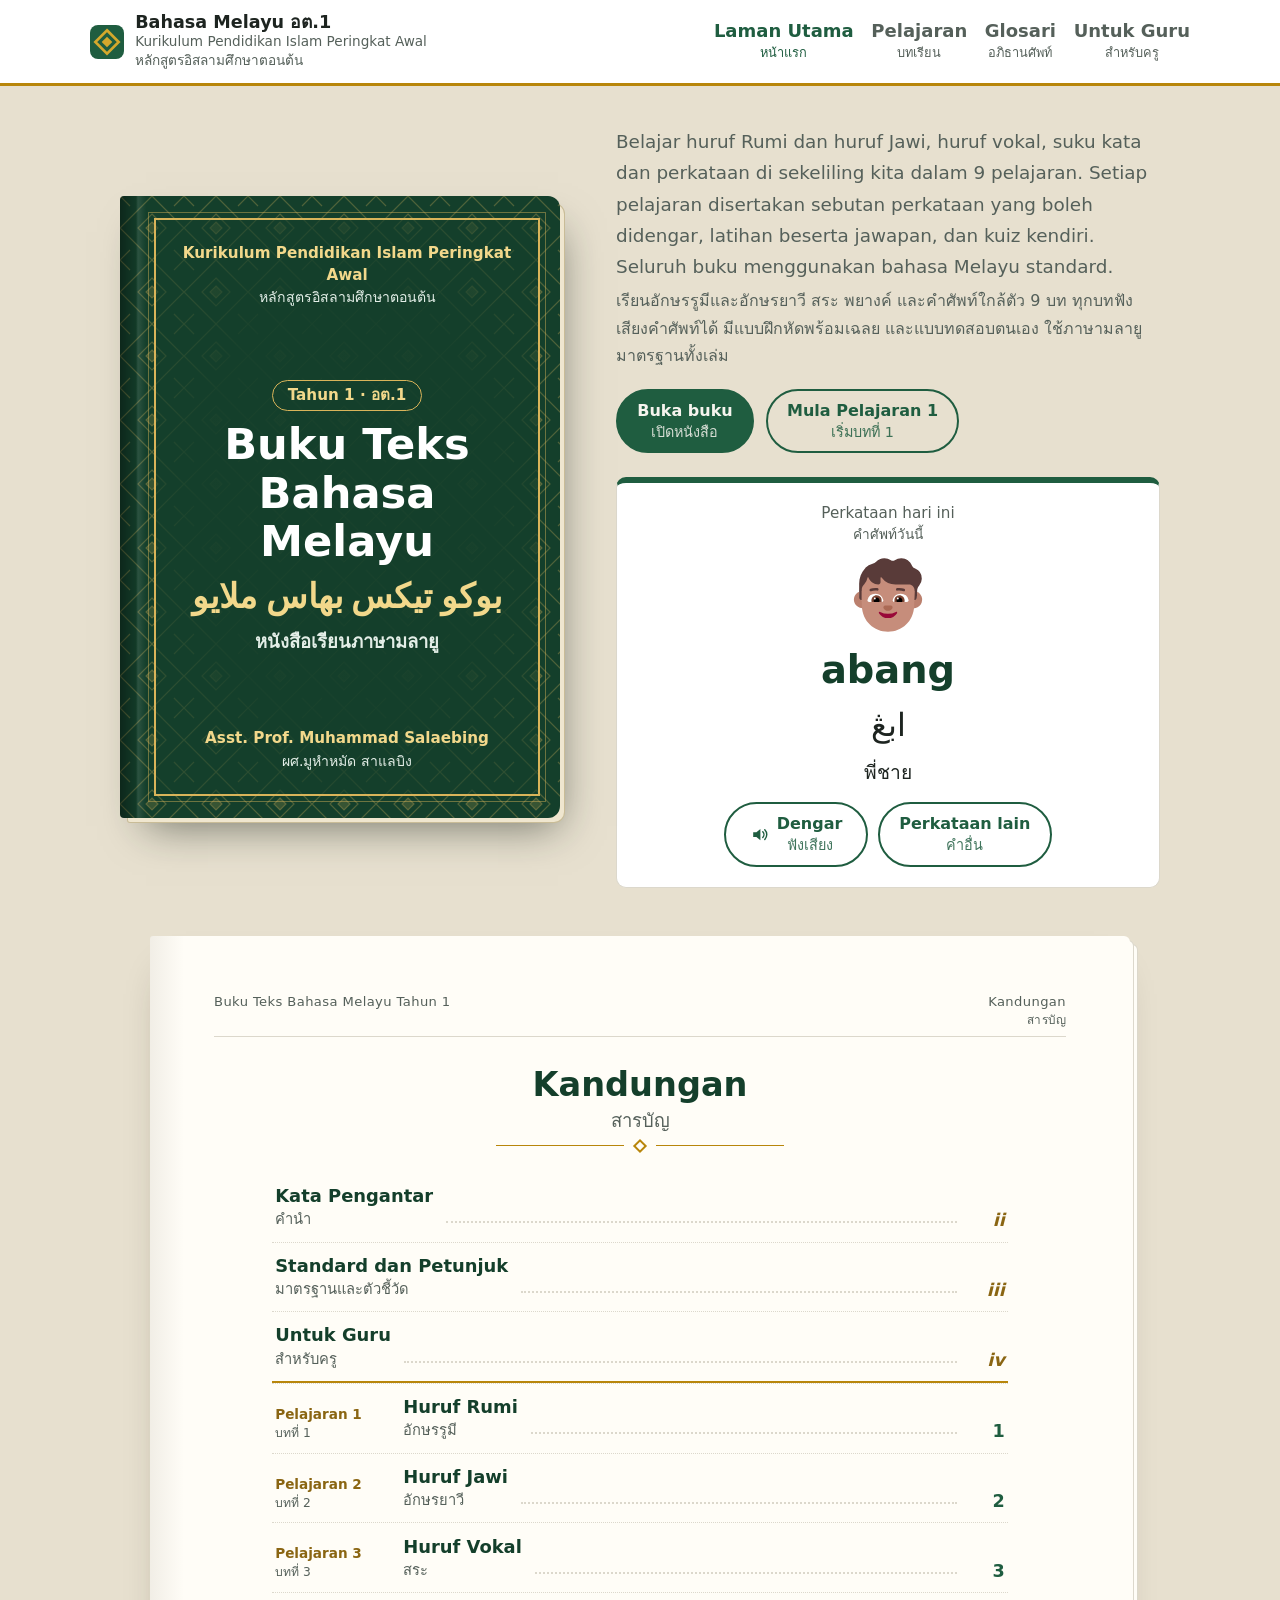
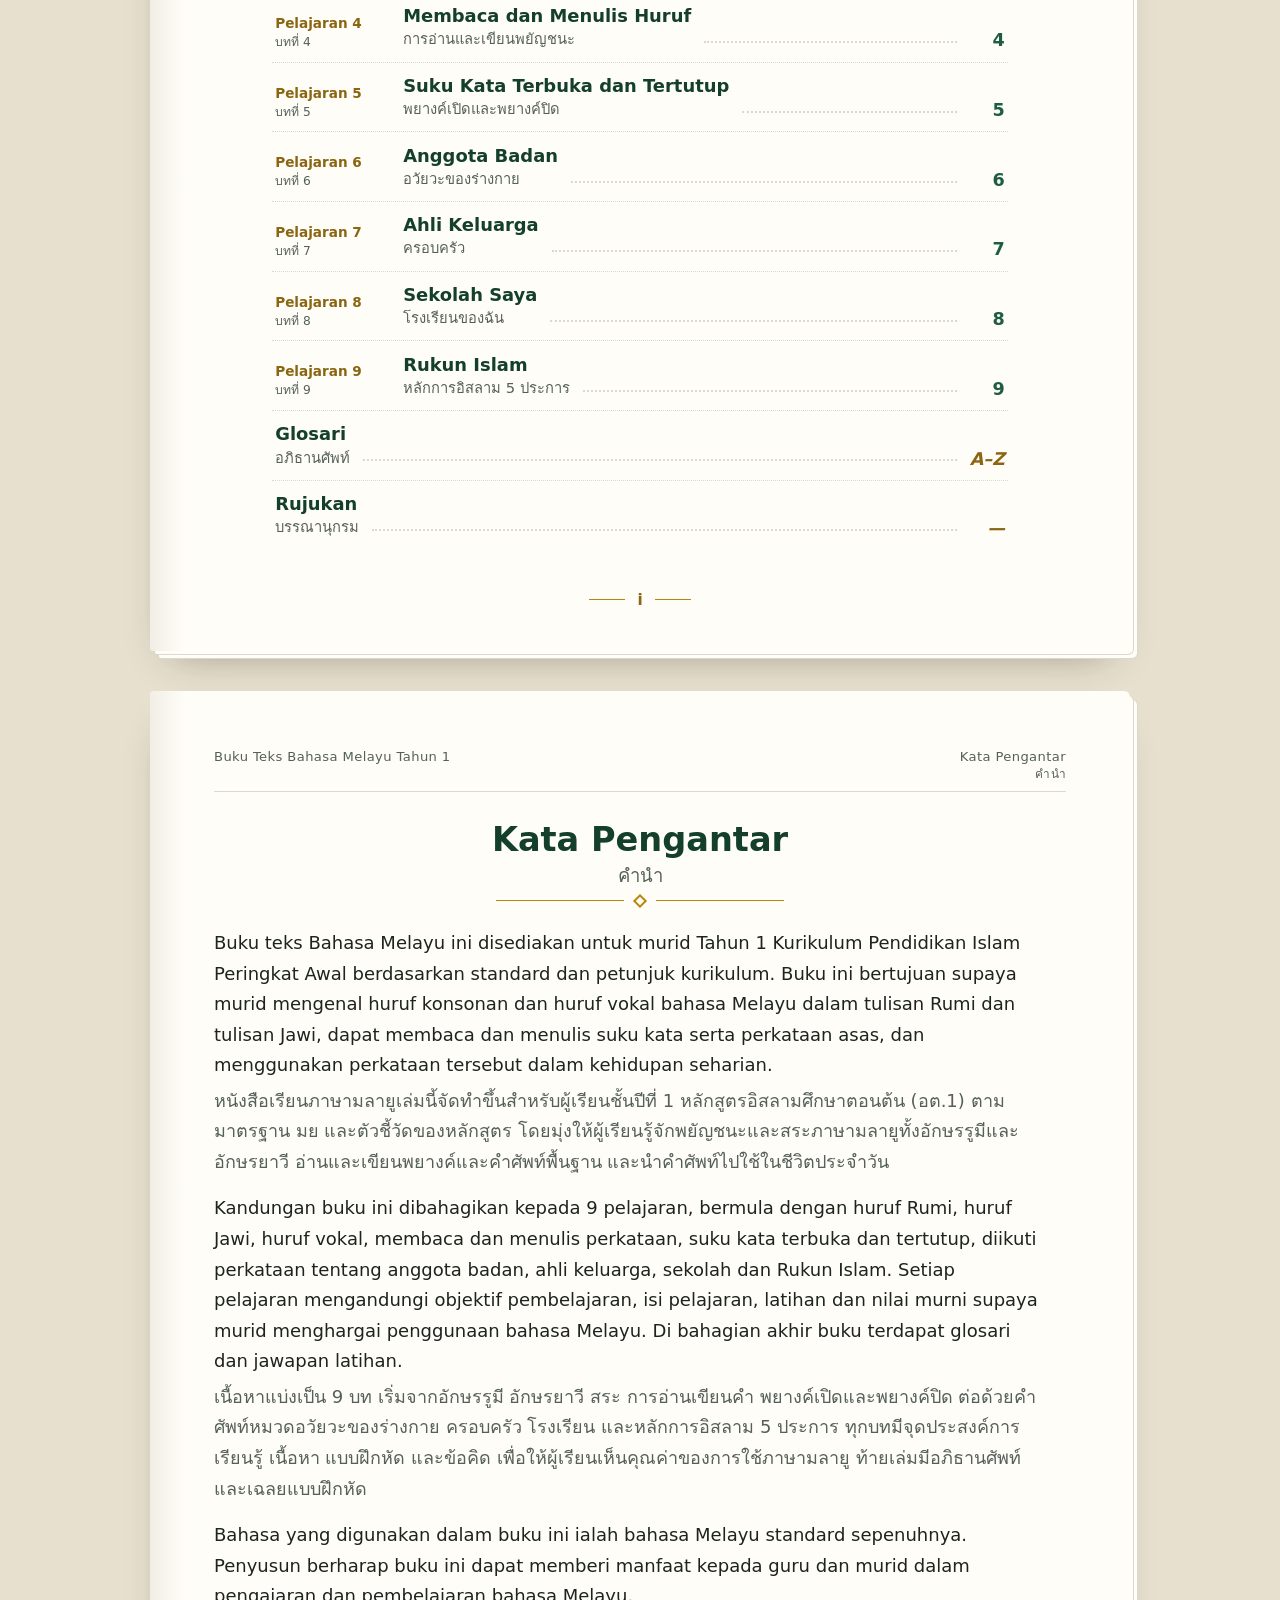
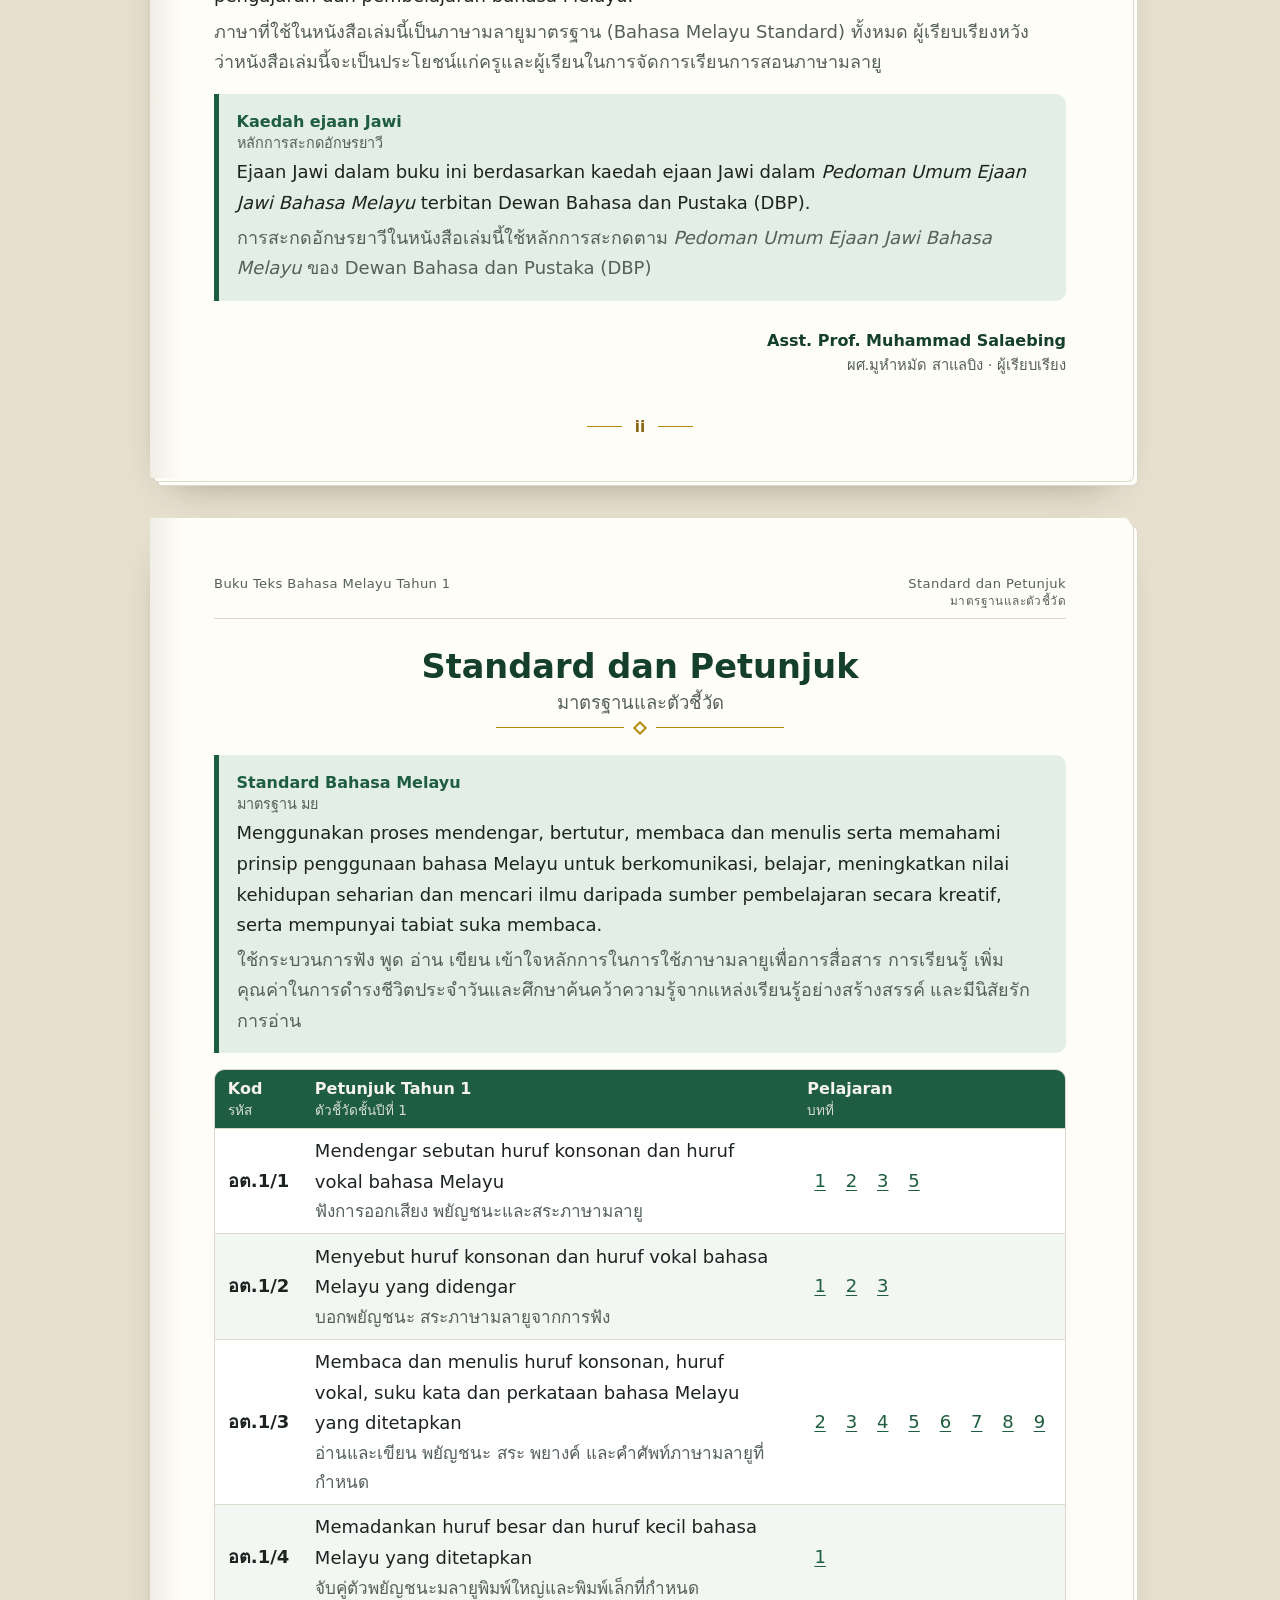
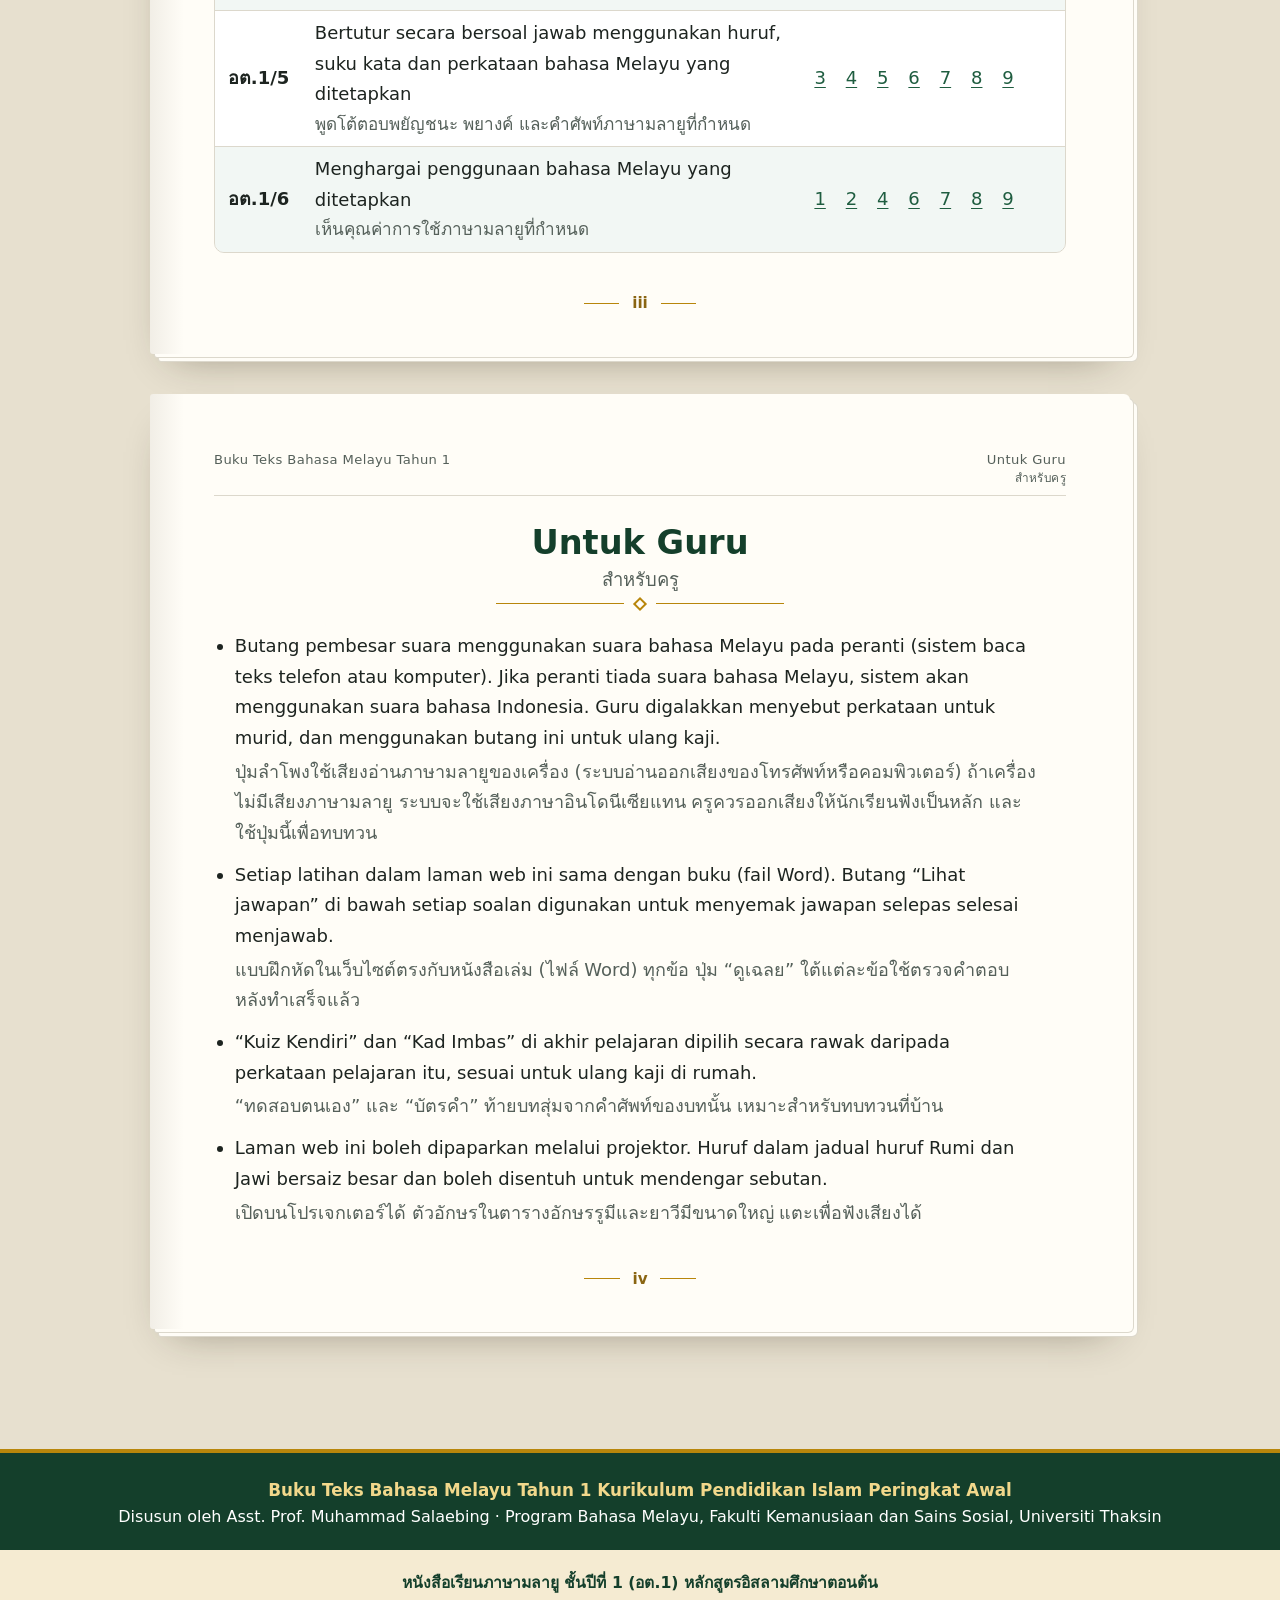
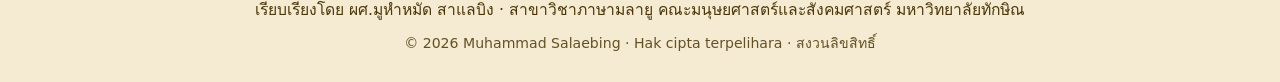
<file: index.html>
<!doctype html>
<html lang="th">
<head>
<meta charset="utf-8">
<meta name="viewport" content="width=device-width, initial-scale=1">
<meta http-equiv="Content-Security-Policy" content="default-src 'self'; script-src 'self' https://gc.zgo.at; style-src 'self' 'unsafe-inline' https://fonts.googleapis.com; font-src 'self' https://fonts.gstatic.com; img-src 'self' data: https://buku-bm-at1.goatcounter.com; connect-src 'self' https://buku-bm-at1.goatcounter.com; media-src 'self'; object-src 'none'; base-uri 'self'; form-action 'none'; upgrade-insecure-requests">
<meta name="referrer" content="strict-origin-when-cross-origin">
<title>Buku Teks Bahasa Melayu Tahun 1 · หนังสือเรียนภาษามลายู อต.1 — Kurikulum Pendidikan Islam Peringkat Awal · หลักสูตรอิสลามศึกษาตอนต้น</title>
<meta name="description" content="Buku teks Bahasa Melayu Tahun 1 dalam tulisan Rumi dan Jawi: 9 pelajaran, sebutan audio, latihan, kuiz dan PDF. หนังสือเรียนภาษามลายู ชั้นปีที่ 1 (อต.1) หลักสูตรอิสลามศึกษาตอนต้น อักษรรูมีและยาวี 9 บท พร้อมเสียงอ่าน แบบฝึกหัด แบบทดสอบ และ PDF">
<link rel="canonical" href="https://salaebing-bahasa.github.io/buku-bm-at1/">
<meta name="author" content="Muhammad Salaebing (ผศ.มูหำหมัด สาแลบิง)">
<meta property="og:type" content="website">
<meta property="og:site_name" content="Buku Teks Bahasa Melayu Tahun 1 · หนังสือเรียนภาษามลายู อต.1">
<meta property="og:title" content="Buku Teks Bahasa Melayu Tahun 1 · หนังสือเรียนภาษามลายู อต.1 — Kurikulum Pendidikan Islam Peringkat Awal · หลักสูตรอิสลามศึกษาตอนต้น">
<meta property="og:description" content="Buku teks Bahasa Melayu Tahun 1 dalam tulisan Rumi dan Jawi: 9 pelajaran, sebutan audio, latihan, kuiz dan PDF. หนังสือเรียนภาษามลายู ชั้นปีที่ 1 (อต.1) หลักสูตรอิสลามศึกษาตอนต้น อักษรรูมีและยาวี 9 บท พร้อมเสียงอ่าน แบบฝึกหัด แบบทดสอบ และ PDF">
<meta property="og:url" content="https://salaebing-bahasa.github.io/buku-bm-at1/">
<meta property="og:image" content="https://salaebing-bahasa.github.io/buku-bm-at1/assets/share.png">
<meta property="og:image:width" content="1200">
<meta property="og:image:height" content="630">
<meta property="og:locale" content="th_TH">
<meta property="og:locale:alternate" content="ms_MY">
<meta name="twitter:card" content="summary_large_image">
<script type="application/ld+json">{"@context":"https://schema.org","@type":"Book","name":"Buku Teks Bahasa Melayu Tahun 1","alternateName":"หนังสือเรียนภาษามลายู อต.1","url":"https://salaebing-bahasa.github.io/buku-bm-at1/","inLanguage":["ms","th"],"author":{"@type":"Person","name":"Muhammad Salaebing","alternateName":"ผศ.มูหำหมัด สาแลบิง","jobTitle":"Assistant Professor","affiliation":{"@type":"CollegeOrUniversity","name":"Thaksin University","alternateName":"มหาวิทยาลัยทักษิณ"}},"educationalLevel":"Tahun 1 (อต.1)","audience":{"@type":"EducationalAudience","educationalRole":"student"},"isAccessibleForFree":true,"description":"Buku teks Bahasa Melayu Tahun 1, Kurikulum Pendidikan Islam Peringkat Awal · หนังสือเรียนภาษามลายู ชั้นปีที่ 1 หลักสูตรอิสลามศึกษาตอนต้น","hasPart":[{"@type":"LearningResource","position":1,"name":"Huruf Rumi (อักษรรูมี)","url":"https://salaebing-bahasa.github.io/buku-bm-at1/pelajaran/01.html"},{"@type":"LearningResource","position":2,"name":"Huruf Jawi (อักษรยาวี)","url":"https://salaebing-bahasa.github.io/buku-bm-at1/pelajaran/02.html"},{"@type":"LearningResource","position":3,"name":"Huruf Vokal (สระ)","url":"https://salaebing-bahasa.github.io/buku-bm-at1/pelajaran/03.html"},{"@type":"LearningResource","position":4,"name":"Membaca dan Menulis Huruf (การอ่านและเขียนพยัญชนะ)","url":"https://salaebing-bahasa.github.io/buku-bm-at1/pelajaran/04.html"},{"@type":"LearningResource","position":5,"name":"Suku Kata Terbuka dan Tertutup (พยางค์เปิดและพยางค์ปิด)","url":"https://salaebing-bahasa.github.io/buku-bm-at1/pelajaran/05.html"},{"@type":"LearningResource","position":6,"name":"Anggota Badan (อวัยวะของร่างกาย)","url":"https://salaebing-bahasa.github.io/buku-bm-at1/pelajaran/06.html"},{"@type":"LearningResource","position":7,"name":"Ahli Keluarga (ครอบครัว)","url":"https://salaebing-bahasa.github.io/buku-bm-at1/pelajaran/07.html"},{"@type":"LearningResource","position":8,"name":"Sekolah Saya (โรงเรียนของฉัน)","url":"https://salaebing-bahasa.github.io/buku-bm-at1/pelajaran/08.html"},{"@type":"LearningResource","position":9,"name":"Rukun Islam (หลักการอิสลาม 5 ประการ)","url":"https://salaebing-bahasa.github.io/buku-bm-at1/pelajaran/09.html"}]}</script>
<link rel="preconnect" href="https://fonts.googleapis.com"><link rel="preconnect" href="https://fonts.gstatic.com" crossorigin><link href="https://fonts.googleapis.com/css2?family=Bai+Jamjuree:wght@500;600;700&family=Noto+Naskh+Arabic:wght@400;600&family=Sarabun:ital,wght@0,400;0,600;1,400&display=swap" rel="stylesheet">
<link rel="stylesheet" href="assets/style.css">
<link rel="icon" href="assets/favicon.svg" type="image/svg+xml">
</head>
<body>
<a class="skip" href="#isi"><span class="bi"><span lang="ms">Langkau ke kandungan</span><span class="tr">ข้ามไปยังเนื้อหา</span></span></a>
<header class="site-head">
  <a class="brand" href="index.html"><span class="mark" aria-hidden="true"></span><span>Bahasa Melayu อต.1<small lang="ms">Kurikulum Pendidikan Islam Peringkat Awal</small><small>หลักสูตรอิสลามศึกษาตอนต้น</small></span></a>
  <nav aria-label="Menu utama · เมนูหลัก"><a href="index.html" aria-current="page"><span lang="ms">Laman Utama</span><small>หน้าแรก</small></a><a href="index.html#pelajaran"><span lang="ms">Pelajaran</span><small>บทเรียน</small></a><a href="glosari.html"><span lang="ms">Glosari</span><small>อภิธานศัพท์</small></a><a href="index.html#guru"><span lang="ms">Untuk Guru</span><small>สำหรับครู</small></a></nav>
</header>
<main id="isi">

<section class="cover-wrap">
  <div class="cover">
    <div class="cv-frame">
      <p class="cv-top"><span lang="ms">Kurikulum Pendidikan Islam Peringkat Awal</span><span class="cv-th">หลักสูตรอิสลามศึกษาตอนต้น</span></p>
      <div class="cv-mid">
        <p class="cv-year"><span lang="ms">Tahun 1</span> · อต.1</p>
        <h1><span lang="ms">Buku Teks<br>Bahasa Melayu</span></h1>
        <p class="cv-jw" lang="ms-Arab" dir="rtl">بوکو تيکس بهاس ملايو</p>
        <p class="cv-th-title">หนังสือเรียนภาษามลายู</p>
      </div>
      <p class="cv-author"><span lang="ms">Asst. Prof. Muhammad Salaebing</span><span class="cv-th">ผศ.มูหำหมัด สาแลบิง</span></p>
    </div>
  </div>
  <div class="cover-side">
    <div class="dw lede"><p lang="ms">Belajar huruf Rumi dan huruf Jawi, huruf vokal, suku kata dan perkataan di sekeliling kita dalam 9 pelajaran. Setiap pelajaran disertakan sebutan perkataan yang boleh didengar, latihan beserta jawapan, dan kuiz kendiri. Seluruh buku menggunakan bahasa Melayu standard.</p><p class="tr">เรียนอักษรรูมีและอักษรยาวี สระ พยางค์ และคำศัพท์ใกล้ตัว 9 บท ทุกบทฟังเสียงคำศัพท์ได้ มีแบบฝึกหัดพร้อมเฉลย และแบบทดสอบตนเอง ใช้ภาษามลายูมาตรฐานทั้งเล่ม</p></div>
    <div class="actions"><a class="btn" href="#pelajaran"><span class="bi"><span lang="ms">Buka buku</span><span class="tr">เปิดหนังสือ</span></span></a><a class="btn-ghost" href="pelajaran/01.html"><span class="bi"><span lang="ms">Mula Pelajaran 1</span><span class="tr">เริ่มบทที่ 1</span></span></a></div>
    <figure class="word" aria-live="polite">
      <p class="word-label"><span class="bi"><span lang="ms">Perkataan hari ini</span><span class="tr">คำศัพท์วันนี้</span></span></p>
      <img class="w-pic" id="w-pic" src="" alt="" width="84" height="84" hidden>
      <p class="w-ms" id="w-ms">—</p>
      <p class="w-jw jw" id="w-jw" lang="ms-Arab" dir="rtl"></p>
      <p class="w-th" id="w-th"></p>
      <div class="word-foot"><button type="button" class="btn-ghost" id="w-say"><svg viewBox="0 0 24 24" aria-hidden="true"><path d="M4 9h4l5-4v14l-5-4H4z" fill="currentColor"/><path d="M16 8.5a5 5 0 0 1 0 7M18.5 6a8.5 8.5 0 0 1 0 12" fill="none" stroke="currentColor" stroke-width="1.8" stroke-linecap="round"/></svg><span><span class="bi"><span lang="ms">Dengar</span><span class="tr">ฟังเสียง</span></span></span></button><button type="button" class="btn-ghost" id="w-next"><span class="bi"><span lang="ms">Perkataan lain</span><span class="tr">คำอื่น</span></span></button></div>
    </figure>
  </div>
  <script type="application/json" id="words">[{"ms":"abang","jw":"ابڠ","th":"พี่ชาย","img":"abang","unit":7},{"ms":"adik","jw":"اديق","th":"น้อง","img":"adik","unit":7},{"ms":"ayah","jw":"ايه","th":"พ่อ","img":"ayah","unit":7},{"ms":"azan","jw":"اذان","th":"การอะซาน (เรียกละหมาด)","unit":4},{"ms":"beg","jw":"بيݢ","th":"กระเป๋า","img":"beg","unit":8},{"ms":"bermula dengan","th":"ขึ้นต้นด้วย","unit":4},{"ms":"buku","jw":"بوکو","th":"หนังสือ","unit":4},{"ms":"dahi","jw":"داهي","th":"หน้าผาก","unit":5},{"ms":"datuk","jw":"داتوق","th":"ปู่ ตา","img":"datuk","unit":7},{"ms":"doa","jw":"دعا","th":"ดุอาอ์ คำขอพร","unit":4},{"ms":"gigi","jw":"ݢيݢي","th":"ฟัน","unit":5},{"ms":"guru / cikgu","jw":"ݢورو / چيقݢو","th":"ครู","img":"guru","unit":8},{"ms":"haji","jw":"حاجي","th":"ฮัจญ์","unit":9},{"ms":"hidung","jw":"هيدوڠ","th":"จมูก","unit":5},{"ms":"ibu","jw":"ايبو","th":"แม่","img":"ibu","unit":7},{"ms":"Islam","jw":"اسلام","th":"ศาสนาอิสลาม","unit":4},{"ms":"jari","jw":"جاري","th":"นิ้ว","img":"jari","unit":6},{"ms":"Kaabah","jw":"کعبه","th":"กะอ์บะฮ์","unit":4},{"ms":"kakak","jw":"کاکق","th":"พี่สาว","img":"kakak","unit":7},{"ms":"kaki","jw":"کاکي","th":"เท้า ขา","unit":5},{"ms":"kelas","jw":"کلس","th":"ห้องเรียน ชั้นเรียน","img":"kelas","unit":8},{"ms":"keluarga","jw":"کلوارݢ","th":"ครอบครัว","img":"keluarga","unit":7},{"ms":"kepala","jw":"کڤالا","th":"ศีรษะ หัว","img":"kepala","unit":6},{"ms":"kerusi","jw":"کروسي","th":"เก้าอี้","img":"kerusi","unit":8},{"ms":"lima","jw":"ليما","th":"ห้า","unit":9},{"ms":"masjid","jw":"مسجد","th":"มัสยิด","unit":4},{"ms":"mata","jw":"مات","th":"ตา","unit":5},{"ms":"meja","jw":"ميجا","th":"โต๊ะ","img":"meja","unit":8},{"ms":"mulut","jw":"مولوت","th":"ปาก","unit":5},{"ms":"murid","jw":"موريد","th":"นักเรียน","img":"murid","unit":8},{"ms":"nabi","jw":"نبي","th":"นบี ศาสนทูต","unit":4},{"ms":"nenek","jw":"نينيق","th":"ย่า ยาย","img":"nenek","unit":7},{"ms":"pensel","jw":"ڤينسيل","th":"ดินสอ","img":"pensel","unit":8},{"ms":"perut","jw":"ڤروت","th":"ท้อง","unit":5},{"ms":"puasa","jw":"ڤواس","th":"การถือศีลอด","unit":9},{"ms":"Quran","jw":"قرءان","th":"อัลกุรอาน","unit":4},{"ms":"rambut","jw":"رمبوت","th":"ผม","unit":5},{"ms":"rukun","jw":"رکون","th":"หลักการ","unit":9},{"ms":"saya","jw":"ساي","th":"ฉัน ผม หนู","unit":7},{"ms":"sekolah","jw":"سکوله","th":"โรงเรียน","img":"sekolah","unit":8},{"ms":"solat","jw":"صلاة","th":"การละหมาด","unit":4},{"ms":"syahadah","jw":"شهادة","th":"การปฏิญาณตน","unit":9},{"ms":"tangan","jw":"تاڠن","th":"มือ","unit":5},{"ms":"telinga","jw":"تليڠا","th":"หู","img":"telinga","unit":6},{"ms":"wuduk","jw":"وضوء","th":"การอาบน้ำละหมาด","unit":4},{"ms":"zakat","jw":"زکاة","th":"ซะกาต","unit":4}]</script>
</section>

<article class="sheet" id="pelajaran">
  <p class="running" aria-hidden="true"><span lang="ms">Buku Teks Bahasa Melayu Tahun 1</span><span><span class="bi"><span lang="ms">Kandungan</span><span class="tr">สารบัญ</span></span></span></p>
  <h2 class="sheet-title"><span lang="ms">Kandungan</span><span class="h-th">สารบัญ</span></h2>
  <p class="orn" aria-hidden="true"><span></span></p>
  <ol class="toc"><li class="toc-front"><a href="#pengenalan"><span class="toc-t"><span lang="ms">Kata Pengantar</span><small>คำนำ</small></span><span class="toc-dots"></span><span class="toc-pg">ii</span></a></li><li class="toc-front"><a href="#standard"><span class="toc-t"><span lang="ms">Standard dan Petunjuk</span><small>มาตรฐานและตัวชี้วัด</small></span><span class="toc-dots"></span><span class="toc-pg">iii</span></a></li><li class="toc-front"><a href="#guru"><span class="toc-t"><span lang="ms">Untuk Guru</span><small>สำหรับครู</small></span><span class="toc-dots"></span><span class="toc-pg">iv</span></a></li><li><a href="pelajaran/01.html"><span class="toc-k"><span class="bi"><span lang="ms">Pelajaran 1</span><span class="tr">บทที่ 1</span></span></span><span class="toc-t">Huruf Rumi<small>อักษรรูมี</small></span><span class="toc-dots"></span><span class="toc-pg">1</span></a></li><li><a href="pelajaran/02.html"><span class="toc-k"><span class="bi"><span lang="ms">Pelajaran 2</span><span class="tr">บทที่ 2</span></span></span><span class="toc-t">Huruf Jawi<small>อักษรยาวี</small></span><span class="toc-dots"></span><span class="toc-pg">2</span></a></li><li><a href="pelajaran/03.html"><span class="toc-k"><span class="bi"><span lang="ms">Pelajaran 3</span><span class="tr">บทที่ 3</span></span></span><span class="toc-t">Huruf Vokal<small>สระ</small></span><span class="toc-dots"></span><span class="toc-pg">3</span></a></li><li><a href="pelajaran/04.html"><span class="toc-k"><span class="bi"><span lang="ms">Pelajaran 4</span><span class="tr">บทที่ 4</span></span></span><span class="toc-t">Membaca dan Menulis Huruf<small>การอ่านและเขียนพยัญชนะ</small></span><span class="toc-dots"></span><span class="toc-pg">4</span></a></li><li><a href="pelajaran/05.html"><span class="toc-k"><span class="bi"><span lang="ms">Pelajaran 5</span><span class="tr">บทที่ 5</span></span></span><span class="toc-t">Suku Kata Terbuka dan Tertutup<small>พยางค์เปิดและพยางค์ปิด</small></span><span class="toc-dots"></span><span class="toc-pg">5</span></a></li><li><a href="pelajaran/06.html"><span class="toc-k"><span class="bi"><span lang="ms">Pelajaran 6</span><span class="tr">บทที่ 6</span></span></span><span class="toc-t">Anggota Badan<small>อวัยวะของร่างกาย</small></span><span class="toc-dots"></span><span class="toc-pg">6</span></a></li><li><a href="pelajaran/07.html"><span class="toc-k"><span class="bi"><span lang="ms">Pelajaran 7</span><span class="tr">บทที่ 7</span></span></span><span class="toc-t">Ahli Keluarga<small>ครอบครัว</small></span><span class="toc-dots"></span><span class="toc-pg">7</span></a></li><li><a href="pelajaran/08.html"><span class="toc-k"><span class="bi"><span lang="ms">Pelajaran 8</span><span class="tr">บทที่ 8</span></span></span><span class="toc-t">Sekolah Saya<small>โรงเรียนของฉัน</small></span><span class="toc-dots"></span><span class="toc-pg">8</span></a></li><li><a href="pelajaran/09.html"><span class="toc-k"><span class="bi"><span lang="ms">Pelajaran 9</span><span class="tr">บทที่ 9</span></span></span><span class="toc-t">Rukun Islam<small>หลักการอิสลาม 5 ประการ</small></span><span class="toc-dots"></span><span class="toc-pg">9</span></a></li><li class="toc-front"><a href="glosari.html"><span class="toc-t"><span lang="ms">Glosari</span><small>อภิธานศัพท์</small></span><span class="toc-dots"></span><span class="toc-pg">A–Z</span></a></li><li class="toc-front"><a href="rujukan.html"><span class="toc-t"><span lang="ms">Rujukan</span><small>บรรณานุกรม</small></span><span class="toc-dots"></span><span class="toc-pg">—</span></a></li></ol>
  <p class="folio" aria-hidden="true"><span>i</span></p>
</article>

<article class="sheet" id="pengenalan">
  <p class="running" aria-hidden="true"><span lang="ms">Buku Teks Bahasa Melayu Tahun 1</span><span><span class="bi"><span lang="ms">Kata Pengantar</span><span class="tr">คำนำ</span></span></span></p>
  <h2 class="sheet-title"><span lang="ms">Kata Pengantar</span><span class="h-th">คำนำ</span></h2>
  <p class="orn" aria-hidden="true"><span></span></p>
  <div class="dw prose"><p lang="ms">Buku teks Bahasa Melayu ini disediakan untuk murid Tahun 1 Kurikulum Pendidikan Islam Peringkat Awal berdasarkan standard dan petunjuk kurikulum. Buku ini bertujuan supaya murid mengenal huruf konsonan dan huruf vokal bahasa Melayu dalam tulisan Rumi dan tulisan Jawi, dapat membaca dan menulis suku kata serta perkataan asas, dan menggunakan perkataan tersebut dalam kehidupan seharian.</p><p class="tr">หนังสือเรียนภาษามลายูเล่มนี้จัดทำขึ้นสำหรับผู้เรียนชั้นปีที่ 1 หลักสูตรอิสลามศึกษาตอนต้น (อต.1) ตามมาตรฐาน มย และตัวชี้วัดของหลักสูตร โดยมุ่งให้ผู้เรียนรู้จักพยัญชนะและสระภาษามลายูทั้งอักษรรูมีและอักษรยาวี อ่านและเขียนพยางค์และคำศัพท์พื้นฐาน และนำคำศัพท์ไปใช้ในชีวิตประจำวัน</p></div><div class="dw prose"><p lang="ms">Kandungan buku ini dibahagikan kepada 9 pelajaran, bermula dengan huruf Rumi, huruf Jawi, huruf vokal, membaca dan menulis perkataan, suku kata terbuka dan tertutup, diikuti perkataan tentang anggota badan, ahli keluarga, sekolah dan Rukun Islam. Setiap pelajaran mengandungi objektif pembelajaran, isi pelajaran, latihan dan nilai murni supaya murid menghargai penggunaan bahasa Melayu. Di bahagian akhir buku terdapat glosari dan jawapan latihan.</p><p class="tr">เนื้อหาแบ่งเป็น 9 บท เริ่มจากอักษรรูมี อักษรยาวี สระ การอ่านเขียนคำ พยางค์เปิดและพยางค์ปิด ต่อด้วยคำศัพท์หมวดอวัยวะของร่างกาย ครอบครัว โรงเรียน และหลักการอิสลาม 5 ประการ ทุกบทมีจุดประสงค์การเรียนรู้ เนื้อหา แบบฝึกหัด และข้อคิด เพื่อให้ผู้เรียนเห็นคุณค่าของการใช้ภาษามลายู ท้ายเล่มมีอภิธานศัพท์และเฉลยแบบฝึกหัด</p></div><div class="dw prose"><p lang="ms">Bahasa yang digunakan dalam buku ini ialah bahasa Melayu standard sepenuhnya. Penyusun berharap buku ini dapat memberi manfaat kepada guru dan murid dalam pengajaran dan pembelajaran bahasa Melayu.</p><p class="tr">ภาษาที่ใช้ในหนังสือเล่มนี้เป็นภาษามลายูมาตรฐาน (Bahasa Melayu Standard) ทั้งหมด ผู้เรียบเรียงหวังว่าหนังสือเล่มนี้จะเป็นประโยชน์แก่ครูและผู้เรียนในการจัดการเรียนการสอนภาษามลายู</p></div>
  <aside class="box ejaan"><p class="box-t"><span class="bi"><span lang="ms">Kaedah ejaan Jawi</span><span class="tr">หลักการสะกดอักษรยาวี</span></span></p><p lang="ms">Ejaan Jawi dalam buku ini berdasarkan kaedah ejaan Jawi dalam <em>Pedoman Umum Ejaan Jawi Bahasa Melayu</em> terbitan Dewan Bahasa dan Pustaka (DBP).</p><p class="tr">การสะกดอักษรยาวีในหนังสือเล่มนี้ใช้หลักการสะกดตาม <em>Pedoman Umum Ejaan Jawi Bahasa Melayu</em> ของ Dewan Bahasa dan Pustaka (DBP)</p></aside>
  <p class="sign"><span lang="ms">Asst. Prof. Muhammad Salaebing</span><span class="tr">ผศ.มูหำหมัด สาแลบิง · ผู้เรียบเรียง</span></p>
  <p class="folio" aria-hidden="true"><span>ii</span></p>
</article>

<article class="sheet" id="standard">
  <p class="running" aria-hidden="true"><span lang="ms">Buku Teks Bahasa Melayu Tahun 1</span><span><span class="bi"><span lang="ms">Standard dan Petunjuk</span><span class="tr">มาตรฐานและตัวชี้วัด</span></span></span></p>
  <h2 class="sheet-title"><span lang="ms">Standard dan Petunjuk</span><span class="h-th">มาตรฐานและตัวชี้วัด</span></h2>
  <p class="orn" aria-hidden="true"><span></span></p>
  <aside class="box"><p class="box-t"><span class="bi"><span lang="ms">Standard Bahasa Melayu</span><span class="tr">มาตรฐาน มย</span></span></p><p lang="ms">Menggunakan proses mendengar, bertutur, membaca dan menulis serta memahami prinsip penggunaan bahasa Melayu untuk berkomunikasi, belajar, meningkatkan nilai kehidupan seharian dan mencari ilmu daripada sumber pembelajaran secara kreatif, serta mempunyai tabiat suka membaca.</p><p class="tr">ใช้กระบวนการฟัง พูด อ่าน เขียน เข้าใจหลักการในการใช้ภาษามลายูเพื่อการสื่อสาร การเรียนรู้ เพิ่มคุณค่าในการดำรงชีวิตประจำวันและศึกษาค้นคว้าความรู้จากแหล่งเรียนรู้อย่างสร้างสรรค์ และมีนิสัยรักการอ่าน</p></aside>
  <div class="tbl"><table class="map"><thead><tr><th><span class="bi"><span lang="ms">Kod</span><span class="tr">รหัส</span></span></th><th><span class="bi"><span lang="ms">Petunjuk Tahun 1</span><span class="tr">ตัวชี้วัดชั้นปีที่ 1</span></span></th><th><span class="bi"><span lang="ms">Pelajaran</span><span class="tr">บทที่</span></span></th></tr></thead><tbody><tr><td class="code">อต.1/1</td><td><span lang="ms">Mendengar sebutan huruf konsonan dan huruf vokal bahasa Melayu</span><span class="td-th">ฟังการออกเสียง พยัญชนะและสระภาษามลายู</span></td><td><a href="pelajaran/01.html">1</a> <a href="pelajaran/02.html">2</a> <a href="pelajaran/03.html">3</a> <a href="pelajaran/05.html">5</a></td></tr><tr><td class="code">อต.1/2</td><td><span lang="ms">Menyebut huruf konsonan dan huruf vokal bahasa Melayu yang didengar</span><span class="td-th">บอกพยัญชนะ สระภาษามลายูจากการฟัง</span></td><td><a href="pelajaran/01.html">1</a> <a href="pelajaran/02.html">2</a> <a href="pelajaran/03.html">3</a></td></tr><tr><td class="code">อต.1/3</td><td><span lang="ms">Membaca dan menulis huruf konsonan, huruf vokal, suku kata dan perkataan bahasa Melayu yang ditetapkan</span><span class="td-th">อ่านและเขียน พยัญชนะ สระ พยางค์ และคำศัพท์ภาษามลายูที่กำหนด</span></td><td><a href="pelajaran/02.html">2</a> <a href="pelajaran/03.html">3</a> <a href="pelajaran/04.html">4</a> <a href="pelajaran/05.html">5</a> <a href="pelajaran/06.html">6</a> <a href="pelajaran/07.html">7</a> <a href="pelajaran/08.html">8</a> <a href="pelajaran/09.html">9</a></td></tr><tr><td class="code">อต.1/4</td><td><span lang="ms">Memadankan huruf besar dan huruf kecil bahasa Melayu yang ditetapkan</span><span class="td-th">จับคู่ตัวพยัญชนะมลายูพิมพ์ใหญ่และพิมพ์เล็กที่กำหนด</span></td><td><a href="pelajaran/01.html">1</a></td></tr><tr><td class="code">อต.1/5</td><td><span lang="ms">Bertutur secara bersoal jawab menggunakan huruf, suku kata dan perkataan bahasa Melayu yang ditetapkan</span><span class="td-th">พูดโต้ตอบพยัญชนะ พยางค์ และคำศัพท์ภาษามลายูที่กำหนด</span></td><td><a href="pelajaran/03.html">3</a> <a href="pelajaran/04.html">4</a> <a href="pelajaran/05.html">5</a> <a href="pelajaran/06.html">6</a> <a href="pelajaran/07.html">7</a> <a href="pelajaran/08.html">8</a> <a href="pelajaran/09.html">9</a></td></tr><tr><td class="code">อต.1/6</td><td><span lang="ms">Menghargai penggunaan bahasa Melayu yang ditetapkan</span><span class="td-th">เห็นคุณค่าการใช้ภาษามลายูที่กำหนด</span></td><td><a href="pelajaran/01.html">1</a> <a href="pelajaran/02.html">2</a> <a href="pelajaran/04.html">4</a> <a href="pelajaran/06.html">6</a> <a href="pelajaran/07.html">7</a> <a href="pelajaran/08.html">8</a> <a href="pelajaran/09.html">9</a></td></tr></tbody></table></div>
  <p class="folio" aria-hidden="true"><span>iii</span></p>
</article>

<article class="sheet" id="guru">
  <p class="running" aria-hidden="true"><span lang="ms">Buku Teks Bahasa Melayu Tahun 1</span><span><span class="bi"><span lang="ms">Untuk Guru</span><span class="tr">สำหรับครู</span></span></span></p>
  <h2 class="sheet-title"><span lang="ms">Untuk Guru</span><span class="h-th">สำหรับครู</span></h2>
  <p class="orn" aria-hidden="true"><span></span></p>
  <ul class="bul prose guru">
    <li><p lang="ms">Butang pembesar suara menggunakan suara bahasa Melayu pada peranti (sistem baca teks telefon atau komputer). Jika peranti tiada suara bahasa Melayu, sistem akan menggunakan suara bahasa Indonesia. Guru digalakkan menyebut perkataan untuk murid, dan menggunakan butang ini untuk ulang kaji.</p><p class="tr">ปุ่มลำโพงใช้เสียงอ่านภาษามลายูของเครื่อง (ระบบอ่านออกเสียงของโทรศัพท์หรือคอมพิวเตอร์) ถ้าเครื่องไม่มีเสียงภาษามลายู ระบบจะใช้เสียงภาษาอินโดนีเซียแทน ครูควรออกเสียงให้นักเรียนฟังเป็นหลัก และใช้ปุ่มนี้เพื่อทบทวน</p></li>
    <li><p lang="ms">Setiap latihan dalam laman web ini sama dengan buku (fail Word). Butang “Lihat jawapan” di bawah setiap soalan digunakan untuk menyemak jawapan selepas selesai menjawab.</p><p class="tr">แบบฝึกหัดในเว็บไซต์ตรงกับหนังสือเล่ม (ไฟล์ Word) ทุกข้อ ปุ่ม “ดูเฉลย” ใต้แต่ละข้อใช้ตรวจคำตอบหลังทำเสร็จแล้ว</p></li>
    <li><p lang="ms">“Kuiz Kendiri” dan “Kad Imbas” di akhir pelajaran dipilih secara rawak daripada perkataan pelajaran itu, sesuai untuk ulang kaji di rumah.</p><p class="tr">“ทดสอบตนเอง” และ “บัตรคำ” ท้ายบทสุ่มจากคำศัพท์ของบทนั้น เหมาะสำหรับทบทวนที่บ้าน</p></li>
    <li><p lang="ms">Laman web ini boleh dipaparkan melalui projektor. Huruf dalam jadual huruf Rumi dan Jawi bersaiz besar dan boleh disentuh untuk mendengar sebutan.</p><p class="tr">เปิดบนโปรเจกเตอร์ได้ ตัวอักษรในตารางอักษรรูมีและยาวีมีขนาดใหญ่ แตะเพื่อฟังเสียงได้</p></li>
  </ul>
  <p class="folio" aria-hidden="true"><span>iv</span></p>
</article>
</main>
<footer class="site-foot">
  <div class="foot-ms" lang="ms">
    <p>Buku Teks Bahasa Melayu Tahun 1 Kurikulum Pendidikan Islam Peringkat Awal</p>
    <p>Disusun oleh Asst. Prof. Muhammad Salaebing · Program Bahasa Melayu, Fakulti Kemanusiaan dan Sains Sosial, Universiti Thaksin</p>
  </div>
  <div class="foot-th">
    <p>หนังสือเรียนภาษามลายู ชั้นปีที่ 1 (อต.1) หลักสูตรอิสลามศึกษาตอนต้น</p>
    <p>เรียบเรียงโดย ผศ.มูหำหมัด สาแลบิง · สาขาวิชาภาษามลายู คณะมนุษยศาสตร์และสังคมศาสตร์ มหาวิทยาลัยทักษิณ</p>
    <p class="copy">© 2026 Muhammad Salaebing · <span lang="ms">Hak cipta terpelihara</span> · สงวนลิขสิทธิ์</p>
  </div>
</footer>
<script src="assets/app.js"></script>
<script data-goatcounter="https://buku-bm-at1.goatcounter.com/count" async src="https://gc.zgo.at/count.js"></script>
</body>
</html>
</file>
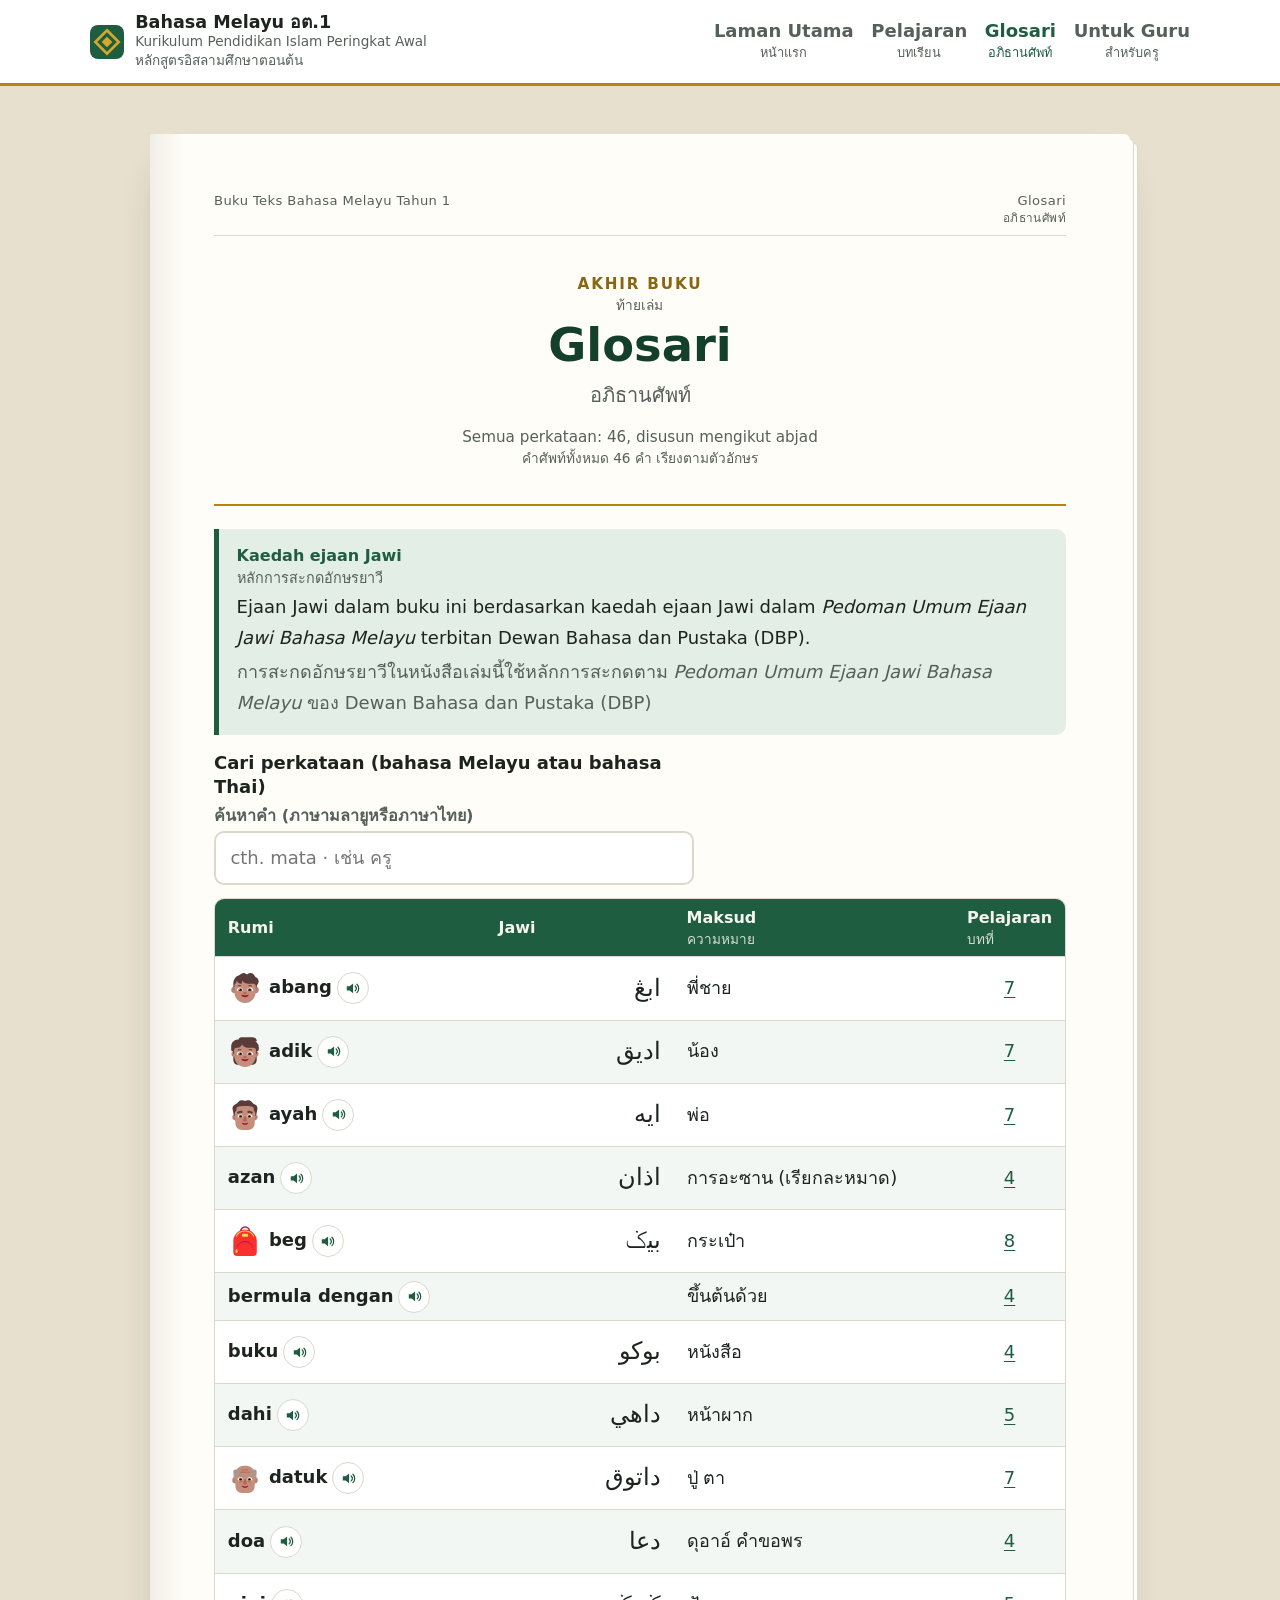
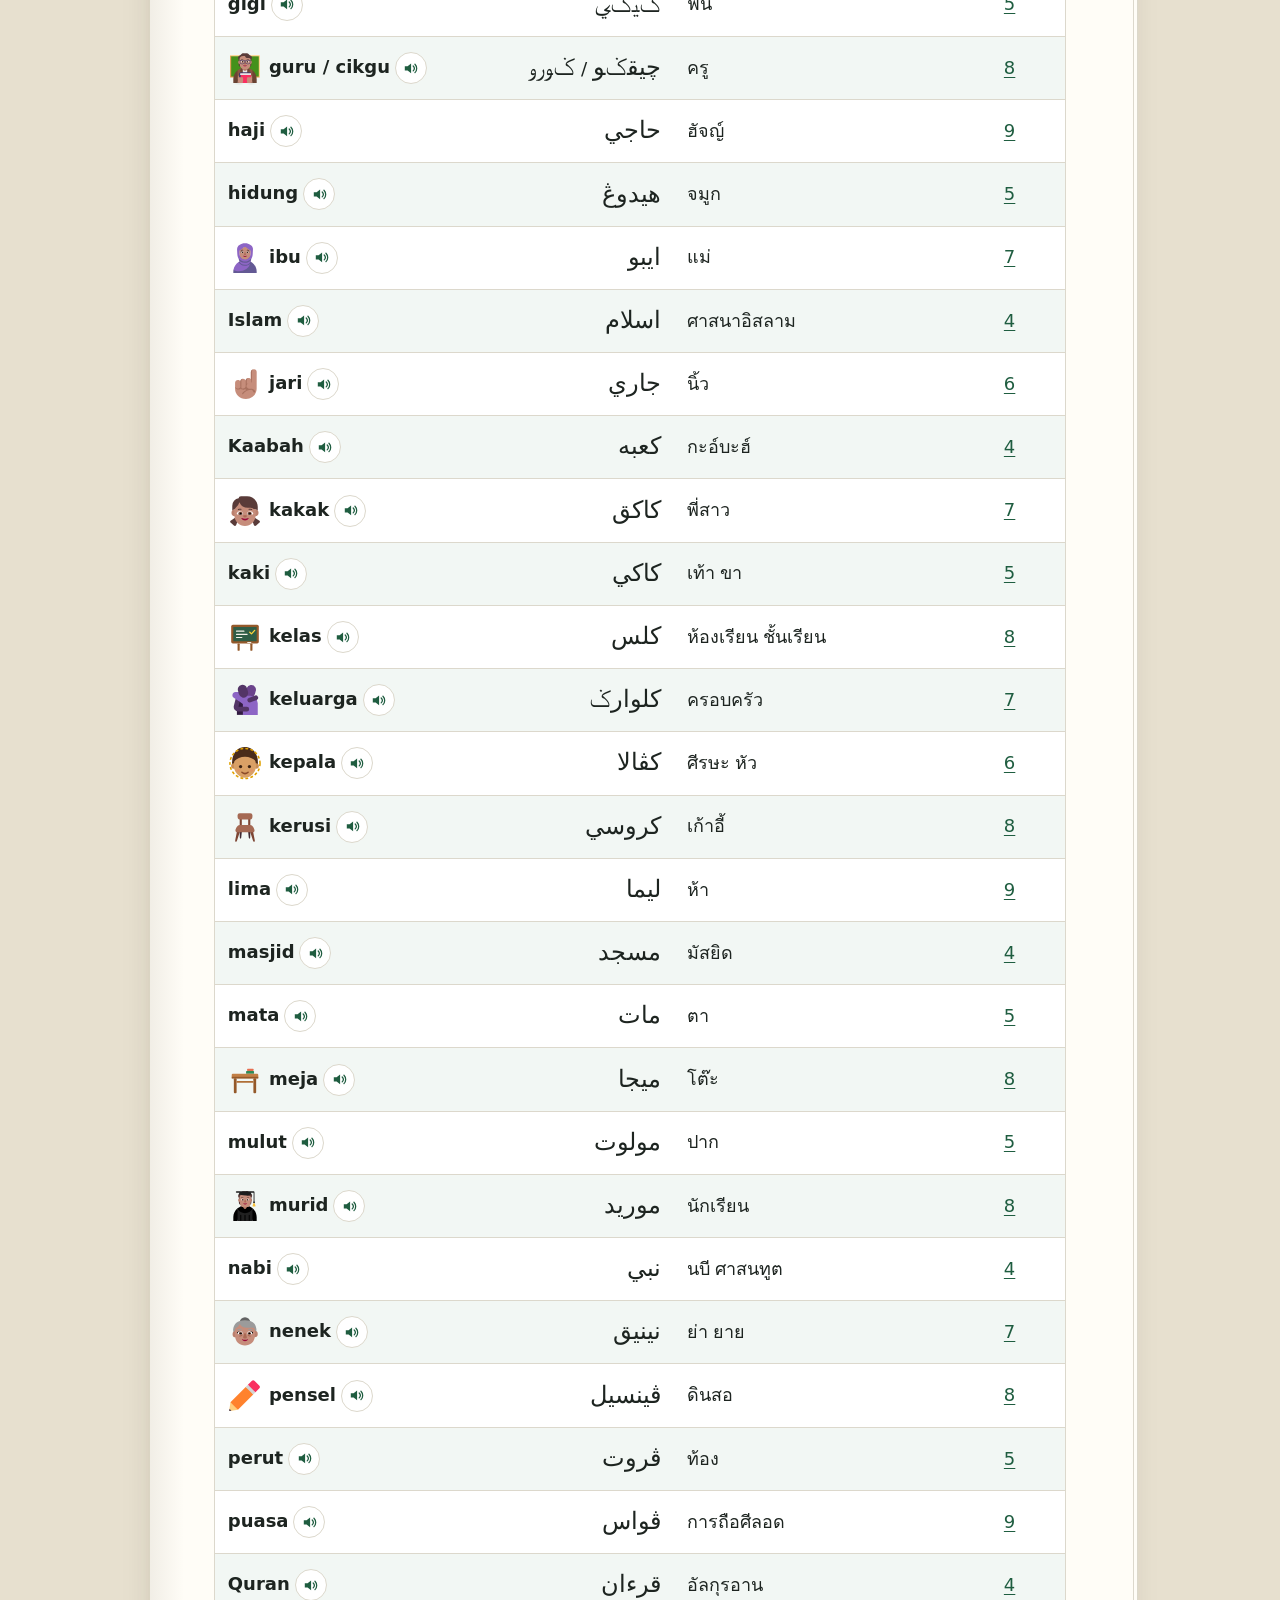
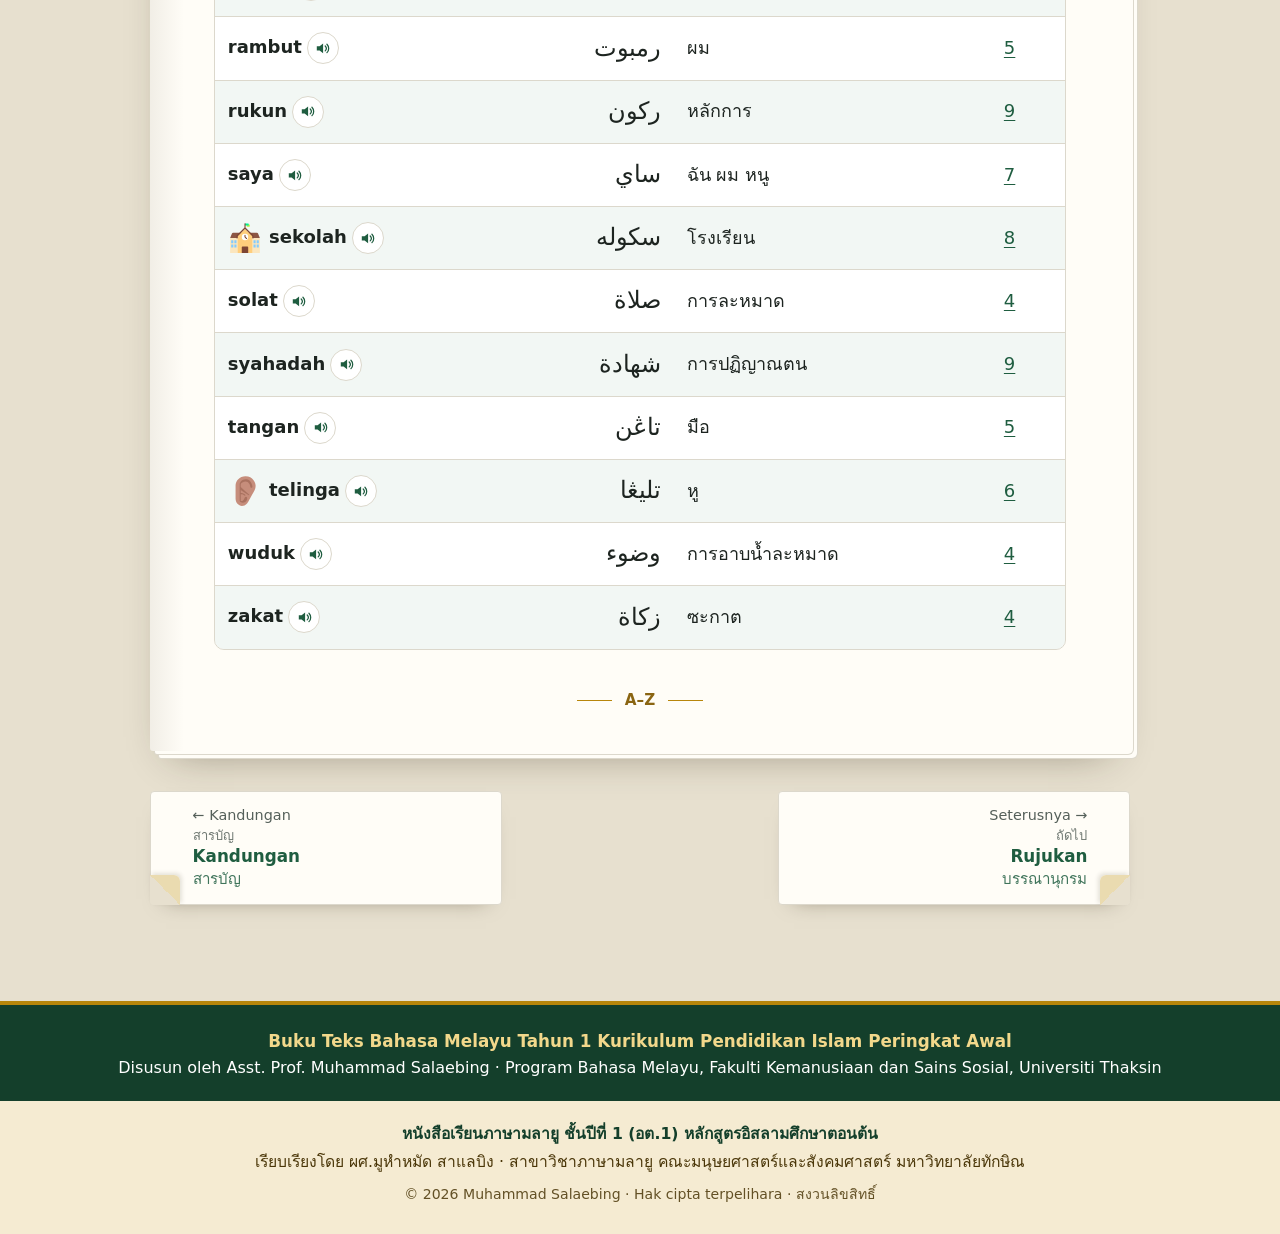
<file: glosari.html>
<!doctype html>
<html lang="th">
<head>
<meta charset="utf-8">
<meta name="viewport" content="width=device-width, initial-scale=1">
<meta http-equiv="Content-Security-Policy" content="default-src 'self'; script-src 'self' https://gc.zgo.at; style-src 'self' 'unsafe-inline' https://fonts.googleapis.com; font-src 'self' https://fonts.gstatic.com; img-src 'self' data: https://buku-bm-at1.goatcounter.com; connect-src 'self' https://buku-bm-at1.goatcounter.com; media-src 'self'; object-src 'none'; base-uri 'self'; form-action 'none'; upgrade-insecure-requests">
<meta name="referrer" content="strict-origin-when-cross-origin">
<title>Glosari · อภิธานศัพท์ภาษามลายู–ไทย — Buku Teks Bahasa Melayu Tahun 1 · หนังสือเรียนภาษามลายู อต.1</title>
<meta name="description" content="Glosari bahasa Melayu–Thai: 46 perkataan dalam tulisan Rumi dan Jawi beserta sebutan. อภิธานศัพท์ภาษามลายู–ไทย 46 คำ อักษรรูมีและยาวี พร้อมเสียงอ่าน">
<link rel="canonical" href="https://salaebing-bahasa.github.io/buku-bm-at1/glosari.html">
<meta name="author" content="Muhammad Salaebing (ผศ.มูหำหมัด สาแลบิง)">
<meta property="og:type" content="website">
<meta property="og:site_name" content="Buku Teks Bahasa Melayu Tahun 1 · หนังสือเรียนภาษามลายู อต.1">
<meta property="og:title" content="Glosari · อภิธานศัพท์ภาษามลายู–ไทย — Buku Teks Bahasa Melayu Tahun 1 · หนังสือเรียนภาษามลายู อต.1">
<meta property="og:description" content="Glosari bahasa Melayu–Thai: 46 perkataan dalam tulisan Rumi dan Jawi beserta sebutan. อภิธานศัพท์ภาษามลายู–ไทย 46 คำ อักษรรูมีและยาวี พร้อมเสียงอ่าน">
<meta property="og:url" content="https://salaebing-bahasa.github.io/buku-bm-at1/glosari.html">
<meta property="og:image" content="https://salaebing-bahasa.github.io/buku-bm-at1/assets/share.png">
<meta property="og:image:width" content="1200">
<meta property="og:image:height" content="630">
<meta property="og:locale" content="th_TH">
<meta property="og:locale:alternate" content="ms_MY">
<meta name="twitter:card" content="summary_large_image">
<script type="application/ld+json">{"@context":"https://schema.org","@type":"DefinedTermSet","name":"Glosari Bahasa Melayu Tahun 1 · อภิธานศัพท์ อต.1","inLanguage":["ms","th"],"url":"https://salaebing-bahasa.github.io/buku-bm-at1/glosari.html","hasDefinedTerm":[{"@type":"DefinedTerm","name":"abang","description":"พี่ชาย","alternateName":"ابڠ"},{"@type":"DefinedTerm","name":"adik","description":"น้อง","alternateName":"اديق"},{"@type":"DefinedTerm","name":"ayah","description":"พ่อ","alternateName":"ايه"},{"@type":"DefinedTerm","name":"azan","description":"การอะซาน (เรียกละหมาด)","alternateName":"اذان"},{"@type":"DefinedTerm","name":"beg","description":"กระเป๋า","alternateName":"بيݢ"},{"@type":"DefinedTerm","name":"bermula dengan","description":"ขึ้นต้นด้วย"},{"@type":"DefinedTerm","name":"buku","description":"หนังสือ","alternateName":"بوکو"},{"@type":"DefinedTerm","name":"dahi","description":"หน้าผาก","alternateName":"داهي"},{"@type":"DefinedTerm","name":"datuk","description":"ปู่ ตา","alternateName":"داتوق"},{"@type":"DefinedTerm","name":"doa","description":"ดุอาอ์ คำขอพร","alternateName":"دعا"},{"@type":"DefinedTerm","name":"gigi","description":"ฟัน","alternateName":"ݢيݢي"},{"@type":"DefinedTerm","name":"guru / cikgu","description":"ครู","alternateName":"ݢورو / چيقݢو"},{"@type":"DefinedTerm","name":"haji","description":"ฮัจญ์","alternateName":"حاجي"},{"@type":"DefinedTerm","name":"hidung","description":"จมูก","alternateName":"هيدوڠ"},{"@type":"DefinedTerm","name":"ibu","description":"แม่","alternateName":"ايبو"},{"@type":"DefinedTerm","name":"Islam","description":"ศาสนาอิสลาม","alternateName":"اسلام"},{"@type":"DefinedTerm","name":"jari","description":"นิ้ว","alternateName":"جاري"},{"@type":"DefinedTerm","name":"Kaabah","description":"กะอ์บะฮ์","alternateName":"کعبه"},{"@type":"DefinedTerm","name":"kakak","description":"พี่สาว","alternateName":"کاکق"},{"@type":"DefinedTerm","name":"kaki","description":"เท้า ขา","alternateName":"کاکي"},{"@type":"DefinedTerm","name":"kelas","description":"ห้องเรียน ชั้นเรียน","alternateName":"کلس"},{"@type":"DefinedTerm","name":"keluarga","description":"ครอบครัว","alternateName":"کلوارݢ"},{"@type":"DefinedTerm","name":"kepala","description":"ศีรษะ หัว","alternateName":"کڤالا"},{"@type":"DefinedTerm","name":"kerusi","description":"เก้าอี้","alternateName":"کروسي"},{"@type":"DefinedTerm","name":"lima","description":"ห้า","alternateName":"ليما"},{"@type":"DefinedTerm","name":"masjid","description":"มัสยิด","alternateName":"مسجد"},{"@type":"DefinedTerm","name":"mata","description":"ตา","alternateName":"مات"},{"@type":"DefinedTerm","name":"meja","description":"โต๊ะ","alternateName":"ميجا"},{"@type":"DefinedTerm","name":"mulut","description":"ปาก","alternateName":"مولوت"},{"@type":"DefinedTerm","name":"murid","description":"นักเรียน","alternateName":"موريد"},{"@type":"DefinedTerm","name":"nabi","description":"นบี ศาสนทูต","alternateName":"نبي"},{"@type":"DefinedTerm","name":"nenek","description":"ย่า ยาย","alternateName":"نينيق"},{"@type":"DefinedTerm","name":"pensel","description":"ดินสอ","alternateName":"ڤينسيل"},{"@type":"DefinedTerm","name":"perut","description":"ท้อง","alternateName":"ڤروت"},{"@type":"DefinedTerm","name":"puasa","description":"การถือศีลอด","alternateName":"ڤواس"},{"@type":"DefinedTerm","name":"Quran","description":"อัลกุรอาน","alternateName":"قرءان"},{"@type":"DefinedTerm","name":"rambut","description":"ผม","alternateName":"رمبوت"},{"@type":"DefinedTerm","name":"rukun","description":"หลักการ","alternateName":"رکون"},{"@type":"DefinedTerm","name":"saya","description":"ฉัน ผม หนู","alternateName":"ساي"},{"@type":"DefinedTerm","name":"sekolah","description":"โรงเรียน","alternateName":"سکوله"},{"@type":"DefinedTerm","name":"solat","description":"การละหมาด","alternateName":"صلاة"},{"@type":"DefinedTerm","name":"syahadah","description":"การปฏิญาณตน","alternateName":"شهادة"},{"@type":"DefinedTerm","name":"tangan","description":"มือ","alternateName":"تاڠن"},{"@type":"DefinedTerm","name":"telinga","description":"หู","alternateName":"تليڠا"},{"@type":"DefinedTerm","name":"wuduk","description":"การอาบน้ำละหมาด","alternateName":"وضوء"},{"@type":"DefinedTerm","name":"zakat","description":"ซะกาต","alternateName":"زکاة"}]}</script>
<link rel="preconnect" href="https://fonts.googleapis.com"><link rel="preconnect" href="https://fonts.gstatic.com" crossorigin><link href="https://fonts.googleapis.com/css2?family=Bai+Jamjuree:wght@500;600;700&family=Noto+Naskh+Arabic:wght@400;600&family=Sarabun:ital,wght@0,400;0,600;1,400&display=swap" rel="stylesheet">
<link rel="stylesheet" href="assets/style.css">
<link rel="icon" href="assets/favicon.svg" type="image/svg+xml">
</head>
<body>
<a class="skip" href="#isi"><span class="bi"><span lang="ms">Langkau ke kandungan</span><span class="tr">ข้ามไปยังเนื้อหา</span></span></a>
<header class="site-head">
  <a class="brand" href="index.html"><span class="mark" aria-hidden="true"></span><span>Bahasa Melayu อต.1<small lang="ms">Kurikulum Pendidikan Islam Peringkat Awal</small><small>หลักสูตรอิสลามศึกษาตอนต้น</small></span></a>
  <nav aria-label="Menu utama · เมนูหลัก"><a href="index.html"><span lang="ms">Laman Utama</span><small>หน้าแรก</small></a><a href="index.html#pelajaran"><span lang="ms">Pelajaran</span><small>บทเรียน</small></a><a href="glosari.html" aria-current="page"><span lang="ms">Glosari</span><small>อภิธานศัพท์</small></a><a href="index.html#guru"><span lang="ms">Untuk Guru</span><small>สำหรับครู</small></a></nav>
</header>
<main id="isi">

<article class="sheet">
<p class="running" aria-hidden="true"><span lang="ms">Buku Teks Bahasa Melayu Tahun 1</span><span><span class="bi"><span lang="ms">Glosari</span><span class="tr">อภิธานศัพท์</span></span></span></p>
<header class="unit-head opener"><p class="op-k"><span class="bi"><span lang="ms">Akhir buku</span><span class="tr">ท้ายเล่ม</span></span></p><h1>Glosari</h1><p class="th-title">อภิธานศัพท์</p><p class="hint"><span class="bi"><span lang="ms">Semua perkataan: 46, disusun mengikut abjad</span><span class="tr">คำศัพท์ทั้งหมด 46 คำ เรียงตามตัวอักษร</span></span></p></header>
<aside class="box ejaan"><p class="box-t"><span class="bi"><span lang="ms">Kaedah ejaan Jawi</span><span class="tr">หลักการสะกดอักษรยาวี</span></span></p><p lang="ms">Ejaan Jawi dalam buku ini berdasarkan kaedah ejaan Jawi dalam <em>Pedoman Umum Ejaan Jawi Bahasa Melayu</em> terbitan Dewan Bahasa dan Pustaka (DBP).</p><p class="tr">การสะกดอักษรยาวีในหนังสือเล่มนี้ใช้หลักการสะกดตาม <em>Pedoman Umum Ejaan Jawi Bahasa Melayu</em> ของ Dewan Bahasa dan Pustaka (DBP)</p></aside>
<label class="search"><span><span class="bi"><span lang="ms">Cari perkataan (bahasa Melayu atau bahasa Thai)</span><span class="tr">ค้นหาคำ (ภาษามลายูหรือภาษาไทย)</span></span></span><input type="search" id="g-q" placeholder="cth. mata · เช่น ครู" autocomplete="off"></label>
<p class="hint" id="g-count" aria-live="polite"></p>
<div class="tbl"><table class="vocab" id="g-table"><thead><tr><th>Rumi</th><th>Jawi</th><th><span class="bi"><span lang="ms">Maksud</span><span class="tr">ความหมาย</span></span></th><th><span class="bi"><span lang="ms">Pelajaran</span><span class="tr">บทที่</span></span></th></tr></thead><tbody><tr data-q="abang พี่ชาย"><td class="ms"><img class="pic" src="assets/gambar/abang.svg" alt="" width="34" height="34" loading="lazy" decoding="async"><span>abang</span><button type="button" class="say" data-say="abang" aria-label="ฟังเสียง abang" title="ฟังเสียง"><svg viewBox="0 0 24 24" aria-hidden="true"><path d="M4 9h4l5-4v14l-5-4H4z" fill="currentColor"/><path d="M16 8.5a5 5 0 0 1 0 7M18.5 6a8.5 8.5 0 0 1 0 12" fill="none" stroke="currentColor" stroke-width="1.8" stroke-linecap="round"/></svg></button></td><td class="jw-cell"><span class="jw" lang="ms-Arab" dir="rtl">ابڠ</span></td><td>พี่ชาย</td><td class="n"><a href="pelajaran/07.html">7</a></td></tr><tr data-q="adik น้อง"><td class="ms"><img class="pic" src="assets/gambar/adik.svg" alt="" width="34" height="34" loading="lazy" decoding="async"><span>adik</span><button type="button" class="say" data-say="adik" aria-label="ฟังเสียง adik" title="ฟังเสียง"><svg viewBox="0 0 24 24" aria-hidden="true"><path d="M4 9h4l5-4v14l-5-4H4z" fill="currentColor"/><path d="M16 8.5a5 5 0 0 1 0 7M18.5 6a8.5 8.5 0 0 1 0 12" fill="none" stroke="currentColor" stroke-width="1.8" stroke-linecap="round"/></svg></button></td><td class="jw-cell"><span class="jw" lang="ms-Arab" dir="rtl">اديق</span></td><td>น้อง</td><td class="n"><a href="pelajaran/07.html">7</a></td></tr><tr data-q="ayah พ่อ"><td class="ms"><img class="pic" src="assets/gambar/ayah.svg" alt="" width="34" height="34" loading="lazy" decoding="async"><span>ayah</span><button type="button" class="say" data-say="ayah" aria-label="ฟังเสียง ayah" title="ฟังเสียง"><svg viewBox="0 0 24 24" aria-hidden="true"><path d="M4 9h4l5-4v14l-5-4H4z" fill="currentColor"/><path d="M16 8.5a5 5 0 0 1 0 7M18.5 6a8.5 8.5 0 0 1 0 12" fill="none" stroke="currentColor" stroke-width="1.8" stroke-linecap="round"/></svg></button></td><td class="jw-cell"><span class="jw" lang="ms-Arab" dir="rtl">ايه</span></td><td>พ่อ</td><td class="n"><a href="pelajaran/07.html">7</a></td></tr><tr data-q="azan การอะซาน (เรียกละหมาด)"><td class="ms"><span>azan</span><button type="button" class="say" data-say="azan" aria-label="ฟังเสียง azan" title="ฟังเสียง"><svg viewBox="0 0 24 24" aria-hidden="true"><path d="M4 9h4l5-4v14l-5-4H4z" fill="currentColor"/><path d="M16 8.5a5 5 0 0 1 0 7M18.5 6a8.5 8.5 0 0 1 0 12" fill="none" stroke="currentColor" stroke-width="1.8" stroke-linecap="round"/></svg></button></td><td class="jw-cell"><span class="jw" lang="ms-Arab" dir="rtl">اذان</span></td><td>การอะซาน (เรียกละหมาด)</td><td class="n"><a href="pelajaran/04.html">4</a></td></tr><tr data-q="beg กระเป๋า"><td class="ms"><img class="pic" src="assets/gambar/beg.svg" alt="" width="34" height="34" loading="lazy" decoding="async"><span>beg</span><button type="button" class="say" data-say="beg" aria-label="ฟังเสียง beg" title="ฟังเสียง"><svg viewBox="0 0 24 24" aria-hidden="true"><path d="M4 9h4l5-4v14l-5-4H4z" fill="currentColor"/><path d="M16 8.5a5 5 0 0 1 0 7M18.5 6a8.5 8.5 0 0 1 0 12" fill="none" stroke="currentColor" stroke-width="1.8" stroke-linecap="round"/></svg></button></td><td class="jw-cell"><span class="jw" lang="ms-Arab" dir="rtl">بيݢ</span></td><td>กระเป๋า</td><td class="n"><a href="pelajaran/08.html">8</a></td></tr><tr data-q="bermula dengan ขึ้นต้นด้วย"><td class="ms"><span>bermula dengan</span><button type="button" class="say" data-say="bermula dengan" aria-label="ฟังเสียง bermula dengan" title="ฟังเสียง"><svg viewBox="0 0 24 24" aria-hidden="true"><path d="M4 9h4l5-4v14l-5-4H4z" fill="currentColor"/><path d="M16 8.5a5 5 0 0 1 0 7M18.5 6a8.5 8.5 0 0 1 0 12" fill="none" stroke="currentColor" stroke-width="1.8" stroke-linecap="round"/></svg></button></td><td class="jw-cell"></td><td>ขึ้นต้นด้วย</td><td class="n"><a href="pelajaran/04.html">4</a></td></tr><tr data-q="buku หนังสือ"><td class="ms"><span>buku</span><button type="button" class="say" data-say="buku" aria-label="ฟังเสียง buku" title="ฟังเสียง"><svg viewBox="0 0 24 24" aria-hidden="true"><path d="M4 9h4l5-4v14l-5-4H4z" fill="currentColor"/><path d="M16 8.5a5 5 0 0 1 0 7M18.5 6a8.5 8.5 0 0 1 0 12" fill="none" stroke="currentColor" stroke-width="1.8" stroke-linecap="round"/></svg></button></td><td class="jw-cell"><span class="jw" lang="ms-Arab" dir="rtl">بوکو</span></td><td>หนังสือ</td><td class="n"><a href="pelajaran/04.html">4</a></td></tr><tr data-q="dahi หน้าผาก"><td class="ms"><span>dahi</span><button type="button" class="say" data-say="dahi" aria-label="ฟังเสียง dahi" title="ฟังเสียง"><svg viewBox="0 0 24 24" aria-hidden="true"><path d="M4 9h4l5-4v14l-5-4H4z" fill="currentColor"/><path d="M16 8.5a5 5 0 0 1 0 7M18.5 6a8.5 8.5 0 0 1 0 12" fill="none" stroke="currentColor" stroke-width="1.8" stroke-linecap="round"/></svg></button></td><td class="jw-cell"><span class="jw" lang="ms-Arab" dir="rtl">داهي</span></td><td>หน้าผาก</td><td class="n"><a href="pelajaran/05.html">5</a></td></tr><tr data-q="datuk ปู่ ตา"><td class="ms"><img class="pic" src="assets/gambar/datuk.svg" alt="" width="34" height="34" loading="lazy" decoding="async"><span>datuk</span><button type="button" class="say" data-say="datuk" aria-label="ฟังเสียง datuk" title="ฟังเสียง"><svg viewBox="0 0 24 24" aria-hidden="true"><path d="M4 9h4l5-4v14l-5-4H4z" fill="currentColor"/><path d="M16 8.5a5 5 0 0 1 0 7M18.5 6a8.5 8.5 0 0 1 0 12" fill="none" stroke="currentColor" stroke-width="1.8" stroke-linecap="round"/></svg></button></td><td class="jw-cell"><span class="jw" lang="ms-Arab" dir="rtl">داتوق</span></td><td>ปู่ ตา</td><td class="n"><a href="pelajaran/07.html">7</a></td></tr><tr data-q="doa ดุอาอ์ คำขอพร"><td class="ms"><span>doa</span><button type="button" class="say" data-say="doa" aria-label="ฟังเสียง doa" title="ฟังเสียง"><svg viewBox="0 0 24 24" aria-hidden="true"><path d="M4 9h4l5-4v14l-5-4H4z" fill="currentColor"/><path d="M16 8.5a5 5 0 0 1 0 7M18.5 6a8.5 8.5 0 0 1 0 12" fill="none" stroke="currentColor" stroke-width="1.8" stroke-linecap="round"/></svg></button></td><td class="jw-cell"><span class="jw" lang="ms-Arab" dir="rtl">دعا</span></td><td>ดุอาอ์ คำขอพร</td><td class="n"><a href="pelajaran/04.html">4</a></td></tr><tr data-q="gigi ฟัน"><td class="ms"><span>gigi</span><button type="button" class="say" data-say="gigi" aria-label="ฟังเสียง gigi" title="ฟังเสียง"><svg viewBox="0 0 24 24" aria-hidden="true"><path d="M4 9h4l5-4v14l-5-4H4z" fill="currentColor"/><path d="M16 8.5a5 5 0 0 1 0 7M18.5 6a8.5 8.5 0 0 1 0 12" fill="none" stroke="currentColor" stroke-width="1.8" stroke-linecap="round"/></svg></button></td><td class="jw-cell"><span class="jw" lang="ms-Arab" dir="rtl">ݢيݢي</span></td><td>ฟัน</td><td class="n"><a href="pelajaran/05.html">5</a></td></tr><tr data-q="guru / cikgu ครู"><td class="ms"><img class="pic" src="assets/gambar/guru.svg" alt="" width="34" height="34" loading="lazy" decoding="async"><span>guru / cikgu</span><button type="button" class="say" data-say="guru / cikgu" aria-label="ฟังเสียง guru / cikgu" title="ฟังเสียง"><svg viewBox="0 0 24 24" aria-hidden="true"><path d="M4 9h4l5-4v14l-5-4H4z" fill="currentColor"/><path d="M16 8.5a5 5 0 0 1 0 7M18.5 6a8.5 8.5 0 0 1 0 12" fill="none" stroke="currentColor" stroke-width="1.8" stroke-linecap="round"/></svg></button></td><td class="jw-cell"><span class="jw" lang="ms-Arab" dir="rtl">ݢورو</span> / <span class="jw" lang="ms-Arab" dir="rtl">چيقݢو</span></td><td>ครู</td><td class="n"><a href="pelajaran/08.html">8</a></td></tr><tr data-q="haji ฮัจญ์"><td class="ms"><span>haji</span><button type="button" class="say" data-say="haji" aria-label="ฟังเสียง haji" title="ฟังเสียง"><svg viewBox="0 0 24 24" aria-hidden="true"><path d="M4 9h4l5-4v14l-5-4H4z" fill="currentColor"/><path d="M16 8.5a5 5 0 0 1 0 7M18.5 6a8.5 8.5 0 0 1 0 12" fill="none" stroke="currentColor" stroke-width="1.8" stroke-linecap="round"/></svg></button></td><td class="jw-cell"><span class="jw" lang="ms-Arab" dir="rtl">حاجي</span></td><td>ฮัจญ์</td><td class="n"><a href="pelajaran/09.html">9</a></td></tr><tr data-q="hidung จมูก"><td class="ms"><span>hidung</span><button type="button" class="say" data-say="hidung" aria-label="ฟังเสียง hidung" title="ฟังเสียง"><svg viewBox="0 0 24 24" aria-hidden="true"><path d="M4 9h4l5-4v14l-5-4H4z" fill="currentColor"/><path d="M16 8.5a5 5 0 0 1 0 7M18.5 6a8.5 8.5 0 0 1 0 12" fill="none" stroke="currentColor" stroke-width="1.8" stroke-linecap="round"/></svg></button></td><td class="jw-cell"><span class="jw" lang="ms-Arab" dir="rtl">هيدوڠ</span></td><td>จมูก</td><td class="n"><a href="pelajaran/05.html">5</a></td></tr><tr data-q="ibu แม่"><td class="ms"><img class="pic" src="assets/gambar/ibu.svg" alt="" width="34" height="34" loading="lazy" decoding="async"><span>ibu</span><button type="button" class="say" data-say="ibu" aria-label="ฟังเสียง ibu" title="ฟังเสียง"><svg viewBox="0 0 24 24" aria-hidden="true"><path d="M4 9h4l5-4v14l-5-4H4z" fill="currentColor"/><path d="M16 8.5a5 5 0 0 1 0 7M18.5 6a8.5 8.5 0 0 1 0 12" fill="none" stroke="currentColor" stroke-width="1.8" stroke-linecap="round"/></svg></button></td><td class="jw-cell"><span class="jw" lang="ms-Arab" dir="rtl">ايبو</span></td><td>แม่</td><td class="n"><a href="pelajaran/07.html">7</a></td></tr><tr data-q="islam ศาสนาอิสลาม"><td class="ms"><span>Islam</span><button type="button" class="say" data-say="Islam" aria-label="ฟังเสียง Islam" title="ฟังเสียง"><svg viewBox="0 0 24 24" aria-hidden="true"><path d="M4 9h4l5-4v14l-5-4H4z" fill="currentColor"/><path d="M16 8.5a5 5 0 0 1 0 7M18.5 6a8.5 8.5 0 0 1 0 12" fill="none" stroke="currentColor" stroke-width="1.8" stroke-linecap="round"/></svg></button></td><td class="jw-cell"><span class="jw" lang="ms-Arab" dir="rtl">اسلام</span></td><td>ศาสนาอิสลาม</td><td class="n"><a href="pelajaran/04.html">4</a></td></tr><tr data-q="jari นิ้ว"><td class="ms"><img class="pic" src="assets/gambar/jari.svg" alt="" width="34" height="34" loading="lazy" decoding="async"><span>jari</span><button type="button" class="say" data-say="jari" aria-label="ฟังเสียง jari" title="ฟังเสียง"><svg viewBox="0 0 24 24" aria-hidden="true"><path d="M4 9h4l5-4v14l-5-4H4z" fill="currentColor"/><path d="M16 8.5a5 5 0 0 1 0 7M18.5 6a8.5 8.5 0 0 1 0 12" fill="none" stroke="currentColor" stroke-width="1.8" stroke-linecap="round"/></svg></button></td><td class="jw-cell"><span class="jw" lang="ms-Arab" dir="rtl">جاري</span></td><td>นิ้ว</td><td class="n"><a href="pelajaran/06.html">6</a></td></tr><tr data-q="kaabah กะอ์บะฮ์"><td class="ms"><span>Kaabah</span><button type="button" class="say" data-say="Kaabah" aria-label="ฟังเสียง Kaabah" title="ฟังเสียง"><svg viewBox="0 0 24 24" aria-hidden="true"><path d="M4 9h4l5-4v14l-5-4H4z" fill="currentColor"/><path d="M16 8.5a5 5 0 0 1 0 7M18.5 6a8.5 8.5 0 0 1 0 12" fill="none" stroke="currentColor" stroke-width="1.8" stroke-linecap="round"/></svg></button></td><td class="jw-cell"><span class="jw" lang="ms-Arab" dir="rtl">کعبه</span></td><td>กะอ์บะฮ์</td><td class="n"><a href="pelajaran/04.html">4</a></td></tr><tr data-q="kakak พี่สาว"><td class="ms"><img class="pic" src="assets/gambar/kakak.svg" alt="" width="34" height="34" loading="lazy" decoding="async"><span>kakak</span><button type="button" class="say" data-say="kakak" aria-label="ฟังเสียง kakak" title="ฟังเสียง"><svg viewBox="0 0 24 24" aria-hidden="true"><path d="M4 9h4l5-4v14l-5-4H4z" fill="currentColor"/><path d="M16 8.5a5 5 0 0 1 0 7M18.5 6a8.5 8.5 0 0 1 0 12" fill="none" stroke="currentColor" stroke-width="1.8" stroke-linecap="round"/></svg></button></td><td class="jw-cell"><span class="jw" lang="ms-Arab" dir="rtl">کاکق</span></td><td>พี่สาว</td><td class="n"><a href="pelajaran/07.html">7</a></td></tr><tr data-q="kaki เท้า ขา"><td class="ms"><span>kaki</span><button type="button" class="say" data-say="kaki" aria-label="ฟังเสียง kaki" title="ฟังเสียง"><svg viewBox="0 0 24 24" aria-hidden="true"><path d="M4 9h4l5-4v14l-5-4H4z" fill="currentColor"/><path d="M16 8.5a5 5 0 0 1 0 7M18.5 6a8.5 8.5 0 0 1 0 12" fill="none" stroke="currentColor" stroke-width="1.8" stroke-linecap="round"/></svg></button></td><td class="jw-cell"><span class="jw" lang="ms-Arab" dir="rtl">کاکي</span></td><td>เท้า ขา</td><td class="n"><a href="pelajaran/05.html">5</a></td></tr><tr data-q="kelas ห้องเรียน ชั้นเรียน"><td class="ms"><img class="pic" src="assets/gambar/kelas.svg" alt="" width="34" height="34" loading="lazy" decoding="async"><span>kelas</span><button type="button" class="say" data-say="kelas" aria-label="ฟังเสียง kelas" title="ฟังเสียง"><svg viewBox="0 0 24 24" aria-hidden="true"><path d="M4 9h4l5-4v14l-5-4H4z" fill="currentColor"/><path d="M16 8.5a5 5 0 0 1 0 7M18.5 6a8.5 8.5 0 0 1 0 12" fill="none" stroke="currentColor" stroke-width="1.8" stroke-linecap="round"/></svg></button></td><td class="jw-cell"><span class="jw" lang="ms-Arab" dir="rtl">کلس</span></td><td>ห้องเรียน ชั้นเรียน</td><td class="n"><a href="pelajaran/08.html">8</a></td></tr><tr data-q="keluarga ครอบครัว"><td class="ms"><img class="pic" src="assets/gambar/keluarga.svg" alt="" width="34" height="34" loading="lazy" decoding="async"><span>keluarga</span><button type="button" class="say" data-say="keluarga" aria-label="ฟังเสียง keluarga" title="ฟังเสียง"><svg viewBox="0 0 24 24" aria-hidden="true"><path d="M4 9h4l5-4v14l-5-4H4z" fill="currentColor"/><path d="M16 8.5a5 5 0 0 1 0 7M18.5 6a8.5 8.5 0 0 1 0 12" fill="none" stroke="currentColor" stroke-width="1.8" stroke-linecap="round"/></svg></button></td><td class="jw-cell"><span class="jw" lang="ms-Arab" dir="rtl">کلوارݢ</span></td><td>ครอบครัว</td><td class="n"><a href="pelajaran/07.html">7</a></td></tr><tr data-q="kepala ศีรษะ หัว"><td class="ms"><img class="pic" src="assets/gambar/kepala.svg" alt="" width="34" height="34" loading="lazy" decoding="async"><span>kepala</span><button type="button" class="say" data-say="kepala" aria-label="ฟังเสียง kepala" title="ฟังเสียง"><svg viewBox="0 0 24 24" aria-hidden="true"><path d="M4 9h4l5-4v14l-5-4H4z" fill="currentColor"/><path d="M16 8.5a5 5 0 0 1 0 7M18.5 6a8.5 8.5 0 0 1 0 12" fill="none" stroke="currentColor" stroke-width="1.8" stroke-linecap="round"/></svg></button></td><td class="jw-cell"><span class="jw" lang="ms-Arab" dir="rtl">کڤالا</span></td><td>ศีรษะ หัว</td><td class="n"><a href="pelajaran/06.html">6</a></td></tr><tr data-q="kerusi เก้าอี้"><td class="ms"><img class="pic" src="assets/gambar/kerusi.svg" alt="" width="34" height="34" loading="lazy" decoding="async"><span>kerusi</span><button type="button" class="say" data-say="kerusi" aria-label="ฟังเสียง kerusi" title="ฟังเสียง"><svg viewBox="0 0 24 24" aria-hidden="true"><path d="M4 9h4l5-4v14l-5-4H4z" fill="currentColor"/><path d="M16 8.5a5 5 0 0 1 0 7M18.5 6a8.5 8.5 0 0 1 0 12" fill="none" stroke="currentColor" stroke-width="1.8" stroke-linecap="round"/></svg></button></td><td class="jw-cell"><span class="jw" lang="ms-Arab" dir="rtl">کروسي</span></td><td>เก้าอี้</td><td class="n"><a href="pelajaran/08.html">8</a></td></tr><tr data-q="lima ห้า"><td class="ms"><span>lima</span><button type="button" class="say" data-say="lima" aria-label="ฟังเสียง lima" title="ฟังเสียง"><svg viewBox="0 0 24 24" aria-hidden="true"><path d="M4 9h4l5-4v14l-5-4H4z" fill="currentColor"/><path d="M16 8.5a5 5 0 0 1 0 7M18.5 6a8.5 8.5 0 0 1 0 12" fill="none" stroke="currentColor" stroke-width="1.8" stroke-linecap="round"/></svg></button></td><td class="jw-cell"><span class="jw" lang="ms-Arab" dir="rtl">ليما</span></td><td>ห้า</td><td class="n"><a href="pelajaran/09.html">9</a></td></tr><tr data-q="masjid มัสยิด"><td class="ms"><span>masjid</span><button type="button" class="say" data-say="masjid" aria-label="ฟังเสียง masjid" title="ฟังเสียง"><svg viewBox="0 0 24 24" aria-hidden="true"><path d="M4 9h4l5-4v14l-5-4H4z" fill="currentColor"/><path d="M16 8.5a5 5 0 0 1 0 7M18.5 6a8.5 8.5 0 0 1 0 12" fill="none" stroke="currentColor" stroke-width="1.8" stroke-linecap="round"/></svg></button></td><td class="jw-cell"><span class="jw" lang="ms-Arab" dir="rtl">مسجد</span></td><td>มัสยิด</td><td class="n"><a href="pelajaran/04.html">4</a></td></tr><tr data-q="mata ตา"><td class="ms"><span>mata</span><button type="button" class="say" data-say="mata" aria-label="ฟังเสียง mata" title="ฟังเสียง"><svg viewBox="0 0 24 24" aria-hidden="true"><path d="M4 9h4l5-4v14l-5-4H4z" fill="currentColor"/><path d="M16 8.5a5 5 0 0 1 0 7M18.5 6a8.5 8.5 0 0 1 0 12" fill="none" stroke="currentColor" stroke-width="1.8" stroke-linecap="round"/></svg></button></td><td class="jw-cell"><span class="jw" lang="ms-Arab" dir="rtl">مات</span></td><td>ตา</td><td class="n"><a href="pelajaran/05.html">5</a></td></tr><tr data-q="meja โต๊ะ"><td class="ms"><img class="pic" src="assets/gambar/meja.svg" alt="" width="34" height="34" loading="lazy" decoding="async"><span>meja</span><button type="button" class="say" data-say="meja" aria-label="ฟังเสียง meja" title="ฟังเสียง"><svg viewBox="0 0 24 24" aria-hidden="true"><path d="M4 9h4l5-4v14l-5-4H4z" fill="currentColor"/><path d="M16 8.5a5 5 0 0 1 0 7M18.5 6a8.5 8.5 0 0 1 0 12" fill="none" stroke="currentColor" stroke-width="1.8" stroke-linecap="round"/></svg></button></td><td class="jw-cell"><span class="jw" lang="ms-Arab" dir="rtl">ميجا</span></td><td>โต๊ะ</td><td class="n"><a href="pelajaran/08.html">8</a></td></tr><tr data-q="mulut ปาก"><td class="ms"><span>mulut</span><button type="button" class="say" data-say="mulut" aria-label="ฟังเสียง mulut" title="ฟังเสียง"><svg viewBox="0 0 24 24" aria-hidden="true"><path d="M4 9h4l5-4v14l-5-4H4z" fill="currentColor"/><path d="M16 8.5a5 5 0 0 1 0 7M18.5 6a8.5 8.5 0 0 1 0 12" fill="none" stroke="currentColor" stroke-width="1.8" stroke-linecap="round"/></svg></button></td><td class="jw-cell"><span class="jw" lang="ms-Arab" dir="rtl">مولوت</span></td><td>ปาก</td><td class="n"><a href="pelajaran/05.html">5</a></td></tr><tr data-q="murid นักเรียน"><td class="ms"><img class="pic" src="assets/gambar/murid.svg" alt="" width="34" height="34" loading="lazy" decoding="async"><span>murid</span><button type="button" class="say" data-say="murid" aria-label="ฟังเสียง murid" title="ฟังเสียง"><svg viewBox="0 0 24 24" aria-hidden="true"><path d="M4 9h4l5-4v14l-5-4H4z" fill="currentColor"/><path d="M16 8.5a5 5 0 0 1 0 7M18.5 6a8.5 8.5 0 0 1 0 12" fill="none" stroke="currentColor" stroke-width="1.8" stroke-linecap="round"/></svg></button></td><td class="jw-cell"><span class="jw" lang="ms-Arab" dir="rtl">موريد</span></td><td>นักเรียน</td><td class="n"><a href="pelajaran/08.html">8</a></td></tr><tr data-q="nabi นบี ศาสนทูต"><td class="ms"><span>nabi</span><button type="button" class="say" data-say="nabi" aria-label="ฟังเสียง nabi" title="ฟังเสียง"><svg viewBox="0 0 24 24" aria-hidden="true"><path d="M4 9h4l5-4v14l-5-4H4z" fill="currentColor"/><path d="M16 8.5a5 5 0 0 1 0 7M18.5 6a8.5 8.5 0 0 1 0 12" fill="none" stroke="currentColor" stroke-width="1.8" stroke-linecap="round"/></svg></button></td><td class="jw-cell"><span class="jw" lang="ms-Arab" dir="rtl">نبي</span></td><td>นบี ศาสนทูต</td><td class="n"><a href="pelajaran/04.html">4</a></td></tr><tr data-q="nenek ย่า ยาย"><td class="ms"><img class="pic" src="assets/gambar/nenek.svg" alt="" width="34" height="34" loading="lazy" decoding="async"><span>nenek</span><button type="button" class="say" data-say="nenek" aria-label="ฟังเสียง nenek" title="ฟังเสียง"><svg viewBox="0 0 24 24" aria-hidden="true"><path d="M4 9h4l5-4v14l-5-4H4z" fill="currentColor"/><path d="M16 8.5a5 5 0 0 1 0 7M18.5 6a8.5 8.5 0 0 1 0 12" fill="none" stroke="currentColor" stroke-width="1.8" stroke-linecap="round"/></svg></button></td><td class="jw-cell"><span class="jw" lang="ms-Arab" dir="rtl">نينيق</span></td><td>ย่า ยาย</td><td class="n"><a href="pelajaran/07.html">7</a></td></tr><tr data-q="pensel ดินสอ"><td class="ms"><img class="pic" src="assets/gambar/pensel.svg" alt="" width="34" height="34" loading="lazy" decoding="async"><span>pensel</span><button type="button" class="say" data-say="pensel" aria-label="ฟังเสียง pensel" title="ฟังเสียง"><svg viewBox="0 0 24 24" aria-hidden="true"><path d="M4 9h4l5-4v14l-5-4H4z" fill="currentColor"/><path d="M16 8.5a5 5 0 0 1 0 7M18.5 6a8.5 8.5 0 0 1 0 12" fill="none" stroke="currentColor" stroke-width="1.8" stroke-linecap="round"/></svg></button></td><td class="jw-cell"><span class="jw" lang="ms-Arab" dir="rtl">ڤينسيل</span></td><td>ดินสอ</td><td class="n"><a href="pelajaran/08.html">8</a></td></tr><tr data-q="perut ท้อง"><td class="ms"><span>perut</span><button type="button" class="say" data-say="perut" aria-label="ฟังเสียง perut" title="ฟังเสียง"><svg viewBox="0 0 24 24" aria-hidden="true"><path d="M4 9h4l5-4v14l-5-4H4z" fill="currentColor"/><path d="M16 8.5a5 5 0 0 1 0 7M18.5 6a8.5 8.5 0 0 1 0 12" fill="none" stroke="currentColor" stroke-width="1.8" stroke-linecap="round"/></svg></button></td><td class="jw-cell"><span class="jw" lang="ms-Arab" dir="rtl">ڤروت</span></td><td>ท้อง</td><td class="n"><a href="pelajaran/05.html">5</a></td></tr><tr data-q="puasa การถือศีลอด"><td class="ms"><span>puasa</span><button type="button" class="say" data-say="puasa" aria-label="ฟังเสียง puasa" title="ฟังเสียง"><svg viewBox="0 0 24 24" aria-hidden="true"><path d="M4 9h4l5-4v14l-5-4H4z" fill="currentColor"/><path d="M16 8.5a5 5 0 0 1 0 7M18.5 6a8.5 8.5 0 0 1 0 12" fill="none" stroke="currentColor" stroke-width="1.8" stroke-linecap="round"/></svg></button></td><td class="jw-cell"><span class="jw" lang="ms-Arab" dir="rtl">ڤواس</span></td><td>การถือศีลอด</td><td class="n"><a href="pelajaran/09.html">9</a></td></tr><tr data-q="quran อัลกุรอาน"><td class="ms"><span>Quran</span><button type="button" class="say" data-say="Quran" aria-label="ฟังเสียง Quran" title="ฟังเสียง"><svg viewBox="0 0 24 24" aria-hidden="true"><path d="M4 9h4l5-4v14l-5-4H4z" fill="currentColor"/><path d="M16 8.5a5 5 0 0 1 0 7M18.5 6a8.5 8.5 0 0 1 0 12" fill="none" stroke="currentColor" stroke-width="1.8" stroke-linecap="round"/></svg></button></td><td class="jw-cell"><span class="jw" lang="ms-Arab" dir="rtl">قرءان</span></td><td>อัลกุรอาน</td><td class="n"><a href="pelajaran/04.html">4</a></td></tr><tr data-q="rambut ผม"><td class="ms"><span>rambut</span><button type="button" class="say" data-say="rambut" aria-label="ฟังเสียง rambut" title="ฟังเสียง"><svg viewBox="0 0 24 24" aria-hidden="true"><path d="M4 9h4l5-4v14l-5-4H4z" fill="currentColor"/><path d="M16 8.5a5 5 0 0 1 0 7M18.5 6a8.5 8.5 0 0 1 0 12" fill="none" stroke="currentColor" stroke-width="1.8" stroke-linecap="round"/></svg></button></td><td class="jw-cell"><span class="jw" lang="ms-Arab" dir="rtl">رمبوت</span></td><td>ผม</td><td class="n"><a href="pelajaran/05.html">5</a></td></tr><tr data-q="rukun หลักการ"><td class="ms"><span>rukun</span><button type="button" class="say" data-say="rukun" aria-label="ฟังเสียง rukun" title="ฟังเสียง"><svg viewBox="0 0 24 24" aria-hidden="true"><path d="M4 9h4l5-4v14l-5-4H4z" fill="currentColor"/><path d="M16 8.5a5 5 0 0 1 0 7M18.5 6a8.5 8.5 0 0 1 0 12" fill="none" stroke="currentColor" stroke-width="1.8" stroke-linecap="round"/></svg></button></td><td class="jw-cell"><span class="jw" lang="ms-Arab" dir="rtl">رکون</span></td><td>หลักการ</td><td class="n"><a href="pelajaran/09.html">9</a></td></tr><tr data-q="saya ฉัน ผม หนู"><td class="ms"><span>saya</span><button type="button" class="say" data-say="saya" aria-label="ฟังเสียง saya" title="ฟังเสียง"><svg viewBox="0 0 24 24" aria-hidden="true"><path d="M4 9h4l5-4v14l-5-4H4z" fill="currentColor"/><path d="M16 8.5a5 5 0 0 1 0 7M18.5 6a8.5 8.5 0 0 1 0 12" fill="none" stroke="currentColor" stroke-width="1.8" stroke-linecap="round"/></svg></button></td><td class="jw-cell"><span class="jw" lang="ms-Arab" dir="rtl">ساي</span></td><td>ฉัน ผม หนู</td><td class="n"><a href="pelajaran/07.html">7</a></td></tr><tr data-q="sekolah โรงเรียน"><td class="ms"><img class="pic" src="assets/gambar/sekolah.svg" alt="" width="34" height="34" loading="lazy" decoding="async"><span>sekolah</span><button type="button" class="say" data-say="sekolah" aria-label="ฟังเสียง sekolah" title="ฟังเสียง"><svg viewBox="0 0 24 24" aria-hidden="true"><path d="M4 9h4l5-4v14l-5-4H4z" fill="currentColor"/><path d="M16 8.5a5 5 0 0 1 0 7M18.5 6a8.5 8.5 0 0 1 0 12" fill="none" stroke="currentColor" stroke-width="1.8" stroke-linecap="round"/></svg></button></td><td class="jw-cell"><span class="jw" lang="ms-Arab" dir="rtl">سکوله</span></td><td>โรงเรียน</td><td class="n"><a href="pelajaran/08.html">8</a></td></tr><tr data-q="solat การละหมาด"><td class="ms"><span>solat</span><button type="button" class="say" data-say="solat" aria-label="ฟังเสียง solat" title="ฟังเสียง"><svg viewBox="0 0 24 24" aria-hidden="true"><path d="M4 9h4l5-4v14l-5-4H4z" fill="currentColor"/><path d="M16 8.5a5 5 0 0 1 0 7M18.5 6a8.5 8.5 0 0 1 0 12" fill="none" stroke="currentColor" stroke-width="1.8" stroke-linecap="round"/></svg></button></td><td class="jw-cell"><span class="jw" lang="ms-Arab" dir="rtl">صلاة</span></td><td>การละหมาด</td><td class="n"><a href="pelajaran/04.html">4</a></td></tr><tr data-q="syahadah การปฏิญาณตน"><td class="ms"><span>syahadah</span><button type="button" class="say" data-say="syahadah" aria-label="ฟังเสียง syahadah" title="ฟังเสียง"><svg viewBox="0 0 24 24" aria-hidden="true"><path d="M4 9h4l5-4v14l-5-4H4z" fill="currentColor"/><path d="M16 8.5a5 5 0 0 1 0 7M18.5 6a8.5 8.5 0 0 1 0 12" fill="none" stroke="currentColor" stroke-width="1.8" stroke-linecap="round"/></svg></button></td><td class="jw-cell"><span class="jw" lang="ms-Arab" dir="rtl">شهادة</span></td><td>การปฏิญาณตน</td><td class="n"><a href="pelajaran/09.html">9</a></td></tr><tr data-q="tangan มือ"><td class="ms"><span>tangan</span><button type="button" class="say" data-say="tangan" aria-label="ฟังเสียง tangan" title="ฟังเสียง"><svg viewBox="0 0 24 24" aria-hidden="true"><path d="M4 9h4l5-4v14l-5-4H4z" fill="currentColor"/><path d="M16 8.5a5 5 0 0 1 0 7M18.5 6a8.5 8.5 0 0 1 0 12" fill="none" stroke="currentColor" stroke-width="1.8" stroke-linecap="round"/></svg></button></td><td class="jw-cell"><span class="jw" lang="ms-Arab" dir="rtl">تاڠن</span></td><td>มือ</td><td class="n"><a href="pelajaran/05.html">5</a></td></tr><tr data-q="telinga หู"><td class="ms"><img class="pic" src="assets/gambar/telinga.svg" alt="" width="34" height="34" loading="lazy" decoding="async"><span>telinga</span><button type="button" class="say" data-say="telinga" aria-label="ฟังเสียง telinga" title="ฟังเสียง"><svg viewBox="0 0 24 24" aria-hidden="true"><path d="M4 9h4l5-4v14l-5-4H4z" fill="currentColor"/><path d="M16 8.5a5 5 0 0 1 0 7M18.5 6a8.5 8.5 0 0 1 0 12" fill="none" stroke="currentColor" stroke-width="1.8" stroke-linecap="round"/></svg></button></td><td class="jw-cell"><span class="jw" lang="ms-Arab" dir="rtl">تليڠا</span></td><td>หู</td><td class="n"><a href="pelajaran/06.html">6</a></td></tr><tr data-q="wuduk การอาบน้ำละหมาด"><td class="ms"><span>wuduk</span><button type="button" class="say" data-say="wuduk" aria-label="ฟังเสียง wuduk" title="ฟังเสียง"><svg viewBox="0 0 24 24" aria-hidden="true"><path d="M4 9h4l5-4v14l-5-4H4z" fill="currentColor"/><path d="M16 8.5a5 5 0 0 1 0 7M18.5 6a8.5 8.5 0 0 1 0 12" fill="none" stroke="currentColor" stroke-width="1.8" stroke-linecap="round"/></svg></button></td><td class="jw-cell"><span class="jw" lang="ms-Arab" dir="rtl">وضوء</span></td><td>การอาบน้ำละหมาด</td><td class="n"><a href="pelajaran/04.html">4</a></td></tr><tr data-q="zakat ซะกาต"><td class="ms"><span>zakat</span><button type="button" class="say" data-say="zakat" aria-label="ฟังเสียง zakat" title="ฟังเสียง"><svg viewBox="0 0 24 24" aria-hidden="true"><path d="M4 9h4l5-4v14l-5-4H4z" fill="currentColor"/><path d="M16 8.5a5 5 0 0 1 0 7M18.5 6a8.5 8.5 0 0 1 0 12" fill="none" stroke="currentColor" stroke-width="1.8" stroke-linecap="round"/></svg></button></td><td class="jw-cell"><span class="jw" lang="ms-Arab" dir="rtl">زکاة</span></td><td>ซะกาต</td><td class="n"><a href="pelajaran/04.html">4</a></td></tr></tbody></table></div>
<p class="folio" aria-hidden="true"><span>A–Z</span></p>
</article>
<nav class="pager" aria-label="Halaman sebelum dan seterusnya · หน้าก่อนหน้าและถัดไป"><a class="prev" href="index.html#pelajaran"><small><span class="bi"><span lang="ms">← Kandungan</span><span class="tr">สารบัญ</span></span></small><span class="bi"><span lang="ms">Kandungan</span><span class="tr">สารบัญ</span></span></a><a class="next" href="rujukan.html" rel="next"><small><span class="bi"><span lang="ms">Seterusnya →</span><span class="tr">ถัดไป</span></span></small><span class="bi"><span lang="ms">Rujukan</span><span class="tr">บรรณานุกรม</span></span></a></nav>
</main>
<footer class="site-foot">
  <div class="foot-ms" lang="ms">
    <p>Buku Teks Bahasa Melayu Tahun 1 Kurikulum Pendidikan Islam Peringkat Awal</p>
    <p>Disusun oleh Asst. Prof. Muhammad Salaebing · Program Bahasa Melayu, Fakulti Kemanusiaan dan Sains Sosial, Universiti Thaksin</p>
  </div>
  <div class="foot-th">
    <p>หนังสือเรียนภาษามลายู ชั้นปีที่ 1 (อต.1) หลักสูตรอิสลามศึกษาตอนต้น</p>
    <p>เรียบเรียงโดย ผศ.มูหำหมัด สาแลบิง · สาขาวิชาภาษามลายู คณะมนุษยศาสตร์และสังคมศาสตร์ มหาวิทยาลัยทักษิณ</p>
    <p class="copy">© 2026 Muhammad Salaebing · <span lang="ms">Hak cipta terpelihara</span> · สงวนลิขสิทธิ์</p>
  </div>
</footer>
<script src="assets/app.js"></script>
<script data-goatcounter="https://buku-bm-at1.goatcounter.com/count" async src="https://gc.zgo.at/count.js"></script>
</body>
</html>
</file>
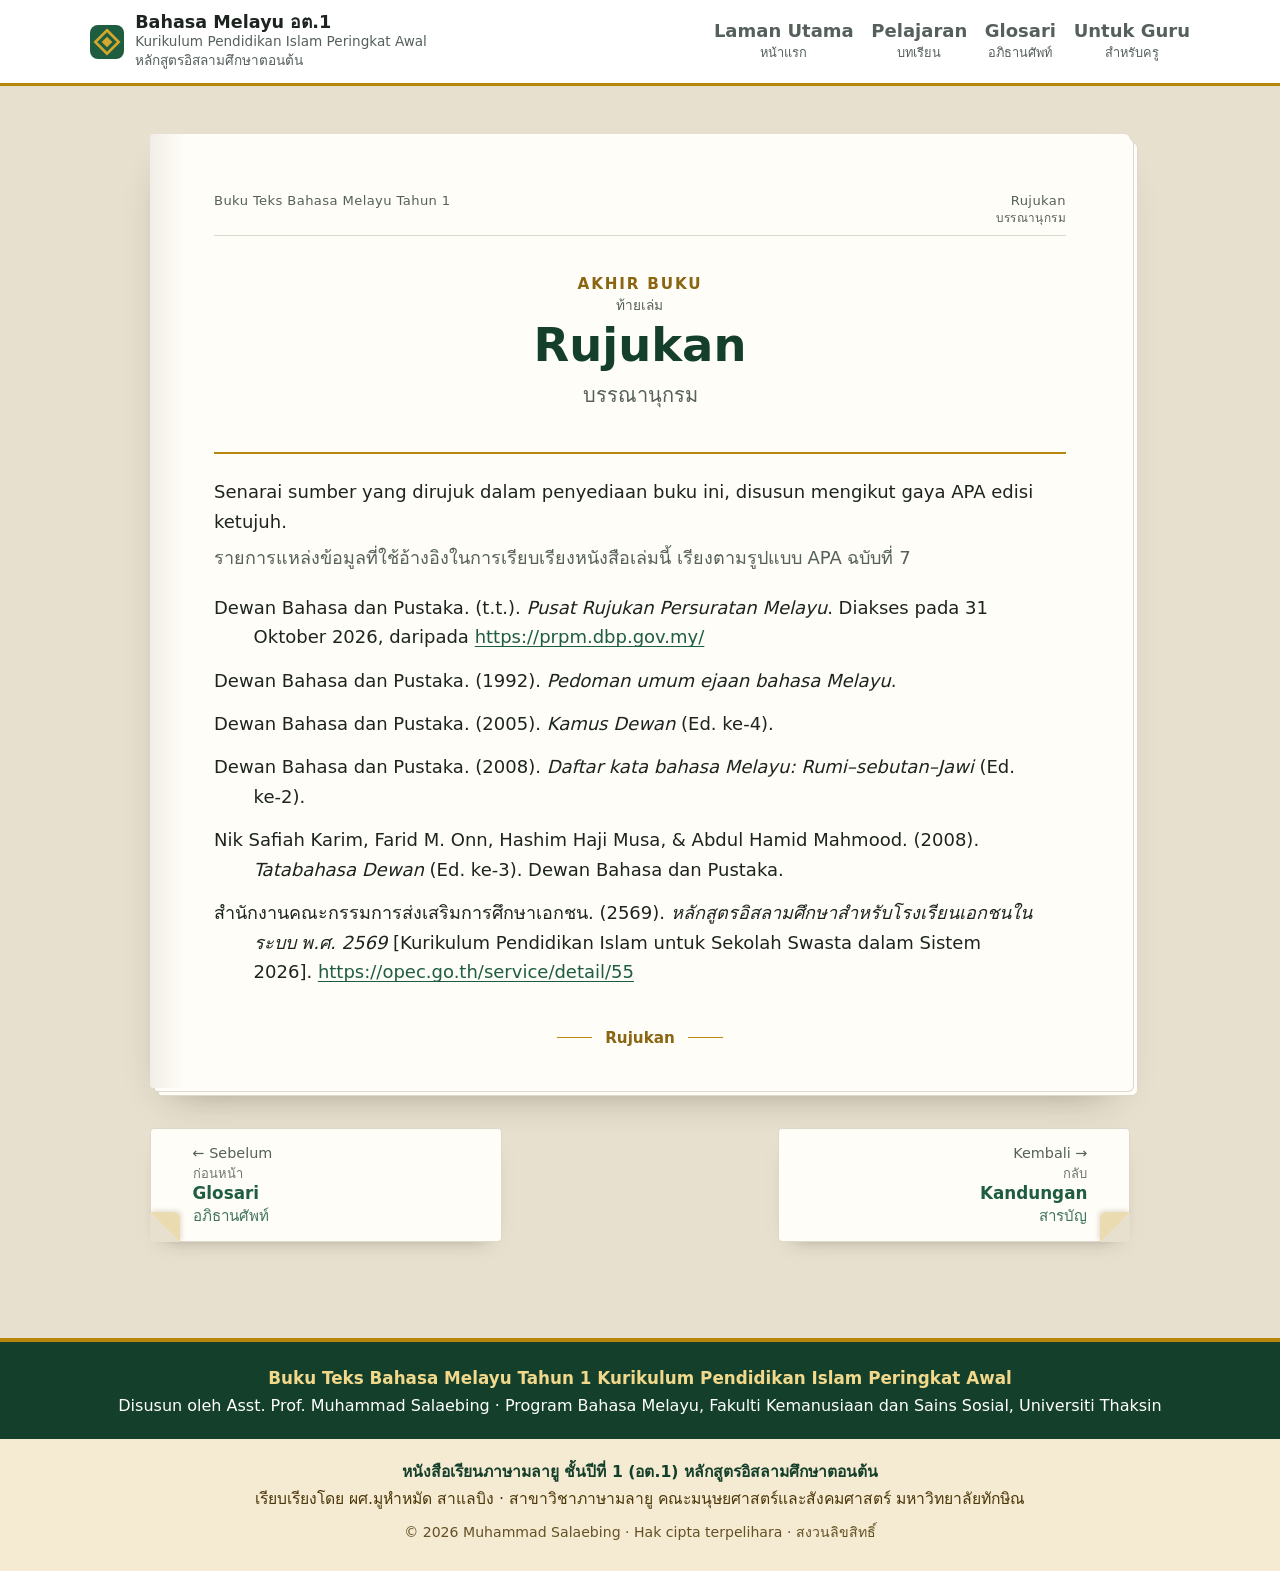
<file: rujukan.html>
<!doctype html>
<html lang="th">
<head>
<meta charset="utf-8">
<meta name="viewport" content="width=device-width, initial-scale=1">
<meta http-equiv="Content-Security-Policy" content="default-src 'self'; script-src 'self' https://gc.zgo.at; style-src 'self' 'unsafe-inline' https://fonts.googleapis.com; font-src 'self' https://fonts.gstatic.com; img-src 'self' data: https://buku-bm-at1.goatcounter.com; connect-src 'self' https://buku-bm-at1.goatcounter.com; media-src 'self'; object-src 'none'; base-uri 'self'; form-action 'none'; upgrade-insecure-requests">
<meta name="referrer" content="strict-origin-when-cross-origin">
<title>Rujukan · บรรณานุกรม — Buku Teks Bahasa Melayu Tahun 1 · หนังสือเรียนภาษามลายู อต.1</title>
<meta name="description" content="Senarai rujukan Buku Teks Bahasa Melayu Tahun 1: kamus, tatabahasa, ejaan Jawi dan kurikulum. รายการอ้างอิง (บรรณานุกรม) ของหนังสือเรียนภาษามลายู อต.1">
<link rel="canonical" href="https://salaebing-bahasa.github.io/buku-bm-at1/rujukan.html">
<meta name="author" content="Muhammad Salaebing (ผศ.มูหำหมัด สาแลบิง)">
<meta property="og:type" content="website">
<meta property="og:site_name" content="Buku Teks Bahasa Melayu Tahun 1 · หนังสือเรียนภาษามลายู อต.1">
<meta property="og:title" content="Rujukan · บรรณานุกรม — Buku Teks Bahasa Melayu Tahun 1 · หนังสือเรียนภาษามลายู อต.1">
<meta property="og:description" content="Senarai rujukan Buku Teks Bahasa Melayu Tahun 1: kamus, tatabahasa, ejaan Jawi dan kurikulum. รายการอ้างอิง (บรรณานุกรม) ของหนังสือเรียนภาษามลายู อต.1">
<meta property="og:url" content="https://salaebing-bahasa.github.io/buku-bm-at1/rujukan.html">
<meta property="og:image" content="https://salaebing-bahasa.github.io/buku-bm-at1/assets/share.png">
<meta property="og:image:width" content="1200">
<meta property="og:image:height" content="630">
<meta property="og:locale" content="th_TH">
<meta property="og:locale:alternate" content="ms_MY">
<meta name="twitter:card" content="summary_large_image">
<script type="application/ld+json">{"@context":"https://schema.org","@type":"WebPage","name":"Rujukan Buku Teks Bahasa Melayu Tahun 1 · บรรณานุกรม หนังสือเรียนภาษามลายู อต.1","inLanguage":["ms","th"],"url":"https://salaebing-bahasa.github.io/buku-bm-at1/rujukan.html","isPartOf":{"@type":"Book","name":"Buku Teks Bahasa Melayu Tahun 1","url":"https://salaebing-bahasa.github.io/buku-bm-at1/"}}</script>
<link rel="preconnect" href="https://fonts.googleapis.com"><link rel="preconnect" href="https://fonts.gstatic.com" crossorigin><link href="https://fonts.googleapis.com/css2?family=Bai+Jamjuree:wght@500;600;700&family=Noto+Naskh+Arabic:wght@400;600&family=Sarabun:ital,wght@0,400;0,600;1,400&display=swap" rel="stylesheet">
<link rel="stylesheet" href="assets/style.css">
<link rel="icon" href="assets/favicon.svg" type="image/svg+xml">
</head>
<body>
<a class="skip" href="#isi"><span class="bi"><span lang="ms">Langkau ke kandungan</span><span class="tr">ข้ามไปยังเนื้อหา</span></span></a>
<header class="site-head">
  <a class="brand" href="index.html"><span class="mark" aria-hidden="true"></span><span>Bahasa Melayu อต.1<small lang="ms">Kurikulum Pendidikan Islam Peringkat Awal</small><small>หลักสูตรอิสลามศึกษาตอนต้น</small></span></a>
  <nav aria-label="Menu utama · เมนูหลัก"><a href="index.html"><span lang="ms">Laman Utama</span><small>หน้าแรก</small></a><a href="index.html#pelajaran"><span lang="ms">Pelajaran</span><small>บทเรียน</small></a><a href="glosari.html"><span lang="ms">Glosari</span><small>อภิธานศัพท์</small></a><a href="index.html#guru"><span lang="ms">Untuk Guru</span><small>สำหรับครู</small></a></nav>
</header>
<main id="isi">

<article class="sheet">
<p class="running" aria-hidden="true"><span lang="ms">Buku Teks Bahasa Melayu Tahun 1</span><span><span class="bi"><span lang="ms">Rujukan</span><span class="tr">บรรณานุกรม</span></span></span></p>
<header class="unit-head opener"><p class="op-k"><span class="bi"><span lang="ms">Akhir buku</span><span class="tr">ท้ายเล่ม</span></span></p><h1>Rujukan</h1><p class="th-title">บรรณานุกรม</p></header>
<div class="dw prose"><p lang="ms">Senarai sumber yang dirujuk dalam penyediaan buku ini, disusun mengikut gaya APA edisi ketujuh.</p><p class="tr">รายการแหล่งข้อมูลที่ใช้อ้างอิงในการเรียบเรียงหนังสือเล่มนี้ เรียงตามรูปแบบ APA ฉบับที่ 7</p></div>
<ul class="refs">
<li lang="ms">Dewan Bahasa dan Pustaka. (t.t.). <em>Pusat Rujukan Persuratan Melayu</em>. Diakses pada 31 Oktober 2026, daripada <a href="https://prpm.dbp.gov.my/" rel="noopener">https://prpm.dbp.gov.my/</a></li>
<li lang="ms">Dewan Bahasa dan Pustaka. (1992). <em>Pedoman umum ejaan bahasa Melayu</em>.</li>
<li lang="ms">Dewan Bahasa dan Pustaka. (2005). <em>Kamus Dewan</em> (Ed. ke-4).</li>
<li lang="ms">Dewan Bahasa dan Pustaka. (2008). <em>Daftar kata bahasa Melayu: Rumi–sebutan–Jawi</em> (Ed. ke-2).</li>
<li lang="ms">Nik Safiah Karim, Farid M. Onn, Hashim Haji Musa, &amp; Abdul Hamid Mahmood. (2008). <em>Tatabahasa Dewan</em> (Ed. ke-3). Dewan Bahasa dan Pustaka.</li>
<li lang="th">สำนักงานคณะกรรมการส่งเสริมการศึกษาเอกชน. (2569). <em>หลักสูตรอิสลามศึกษาสำหรับโรงเรียนเอกชนในระบบ พ.ศ. 2569</em> [Kurikulum Pendidikan Islam untuk Sekolah Swasta dalam Sistem 2026]. <a href="https://opec.go.th/service/detail/55" rel="noopener">https://opec.go.th/service/detail/55</a></li>
</ul>
<p class="folio" aria-hidden="true"><span>Rujukan</span></p>
</article>
<nav class="pager" aria-label="Halaman sebelum dan seterusnya · หน้าก่อนหน้าและถัดไป"><a class="prev" href="glosari.html" rel="prev"><small><span class="bi"><span lang="ms">← Sebelum</span><span class="tr">ก่อนหน้า</span></span></small><span class="bi"><span lang="ms">Glosari</span><span class="tr">อภิธานศัพท์</span></span></a><a class="next" href="index.html#pelajaran"><small><span class="bi"><span lang="ms">Kembali →</span><span class="tr">กลับ</span></span></small><span class="bi"><span lang="ms">Kandungan</span><span class="tr">สารบัญ</span></span></a></nav>
</main>
<footer class="site-foot">
  <div class="foot-ms" lang="ms">
    <p>Buku Teks Bahasa Melayu Tahun 1 Kurikulum Pendidikan Islam Peringkat Awal</p>
    <p>Disusun oleh Asst. Prof. Muhammad Salaebing · Program Bahasa Melayu, Fakulti Kemanusiaan dan Sains Sosial, Universiti Thaksin</p>
  </div>
  <div class="foot-th">
    <p>หนังสือเรียนภาษามลายู ชั้นปีที่ 1 (อต.1) หลักสูตรอิสลามศึกษาตอนต้น</p>
    <p>เรียบเรียงโดย ผศ.มูหำหมัด สาแลบิง · สาขาวิชาภาษามลายู คณะมนุษยศาสตร์และสังคมศาสตร์ มหาวิทยาลัยทักษิณ</p>
    <p class="copy">© 2026 Muhammad Salaebing · <span lang="ms">Hak cipta terpelihara</span> · สงวนลิขสิทธิ์</p>
  </div>
</footer>
<script src="assets/app.js"></script>
<script data-goatcounter="https://buku-bm-at1.goatcounter.com/count" async src="https://gc.zgo.at/count.js"></script>
</body>
</html>
</file>
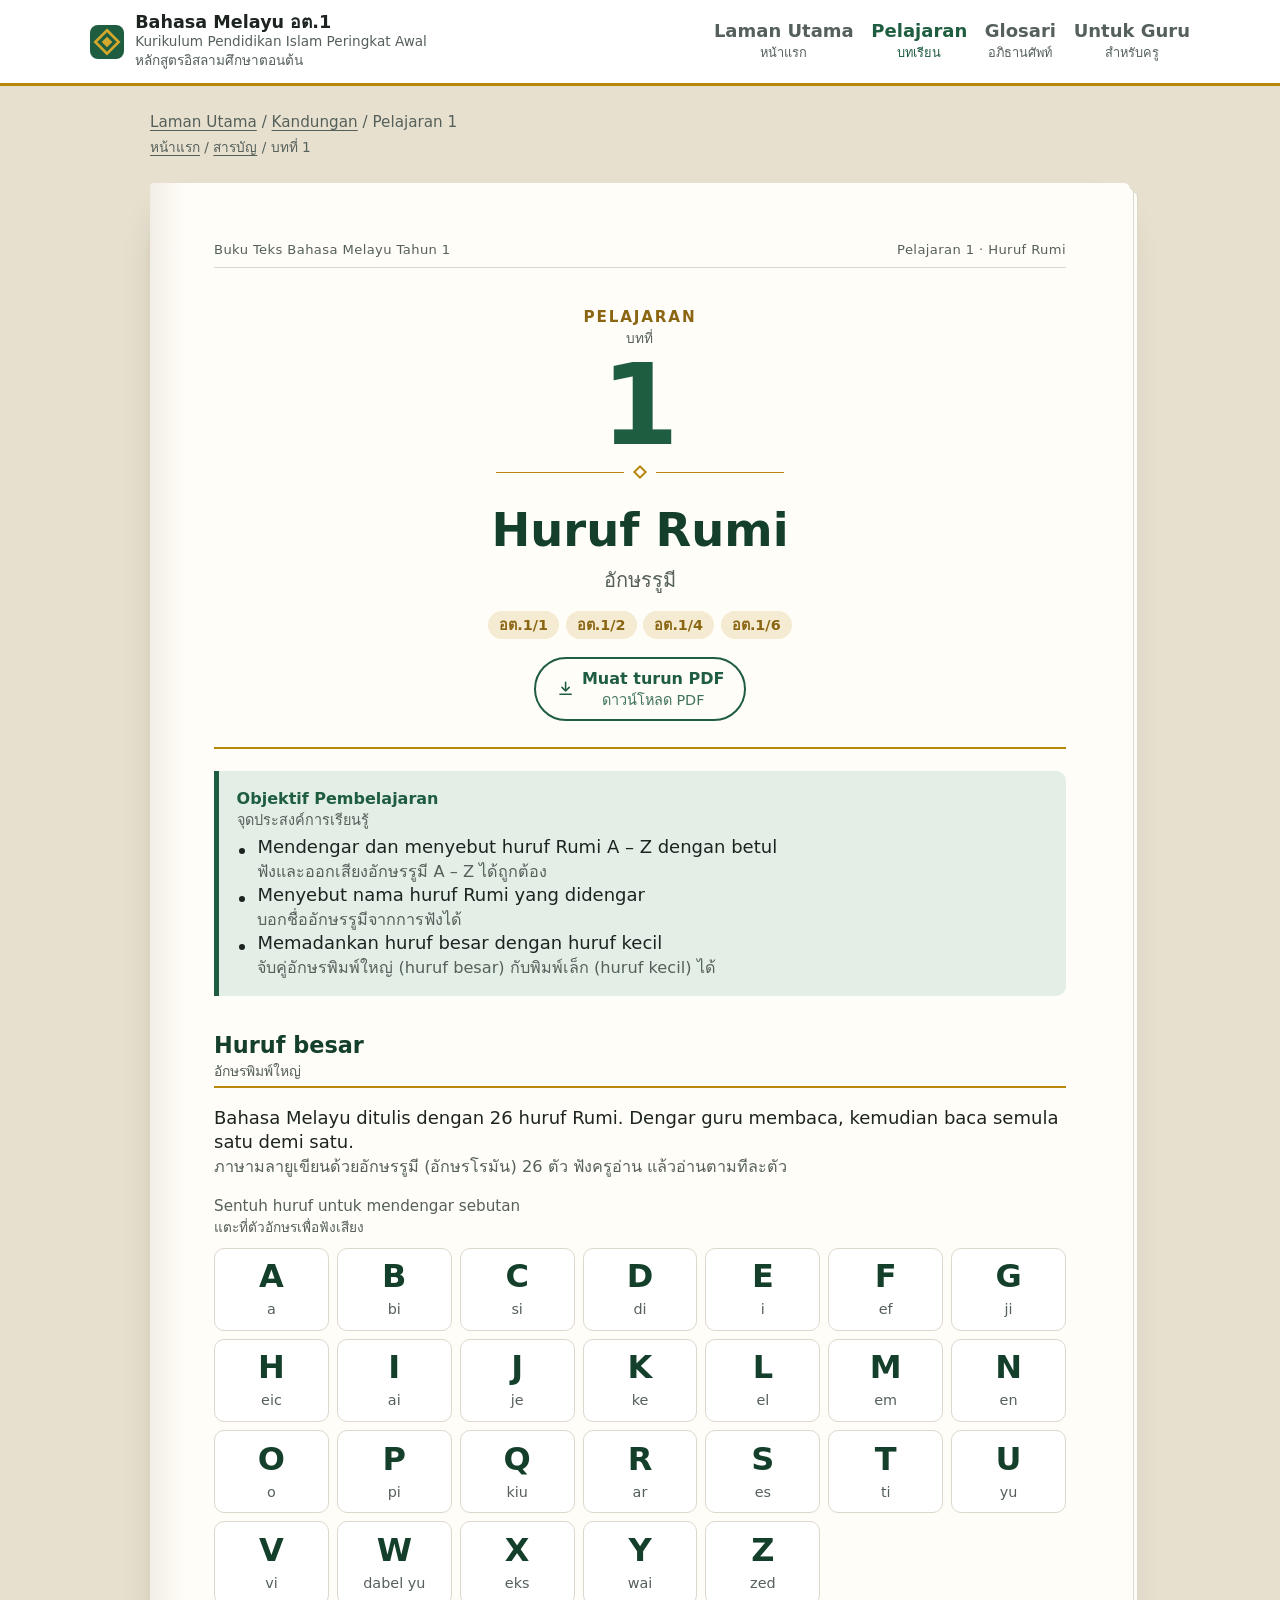
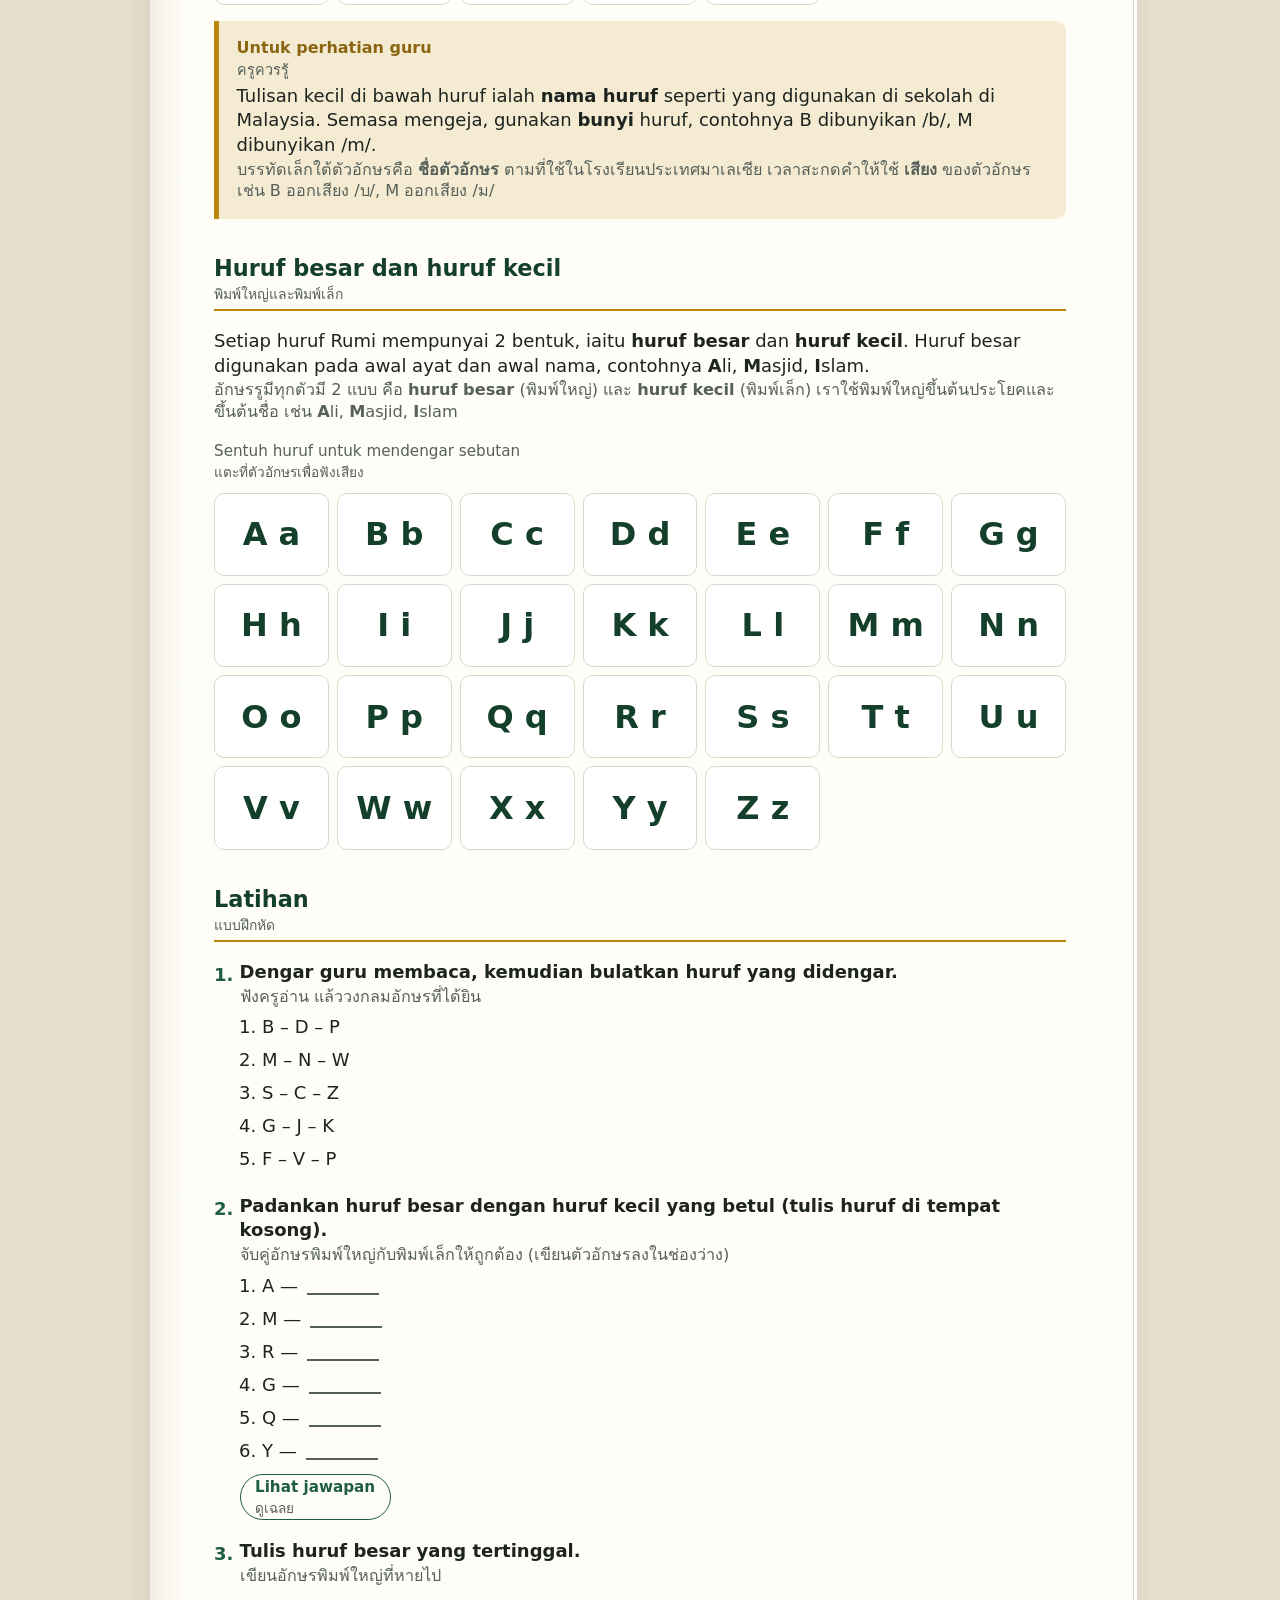
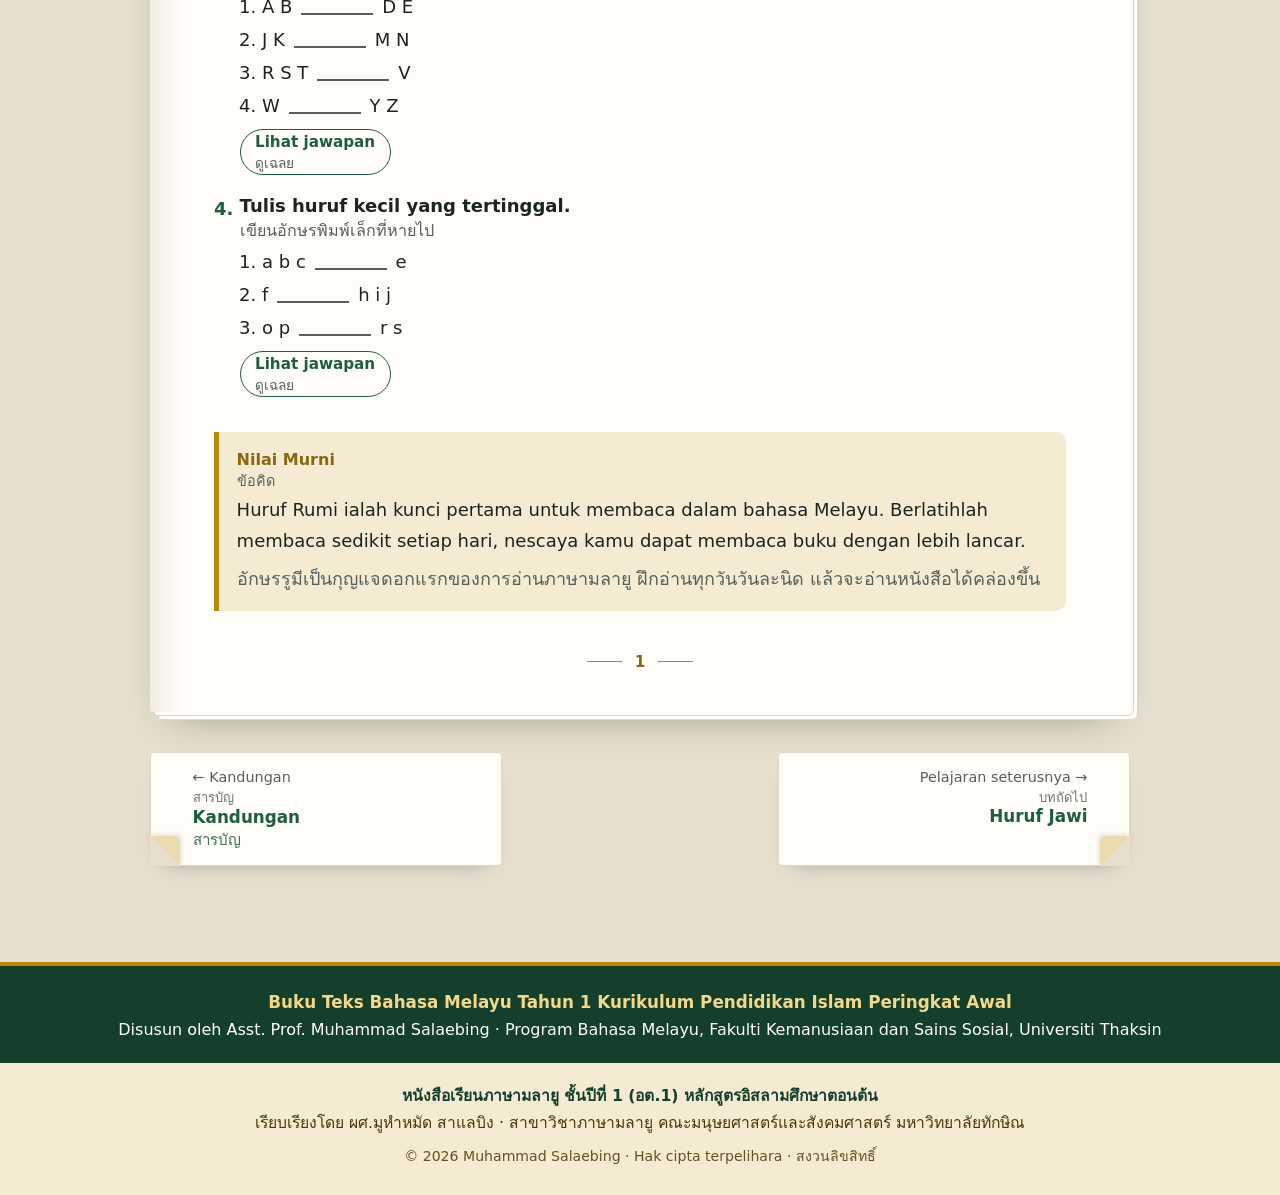
<file: pelajaran/01.html>
<!doctype html>
<html lang="th">
<head>
<meta charset="utf-8">
<meta name="viewport" content="width=device-width, initial-scale=1">
<meta http-equiv="Content-Security-Policy" content="default-src 'self'; script-src 'self' https://gc.zgo.at; style-src 'self' 'unsafe-inline' https://fonts.googleapis.com; font-src 'self' https://fonts.gstatic.com; img-src 'self' data: https://buku-bm-at1.goatcounter.com; connect-src 'self' https://buku-bm-at1.goatcounter.com; media-src 'self'; object-src 'none'; base-uri 'self'; form-action 'none'; upgrade-insecure-requests">
<meta name="referrer" content="strict-origin-when-cross-origin">
<title>Huruf Rumi (อักษรรูมี) — Pelajaran 1 | Buku Teks Bahasa Melayu Tahun 1 · หนังสือเรียนภาษามลายู อต.1</title>
<meta name="description" content="Pelajaran 1 Huruf Rumi · บทที่ 1 อักษรรูมี — Mendengar dan menyebut huruf Rumi A – Z dengan betul; Menyebut nama huruf Rumi yang didengar; Memadankan huruf besar dengan huruf kecil. บทเรียนภาษามลายู ชั้น อต.1 พร้อมเสียงอ่าน แบบฝึกหัด และ PDF">
<link rel="canonical" href="https://salaebing-bahasa.github.io/buku-bm-at1/pelajaran/01.html">
<meta name="author" content="Muhammad Salaebing (ผศ.มูหำหมัด สาแลบิง)">
<meta property="og:type" content="website">
<meta property="og:site_name" content="Buku Teks Bahasa Melayu Tahun 1 · หนังสือเรียนภาษามลายู อต.1">
<meta property="og:title" content="Huruf Rumi (อักษรรูมี) — Pelajaran 1 | Buku Teks Bahasa Melayu Tahun 1 · หนังสือเรียนภาษามลายู อต.1">
<meta property="og:description" content="Pelajaran 1 Huruf Rumi · บทที่ 1 อักษรรูมี — Mendengar dan menyebut huruf Rumi A – Z dengan betul; Menyebut nama huruf Rumi yang didengar; Memadankan huruf besar dengan huruf kecil. บทเรียนภาษามลายู ชั้น อต.1 พร้อมเสียงอ่าน แบบฝึกหัด และ PDF">
<meta property="og:url" content="https://salaebing-bahasa.github.io/buku-bm-at1/pelajaran/01.html">
<meta property="og:image" content="https://salaebing-bahasa.github.io/buku-bm-at1/assets/share.png">
<meta property="og:image:width" content="1200">
<meta property="og:image:height" content="630">
<meta property="og:locale" content="th_TH">
<meta property="og:locale:alternate" content="ms_MY">
<meta name="twitter:card" content="summary_large_image">
<script type="application/ld+json">{"@context":"https://schema.org","@type":"LearningResource","name":"Pelajaran 1: Huruf Rumi (อักษรรูมี)","description":"Mendengar dan menyebut huruf Rumi A – Z dengan betul; Menyebut nama huruf Rumi yang didengar; Memadankan huruf besar dengan huruf kecil","inLanguage":["ms","th"],"learningResourceType":"Lesson","educationalLevel":"Tahun 1 (อต.1)","teaches":"Huruf Rumi","author":{"@type":"Person","name":"Muhammad Salaebing","alternateName":"ผศ.มูหำหมัด สาแลบิง","jobTitle":"Assistant Professor","affiliation":{"@type":"CollegeOrUniversity","name":"Thaksin University","alternateName":"มหาวิทยาลัยทักษิณ"}},"isAccessibleForFree":true,"isPartOf":{"@type":"Book","name":"Buku Teks Bahasa Melayu Tahun 1 · หนังสือเรียนภาษามลายู อต.1","url":"https://salaebing-bahasa.github.io/buku-bm-at1/"},"encoding":{"@type":"MediaObject","encodingFormat":"application/pdf","contentUrl":"https://salaebing-bahasa.github.io/buku-bm-at1/pdf/pelajaran-01.pdf"}}</script>
<link rel="preconnect" href="https://fonts.googleapis.com"><link rel="preconnect" href="https://fonts.gstatic.com" crossorigin><link href="https://fonts.googleapis.com/css2?family=Bai+Jamjuree:wght@500;600;700&family=Noto+Naskh+Arabic:wght@400;600&family=Sarabun:ital,wght@0,400;0,600;1,400&display=swap" rel="stylesheet">
<link rel="stylesheet" href="../assets/style.css">
<link rel="icon" href="../assets/favicon.svg" type="image/svg+xml">
</head>
<body>
<a class="skip" href="#isi"><span class="bi"><span lang="ms">Langkau ke kandungan</span><span class="tr">ข้ามไปยังเนื้อหา</span></span></a>
<header class="site-head">
  <a class="brand" href="../index.html"><span class="mark" aria-hidden="true"></span><span>Bahasa Melayu อต.1<small lang="ms">Kurikulum Pendidikan Islam Peringkat Awal</small><small>หลักสูตรอิสลามศึกษาตอนต้น</small></span></a>
  <nav aria-label="Menu utama · เมนูหลัก"><a href="../index.html"><span lang="ms">Laman Utama</span><small>หน้าแรก</small></a><a href="../index.html#pelajaran" aria-current="page"><span lang="ms">Pelajaran</span><small>บทเรียน</small></a><a href="../glosari.html"><span lang="ms">Glosari</span><small>อภิธานศัพท์</small></a><a href="../index.html#guru"><span lang="ms">Untuk Guru</span><small>สำหรับครู</small></a></nav>
</header>
<main id="isi">

<nav class="crumb" aria-label="Lokasi · ตำแหน่ง"><p lang="ms"><a href="../index.html">Laman Utama</a> / <a href="../index.html#pelajaran">Kandungan</a> / <span>Pelajaran 1</span></p><p class="tr"><a href="../index.html">หน้าแรก</a> / <a href="../index.html#pelajaran">สารบัญ</a> / <span>บทที่ 1</span></p></nav>
<article class="sheet">
<p class="running" aria-hidden="true"><span lang="ms">Buku Teks Bahasa Melayu Tahun 1</span><span>Pelajaran 1 · Huruf Rumi</span></p>
<header class="opener">
  <p class="op-k"><span class="bi"><span lang="ms">Pelajaran</span><span class="tr">บทที่</span></span></p>
  <p class="op-n" aria-hidden="true">1</p>
  <p class="orn" aria-hidden="true"><span></span></p>
  <h1>Huruf Rumi</h1>
  <p class="th-title">อักษรรูมี</p>
  <ul class="chips" aria-label="Petunjuk · ตัวชี้วัด"><li title="Mendengar sebutan huruf konsonan dan huruf vokal bahasa Melayu · ฟังการออกเสียง พยัญชนะและสระภาษามลายู">อต.1/1</li><li title="Menyebut huruf konsonan dan huruf vokal bahasa Melayu yang didengar · บอกพยัญชนะ สระภาษามลายูจากการฟัง">อต.1/2</li><li title="Memadankan huruf besar dan huruf kecil bahasa Melayu yang ditetapkan · จับคู่ตัวพยัญชนะมลายูพิมพ์ใหญ่และพิมพ์เล็กที่กำหนด">อต.1/4</li><li title="Menghargai penggunaan bahasa Melayu yang ditetapkan · เห็นคุณค่าการใช้ภาษามลายูที่กำหนด">อต.1/6</li></ul>
  <a class="btn-ghost dl" href="../pdf/pelajaran-01.pdf" download="Bahasa-Melayu-AT1-Pelajaran-01.pdf"><svg viewBox="0 0 24 24" aria-hidden="true"><path d="M12 4v11m0 0-4.5-4.5M12 15l4.5-4.5M5 19h14" fill="none" stroke="currentColor" stroke-width="2" stroke-linecap="round" stroke-linejoin="round"/></svg><span class="bi"><span lang="ms">Muat turun PDF</span><span class="tr">ดาวน์โหลด PDF</span></span></a>
</header>
<aside class="box obj"><p class="box-t"><span class="bi"><span lang="ms">Objektif Pembelajaran</span><span class="tr">จุดประสงค์การเรียนรู้</span></span></p><ul><li><span class="bi"><span lang="ms">Mendengar dan menyebut huruf Rumi A – Z dengan betul</span><span class="tr">ฟังและออกเสียงอักษรรูมี A – Z ได้ถูกต้อง</span></span></li><li><span class="bi"><span lang="ms">Menyebut nama huruf Rumi yang didengar</span><span class="tr">บอกชื่ออักษรรูมีจากการฟังได้</span></span></li><li><span class="bi"><span lang="ms">Memadankan huruf besar dengan huruf kecil</span><span class="tr">จับคู่อักษรพิมพ์ใหญ่ (huruf besar) กับพิมพ์เล็ก (huruf kecil) ได้</span></span></li></ul></aside>
<section class="sec"><h3><span lang="ms">Huruf besar</span><span class="h-th">อักษรพิมพ์ใหญ่</span></h3><p><span class="bi"><span lang="ms">Bahasa Melayu ditulis dengan 26 huruf Rumi. Dengar guru membaca, kemudian baca semula satu demi satu.</span><span class="tr">ภาษามลายูเขียนด้วยอักษรรูมี (อักษรโรมัน) 26 ตัว ฟังครูอ่าน แล้วอ่านตามทีละตัว</span></span></p>
<p class="hint"><span class="bi"><span lang="ms">Sentuh huruf untuk mendengar sebutan</span><span class="tr">แตะที่ตัวอักษรเพื่อฟังเสียง</span></span></p><ul class="letters" style="--cols:7"><li><button type="button" class="tile" data-say="a" aria-label="อักษร A"><span class="glyph">A</span><span class="nm">a</span></button></li><li><button type="button" class="tile" data-say="b" aria-label="อักษร B"><span class="glyph">B</span><span class="nm">bi</span></button></li><li><button type="button" class="tile" data-say="c" aria-label="อักษร C"><span class="glyph">C</span><span class="nm">si</span></button></li><li><button type="button" class="tile" data-say="d" aria-label="อักษร D"><span class="glyph">D</span><span class="nm">di</span></button></li><li><button type="button" class="tile" data-say="e" aria-label="อักษร E"><span class="glyph">E</span><span class="nm">i</span></button></li><li><button type="button" class="tile" data-say="f" aria-label="อักษร F"><span class="glyph">F</span><span class="nm">ef</span></button></li><li><button type="button" class="tile" data-say="g" aria-label="อักษร G"><span class="glyph">G</span><span class="nm">ji</span></button></li><li><button type="button" class="tile" data-say="h" aria-label="อักษร H"><span class="glyph">H</span><span class="nm">eic</span></button></li><li><button type="button" class="tile" data-say="i" aria-label="อักษร I"><span class="glyph">I</span><span class="nm">ai</span></button></li><li><button type="button" class="tile" data-say="j" aria-label="อักษร J"><span class="glyph">J</span><span class="nm">je</span></button></li><li><button type="button" class="tile" data-say="k" aria-label="อักษร K"><span class="glyph">K</span><span class="nm">ke</span></button></li><li><button type="button" class="tile" data-say="l" aria-label="อักษร L"><span class="glyph">L</span><span class="nm">el</span></button></li><li><button type="button" class="tile" data-say="m" aria-label="อักษร M"><span class="glyph">M</span><span class="nm">em</span></button></li><li><button type="button" class="tile" data-say="n" aria-label="อักษร N"><span class="glyph">N</span><span class="nm">en</span></button></li><li><button type="button" class="tile" data-say="o" aria-label="อักษร O"><span class="glyph">O</span><span class="nm">o</span></button></li><li><button type="button" class="tile" data-say="p" aria-label="อักษร P"><span class="glyph">P</span><span class="nm">pi</span></button></li><li><button type="button" class="tile" data-say="q" aria-label="อักษร Q"><span class="glyph">Q</span><span class="nm">kiu</span></button></li><li><button type="button" class="tile" data-say="r" aria-label="อักษร R"><span class="glyph">R</span><span class="nm">ar</span></button></li><li><button type="button" class="tile" data-say="s" aria-label="อักษร S"><span class="glyph">S</span><span class="nm">es</span></button></li><li><button type="button" class="tile" data-say="t" aria-label="อักษร T"><span class="glyph">T</span><span class="nm">ti</span></button></li><li><button type="button" class="tile" data-say="u" aria-label="อักษร U"><span class="glyph">U</span><span class="nm">yu</span></button></li><li><button type="button" class="tile" data-say="v" aria-label="อักษร V"><span class="glyph">V</span><span class="nm">vi</span></button></li><li><button type="button" class="tile" data-say="w" aria-label="อักษร W"><span class="glyph">W</span><span class="nm">dabel yu</span></button></li><li><button type="button" class="tile" data-say="x" aria-label="อักษร X"><span class="glyph">X</span><span class="nm">eks</span></button></li><li><button type="button" class="tile" data-say="y" aria-label="อักษร Y"><span class="glyph">Y</span><span class="nm">wai</span></button></li><li><button type="button" class="tile" data-say="z" aria-label="อักษร Z"><span class="glyph">Z</span><span class="nm">zed</span></button></li></ul>
<aside class="box note"><p class="box-t"><span class="bi"><span lang="ms">Untuk perhatian guru</span><span class="tr">ครูควรรู้</span></span></p><p><span class="bi"><span lang="ms">Tulisan kecil di bawah huruf ialah <strong>nama huruf</strong> seperti yang digunakan di sekolah di Malaysia. Semasa mengeja, gunakan <strong>bunyi</strong> huruf, contohnya B dibunyikan /b/, M dibunyikan /m/.</span><span class="tr">บรรทัดเล็กใต้ตัวอักษรคือ <strong>ชื่อตัวอักษร</strong> ตามที่ใช้ในโรงเรียนประเทศมาเลเซีย เวลาสะกดคำให้ใช้ <strong>เสียง</strong> ของตัวอักษร เช่น B ออกเสียง /บ/, M ออกเสียง /ม/</span></span></p></aside></section>
<section class="sec"><h3><span lang="ms">Huruf besar dan huruf kecil</span><span class="h-th">พิมพ์ใหญ่และพิมพ์เล็ก</span></h3><p><span class="bi"><span lang="ms">Setiap huruf Rumi mempunyai 2 bentuk, iaitu <strong>huruf besar</strong> dan <strong>huruf kecil</strong>. Huruf besar digunakan pada awal ayat dan awal nama, contohnya <strong>A</strong>li, <strong>M</strong>asjid, <strong>I</strong>slam.</span><span class="tr">อักษรรูมีทุกตัวมี 2 แบบ คือ <strong>huruf besar</strong> (พิมพ์ใหญ่) และ <strong>huruf kecil</strong> (พิมพ์เล็ก) เราใช้พิมพ์ใหญ่ขึ้นต้นประโยคและขึ้นต้นชื่อ เช่น <strong>A</strong>li, <strong>M</strong>asjid, <strong>I</strong>slam</span></span></p>
<p class="hint"><span class="bi"><span lang="ms">Sentuh huruf untuk mendengar sebutan</span><span class="tr">แตะที่ตัวอักษรเพื่อฟังเสียง</span></span></p><ul class="letters" style="--cols:7"><li><button type="button" class="tile" data-say="a" aria-label="อักษร A a"><span class="glyph">A a</span></button></li><li><button type="button" class="tile" data-say="b" aria-label="อักษร B b"><span class="glyph">B b</span></button></li><li><button type="button" class="tile" data-say="c" aria-label="อักษร C c"><span class="glyph">C c</span></button></li><li><button type="button" class="tile" data-say="d" aria-label="อักษร D d"><span class="glyph">D d</span></button></li><li><button type="button" class="tile" data-say="e" aria-label="อักษร E e"><span class="glyph">E e</span></button></li><li><button type="button" class="tile" data-say="f" aria-label="อักษร F f"><span class="glyph">F f</span></button></li><li><button type="button" class="tile" data-say="g" aria-label="อักษร G g"><span class="glyph">G g</span></button></li><li><button type="button" class="tile" data-say="h" aria-label="อักษร H h"><span class="glyph">H h</span></button></li><li><button type="button" class="tile" data-say="i" aria-label="อักษร I i"><span class="glyph">I i</span></button></li><li><button type="button" class="tile" data-say="j" aria-label="อักษร J j"><span class="glyph">J j</span></button></li><li><button type="button" class="tile" data-say="k" aria-label="อักษร K k"><span class="glyph">K k</span></button></li><li><button type="button" class="tile" data-say="l" aria-label="อักษร L l"><span class="glyph">L l</span></button></li><li><button type="button" class="tile" data-say="m" aria-label="อักษร M m"><span class="glyph">M m</span></button></li><li><button type="button" class="tile" data-say="n" aria-label="อักษร N n"><span class="glyph">N n</span></button></li><li><button type="button" class="tile" data-say="o" aria-label="อักษร O o"><span class="glyph">O o</span></button></li><li><button type="button" class="tile" data-say="p" aria-label="อักษร P p"><span class="glyph">P p</span></button></li><li><button type="button" class="tile" data-say="q" aria-label="อักษร Q q"><span class="glyph">Q q</span></button></li><li><button type="button" class="tile" data-say="r" aria-label="อักษร R r"><span class="glyph">R r</span></button></li><li><button type="button" class="tile" data-say="s" aria-label="อักษร S s"><span class="glyph">S s</span></button></li><li><button type="button" class="tile" data-say="t" aria-label="อักษร T t"><span class="glyph">T t</span></button></li><li><button type="button" class="tile" data-say="u" aria-label="อักษร U u"><span class="glyph">U u</span></button></li><li><button type="button" class="tile" data-say="v" aria-label="อักษร V v"><span class="glyph">V v</span></button></li><li><button type="button" class="tile" data-say="w" aria-label="อักษร W w"><span class="glyph">W w</span></button></li><li><button type="button" class="tile" data-say="x" aria-label="อักษร X x"><span class="glyph">X x</span></button></li><li><button type="button" class="tile" data-say="y" aria-label="อักษร Y y"><span class="glyph">Y y</span></button></li><li><button type="button" class="tile" data-say="z" aria-label="อักษร Z z"><span class="glyph">Z z</span></button></li></ul></section>
<section class="sec" id="latihan"><h3><span lang="ms">Latihan</span><span class="h-th">แบบฝึกหัด</span></h3><ol class="latihan"><li><p class="q"><span class="bi"><span lang="ms">Dengar guru membaca, kemudian bulatkan huruf yang didengar.</span><span class="tr">ฟังครูอ่าน แล้ววงกลมอักษรที่ได้ยิน</span></span></p><ol class="items"><li>B  –  D  –  P</li><li>M  –  N  –  W</li><li>S  –  C  –  Z</li><li>G  –  J  –  K</li><li>F  –  V  –  P</li></ol></li><li><p class="q"><span class="bi"><span lang="ms">Padankan huruf besar dengan huruf kecil yang betul (tulis huruf di tempat kosong).</span><span class="tr">จับคู่อักษรพิมพ์ใหญ่กับพิมพ์เล็กให้ถูกต้อง (เขียนตัวอักษรลงในช่องว่าง)</span></span></p><ol class="items"><li>A  —  <span class="blank" aria-label="ช่องว่าง"></span></li><li>M  —  <span class="blank" aria-label="ช่องว่าง"></span></li><li>R  —  <span class="blank" aria-label="ช่องว่าง"></span></li><li>G  —  <span class="blank" aria-label="ช่องว่าง"></span></li><li>Q  —  <span class="blank" aria-label="ช่องว่าง"></span></li><li>Y  —  <span class="blank" aria-label="ช่องว่าง"></span></li></ol><details class="ans"><summary><span class="bi"><span lang="ms">Lihat jawapan</span><span class="tr">ดูเฉลย</span></span></summary><p>a, m, r, g, q, y</p></details></li><li><p class="q"><span class="bi"><span lang="ms">Tulis huruf besar yang tertinggal.</span><span class="tr">เขียนอักษรพิมพ์ใหญ่ที่หายไป</span></span></p><ol class="items"><li>A  B  <span class="blank" aria-label="ช่องว่าง"></span>  D  E</li><li>J  K  <span class="blank" aria-label="ช่องว่าง"></span>  M  N</li><li>R  S  T  <span class="blank" aria-label="ช่องว่าง"></span>  V</li><li>W  <span class="blank" aria-label="ช่องว่าง"></span>  Y  Z</li></ol><details class="ans"><summary><span class="bi"><span lang="ms">Lihat jawapan</span><span class="tr">ดูเฉลย</span></span></summary><p>C, L, U, X</p></details></li><li><p class="q"><span class="bi"><span lang="ms">Tulis huruf kecil yang tertinggal.</span><span class="tr">เขียนอักษรพิมพ์เล็กที่หายไป</span></span></p><ol class="items"><li>a  b  c  <span class="blank" aria-label="ช่องว่าง"></span>  e</li><li>f  <span class="blank" aria-label="ช่องว่าง"></span>  h  i  j</li><li>o  p  <span class="blank" aria-label="ช่องว่าง"></span>  r  s</li></ol><details class="ans"><summary><span class="bi"><span lang="ms">Lihat jawapan</span><span class="tr">ดูเฉลย</span></span></summary><p>d, g, q</p></details></li></ol></section>

<aside class="box nilai"><p class="box-t"><span class="bi"><span lang="ms">Nilai Murni</span><span class="tr">ข้อคิด</span></span></p><p lang="ms">Huruf Rumi ialah kunci pertama untuk membaca dalam bahasa Melayu. Berlatihlah membaca sedikit setiap hari, nescaya kamu dapat membaca buku dengan lebih lancar.</p><p class="tr nilai-th">อักษรรูมีเป็นกุญแจดอกแรกของการอ่านภาษามลายู ฝึกอ่านทุกวันวันละนิด แล้วจะอ่านหนังสือได้คล่องขึ้น</p></aside>
<p class="folio" aria-hidden="true"><span>1</span></p>
</article>
<nav class="pager" aria-label="Pelajaran sebelum dan seterusnya · บทก่อนหน้าและถัดไป">
  <a class="prev" href="../index.html#pelajaran"><small><span class="bi"><span lang="ms">← Kandungan</span><span class="tr">สารบัญ</span></span></small><span class="bi"><span lang="ms">Kandungan</span><span class="tr">สารบัญ</span></span></a>
  <a class="next" href="02.html" rel="next"><small><span class="bi"><span lang="ms">Pelajaran seterusnya →</span><span class="tr">บทถัดไป</span></span></small>Huruf Jawi</a>
</nav>
<p class="swipe-hint"><span class="bi"><span lang="ms">Leret ke kiri atau ke kanan untuk menukar pelajaran</span><span class="tr">ปัดซ้ายหรือขวาเพื่อเปลี่ยนบท</span></span></p>
</main>
<footer class="site-foot">
  <div class="foot-ms" lang="ms">
    <p>Buku Teks Bahasa Melayu Tahun 1 Kurikulum Pendidikan Islam Peringkat Awal</p>
    <p>Disusun oleh Asst. Prof. Muhammad Salaebing · Program Bahasa Melayu, Fakulti Kemanusiaan dan Sains Sosial, Universiti Thaksin</p>
  </div>
  <div class="foot-th">
    <p>หนังสือเรียนภาษามลายู ชั้นปีที่ 1 (อต.1) หลักสูตรอิสลามศึกษาตอนต้น</p>
    <p>เรียบเรียงโดย ผศ.มูหำหมัด สาแลบิง · สาขาวิชาภาษามลายู คณะมนุษยศาสตร์และสังคมศาสตร์ มหาวิทยาลัยทักษิณ</p>
    <p class="copy">© 2026 Muhammad Salaebing · <span lang="ms">Hak cipta terpelihara</span> · สงวนลิขสิทธิ์</p>
  </div>
</footer>
<script src="../assets/app.js"></script>
<script data-goatcounter="https://buku-bm-at1.goatcounter.com/count" async src="https://gc.zgo.at/count.js"></script>
</body>
</html>
</file>
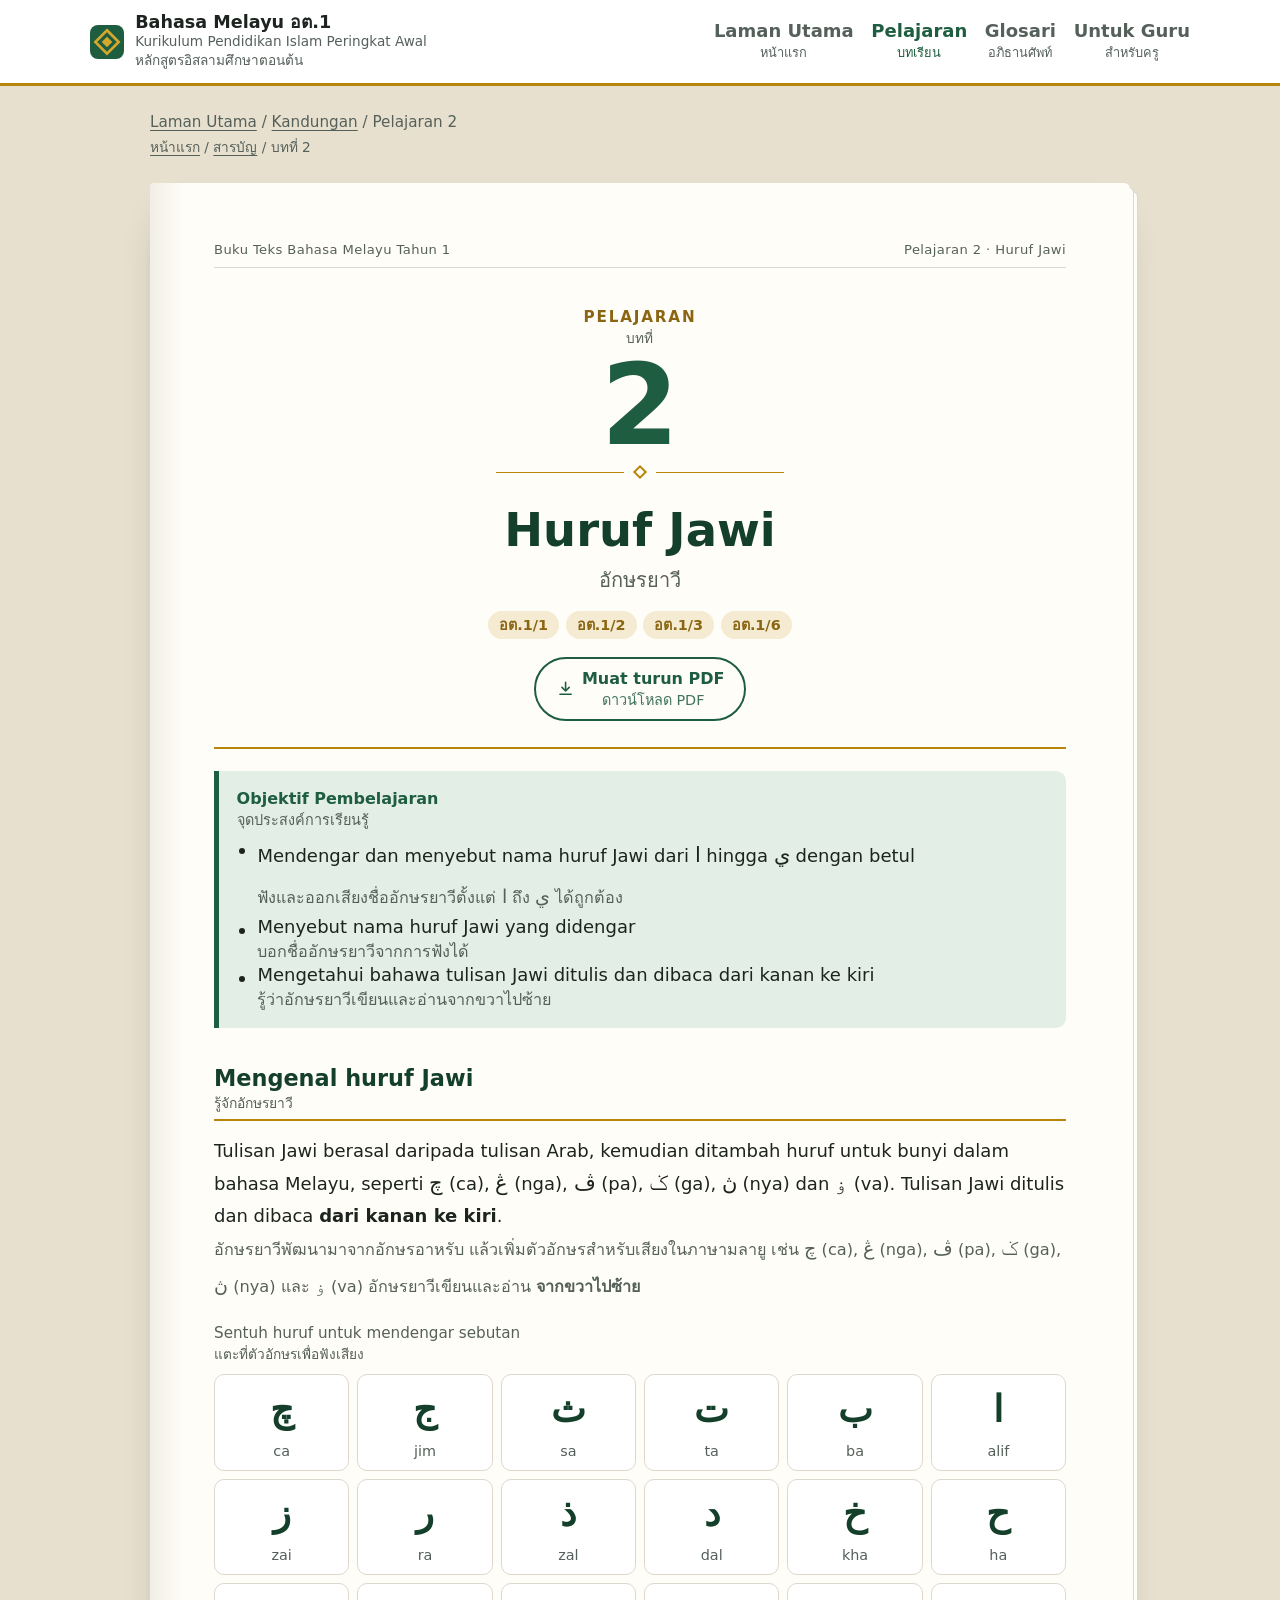
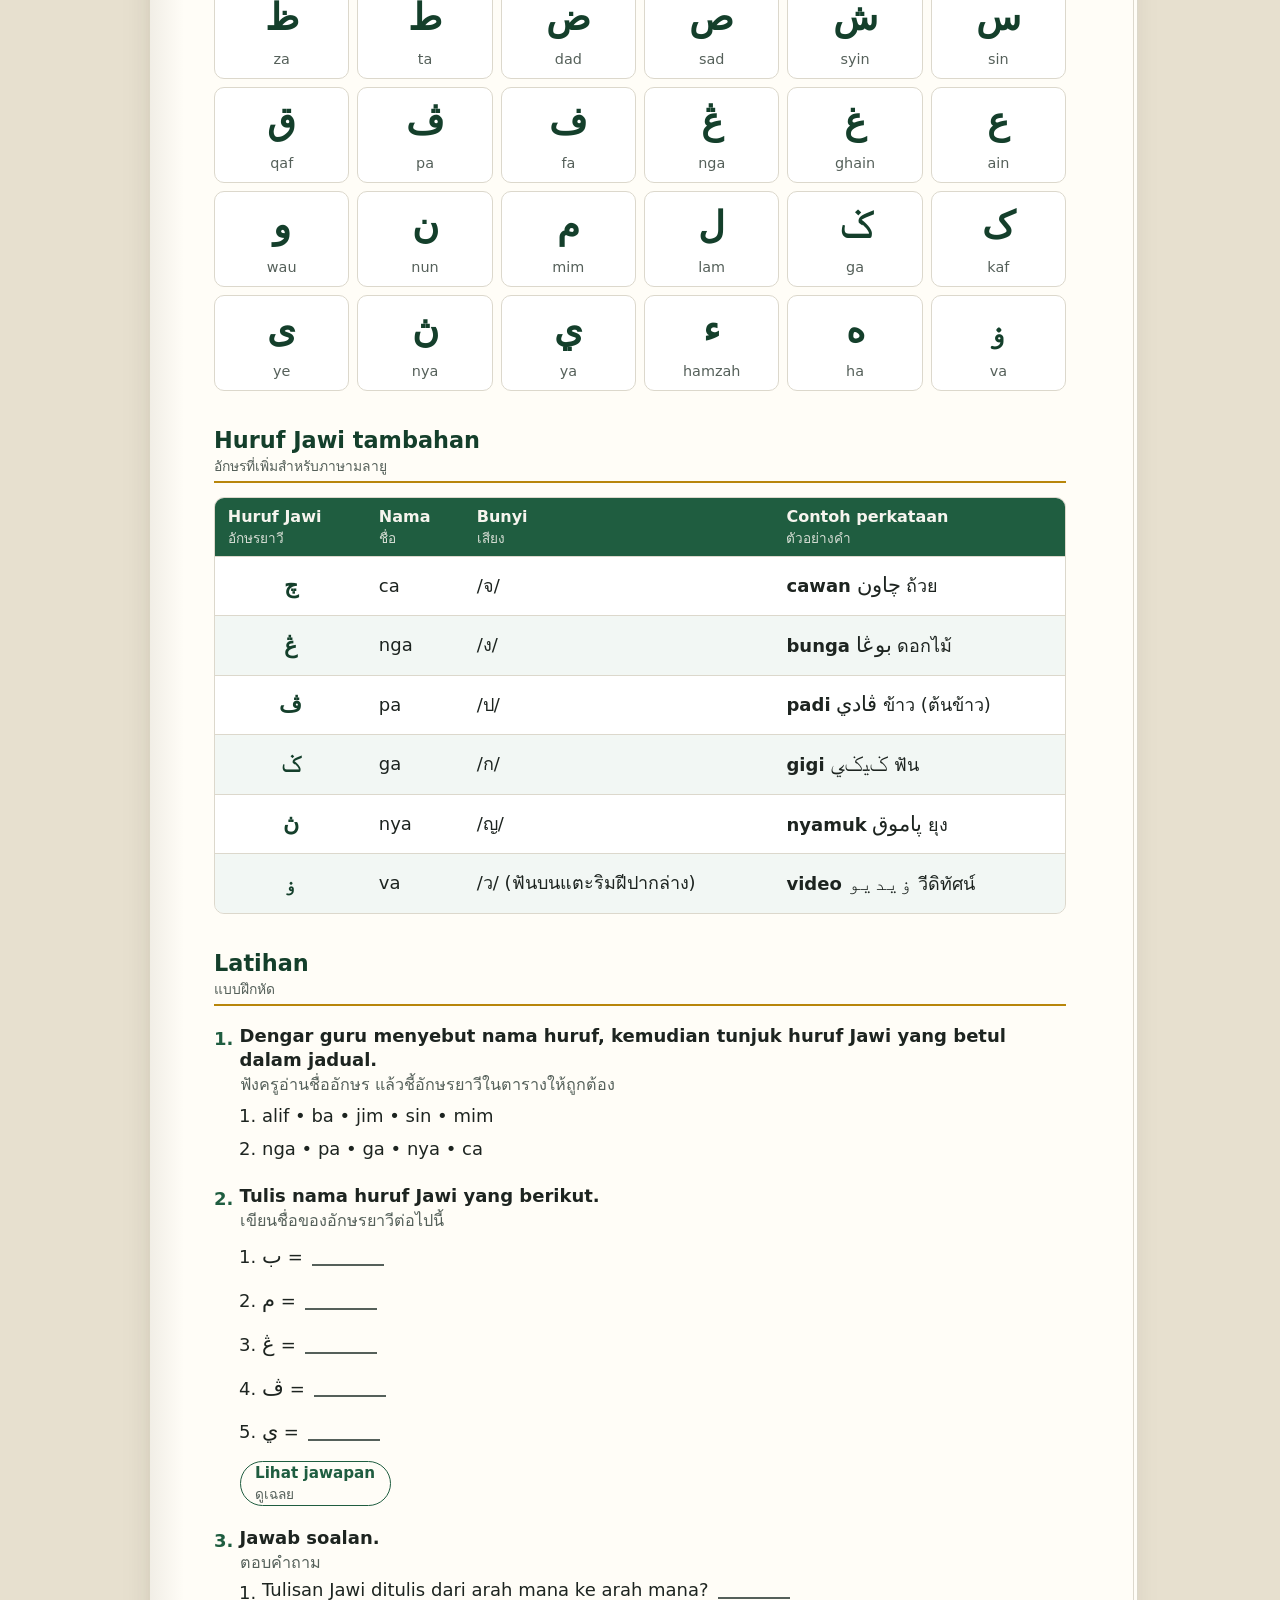
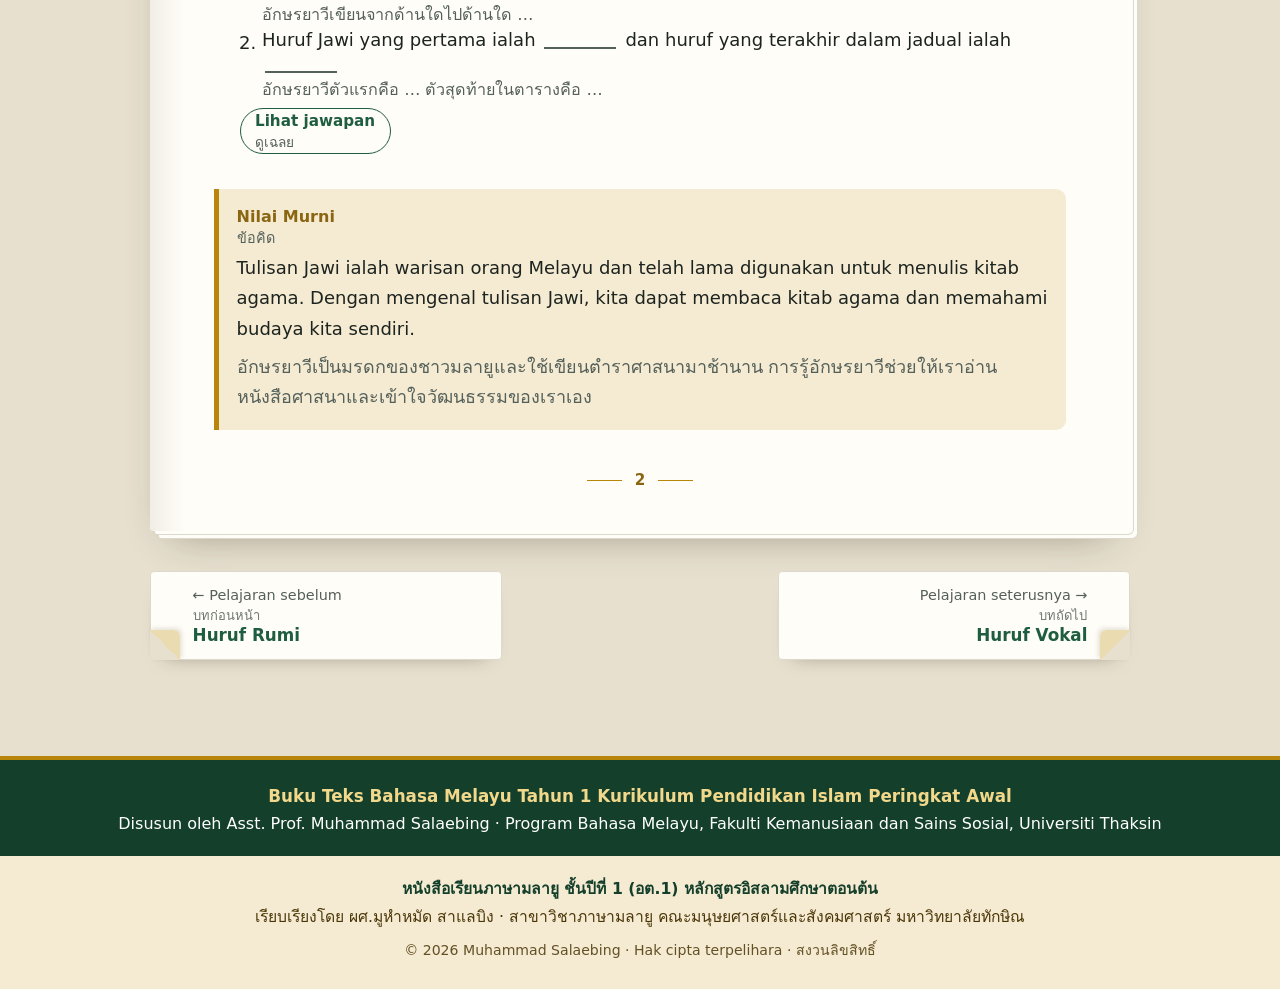
<file: pelajaran/02.html>
<!doctype html>
<html lang="th">
<head>
<meta charset="utf-8">
<meta name="viewport" content="width=device-width, initial-scale=1">
<meta http-equiv="Content-Security-Policy" content="default-src 'self'; script-src 'self' https://gc.zgo.at; style-src 'self' 'unsafe-inline' https://fonts.googleapis.com; font-src 'self' https://fonts.gstatic.com; img-src 'self' data: https://buku-bm-at1.goatcounter.com; connect-src 'self' https://buku-bm-at1.goatcounter.com; media-src 'self'; object-src 'none'; base-uri 'self'; form-action 'none'; upgrade-insecure-requests">
<meta name="referrer" content="strict-origin-when-cross-origin">
<title>Huruf Jawi (อักษรยาวี) — Pelajaran 2 | Buku Teks Bahasa Melayu Tahun 1 · หนังสือเรียนภาษามลายู อต.1</title>
<meta name="description" content="Pelajaran 2 Huruf Jawi · บทที่ 2 อักษรยาวี — Mendengar dan menyebut nama huruf Jawi dari ا hingga ي dengan betul; Menyebut nama huruf Jawi yang didengar; Mengetahui bahawa tulisan Jawi ditulis dan dibaca dari kanan ke kiri. บทเรียนภาษามลายู ชั้น อต.1 พร้อมเสียงอ่าน แบบฝึกหัด และ PDF">
<link rel="canonical" href="https://salaebing-bahasa.github.io/buku-bm-at1/pelajaran/02.html">
<meta name="author" content="Muhammad Salaebing (ผศ.มูหำหมัด สาแลบิง)">
<meta property="og:type" content="website">
<meta property="og:site_name" content="Buku Teks Bahasa Melayu Tahun 1 · หนังสือเรียนภาษามลายู อต.1">
<meta property="og:title" content="Huruf Jawi (อักษรยาวี) — Pelajaran 2 | Buku Teks Bahasa Melayu Tahun 1 · หนังสือเรียนภาษามลายู อต.1">
<meta property="og:description" content="Pelajaran 2 Huruf Jawi · บทที่ 2 อักษรยาวี — Mendengar dan menyebut nama huruf Jawi dari ا hingga ي dengan betul; Menyebut nama huruf Jawi yang didengar; Mengetahui bahawa tulisan Jawi ditulis dan dibaca dari kanan ke kiri. บทเรียนภาษามลายู ชั้น อต.1 พร้อมเสียงอ่าน แบบฝึกหัด และ PDF">
<meta property="og:url" content="https://salaebing-bahasa.github.io/buku-bm-at1/pelajaran/02.html">
<meta property="og:image" content="https://salaebing-bahasa.github.io/buku-bm-at1/assets/share.png">
<meta property="og:image:width" content="1200">
<meta property="og:image:height" content="630">
<meta property="og:locale" content="th_TH">
<meta property="og:locale:alternate" content="ms_MY">
<meta name="twitter:card" content="summary_large_image">
<script type="application/ld+json">{"@context":"https://schema.org","@type":"LearningResource","name":"Pelajaran 2: Huruf Jawi (อักษรยาวี)","description":"Mendengar dan menyebut nama huruf Jawi dari ا hingga ي dengan betul; Menyebut nama huruf Jawi yang didengar; Mengetahui bahawa tulisan Jawi ditulis dan dibaca dari kanan ke kiri","inLanguage":["ms","th"],"learningResourceType":"Lesson","educationalLevel":"Tahun 1 (อต.1)","teaches":"Huruf Jawi","author":{"@type":"Person","name":"Muhammad Salaebing","alternateName":"ผศ.มูหำหมัด สาแลบิง","jobTitle":"Assistant Professor","affiliation":{"@type":"CollegeOrUniversity","name":"Thaksin University","alternateName":"มหาวิทยาลัยทักษิณ"}},"isAccessibleForFree":true,"isPartOf":{"@type":"Book","name":"Buku Teks Bahasa Melayu Tahun 1 · หนังสือเรียนภาษามลายู อต.1","url":"https://salaebing-bahasa.github.io/buku-bm-at1/"},"encoding":{"@type":"MediaObject","encodingFormat":"application/pdf","contentUrl":"https://salaebing-bahasa.github.io/buku-bm-at1/pdf/pelajaran-02.pdf"}}</script>
<link rel="preconnect" href="https://fonts.googleapis.com"><link rel="preconnect" href="https://fonts.gstatic.com" crossorigin><link href="https://fonts.googleapis.com/css2?family=Bai+Jamjuree:wght@500;600;700&family=Noto+Naskh+Arabic:wght@400;600&family=Sarabun:ital,wght@0,400;0,600;1,400&display=swap" rel="stylesheet">
<link rel="stylesheet" href="../assets/style.css">
<link rel="icon" href="../assets/favicon.svg" type="image/svg+xml">
</head>
<body>
<a class="skip" href="#isi"><span class="bi"><span lang="ms">Langkau ke kandungan</span><span class="tr">ข้ามไปยังเนื้อหา</span></span></a>
<header class="site-head">
  <a class="brand" href="../index.html"><span class="mark" aria-hidden="true"></span><span>Bahasa Melayu อต.1<small lang="ms">Kurikulum Pendidikan Islam Peringkat Awal</small><small>หลักสูตรอิสลามศึกษาตอนต้น</small></span></a>
  <nav aria-label="Menu utama · เมนูหลัก"><a href="../index.html"><span lang="ms">Laman Utama</span><small>หน้าแรก</small></a><a href="../index.html#pelajaran" aria-current="page"><span lang="ms">Pelajaran</span><small>บทเรียน</small></a><a href="../glosari.html"><span lang="ms">Glosari</span><small>อภิธานศัพท์</small></a><a href="../index.html#guru"><span lang="ms">Untuk Guru</span><small>สำหรับครู</small></a></nav>
</header>
<main id="isi">

<nav class="crumb" aria-label="Lokasi · ตำแหน่ง"><p lang="ms"><a href="../index.html">Laman Utama</a> / <a href="../index.html#pelajaran">Kandungan</a> / <span>Pelajaran 2</span></p><p class="tr"><a href="../index.html">หน้าแรก</a> / <a href="../index.html#pelajaran">สารบัญ</a> / <span>บทที่ 2</span></p></nav>
<article class="sheet">
<p class="running" aria-hidden="true"><span lang="ms">Buku Teks Bahasa Melayu Tahun 1</span><span>Pelajaran 2 · Huruf Jawi</span></p>
<header class="opener">
  <p class="op-k"><span class="bi"><span lang="ms">Pelajaran</span><span class="tr">บทที่</span></span></p>
  <p class="op-n" aria-hidden="true">2</p>
  <p class="orn" aria-hidden="true"><span></span></p>
  <h1>Huruf Jawi</h1>
  <p class="th-title">อักษรยาวี</p>
  <ul class="chips" aria-label="Petunjuk · ตัวชี้วัด"><li title="Mendengar sebutan huruf konsonan dan huruf vokal bahasa Melayu · ฟังการออกเสียง พยัญชนะและสระภาษามลายู">อต.1/1</li><li title="Menyebut huruf konsonan dan huruf vokal bahasa Melayu yang didengar · บอกพยัญชนะ สระภาษามลายูจากการฟัง">อต.1/2</li><li title="Membaca dan menulis huruf konsonan, huruf vokal, suku kata dan perkataan bahasa Melayu yang ditetapkan · อ่านและเขียน พยัญชนะ สระ พยางค์ และคำศัพท์ภาษามลายูที่กำหนด">อต.1/3</li><li title="Menghargai penggunaan bahasa Melayu yang ditetapkan · เห็นคุณค่าการใช้ภาษามลายูที่กำหนด">อต.1/6</li></ul>
  <a class="btn-ghost dl" href="../pdf/pelajaran-02.pdf" download="Bahasa-Melayu-AT1-Pelajaran-02.pdf"><svg viewBox="0 0 24 24" aria-hidden="true"><path d="M12 4v11m0 0-4.5-4.5M12 15l4.5-4.5M5 19h14" fill="none" stroke="currentColor" stroke-width="2" stroke-linecap="round" stroke-linejoin="round"/></svg><span class="bi"><span lang="ms">Muat turun PDF</span><span class="tr">ดาวน์โหลด PDF</span></span></a>
</header>
<aside class="box obj"><p class="box-t"><span class="bi"><span lang="ms">Objektif Pembelajaran</span><span class="tr">จุดประสงค์การเรียนรู้</span></span></p><ul><li><span class="bi"><span lang="ms">Mendengar dan menyebut nama huruf Jawi dari <span class="jw" lang="ms-Arab" dir="rtl">ا</span> hingga <span class="jw" lang="ms-Arab" dir="rtl">ي</span> dengan betul</span><span class="tr">ฟังและออกเสียงชื่ออักษรยาวีตั้งแต่ <span class="jw" lang="ms-Arab" dir="rtl">ا</span> ถึง <span class="jw" lang="ms-Arab" dir="rtl">ي</span> ได้ถูกต้อง</span></span></li><li><span class="bi"><span lang="ms">Menyebut nama huruf Jawi yang didengar</span><span class="tr">บอกชื่ออักษรยาวีจากการฟังได้</span></span></li><li><span class="bi"><span lang="ms">Mengetahui bahawa tulisan Jawi ditulis dan dibaca dari kanan ke kiri</span><span class="tr">รู้ว่าอักษรยาวีเขียนและอ่านจากขวาไปซ้าย</span></span></li></ul></aside>
<section class="sec"><h3><span lang="ms">Mengenal huruf Jawi</span><span class="h-th">รู้จักอักษรยาวี</span></h3><p><span class="bi"><span lang="ms">Tulisan Jawi berasal daripada tulisan Arab, kemudian ditambah huruf untuk bunyi dalam bahasa Melayu, seperti <span class="jw" lang="ms-Arab" dir="rtl">چ</span> (ca), <span class="jw" lang="ms-Arab" dir="rtl">ڠ</span> (nga), <span class="jw" lang="ms-Arab" dir="rtl">ڤ</span> (pa), <span class="jw" lang="ms-Arab" dir="rtl">ݢ</span> (ga), <span class="jw" lang="ms-Arab" dir="rtl">ڽ</span> (nya) dan <span class="jw" lang="ms-Arab" dir="rtl">ۏ</span> (va). Tulisan Jawi ditulis dan dibaca <strong>dari kanan ke kiri</strong>.</span><span class="tr">อักษรยาวีพัฒนามาจากอักษรอาหรับ แล้วเพิ่มตัวอักษรสำหรับเสียงในภาษามลายู เช่น <span class="jw" lang="ms-Arab" dir="rtl">چ</span> (ca), <span class="jw" lang="ms-Arab" dir="rtl">ڠ</span> (nga), <span class="jw" lang="ms-Arab" dir="rtl">ڤ</span> (pa), <span class="jw" lang="ms-Arab" dir="rtl">ݢ</span> (ga), <span class="jw" lang="ms-Arab" dir="rtl">ڽ</span> (nya) และ <span class="jw" lang="ms-Arab" dir="rtl">ۏ</span> (va) อักษรยาวีเขียนและอ่าน <strong>จากขวาไปซ้าย</strong></span></span></p>
<p class="hint"><span class="bi"><span lang="ms">Sentuh huruf untuk mendengar sebutan</span><span class="tr">แตะที่ตัวอักษรเพื่อฟังเสียง</span></span></p><ul class="letters rtl" style="--cols:6"><li><button type="button" class="tile is-jw" data-say="alif" aria-label="อักษร alif"><span class="glyph" lang="ms-Arab" dir="rtl">ا</span><span class="nm">alif</span></button></li><li><button type="button" class="tile is-jw" data-say="ba" aria-label="อักษร ba"><span class="glyph" lang="ms-Arab" dir="rtl">ب</span><span class="nm">ba</span></button></li><li><button type="button" class="tile is-jw" data-say="ta" aria-label="อักษร ta"><span class="glyph" lang="ms-Arab" dir="rtl">ت</span><span class="nm">ta</span></button></li><li><button type="button" class="tile is-jw" data-say="sa" aria-label="อักษร sa"><span class="glyph" lang="ms-Arab" dir="rtl">ث</span><span class="nm">sa</span></button></li><li><button type="button" class="tile is-jw" data-say="jim" aria-label="อักษร jim"><span class="glyph" lang="ms-Arab" dir="rtl">ج</span><span class="nm">jim</span></button></li><li><button type="button" class="tile is-jw" data-say="ca" aria-label="อักษร ca"><span class="glyph" lang="ms-Arab" dir="rtl">چ</span><span class="nm">ca</span></button></li><li><button type="button" class="tile is-jw" data-say="ha" aria-label="อักษร ha"><span class="glyph" lang="ms-Arab" dir="rtl">ح</span><span class="nm">ha</span></button></li><li><button type="button" class="tile is-jw" data-say="kha" aria-label="อักษร kha"><span class="glyph" lang="ms-Arab" dir="rtl">خ</span><span class="nm">kha</span></button></li><li><button type="button" class="tile is-jw" data-say="dal" aria-label="อักษร dal"><span class="glyph" lang="ms-Arab" dir="rtl">د</span><span class="nm">dal</span></button></li><li><button type="button" class="tile is-jw" data-say="zal" aria-label="อักษร zal"><span class="glyph" lang="ms-Arab" dir="rtl">ذ</span><span class="nm">zal</span></button></li><li><button type="button" class="tile is-jw" data-say="ra" aria-label="อักษร ra"><span class="glyph" lang="ms-Arab" dir="rtl">ر</span><span class="nm">ra</span></button></li><li><button type="button" class="tile is-jw" data-say="zai" aria-label="อักษร zai"><span class="glyph" lang="ms-Arab" dir="rtl">ز</span><span class="nm">zai</span></button></li><li><button type="button" class="tile is-jw" data-say="sin" aria-label="อักษร sin"><span class="glyph" lang="ms-Arab" dir="rtl">س</span><span class="nm">sin</span></button></li><li><button type="button" class="tile is-jw" data-say="syin" aria-label="อักษร syin"><span class="glyph" lang="ms-Arab" dir="rtl">ش</span><span class="nm">syin</span></button></li><li><button type="button" class="tile is-jw" data-say="sad" aria-label="อักษร sad"><span class="glyph" lang="ms-Arab" dir="rtl">ص</span><span class="nm">sad</span></button></li><li><button type="button" class="tile is-jw" data-say="dad" aria-label="อักษร dad"><span class="glyph" lang="ms-Arab" dir="rtl">ض</span><span class="nm">dad</span></button></li><li><button type="button" class="tile is-jw" data-say="ta" aria-label="อักษร ta"><span class="glyph" lang="ms-Arab" dir="rtl">ط</span><span class="nm">ta</span></button></li><li><button type="button" class="tile is-jw" data-say="za" aria-label="อักษร za"><span class="glyph" lang="ms-Arab" dir="rtl">ظ</span><span class="nm">za</span></button></li><li><button type="button" class="tile is-jw" data-say="ain" aria-label="อักษร ain"><span class="glyph" lang="ms-Arab" dir="rtl">ع</span><span class="nm">ain</span></button></li><li><button type="button" class="tile is-jw" data-say="ghain" aria-label="อักษร ghain"><span class="glyph" lang="ms-Arab" dir="rtl">غ</span><span class="nm">ghain</span></button></li><li><button type="button" class="tile is-jw" data-say="nga" aria-label="อักษร nga"><span class="glyph" lang="ms-Arab" dir="rtl">ڠ</span><span class="nm">nga</span></button></li><li><button type="button" class="tile is-jw" data-say="fa" aria-label="อักษร fa"><span class="glyph" lang="ms-Arab" dir="rtl">ف</span><span class="nm">fa</span></button></li><li><button type="button" class="tile is-jw" data-say="pa" aria-label="อักษร pa"><span class="glyph" lang="ms-Arab" dir="rtl">ڤ</span><span class="nm">pa</span></button></li><li><button type="button" class="tile is-jw" data-say="qaf" aria-label="อักษร qaf"><span class="glyph" lang="ms-Arab" dir="rtl">ق</span><span class="nm">qaf</span></button></li><li><button type="button" class="tile is-jw" data-say="kaf" aria-label="อักษร kaf"><span class="glyph" lang="ms-Arab" dir="rtl">ک</span><span class="nm">kaf</span></button></li><li><button type="button" class="tile is-jw" data-say="ga" aria-label="อักษร ga"><span class="glyph" lang="ms-Arab" dir="rtl">ݢ</span><span class="nm">ga</span></button></li><li><button type="button" class="tile is-jw" data-say="lam" aria-label="อักษร lam"><span class="glyph" lang="ms-Arab" dir="rtl">ل</span><span class="nm">lam</span></button></li><li><button type="button" class="tile is-jw" data-say="mim" aria-label="อักษร mim"><span class="glyph" lang="ms-Arab" dir="rtl">م</span><span class="nm">mim</span></button></li><li><button type="button" class="tile is-jw" data-say="nun" aria-label="อักษร nun"><span class="glyph" lang="ms-Arab" dir="rtl">ن</span><span class="nm">nun</span></button></li><li><button type="button" class="tile is-jw" data-say="wau" aria-label="อักษร wau"><span class="glyph" lang="ms-Arab" dir="rtl">و</span><span class="nm">wau</span></button></li><li><button type="button" class="tile is-jw" data-say="va" aria-label="อักษร va"><span class="glyph" lang="ms-Arab" dir="rtl">ۏ</span><span class="nm">va</span></button></li><li><button type="button" class="tile is-jw" data-say="ha" aria-label="อักษร ha"><span class="glyph" lang="ms-Arab" dir="rtl">ه</span><span class="nm">ha</span></button></li><li><button type="button" class="tile is-jw" data-say="hamzah" aria-label="อักษร hamzah"><span class="glyph" lang="ms-Arab" dir="rtl">ء</span><span class="nm">hamzah</span></button></li><li><button type="button" class="tile is-jw" data-say="ya" aria-label="อักษร ya"><span class="glyph" lang="ms-Arab" dir="rtl">ي</span><span class="nm">ya</span></button></li><li><button type="button" class="tile is-jw" data-say="nya" aria-label="อักษร nya"><span class="glyph" lang="ms-Arab" dir="rtl">ڽ</span><span class="nm">nya</span></button></li><li><button type="button" class="tile is-jw" data-say="ye" aria-label="อักษร ye"><span class="glyph" lang="ms-Arab" dir="rtl">ى</span><span class="nm">ye</span></button></li></ul></section>
<section class="sec"><h3><span lang="ms">Huruf Jawi tambahan</span><span class="h-th">อักษรที่เพิ่มสำหรับภาษามลายู</span></h3><div class="tbl"><table><thead><tr><th><span class="bi"><span lang="ms">Huruf Jawi</span><span class="tr">อักษรยาวี</span></span></th><th><span class="bi"><span lang="ms">Nama</span><span class="tr">ชื่อ</span></span></th><th><span class="bi"><span lang="ms">Bunyi</span><span class="tr">เสียง</span></span></th><th><span class="bi"><span lang="ms">Contoh perkataan</span><span class="tr">ตัวอย่างคำ</span></span></th></tr></thead><tbody><tr><td class="jw-cell big"><span class="jw" lang="ms-Arab" dir="rtl">چ</span></td><td>ca</td><td>/จ/</td><td><strong>cawan</strong>  <span class="jw" lang="ms-Arab" dir="rtl">چاون</span>  ถ้วย</td></tr><tr><td class="jw-cell big"><span class="jw" lang="ms-Arab" dir="rtl">ڠ</span></td><td>nga</td><td>/ง/</td><td><strong>bunga</strong>  <span class="jw" lang="ms-Arab" dir="rtl">بوڠا</span>  ดอกไม้</td></tr><tr><td class="jw-cell big"><span class="jw" lang="ms-Arab" dir="rtl">ڤ</span></td><td>pa</td><td>/ป/</td><td><strong>padi</strong>  <span class="jw" lang="ms-Arab" dir="rtl">ڤادي</span>  ข้าว (ต้นข้าว)</td></tr><tr><td class="jw-cell big"><span class="jw" lang="ms-Arab" dir="rtl">ݢ</span></td><td>ga</td><td>/ก/</td><td><strong>gigi</strong>  <span class="jw" lang="ms-Arab" dir="rtl">ݢيݢي</span>  ฟัน</td></tr><tr><td class="jw-cell big"><span class="jw" lang="ms-Arab" dir="rtl">ڽ</span></td><td>nya</td><td>/ญ/</td><td><strong>nyamuk</strong>  <span class="jw" lang="ms-Arab" dir="rtl">ڽاموق</span>  ยุง</td></tr><tr><td class="jw-cell big"><span class="jw" lang="ms-Arab" dir="rtl">ۏ</span></td><td>va</td><td>/ว/ (ฟันบนแตะริมฝีปากล่าง)</td><td><strong>video</strong>  <span class="jw" lang="ms-Arab" dir="rtl">ۏيديو</span>  วีดิทัศน์</td></tr></tbody></table></div></section>
<section class="sec" id="latihan"><h3><span lang="ms">Latihan</span><span class="h-th">แบบฝึกหัด</span></h3><ol class="latihan"><li><p class="q"><span class="bi"><span lang="ms">Dengar guru menyebut nama huruf, kemudian tunjuk huruf Jawi yang betul dalam jadual.</span><span class="tr">ฟังครูอ่านชื่ออักษร แล้วชี้อักษรยาวีในตารางให้ถูกต้อง</span></span></p><ol class="items"><li>alif  •  ba  •  jim  •  sin  •  mim</li><li>nga  •  pa  •  ga  •  nya  •  ca</li></ol></li><li><p class="q"><span class="bi"><span lang="ms">Tulis nama huruf Jawi yang berikut.</span><span class="tr">เขียนชื่อของอักษรยาวีต่อไปนี้</span></span></p><ol class="items"><li><span class="jw" lang="ms-Arab" dir="rtl">ب</span>  =  <span class="blank" aria-label="ช่องว่าง"></span></li><li><span class="jw" lang="ms-Arab" dir="rtl">م</span>  =  <span class="blank" aria-label="ช่องว่าง"></span></li><li><span class="jw" lang="ms-Arab" dir="rtl">ڠ</span>  =  <span class="blank" aria-label="ช่องว่าง"></span></li><li><span class="jw" lang="ms-Arab" dir="rtl">ڤ</span>  =  <span class="blank" aria-label="ช่องว่าง"></span></li><li><span class="jw" lang="ms-Arab" dir="rtl">ي</span>  =  <span class="blank" aria-label="ช่องว่าง"></span></li></ol><details class="ans"><summary><span class="bi"><span lang="ms">Lihat jawapan</span><span class="tr">ดูเฉลย</span></span></summary><p>ba, mim, nga, pa, ya</p></details></li><li><p class="q"><span class="bi"><span lang="ms">Jawab soalan.</span><span class="tr">ตอบคำถาม</span></span></p><ol class="items"><li><span class="bi"><span lang="ms">Tulisan Jawi ditulis dari arah mana ke arah mana?  <span class="blank" aria-label="ช่องว่าง"></span></span><span class="tr">อักษรยาวีเขียนจากด้านใดไปด้านใด  …</span></span></li><li><span class="bi"><span lang="ms">Huruf Jawi yang pertama ialah  <span class="blank" aria-label="ช่องว่าง"></span>  dan huruf yang terakhir dalam jadual ialah  <span class="blank" aria-label="ช่องว่าง"></span></span><span class="tr">อักษรยาวีตัวแรกคือ  …  ตัวสุดท้ายในตารางคือ  …</span></span></li></ol><details class="ans"><summary><span class="bi"><span lang="ms">Lihat jawapan</span><span class="tr">ดูเฉลย</span></span></summary><p><span class="bi"><span lang="ms">Dari kanan ke kiri; alif (<span class="jw" lang="ms-Arab" dir="rtl">ا</span>) dan ye (<span class="jw" lang="ms-Arab" dir="rtl">ى</span>)</span><span class="tr">จากขวาไปซ้าย; alif (<span class="jw" lang="ms-Arab" dir="rtl">ا</span>) และ ye (<span class="jw" lang="ms-Arab" dir="rtl">ى</span>)</span></span></p></details></li></ol></section>

<aside class="box nilai"><p class="box-t"><span class="bi"><span lang="ms">Nilai Murni</span><span class="tr">ข้อคิด</span></span></p><p lang="ms">Tulisan Jawi ialah warisan orang Melayu dan telah lama digunakan untuk menulis kitab agama. Dengan mengenal tulisan Jawi, kita dapat membaca kitab agama dan memahami budaya kita sendiri.</p><p class="tr nilai-th">อักษรยาวีเป็นมรดกของชาวมลายูและใช้เขียนตำราศาสนามาช้านาน การรู้อักษรยาวีช่วยให้เราอ่านหนังสือศาสนาและเข้าใจวัฒนธรรมของเราเอง</p></aside>
<p class="folio" aria-hidden="true"><span>2</span></p>
</article>
<nav class="pager" aria-label="Pelajaran sebelum dan seterusnya · บทก่อนหน้าและถัดไป">
  <a class="prev" href="01.html" rel="prev"><small><span class="bi"><span lang="ms">← Pelajaran sebelum</span><span class="tr">บทก่อนหน้า</span></span></small>Huruf Rumi</a>
  <a class="next" href="03.html" rel="next"><small><span class="bi"><span lang="ms">Pelajaran seterusnya →</span><span class="tr">บทถัดไป</span></span></small>Huruf Vokal</a>
</nav>
<p class="swipe-hint"><span class="bi"><span lang="ms">Leret ke kiri atau ke kanan untuk menukar pelajaran</span><span class="tr">ปัดซ้ายหรือขวาเพื่อเปลี่ยนบท</span></span></p>
</main>
<footer class="site-foot">
  <div class="foot-ms" lang="ms">
    <p>Buku Teks Bahasa Melayu Tahun 1 Kurikulum Pendidikan Islam Peringkat Awal</p>
    <p>Disusun oleh Asst. Prof. Muhammad Salaebing · Program Bahasa Melayu, Fakulti Kemanusiaan dan Sains Sosial, Universiti Thaksin</p>
  </div>
  <div class="foot-th">
    <p>หนังสือเรียนภาษามลายู ชั้นปีที่ 1 (อต.1) หลักสูตรอิสลามศึกษาตอนต้น</p>
    <p>เรียบเรียงโดย ผศ.มูหำหมัด สาแลบิง · สาขาวิชาภาษามลายู คณะมนุษยศาสตร์และสังคมศาสตร์ มหาวิทยาลัยทักษิณ</p>
    <p class="copy">© 2026 Muhammad Salaebing · <span lang="ms">Hak cipta terpelihara</span> · สงวนลิขสิทธิ์</p>
  </div>
</footer>
<script src="../assets/app.js"></script>
<script data-goatcounter="https://buku-bm-at1.goatcounter.com/count" async src="https://gc.zgo.at/count.js"></script>
</body>
</html>
</file>
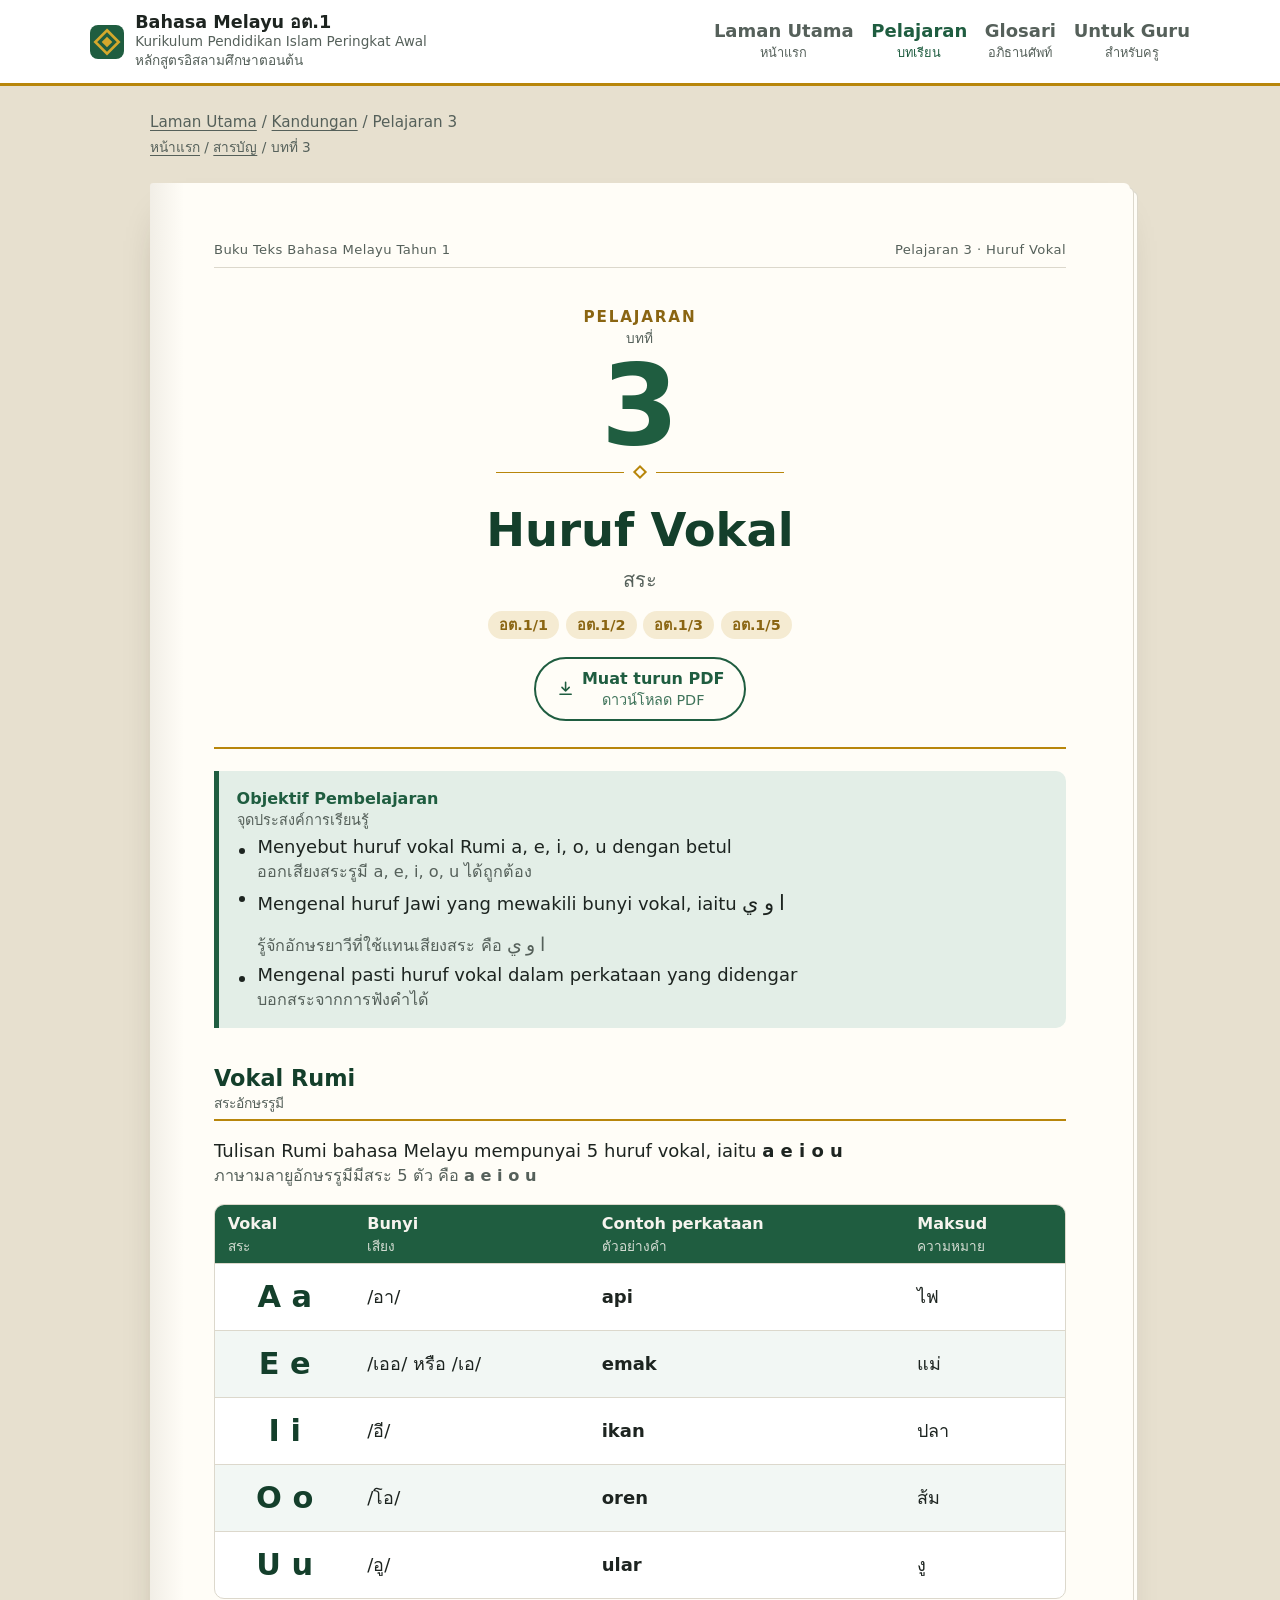
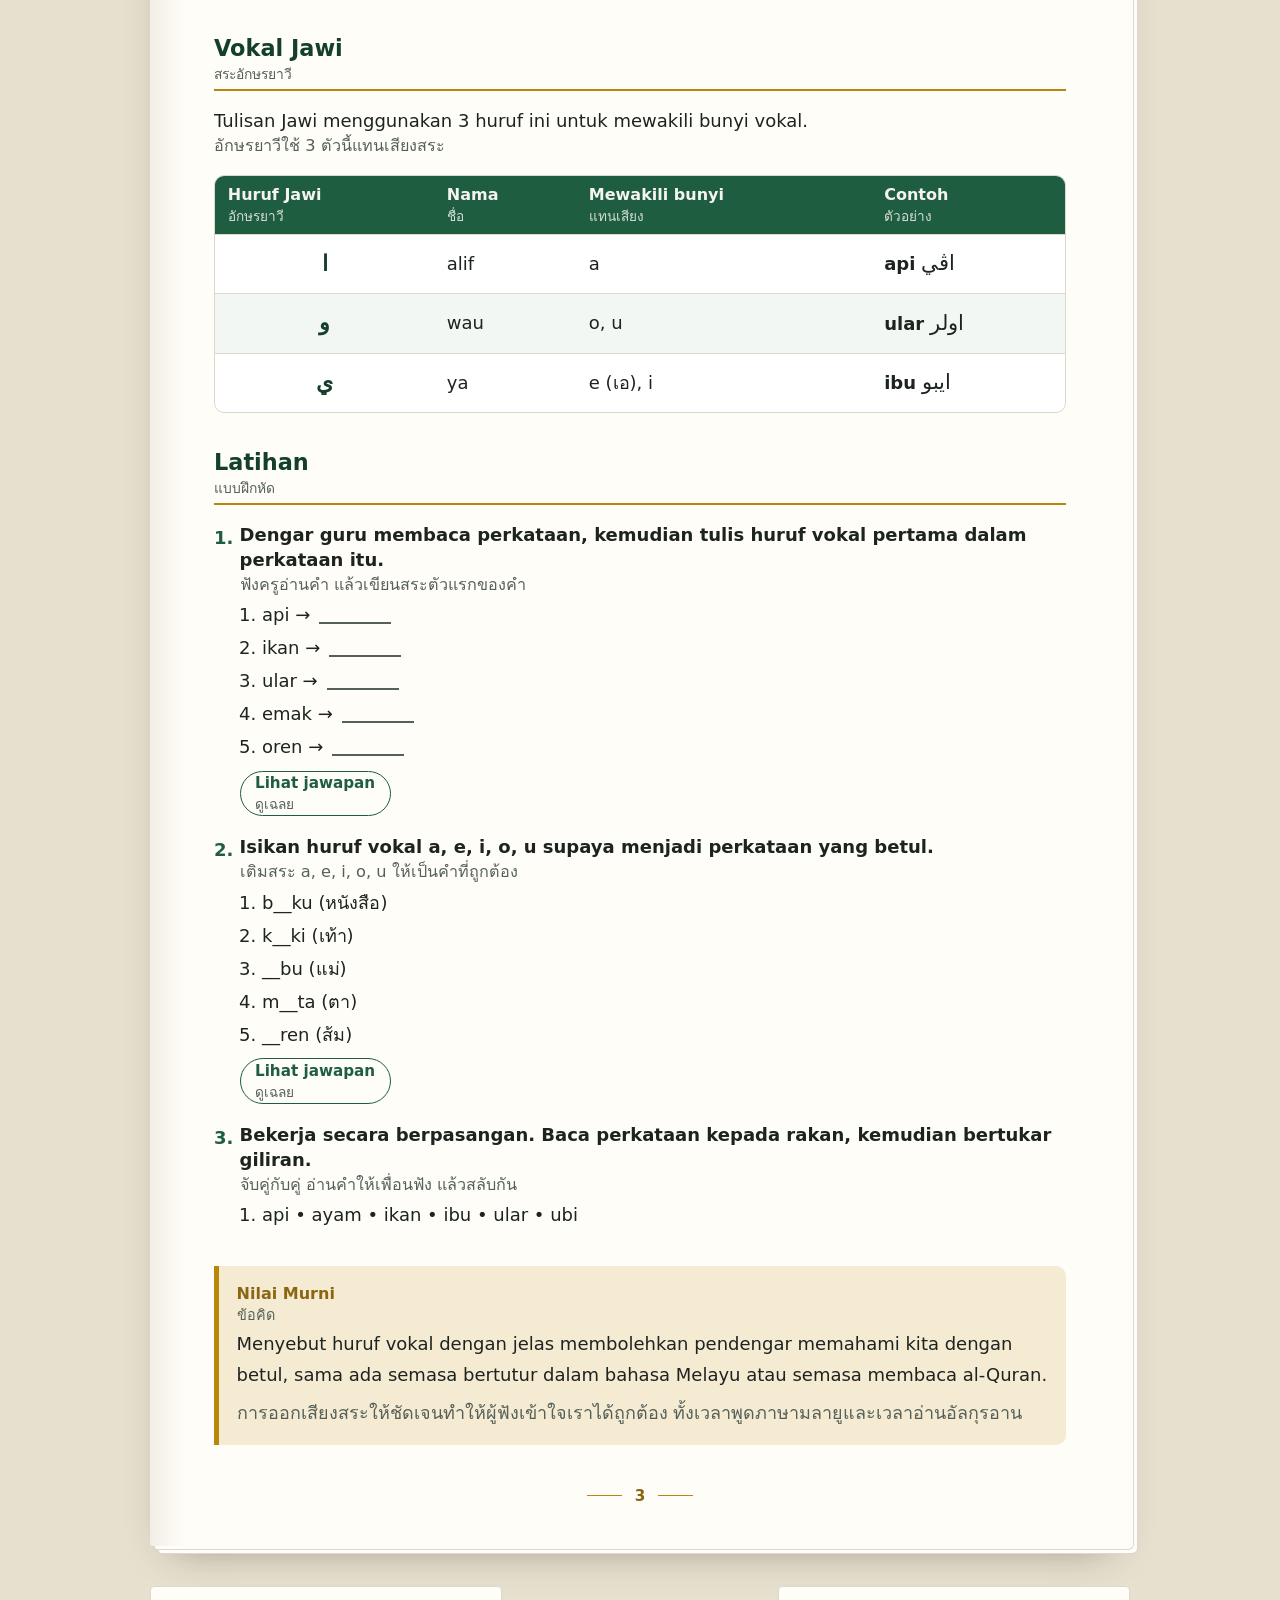
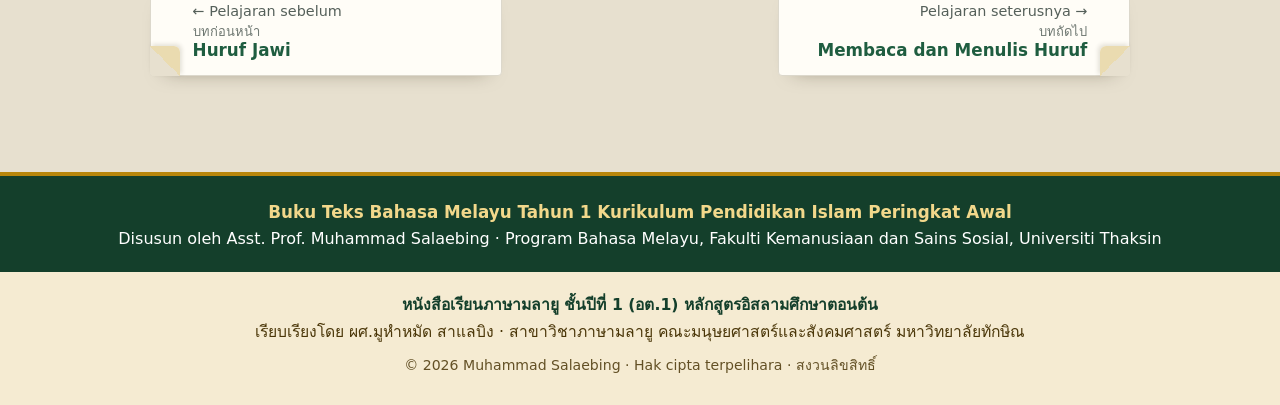
<file: pelajaran/03.html>
<!doctype html>
<html lang="th">
<head>
<meta charset="utf-8">
<meta name="viewport" content="width=device-width, initial-scale=1">
<meta http-equiv="Content-Security-Policy" content="default-src 'self'; script-src 'self' https://gc.zgo.at; style-src 'self' 'unsafe-inline' https://fonts.googleapis.com; font-src 'self' https://fonts.gstatic.com; img-src 'self' data: https://buku-bm-at1.goatcounter.com; connect-src 'self' https://buku-bm-at1.goatcounter.com; media-src 'self'; object-src 'none'; base-uri 'self'; form-action 'none'; upgrade-insecure-requests">
<meta name="referrer" content="strict-origin-when-cross-origin">
<title>Huruf Vokal (สระ) — Pelajaran 3 | Buku Teks Bahasa Melayu Tahun 1 · หนังสือเรียนภาษามลายู อต.1</title>
<meta name="description" content="Pelajaran 3 Huruf Vokal · บทที่ 3 สระ — Menyebut huruf vokal Rumi a, e, i, o, u dengan betul; Mengenal huruf Jawi yang mewakili bunyi vokal, iaitu ا و ي; Mengenal pasti huruf vokal dalam perkataan yang didengar. บทเรียนภาษามลายู ชั้น อต.1 พร้อมเสียงอ่าน แบบฝึกหัด และ PDF">
<link rel="canonical" href="https://salaebing-bahasa.github.io/buku-bm-at1/pelajaran/03.html">
<meta name="author" content="Muhammad Salaebing (ผศ.มูหำหมัด สาแลบิง)">
<meta property="og:type" content="website">
<meta property="og:site_name" content="Buku Teks Bahasa Melayu Tahun 1 · หนังสือเรียนภาษามลายู อต.1">
<meta property="og:title" content="Huruf Vokal (สระ) — Pelajaran 3 | Buku Teks Bahasa Melayu Tahun 1 · หนังสือเรียนภาษามลายู อต.1">
<meta property="og:description" content="Pelajaran 3 Huruf Vokal · บทที่ 3 สระ — Menyebut huruf vokal Rumi a, e, i, o, u dengan betul; Mengenal huruf Jawi yang mewakili bunyi vokal, iaitu ا و ي; Mengenal pasti huruf vokal dalam perkataan yang didengar. บทเรียนภาษามลายู ชั้น อต.1 พร้อมเสียงอ่าน แบบฝึกหัด และ PDF">
<meta property="og:url" content="https://salaebing-bahasa.github.io/buku-bm-at1/pelajaran/03.html">
<meta property="og:image" content="https://salaebing-bahasa.github.io/buku-bm-at1/assets/share.png">
<meta property="og:image:width" content="1200">
<meta property="og:image:height" content="630">
<meta property="og:locale" content="th_TH">
<meta property="og:locale:alternate" content="ms_MY">
<meta name="twitter:card" content="summary_large_image">
<script type="application/ld+json">{"@context":"https://schema.org","@type":"LearningResource","name":"Pelajaran 3: Huruf Vokal (สระ)","description":"Menyebut huruf vokal Rumi a, e, i, o, u dengan betul; Mengenal huruf Jawi yang mewakili bunyi vokal, iaitu ا و ي; Mengenal pasti huruf vokal dalam perkataan yang didengar","inLanguage":["ms","th"],"learningResourceType":"Lesson","educationalLevel":"Tahun 1 (อต.1)","teaches":"Huruf Vokal","author":{"@type":"Person","name":"Muhammad Salaebing","alternateName":"ผศ.มูหำหมัด สาแลบิง","jobTitle":"Assistant Professor","affiliation":{"@type":"CollegeOrUniversity","name":"Thaksin University","alternateName":"มหาวิทยาลัยทักษิณ"}},"isAccessibleForFree":true,"isPartOf":{"@type":"Book","name":"Buku Teks Bahasa Melayu Tahun 1 · หนังสือเรียนภาษามลายู อต.1","url":"https://salaebing-bahasa.github.io/buku-bm-at1/"},"encoding":{"@type":"MediaObject","encodingFormat":"application/pdf","contentUrl":"https://salaebing-bahasa.github.io/buku-bm-at1/pdf/pelajaran-03.pdf"}}</script>
<link rel="preconnect" href="https://fonts.googleapis.com"><link rel="preconnect" href="https://fonts.gstatic.com" crossorigin><link href="https://fonts.googleapis.com/css2?family=Bai+Jamjuree:wght@500;600;700&family=Noto+Naskh+Arabic:wght@400;600&family=Sarabun:ital,wght@0,400;0,600;1,400&display=swap" rel="stylesheet">
<link rel="stylesheet" href="../assets/style.css">
<link rel="icon" href="../assets/favicon.svg" type="image/svg+xml">
</head>
<body>
<a class="skip" href="#isi"><span class="bi"><span lang="ms">Langkau ke kandungan</span><span class="tr">ข้ามไปยังเนื้อหา</span></span></a>
<header class="site-head">
  <a class="brand" href="../index.html"><span class="mark" aria-hidden="true"></span><span>Bahasa Melayu อต.1<small lang="ms">Kurikulum Pendidikan Islam Peringkat Awal</small><small>หลักสูตรอิสลามศึกษาตอนต้น</small></span></a>
  <nav aria-label="Menu utama · เมนูหลัก"><a href="../index.html"><span lang="ms">Laman Utama</span><small>หน้าแรก</small></a><a href="../index.html#pelajaran" aria-current="page"><span lang="ms">Pelajaran</span><small>บทเรียน</small></a><a href="../glosari.html"><span lang="ms">Glosari</span><small>อภิธานศัพท์</small></a><a href="../index.html#guru"><span lang="ms">Untuk Guru</span><small>สำหรับครู</small></a></nav>
</header>
<main id="isi">

<nav class="crumb" aria-label="Lokasi · ตำแหน่ง"><p lang="ms"><a href="../index.html">Laman Utama</a> / <a href="../index.html#pelajaran">Kandungan</a> / <span>Pelajaran 3</span></p><p class="tr"><a href="../index.html">หน้าแรก</a> / <a href="../index.html#pelajaran">สารบัญ</a> / <span>บทที่ 3</span></p></nav>
<article class="sheet">
<p class="running" aria-hidden="true"><span lang="ms">Buku Teks Bahasa Melayu Tahun 1</span><span>Pelajaran 3 · Huruf Vokal</span></p>
<header class="opener">
  <p class="op-k"><span class="bi"><span lang="ms">Pelajaran</span><span class="tr">บทที่</span></span></p>
  <p class="op-n" aria-hidden="true">3</p>
  <p class="orn" aria-hidden="true"><span></span></p>
  <h1>Huruf Vokal</h1>
  <p class="th-title">สระ</p>
  <ul class="chips" aria-label="Petunjuk · ตัวชี้วัด"><li title="Mendengar sebutan huruf konsonan dan huruf vokal bahasa Melayu · ฟังการออกเสียง พยัญชนะและสระภาษามลายู">อต.1/1</li><li title="Menyebut huruf konsonan dan huruf vokal bahasa Melayu yang didengar · บอกพยัญชนะ สระภาษามลายูจากการฟัง">อต.1/2</li><li title="Membaca dan menulis huruf konsonan, huruf vokal, suku kata dan perkataan bahasa Melayu yang ditetapkan · อ่านและเขียน พยัญชนะ สระ พยางค์ และคำศัพท์ภาษามลายูที่กำหนด">อต.1/3</li><li title="Bertutur secara bersoal jawab menggunakan huruf, suku kata dan perkataan bahasa Melayu yang ditetapkan · พูดโต้ตอบพยัญชนะ พยางค์ และคำศัพท์ภาษามลายูที่กำหนด">อต.1/5</li></ul>
  <a class="btn-ghost dl" href="../pdf/pelajaran-03.pdf" download="Bahasa-Melayu-AT1-Pelajaran-03.pdf"><svg viewBox="0 0 24 24" aria-hidden="true"><path d="M12 4v11m0 0-4.5-4.5M12 15l4.5-4.5M5 19h14" fill="none" stroke="currentColor" stroke-width="2" stroke-linecap="round" stroke-linejoin="round"/></svg><span class="bi"><span lang="ms">Muat turun PDF</span><span class="tr">ดาวน์โหลด PDF</span></span></a>
</header>
<aside class="box obj"><p class="box-t"><span class="bi"><span lang="ms">Objektif Pembelajaran</span><span class="tr">จุดประสงค์การเรียนรู้</span></span></p><ul><li><span class="bi"><span lang="ms">Menyebut huruf vokal Rumi a, e, i, o, u dengan betul</span><span class="tr">ออกเสียงสระรูมี a, e, i, o, u ได้ถูกต้อง</span></span></li><li><span class="bi"><span lang="ms">Mengenal huruf Jawi yang mewakili bunyi vokal, iaitu <span class="jw" lang="ms-Arab" dir="rtl">ا و ي</span></span><span class="tr">รู้จักอักษรยาวีที่ใช้แทนเสียงสระ คือ <span class="jw" lang="ms-Arab" dir="rtl">ا و ي</span></span></span></li><li><span class="bi"><span lang="ms">Mengenal pasti huruf vokal dalam perkataan yang didengar</span><span class="tr">บอกสระจากการฟังคำได้</span></span></li></ul></aside>
<section class="sec"><h3><span lang="ms">Vokal Rumi</span><span class="h-th">สระอักษรรูมี</span></h3><p><span class="bi"><span lang="ms">Tulisan Rumi bahasa Melayu mempunyai 5 huruf vokal, iaitu <strong>a  e  i  o  u</strong></span><span class="tr">ภาษามลายูอักษรรูมีมีสระ 5 ตัว คือ <strong>a  e  i  o  u</strong></span></span></p>
<div class="tbl"><table><thead><tr><th><span class="bi"><span lang="ms">Vokal</span><span class="tr">สระ</span></span></th><th><span class="bi"><span lang="ms">Bunyi</span><span class="tr">เสียง</span></span></th><th><span class="bi"><span lang="ms">Contoh perkataan</span><span class="tr">ตัวอย่างคำ</span></span></th><th><span class="bi"><span lang="ms">Maksud</span><span class="tr">ความหมาย</span></span></th></tr></thead><tbody><tr><td class="big">A a</td><td>/อา/</td><td><strong>api</strong></td><td>ไฟ</td></tr><tr><td class="big">E e</td><td>/เออ/ หรือ /เอ/</td><td><strong>emak</strong></td><td>แม่</td></tr><tr><td class="big">I i</td><td>/อี/</td><td><strong>ikan</strong></td><td>ปลา</td></tr><tr><td class="big">O o</td><td>/โอ/</td><td><strong>oren</strong></td><td>ส้ม</td></tr><tr><td class="big">U u</td><td>/อู/</td><td><strong>ular</strong></td><td>งู</td></tr></tbody></table></div></section>
<section class="sec"><h3><span lang="ms">Vokal Jawi</span><span class="h-th">สระอักษรยาวี</span></h3><p><span class="bi"><span lang="ms">Tulisan Jawi menggunakan 3 huruf ini untuk mewakili bunyi vokal.</span><span class="tr">อักษรยาวีใช้ 3 ตัวนี้แทนเสียงสระ</span></span></p>
<div class="tbl"><table><thead><tr><th><span class="bi"><span lang="ms">Huruf Jawi</span><span class="tr">อักษรยาวี</span></span></th><th><span class="bi"><span lang="ms">Nama</span><span class="tr">ชื่อ</span></span></th><th><span class="bi"><span lang="ms">Mewakili bunyi</span><span class="tr">แทนเสียง</span></span></th><th><span class="bi"><span lang="ms">Contoh</span><span class="tr">ตัวอย่าง</span></span></th></tr></thead><tbody><tr><td class="jw-cell big"><span class="jw" lang="ms-Arab" dir="rtl">ا</span></td><td>alif</td><td>a</td><td><strong>api</strong>  <span class="jw" lang="ms-Arab" dir="rtl">اڤي</span></td></tr><tr><td class="jw-cell big"><span class="jw" lang="ms-Arab" dir="rtl">و</span></td><td>wau</td><td>o, u</td><td><strong>ular</strong>  <span class="jw" lang="ms-Arab" dir="rtl">اولر</span></td></tr><tr><td class="jw-cell big"><span class="jw" lang="ms-Arab" dir="rtl">ي</span></td><td>ya</td><td>e (เอ), i</td><td><strong>ibu</strong>  <span class="jw" lang="ms-Arab" dir="rtl">ايبو</span></td></tr></tbody></table></div></section>
<section class="sec" id="latihan"><h3><span lang="ms">Latihan</span><span class="h-th">แบบฝึกหัด</span></h3><ol class="latihan"><li><p class="q"><span class="bi"><span lang="ms">Dengar guru membaca perkataan, kemudian tulis huruf vokal pertama dalam perkataan itu.</span><span class="tr">ฟังครูอ่านคำ แล้วเขียนสระตัวแรกของคำ</span></span></p><ol class="items"><li>api  →  <span class="blank" aria-label="ช่องว่าง"></span></li><li>ikan  →  <span class="blank" aria-label="ช่องว่าง"></span></li><li>ular  →  <span class="blank" aria-label="ช่องว่าง"></span></li><li>emak  →  <span class="blank" aria-label="ช่องว่าง"></span></li><li>oren  →  <span class="blank" aria-label="ช่องว่าง"></span></li></ol><details class="ans"><summary><span class="bi"><span lang="ms">Lihat jawapan</span><span class="tr">ดูเฉลย</span></span></summary><p>a, i, u, e, o</p></details></li><li><p class="q"><span class="bi"><span lang="ms">Isikan huruf vokal a, e, i, o, u supaya menjadi perkataan yang betul.</span><span class="tr">เติมสระ a, e, i, o, u ให้เป็นคำที่ถูกต้อง</span></span></p><ol class="items"><li>b__ku  (หนังสือ)</li><li>k__ki  (เท้า)</li><li>__bu  (แม่)</li><li>m__ta  (ตา)</li><li>__ren  (ส้ม)</li></ol><details class="ans"><summary><span class="bi"><span lang="ms">Lihat jawapan</span><span class="tr">ดูเฉลย</span></span></summary><p>buku, kaki, ibu, mata, oren</p></details></li><li><p class="q"><span class="bi"><span lang="ms">Bekerja secara berpasangan. Baca perkataan kepada rakan, kemudian bertukar giliran.</span><span class="tr">จับคู่กับคู่ อ่านคำให้เพื่อนฟัง แล้วสลับกัน</span></span></p><ol class="items"><li>api  •  ayam  •  ikan  •  ibu  •  ular  •  ubi</li></ol></li></ol></section>

<aside class="box nilai"><p class="box-t"><span class="bi"><span lang="ms">Nilai Murni</span><span class="tr">ข้อคิด</span></span></p><p lang="ms">Menyebut huruf vokal dengan jelas membolehkan pendengar memahami kita dengan betul, sama ada semasa bertutur dalam bahasa Melayu atau semasa membaca al-Quran.</p><p class="tr nilai-th">การออกเสียงสระให้ชัดเจนทำให้ผู้ฟังเข้าใจเราได้ถูกต้อง ทั้งเวลาพูดภาษามลายูและเวลาอ่านอัลกุรอาน</p></aside>
<p class="folio" aria-hidden="true"><span>3</span></p>
</article>
<nav class="pager" aria-label="Pelajaran sebelum dan seterusnya · บทก่อนหน้าและถัดไป">
  <a class="prev" href="02.html" rel="prev"><small><span class="bi"><span lang="ms">← Pelajaran sebelum</span><span class="tr">บทก่อนหน้า</span></span></small>Huruf Jawi</a>
  <a class="next" href="04.html" rel="next"><small><span class="bi"><span lang="ms">Pelajaran seterusnya →</span><span class="tr">บทถัดไป</span></span></small>Membaca dan Menulis Huruf</a>
</nav>
<p class="swipe-hint"><span class="bi"><span lang="ms">Leret ke kiri atau ke kanan untuk menukar pelajaran</span><span class="tr">ปัดซ้ายหรือขวาเพื่อเปลี่ยนบท</span></span></p>
</main>
<footer class="site-foot">
  <div class="foot-ms" lang="ms">
    <p>Buku Teks Bahasa Melayu Tahun 1 Kurikulum Pendidikan Islam Peringkat Awal</p>
    <p>Disusun oleh Asst. Prof. Muhammad Salaebing · Program Bahasa Melayu, Fakulti Kemanusiaan dan Sains Sosial, Universiti Thaksin</p>
  </div>
  <div class="foot-th">
    <p>หนังสือเรียนภาษามลายู ชั้นปีที่ 1 (อต.1) หลักสูตรอิสลามศึกษาตอนต้น</p>
    <p>เรียบเรียงโดย ผศ.มูหำหมัด สาแลบิง · สาขาวิชาภาษามลายู คณะมนุษยศาสตร์และสังคมศาสตร์ มหาวิทยาลัยทักษิณ</p>
    <p class="copy">© 2026 Muhammad Salaebing · <span lang="ms">Hak cipta terpelihara</span> · สงวนลิขสิทธิ์</p>
  </div>
</footer>
<script src="../assets/app.js"></script>
<script data-goatcounter="https://buku-bm-at1.goatcounter.com/count" async src="https://gc.zgo.at/count.js"></script>
</body>
</html>
</file>
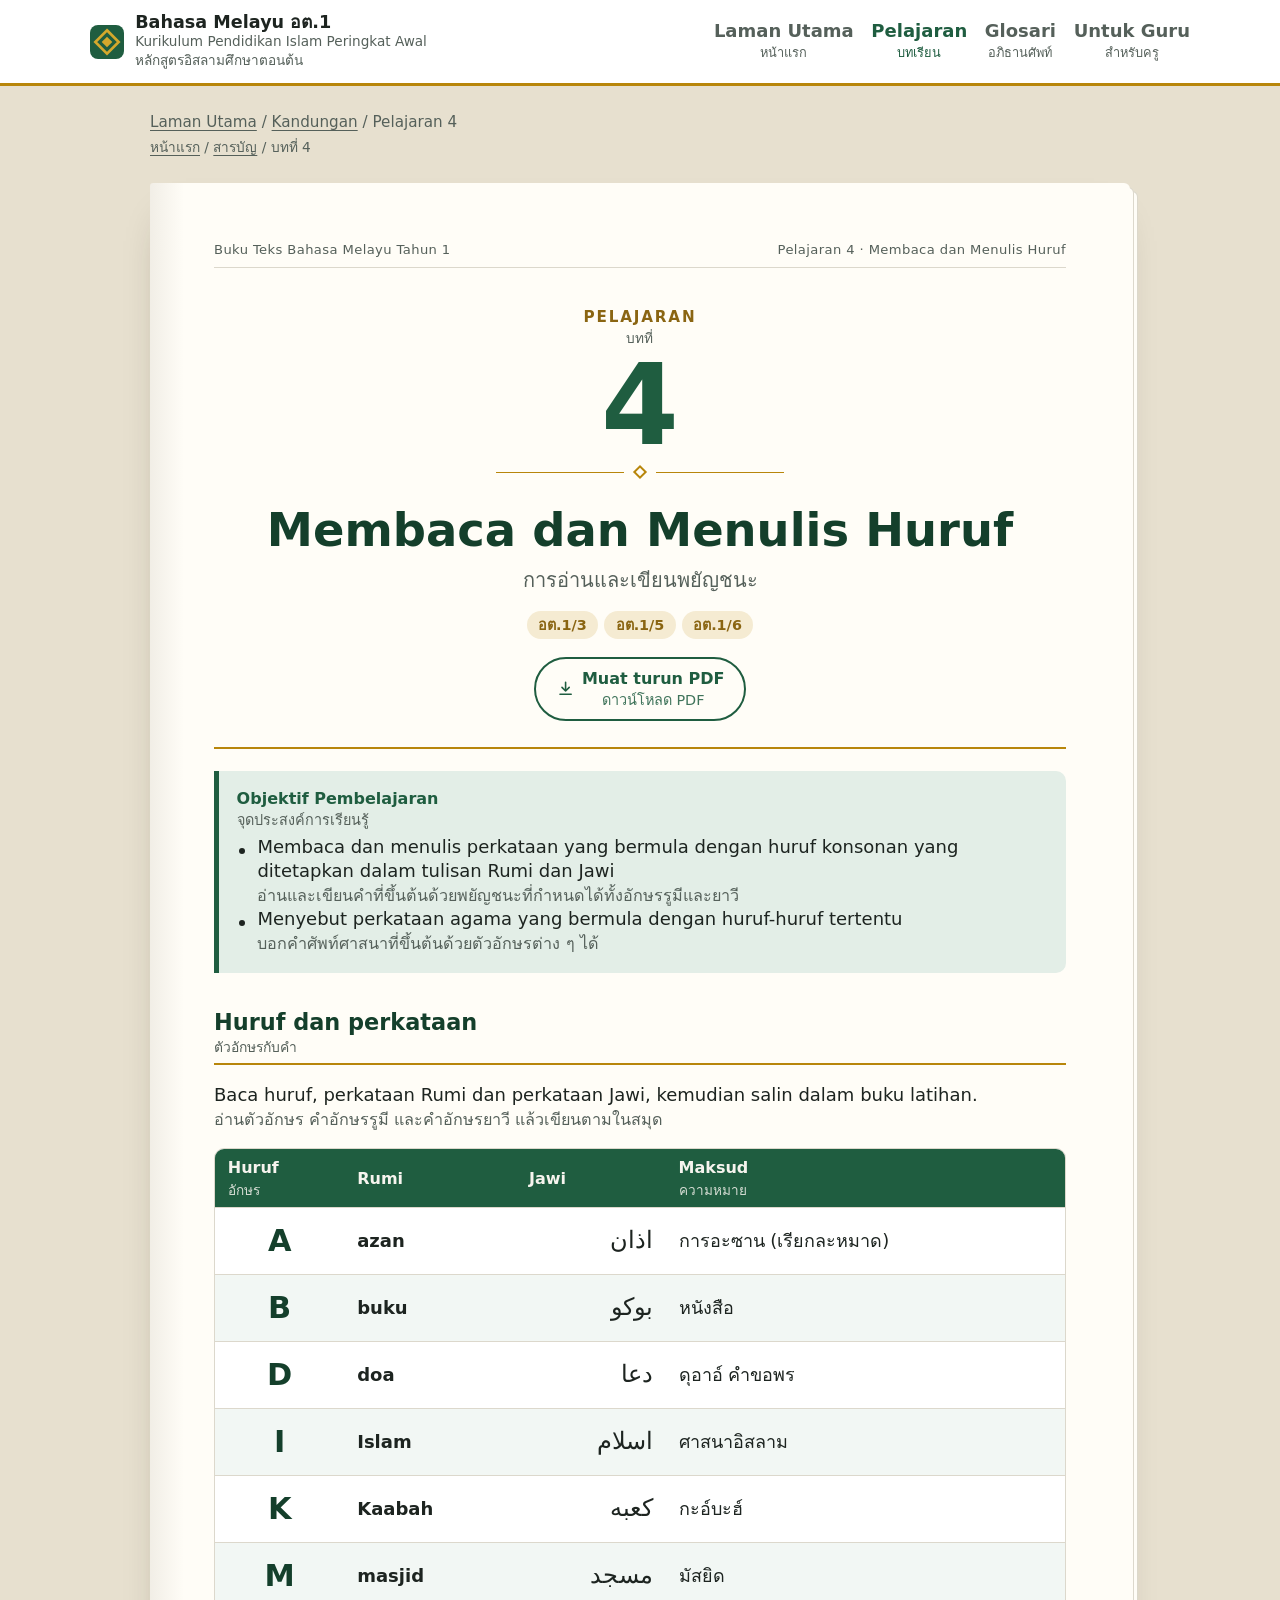
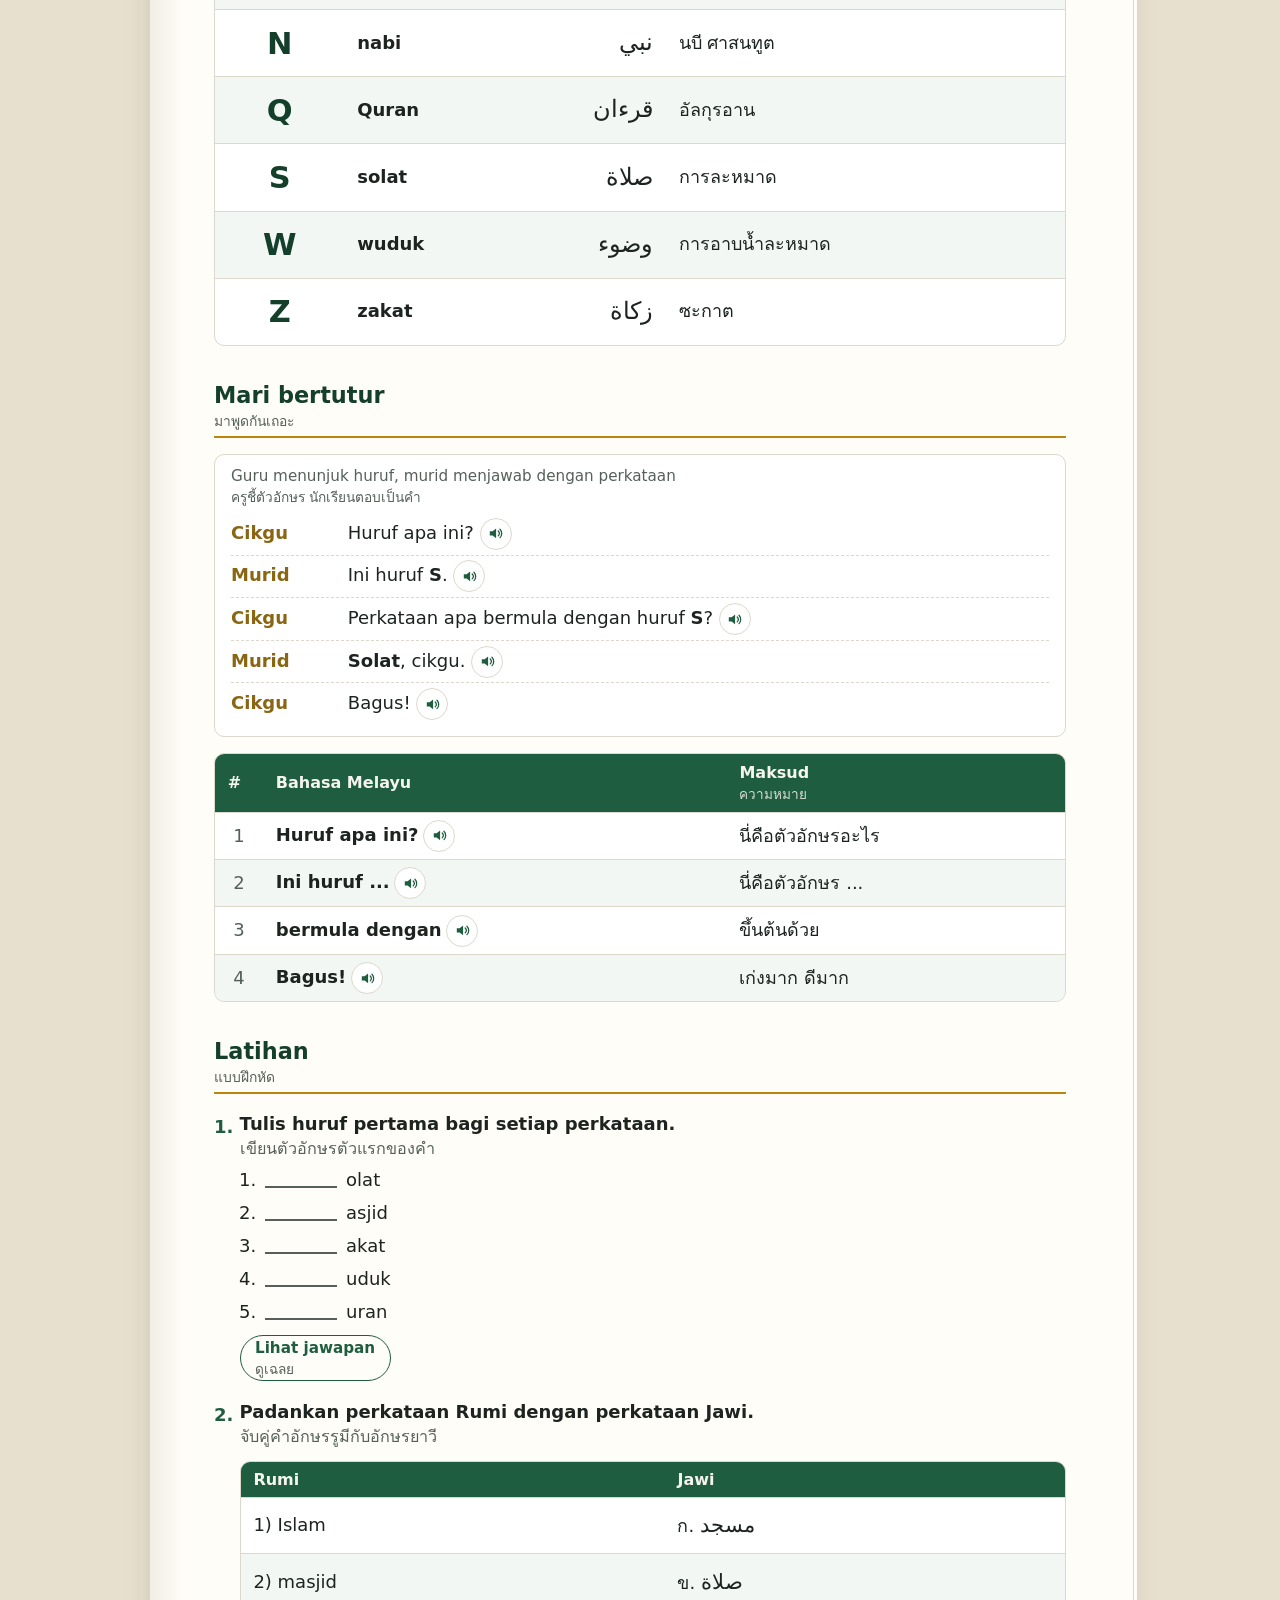
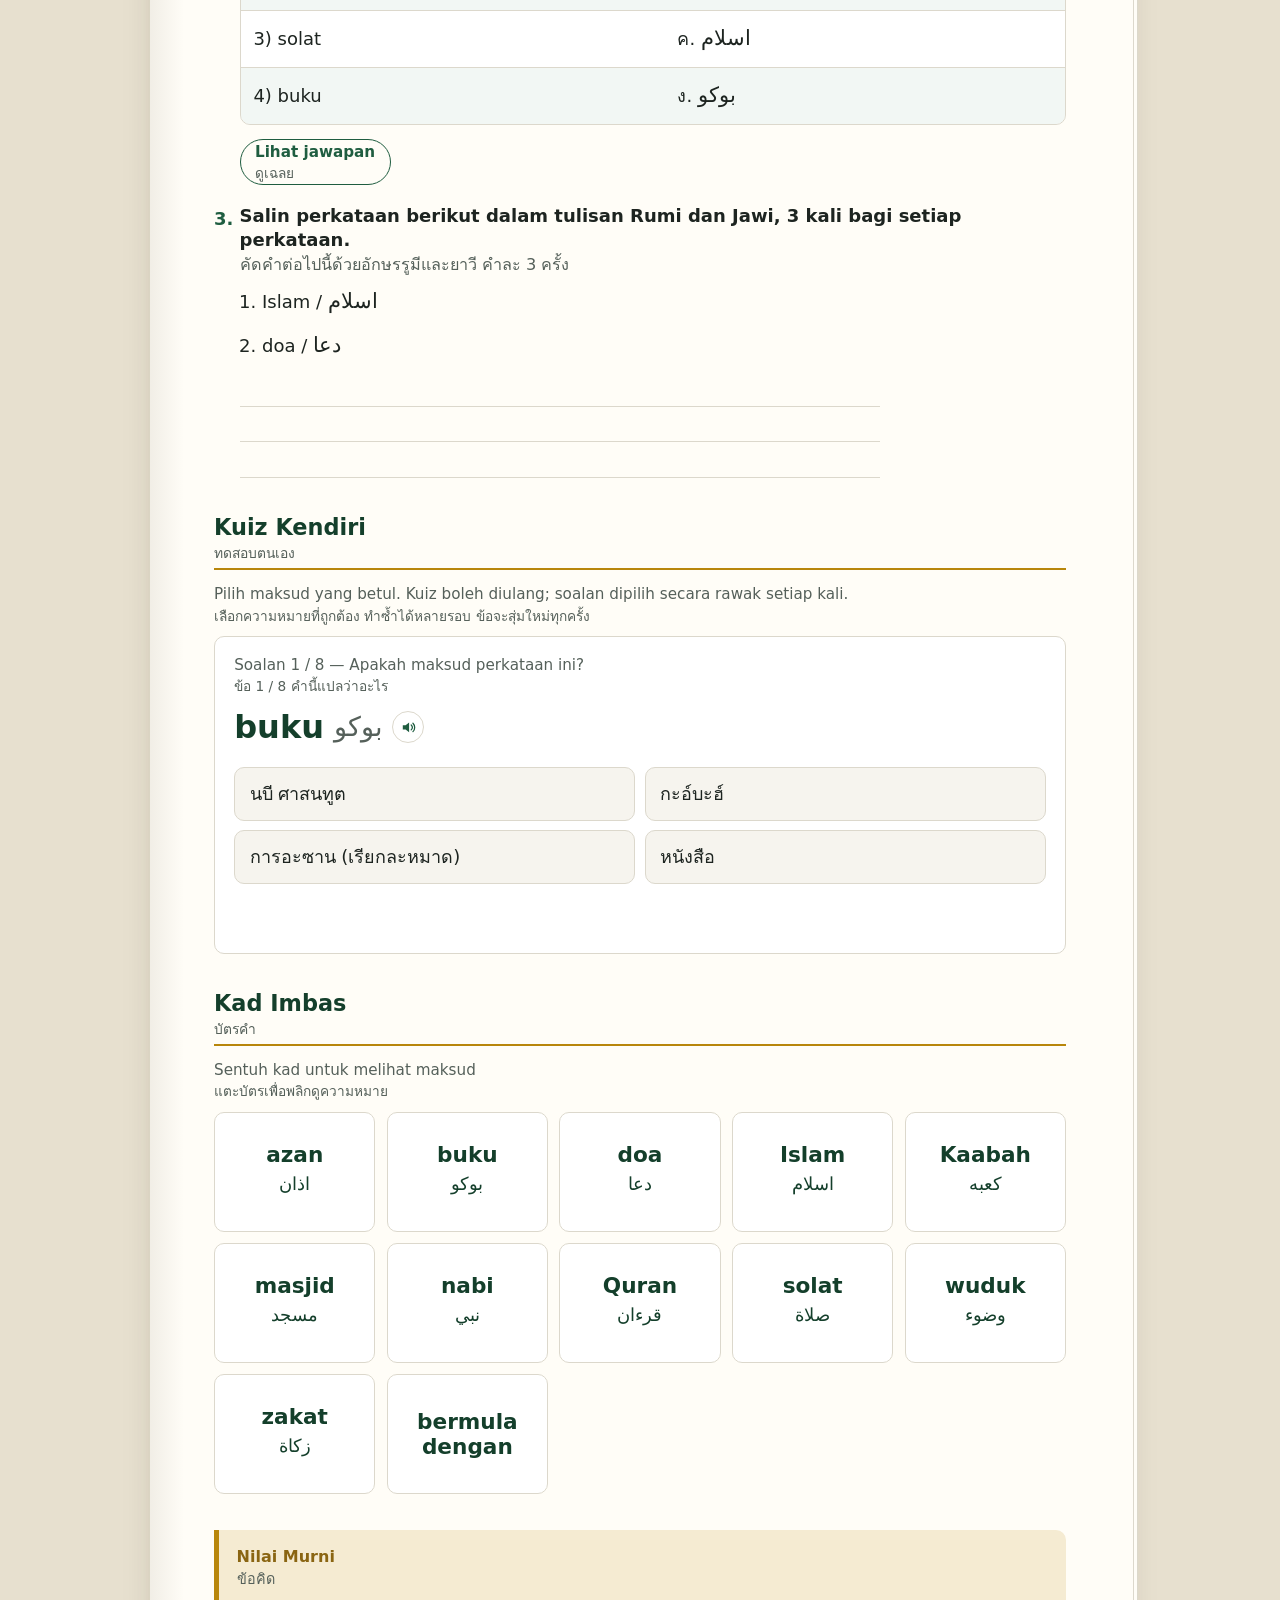
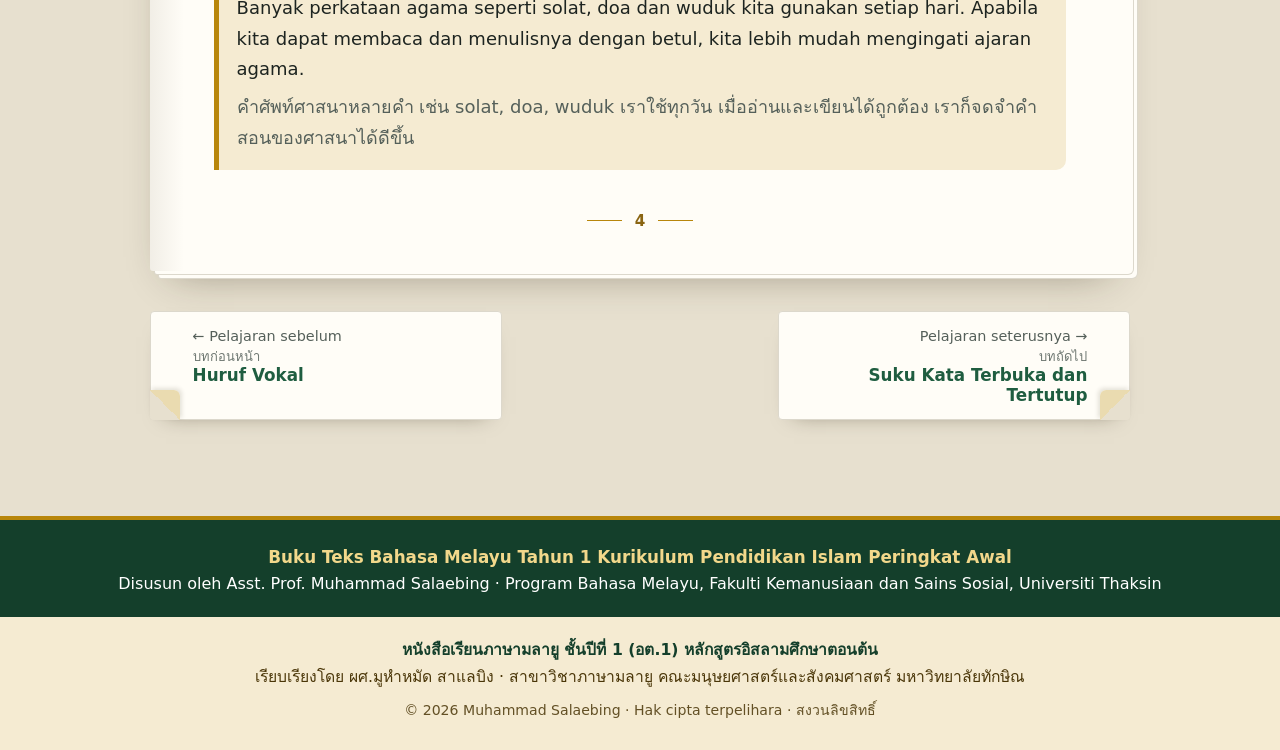
<file: pelajaran/04.html>
<!doctype html>
<html lang="th">
<head>
<meta charset="utf-8">
<meta name="viewport" content="width=device-width, initial-scale=1">
<meta http-equiv="Content-Security-Policy" content="default-src 'self'; script-src 'self' https://gc.zgo.at; style-src 'self' 'unsafe-inline' https://fonts.googleapis.com; font-src 'self' https://fonts.gstatic.com; img-src 'self' data: https://buku-bm-at1.goatcounter.com; connect-src 'self' https://buku-bm-at1.goatcounter.com; media-src 'self'; object-src 'none'; base-uri 'self'; form-action 'none'; upgrade-insecure-requests">
<meta name="referrer" content="strict-origin-when-cross-origin">
<title>Membaca dan Menulis Huruf (การอ่านและเขียนพยัญชนะ) — Pelajaran 4 | Buku Teks Bahasa Melayu Tahun 1 · หนังสือเรียนภาษามลายู อต.1</title>
<meta name="description" content="Pelajaran 4 Membaca dan Menulis Huruf · บทที่ 4 การอ่านและเขียนพยัญชนะ — Membaca dan menulis perkataan yang bermula dengan huruf konsonan yang ditetapkan dalam tulisan Rumi dan Jawi; Menyebut perkataan agama yang bermula dengan huruf-huruf tertentu. บทเรียนภาษามลายู ชั้น อต.1 พร้อมเสียงอ่าน แบบฝึกหัด และ PDF">
<link rel="canonical" href="https://salaebing-bahasa.github.io/buku-bm-at1/pelajaran/04.html">
<meta name="author" content="Muhammad Salaebing (ผศ.มูหำหมัด สาแลบิง)">
<meta property="og:type" content="website">
<meta property="og:site_name" content="Buku Teks Bahasa Melayu Tahun 1 · หนังสือเรียนภาษามลายู อต.1">
<meta property="og:title" content="Membaca dan Menulis Huruf (การอ่านและเขียนพยัญชนะ) — Pelajaran 4 | Buku Teks Bahasa Melayu Tahun 1 · หนังสือเรียนภาษามลายู อต.1">
<meta property="og:description" content="Pelajaran 4 Membaca dan Menulis Huruf · บทที่ 4 การอ่านและเขียนพยัญชนะ — Membaca dan menulis perkataan yang bermula dengan huruf konsonan yang ditetapkan dalam tulisan Rumi dan Jawi; Menyebut perkataan agama yang bermula dengan huruf-huruf tertentu. บทเรียนภาษามลายู ชั้น อต.1 พร้อมเสียงอ่าน แบบฝึกหัด และ PDF">
<meta property="og:url" content="https://salaebing-bahasa.github.io/buku-bm-at1/pelajaran/04.html">
<meta property="og:image" content="https://salaebing-bahasa.github.io/buku-bm-at1/assets/share.png">
<meta property="og:image:width" content="1200">
<meta property="og:image:height" content="630">
<meta property="og:locale" content="th_TH">
<meta property="og:locale:alternate" content="ms_MY">
<meta name="twitter:card" content="summary_large_image">
<script type="application/ld+json">{"@context":"https://schema.org","@type":"LearningResource","name":"Pelajaran 4: Membaca dan Menulis Huruf (การอ่านและเขียนพยัญชนะ)","description":"Membaca dan menulis perkataan yang bermula dengan huruf konsonan yang ditetapkan dalam tulisan Rumi dan Jawi; Menyebut perkataan agama yang bermula dengan huruf-huruf tertentu","inLanguage":["ms","th"],"learningResourceType":"Lesson","educationalLevel":"Tahun 1 (อต.1)","teaches":"Membaca dan Menulis Huruf","author":{"@type":"Person","name":"Muhammad Salaebing","alternateName":"ผศ.มูหำหมัด สาแลบิง","jobTitle":"Assistant Professor","affiliation":{"@type":"CollegeOrUniversity","name":"Thaksin University","alternateName":"มหาวิทยาลัยทักษิณ"}},"isAccessibleForFree":true,"isPartOf":{"@type":"Book","name":"Buku Teks Bahasa Melayu Tahun 1 · หนังสือเรียนภาษามลายู อต.1","url":"https://salaebing-bahasa.github.io/buku-bm-at1/"},"encoding":{"@type":"MediaObject","encodingFormat":"application/pdf","contentUrl":"https://salaebing-bahasa.github.io/buku-bm-at1/pdf/pelajaran-04.pdf"}}</script>
<link rel="preconnect" href="https://fonts.googleapis.com"><link rel="preconnect" href="https://fonts.gstatic.com" crossorigin><link href="https://fonts.googleapis.com/css2?family=Bai+Jamjuree:wght@500;600;700&family=Noto+Naskh+Arabic:wght@400;600&family=Sarabun:ital,wght@0,400;0,600;1,400&display=swap" rel="stylesheet">
<link rel="stylesheet" href="../assets/style.css">
<link rel="icon" href="../assets/favicon.svg" type="image/svg+xml">
</head>
<body>
<a class="skip" href="#isi"><span class="bi"><span lang="ms">Langkau ke kandungan</span><span class="tr">ข้ามไปยังเนื้อหา</span></span></a>
<header class="site-head">
  <a class="brand" href="../index.html"><span class="mark" aria-hidden="true"></span><span>Bahasa Melayu อต.1<small lang="ms">Kurikulum Pendidikan Islam Peringkat Awal</small><small>หลักสูตรอิสลามศึกษาตอนต้น</small></span></a>
  <nav aria-label="Menu utama · เมนูหลัก"><a href="../index.html"><span lang="ms">Laman Utama</span><small>หน้าแรก</small></a><a href="../index.html#pelajaran" aria-current="page"><span lang="ms">Pelajaran</span><small>บทเรียน</small></a><a href="../glosari.html"><span lang="ms">Glosari</span><small>อภิธานศัพท์</small></a><a href="../index.html#guru"><span lang="ms">Untuk Guru</span><small>สำหรับครู</small></a></nav>
</header>
<main id="isi">

<nav class="crumb" aria-label="Lokasi · ตำแหน่ง"><p lang="ms"><a href="../index.html">Laman Utama</a> / <a href="../index.html#pelajaran">Kandungan</a> / <span>Pelajaran 4</span></p><p class="tr"><a href="../index.html">หน้าแรก</a> / <a href="../index.html#pelajaran">สารบัญ</a> / <span>บทที่ 4</span></p></nav>
<article class="sheet">
<p class="running" aria-hidden="true"><span lang="ms">Buku Teks Bahasa Melayu Tahun 1</span><span>Pelajaran 4 · Membaca dan Menulis Huruf</span></p>
<header class="opener">
  <p class="op-k"><span class="bi"><span lang="ms">Pelajaran</span><span class="tr">บทที่</span></span></p>
  <p class="op-n" aria-hidden="true">4</p>
  <p class="orn" aria-hidden="true"><span></span></p>
  <h1>Membaca dan Menulis Huruf</h1>
  <p class="th-title">การอ่านและเขียนพยัญชนะ</p>
  <ul class="chips" aria-label="Petunjuk · ตัวชี้วัด"><li title="Membaca dan menulis huruf konsonan, huruf vokal, suku kata dan perkataan bahasa Melayu yang ditetapkan · อ่านและเขียน พยัญชนะ สระ พยางค์ และคำศัพท์ภาษามลายูที่กำหนด">อต.1/3</li><li title="Bertutur secara bersoal jawab menggunakan huruf, suku kata dan perkataan bahasa Melayu yang ditetapkan · พูดโต้ตอบพยัญชนะ พยางค์ และคำศัพท์ภาษามลายูที่กำหนด">อต.1/5</li><li title="Menghargai penggunaan bahasa Melayu yang ditetapkan · เห็นคุณค่าการใช้ภาษามลายูที่กำหนด">อต.1/6</li></ul>
  <a class="btn-ghost dl" href="../pdf/pelajaran-04.pdf" download="Bahasa-Melayu-AT1-Pelajaran-04.pdf"><svg viewBox="0 0 24 24" aria-hidden="true"><path d="M12 4v11m0 0-4.5-4.5M12 15l4.5-4.5M5 19h14" fill="none" stroke="currentColor" stroke-width="2" stroke-linecap="round" stroke-linejoin="round"/></svg><span class="bi"><span lang="ms">Muat turun PDF</span><span class="tr">ดาวน์โหลด PDF</span></span></a>
</header>
<aside class="box obj"><p class="box-t"><span class="bi"><span lang="ms">Objektif Pembelajaran</span><span class="tr">จุดประสงค์การเรียนรู้</span></span></p><ul><li><span class="bi"><span lang="ms">Membaca dan menulis perkataan yang bermula dengan huruf konsonan yang ditetapkan dalam tulisan Rumi dan Jawi</span><span class="tr">อ่านและเขียนคำที่ขึ้นต้นด้วยพยัญชนะที่กำหนดได้ทั้งอักษรรูมีและยาวี</span></span></li><li><span class="bi"><span lang="ms">Menyebut perkataan agama yang bermula dengan huruf-huruf tertentu</span><span class="tr">บอกคำศัพท์ศาสนาที่ขึ้นต้นด้วยตัวอักษรต่าง ๆ ได้</span></span></li></ul></aside>
<section class="sec"><h3><span lang="ms">Huruf dan perkataan</span><span class="h-th">ตัวอักษรกับคำ</span></h3><p><span class="bi"><span lang="ms">Baca huruf, perkataan Rumi dan perkataan Jawi, kemudian salin dalam buku latihan.</span><span class="tr">อ่านตัวอักษร คำอักษรรูมี และคำอักษรยาวี แล้วเขียนตามในสมุด</span></span></p>
<div class="tbl"><table><thead><tr><th><span class="bi"><span lang="ms">Huruf</span><span class="tr">อักษร</span></span></th><th>Rumi</th><th>Jawi</th><th><span class="bi"><span lang="ms">Maksud</span><span class="tr">ความหมาย</span></span></th></tr></thead><tbody><tr><td class="big b">A</td><td class="b">azan</td><td class="jw-cell"><span class="jw" lang="ms-Arab" dir="rtl">اذان</span></td><td>การอะซาน (เรียกละหมาด)</td></tr><tr><td class="big b">B</td><td class="b">buku</td><td class="jw-cell"><span class="jw" lang="ms-Arab" dir="rtl">بوکو</span></td><td>หนังสือ</td></tr><tr><td class="big b">D</td><td class="b">doa</td><td class="jw-cell"><span class="jw" lang="ms-Arab" dir="rtl">دعا</span></td><td>ดุอาอ์ คำขอพร</td></tr><tr><td class="big b">I</td><td class="b">Islam</td><td class="jw-cell"><span class="jw" lang="ms-Arab" dir="rtl">اسلام</span></td><td>ศาสนาอิสลาม</td></tr><tr><td class="big b">K</td><td class="b">Kaabah</td><td class="jw-cell"><span class="jw" lang="ms-Arab" dir="rtl">کعبه</span></td><td>กะอ์บะฮ์</td></tr><tr><td class="big b">M</td><td class="b">masjid</td><td class="jw-cell"><span class="jw" lang="ms-Arab" dir="rtl">مسجد</span></td><td>มัสยิด</td></tr><tr><td class="big b">N</td><td class="b">nabi</td><td class="jw-cell"><span class="jw" lang="ms-Arab" dir="rtl">نبي</span></td><td>นบี ศาสนทูต</td></tr><tr><td class="big b">Q</td><td class="b">Quran</td><td class="jw-cell"><span class="jw" lang="ms-Arab" dir="rtl">قرءان</span></td><td>อัลกุรอาน</td></tr><tr><td class="big b">S</td><td class="b">solat</td><td class="jw-cell"><span class="jw" lang="ms-Arab" dir="rtl">صلاة</span></td><td>การละหมาด</td></tr><tr><td class="big b">W</td><td class="b">wuduk</td><td class="jw-cell"><span class="jw" lang="ms-Arab" dir="rtl">وضوء</span></td><td>การอาบน้ำละหมาด</td></tr><tr><td class="big b">Z</td><td class="b">zakat</td><td class="jw-cell"><span class="jw" lang="ms-Arab" dir="rtl">زکاة</span></td><td>ซะกาต</td></tr></tbody></table></div></section>
<section class="sec"><h3><span lang="ms">Mari bertutur</span><span class="h-th">มาพูดกันเถอะ</span></h3><figure class="dialog"><figcaption><span class="bi"><span lang="ms">Guru menunjuk huruf, murid menjawab dengan perkataan</span><span class="tr">ครูชี้ตัวอักษร นักเรียนตอบเป็นคำ</span></span></figcaption><div class="turn"><span class="who">Cikgu</span><span class="said">Huruf apa ini? <button type="button" class="say" data-say="Huruf apa ini?" aria-label="ฟังเสียง Cikgu" title="ฟังเสียง"><svg viewBox="0 0 24 24" aria-hidden="true"><path d="M4 9h4l5-4v14l-5-4H4z" fill="currentColor"/><path d="M16 8.5a5 5 0 0 1 0 7M18.5 6a8.5 8.5 0 0 1 0 12" fill="none" stroke="currentColor" stroke-width="1.8" stroke-linecap="round"/></svg></button></span></div><div class="turn"><span class="who">Murid</span><span class="said">Ini huruf <strong>S</strong>. <button type="button" class="say" data-say="Ini huruf S." aria-label="ฟังเสียง Murid" title="ฟังเสียง"><svg viewBox="0 0 24 24" aria-hidden="true"><path d="M4 9h4l5-4v14l-5-4H4z" fill="currentColor"/><path d="M16 8.5a5 5 0 0 1 0 7M18.5 6a8.5 8.5 0 0 1 0 12" fill="none" stroke="currentColor" stroke-width="1.8" stroke-linecap="round"/></svg></button></span></div><div class="turn"><span class="who">Cikgu</span><span class="said">Perkataan apa bermula dengan huruf <strong>S</strong>? <button type="button" class="say" data-say="Perkataan apa bermula dengan huruf S?" aria-label="ฟังเสียง Cikgu" title="ฟังเสียง"><svg viewBox="0 0 24 24" aria-hidden="true"><path d="M4 9h4l5-4v14l-5-4H4z" fill="currentColor"/><path d="M16 8.5a5 5 0 0 1 0 7M18.5 6a8.5 8.5 0 0 1 0 12" fill="none" stroke="currentColor" stroke-width="1.8" stroke-linecap="round"/></svg></button></span></div><div class="turn"><span class="who">Murid</span><span class="said"><strong>Solat</strong>, cikgu. <button type="button" class="say" data-say="Solat, cikgu." aria-label="ฟังเสียง Murid" title="ฟังเสียง"><svg viewBox="0 0 24 24" aria-hidden="true"><path d="M4 9h4l5-4v14l-5-4H4z" fill="currentColor"/><path d="M16 8.5a5 5 0 0 1 0 7M18.5 6a8.5 8.5 0 0 1 0 12" fill="none" stroke="currentColor" stroke-width="1.8" stroke-linecap="round"/></svg></button></span></div><div class="turn"><span class="who">Cikgu</span><span class="said">Bagus! <button type="button" class="say" data-say="Bagus!" aria-label="ฟังเสียง Cikgu" title="ฟังเสียง"><svg viewBox="0 0 24 24" aria-hidden="true"><path d="M4 9h4l5-4v14l-5-4H4z" fill="currentColor"/><path d="M16 8.5a5 5 0 0 1 0 7M18.5 6a8.5 8.5 0 0 1 0 12" fill="none" stroke="currentColor" stroke-width="1.8" stroke-linecap="round"/></svg></button></span></div></figure>
<div class="tbl"><table class="vocab"><thead><tr><th>#</th><th>Bahasa Melayu</th><th><span class="bi"><span lang="ms">Maksud</span><span class="tr">ความหมาย</span></span></th></tr></thead><tbody><tr><td class="n">1</td><td class="ms"><span>Huruf apa ini?</span><button type="button" class="say" data-say="Huruf apa ini?" aria-label="ฟังเสียง Huruf apa ini?" title="ฟังเสียง"><svg viewBox="0 0 24 24" aria-hidden="true"><path d="M4 9h4l5-4v14l-5-4H4z" fill="currentColor"/><path d="M16 8.5a5 5 0 0 1 0 7M18.5 6a8.5 8.5 0 0 1 0 12" fill="none" stroke="currentColor" stroke-width="1.8" stroke-linecap="round"/></svg></button></td><td>นี่คือตัวอักษรอะไร</td></tr><tr><td class="n">2</td><td class="ms"><span>Ini huruf ...</span><button type="button" class="say" data-say="Ini huruf ..." aria-label="ฟังเสียง Ini huruf ..." title="ฟังเสียง"><svg viewBox="0 0 24 24" aria-hidden="true"><path d="M4 9h4l5-4v14l-5-4H4z" fill="currentColor"/><path d="M16 8.5a5 5 0 0 1 0 7M18.5 6a8.5 8.5 0 0 1 0 12" fill="none" stroke="currentColor" stroke-width="1.8" stroke-linecap="round"/></svg></button></td><td>นี่คือตัวอักษร ...</td></tr><tr><td class="n">3</td><td class="ms"><span>bermula dengan</span><button type="button" class="say" data-say="bermula dengan" aria-label="ฟังเสียง bermula dengan" title="ฟังเสียง"><svg viewBox="0 0 24 24" aria-hidden="true"><path d="M4 9h4l5-4v14l-5-4H4z" fill="currentColor"/><path d="M16 8.5a5 5 0 0 1 0 7M18.5 6a8.5 8.5 0 0 1 0 12" fill="none" stroke="currentColor" stroke-width="1.8" stroke-linecap="round"/></svg></button></td><td>ขึ้นต้นด้วย</td></tr><tr><td class="n">4</td><td class="ms"><span>Bagus!</span><button type="button" class="say" data-say="Bagus!" aria-label="ฟังเสียง Bagus!" title="ฟังเสียง"><svg viewBox="0 0 24 24" aria-hidden="true"><path d="M4 9h4l5-4v14l-5-4H4z" fill="currentColor"/><path d="M16 8.5a5 5 0 0 1 0 7M18.5 6a8.5 8.5 0 0 1 0 12" fill="none" stroke="currentColor" stroke-width="1.8" stroke-linecap="round"/></svg></button></td><td>เก่งมาก ดีมาก</td></tr></tbody></table></div></section>
<section class="sec" id="latihan"><h3><span lang="ms">Latihan</span><span class="h-th">แบบฝึกหัด</span></h3><ol class="latihan"><li><p class="q"><span class="bi"><span lang="ms">Tulis huruf pertama bagi setiap perkataan.</span><span class="tr">เขียนตัวอักษรตัวแรกของคำ</span></span></p><ol class="items"><li><span class="blank" aria-label="ช่องว่าง"></span> olat</li><li><span class="blank" aria-label="ช่องว่าง"></span> asjid</li><li><span class="blank" aria-label="ช่องว่าง"></span> akat</li><li><span class="blank" aria-label="ช่องว่าง"></span> uduk</li><li><span class="blank" aria-label="ช่องว่าง"></span> uran</li></ol><details class="ans"><summary><span class="bi"><span lang="ms">Lihat jawapan</span><span class="tr">ดูเฉลย</span></span></summary><p>s, m, z, w, Q</p></details></li><li><p class="q"><span class="bi"><span lang="ms">Padankan perkataan Rumi dengan perkataan Jawi.</span><span class="tr">จับคู่คำอักษรรูมีกับอักษรยาวี</span></span></p><div class="tbl"><table><thead><tr><th>Rumi</th><th>Jawi</th></tr></thead><tbody><tr><td>1) Islam</td><td>ก.  <span class="jw" lang="ms-Arab" dir="rtl">مسجد</span></td></tr><tr><td>2) masjid</td><td>ข.  <span class="jw" lang="ms-Arab" dir="rtl">صلاة</span></td></tr><tr><td>3) solat</td><td>ค.  <span class="jw" lang="ms-Arab" dir="rtl">اسلام</span></td></tr><tr><td>4) buku</td><td>ง.  <span class="jw" lang="ms-Arab" dir="rtl">بوکو</span></td></tr></tbody></table></div><details class="ans"><summary><span class="bi"><span lang="ms">Lihat jawapan</span><span class="tr">ดูเฉลย</span></span></summary><p>1–ค, 2–ก, 3–ข, 4–ง</p></details></li><li><p class="q"><span class="bi"><span lang="ms">Salin perkataan berikut dalam tulisan Rumi dan Jawi, 3 kali bagi setiap perkataan.</span><span class="tr">คัดคำต่อไปนี้ด้วยอักษรรูมีและยาวี คำละ 3 ครั้ง</span></span></p><ol class="items"><li>Islam  /  <span class="jw" lang="ms-Arab" dir="rtl">اسلام</span></li><li>doa  /  <span class="jw" lang="ms-Arab" dir="rtl">دعا</span></li></ol><div class="write" style="--n:3" aria-hidden="true"></div></li></ol></section>

<section class="sec kuiz" id="kuiz">
  <h3><span lang="ms">Kuiz Kendiri</span><span class="h-th">ทดสอบตนเอง</span></h3>
  <p class="hint"><span class="bi"><span lang="ms">Pilih maksud yang betul. Kuiz boleh diulang; soalan dipilih secara rawak setiap kali.</span><span class="tr">เลือกความหมายที่ถูกต้อง ทำซ้ำได้หลายรอบ ข้อจะสุ่มใหม่ทุกครั้ง</span></span></p>
  <div class="quiz" data-vocab="[{&quot;ms&quot;:&quot;azan&quot;,&quot;jw&quot;:&quot;اذان&quot;,&quot;th&quot;:&quot;การอะซาน (เรียกละหมาด)&quot;},{&quot;ms&quot;:&quot;buku&quot;,&quot;jw&quot;:&quot;بوکو&quot;,&quot;th&quot;:&quot;หนังสือ&quot;},{&quot;ms&quot;:&quot;doa&quot;,&quot;jw&quot;:&quot;دعا&quot;,&quot;th&quot;:&quot;ดุอาอ์ คำขอพร&quot;},{&quot;ms&quot;:&quot;Islam&quot;,&quot;jw&quot;:&quot;اسلام&quot;,&quot;th&quot;:&quot;ศาสนาอิสลาม&quot;},{&quot;ms&quot;:&quot;Kaabah&quot;,&quot;jw&quot;:&quot;کعبه&quot;,&quot;th&quot;:&quot;กะอ์บะฮ์&quot;},{&quot;ms&quot;:&quot;masjid&quot;,&quot;jw&quot;:&quot;مسجد&quot;,&quot;th&quot;:&quot;มัสยิด&quot;},{&quot;ms&quot;:&quot;nabi&quot;,&quot;jw&quot;:&quot;نبي&quot;,&quot;th&quot;:&quot;นบี ศาสนทูต&quot;},{&quot;ms&quot;:&quot;Quran&quot;,&quot;jw&quot;:&quot;قرءان&quot;,&quot;th&quot;:&quot;อัลกุรอาน&quot;},{&quot;ms&quot;:&quot;solat&quot;,&quot;jw&quot;:&quot;صلاة&quot;,&quot;th&quot;:&quot;การละหมาด&quot;},{&quot;ms&quot;:&quot;wuduk&quot;,&quot;jw&quot;:&quot;وضوء&quot;,&quot;th&quot;:&quot;การอาบน้ำละหมาด&quot;},{&quot;ms&quot;:&quot;zakat&quot;,&quot;jw&quot;:&quot;زکاة&quot;,&quot;th&quot;:&quot;ซะกาต&quot;},{&quot;ms&quot;:&quot;bermula dengan&quot;,&quot;th&quot;:&quot;ขึ้นต้นด้วย&quot;}]"></div>
</section>
<section class="sec" id="kad">
  <h3><span lang="ms">Kad Imbas</span><span class="h-th">บัตรคำ</span></h3>
  <p class="hint"><span class="bi"><span lang="ms">Sentuh kad untuk melihat maksud</span><span class="tr">แตะบัตรเพื่อพลิกดูความหมาย</span></span></p>
  <div class="cards" data-vocab="[{&quot;ms&quot;:&quot;azan&quot;,&quot;jw&quot;:&quot;اذان&quot;,&quot;th&quot;:&quot;การอะซาน (เรียกละหมาด)&quot;},{&quot;ms&quot;:&quot;buku&quot;,&quot;jw&quot;:&quot;بوکو&quot;,&quot;th&quot;:&quot;หนังสือ&quot;},{&quot;ms&quot;:&quot;doa&quot;,&quot;jw&quot;:&quot;دعا&quot;,&quot;th&quot;:&quot;ดุอาอ์ คำขอพร&quot;},{&quot;ms&quot;:&quot;Islam&quot;,&quot;jw&quot;:&quot;اسلام&quot;,&quot;th&quot;:&quot;ศาสนาอิสลาม&quot;},{&quot;ms&quot;:&quot;Kaabah&quot;,&quot;jw&quot;:&quot;کعبه&quot;,&quot;th&quot;:&quot;กะอ์บะฮ์&quot;},{&quot;ms&quot;:&quot;masjid&quot;,&quot;jw&quot;:&quot;مسجد&quot;,&quot;th&quot;:&quot;มัสยิด&quot;},{&quot;ms&quot;:&quot;nabi&quot;,&quot;jw&quot;:&quot;نبي&quot;,&quot;th&quot;:&quot;นบี ศาสนทูต&quot;},{&quot;ms&quot;:&quot;Quran&quot;,&quot;jw&quot;:&quot;قرءان&quot;,&quot;th&quot;:&quot;อัลกุรอาน&quot;},{&quot;ms&quot;:&quot;solat&quot;,&quot;jw&quot;:&quot;صلاة&quot;,&quot;th&quot;:&quot;การละหมาด&quot;},{&quot;ms&quot;:&quot;wuduk&quot;,&quot;jw&quot;:&quot;وضوء&quot;,&quot;th&quot;:&quot;การอาบน้ำละหมาด&quot;},{&quot;ms&quot;:&quot;zakat&quot;,&quot;jw&quot;:&quot;زکاة&quot;,&quot;th&quot;:&quot;ซะกาต&quot;},{&quot;ms&quot;:&quot;bermula dengan&quot;,&quot;th&quot;:&quot;ขึ้นต้นด้วย&quot;}]"></div>
</section>
<aside class="box nilai"><p class="box-t"><span class="bi"><span lang="ms">Nilai Murni</span><span class="tr">ข้อคิด</span></span></p><p lang="ms">Banyak perkataan agama seperti solat, doa dan wuduk kita gunakan setiap hari. Apabila kita dapat membaca dan menulisnya dengan betul, kita lebih mudah mengingati ajaran agama.</p><p class="tr nilai-th">คำศัพท์ศาสนาหลายคำ เช่น solat, doa, wuduk เราใช้ทุกวัน เมื่ออ่านและเขียนได้ถูกต้อง เราก็จดจำคำสอนของศาสนาได้ดีขึ้น</p></aside>
<p class="folio" aria-hidden="true"><span>4</span></p>
</article>
<nav class="pager" aria-label="Pelajaran sebelum dan seterusnya · บทก่อนหน้าและถัดไป">
  <a class="prev" href="03.html" rel="prev"><small><span class="bi"><span lang="ms">← Pelajaran sebelum</span><span class="tr">บทก่อนหน้า</span></span></small>Huruf Vokal</a>
  <a class="next" href="05.html" rel="next"><small><span class="bi"><span lang="ms">Pelajaran seterusnya →</span><span class="tr">บทถัดไป</span></span></small>Suku Kata Terbuka dan Tertutup</a>
</nav>
<p class="swipe-hint"><span class="bi"><span lang="ms">Leret ke kiri atau ke kanan untuk menukar pelajaran</span><span class="tr">ปัดซ้ายหรือขวาเพื่อเปลี่ยนบท</span></span></p>
</main>
<footer class="site-foot">
  <div class="foot-ms" lang="ms">
    <p>Buku Teks Bahasa Melayu Tahun 1 Kurikulum Pendidikan Islam Peringkat Awal</p>
    <p>Disusun oleh Asst. Prof. Muhammad Salaebing · Program Bahasa Melayu, Fakulti Kemanusiaan dan Sains Sosial, Universiti Thaksin</p>
  </div>
  <div class="foot-th">
    <p>หนังสือเรียนภาษามลายู ชั้นปีที่ 1 (อต.1) หลักสูตรอิสลามศึกษาตอนต้น</p>
    <p>เรียบเรียงโดย ผศ.มูหำหมัด สาแลบิง · สาขาวิชาภาษามลายู คณะมนุษยศาสตร์และสังคมศาสตร์ มหาวิทยาลัยทักษิณ</p>
    <p class="copy">© 2026 Muhammad Salaebing · <span lang="ms">Hak cipta terpelihara</span> · สงวนลิขสิทธิ์</p>
  </div>
</footer>
<script src="../assets/app.js"></script>
<script data-goatcounter="https://buku-bm-at1.goatcounter.com/count" async src="https://gc.zgo.at/count.js"></script>
</body>
</html>
</file>
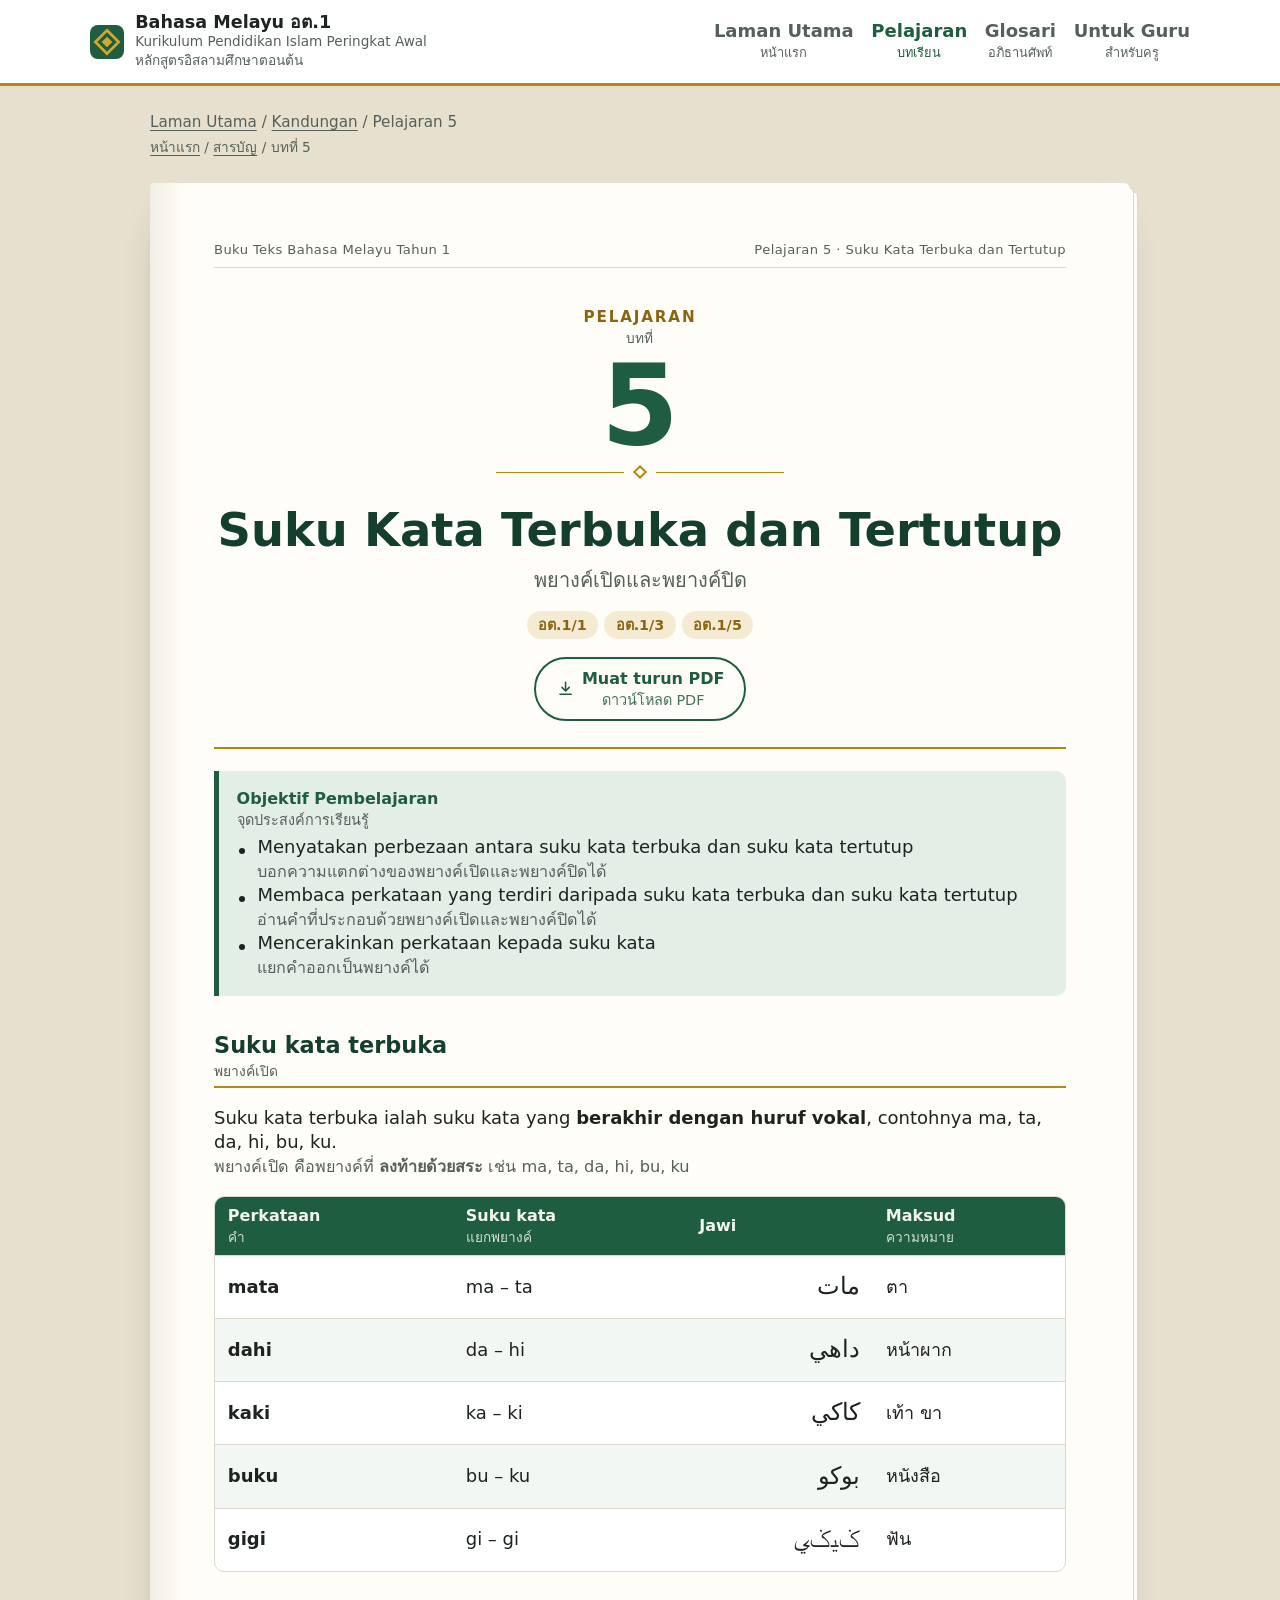
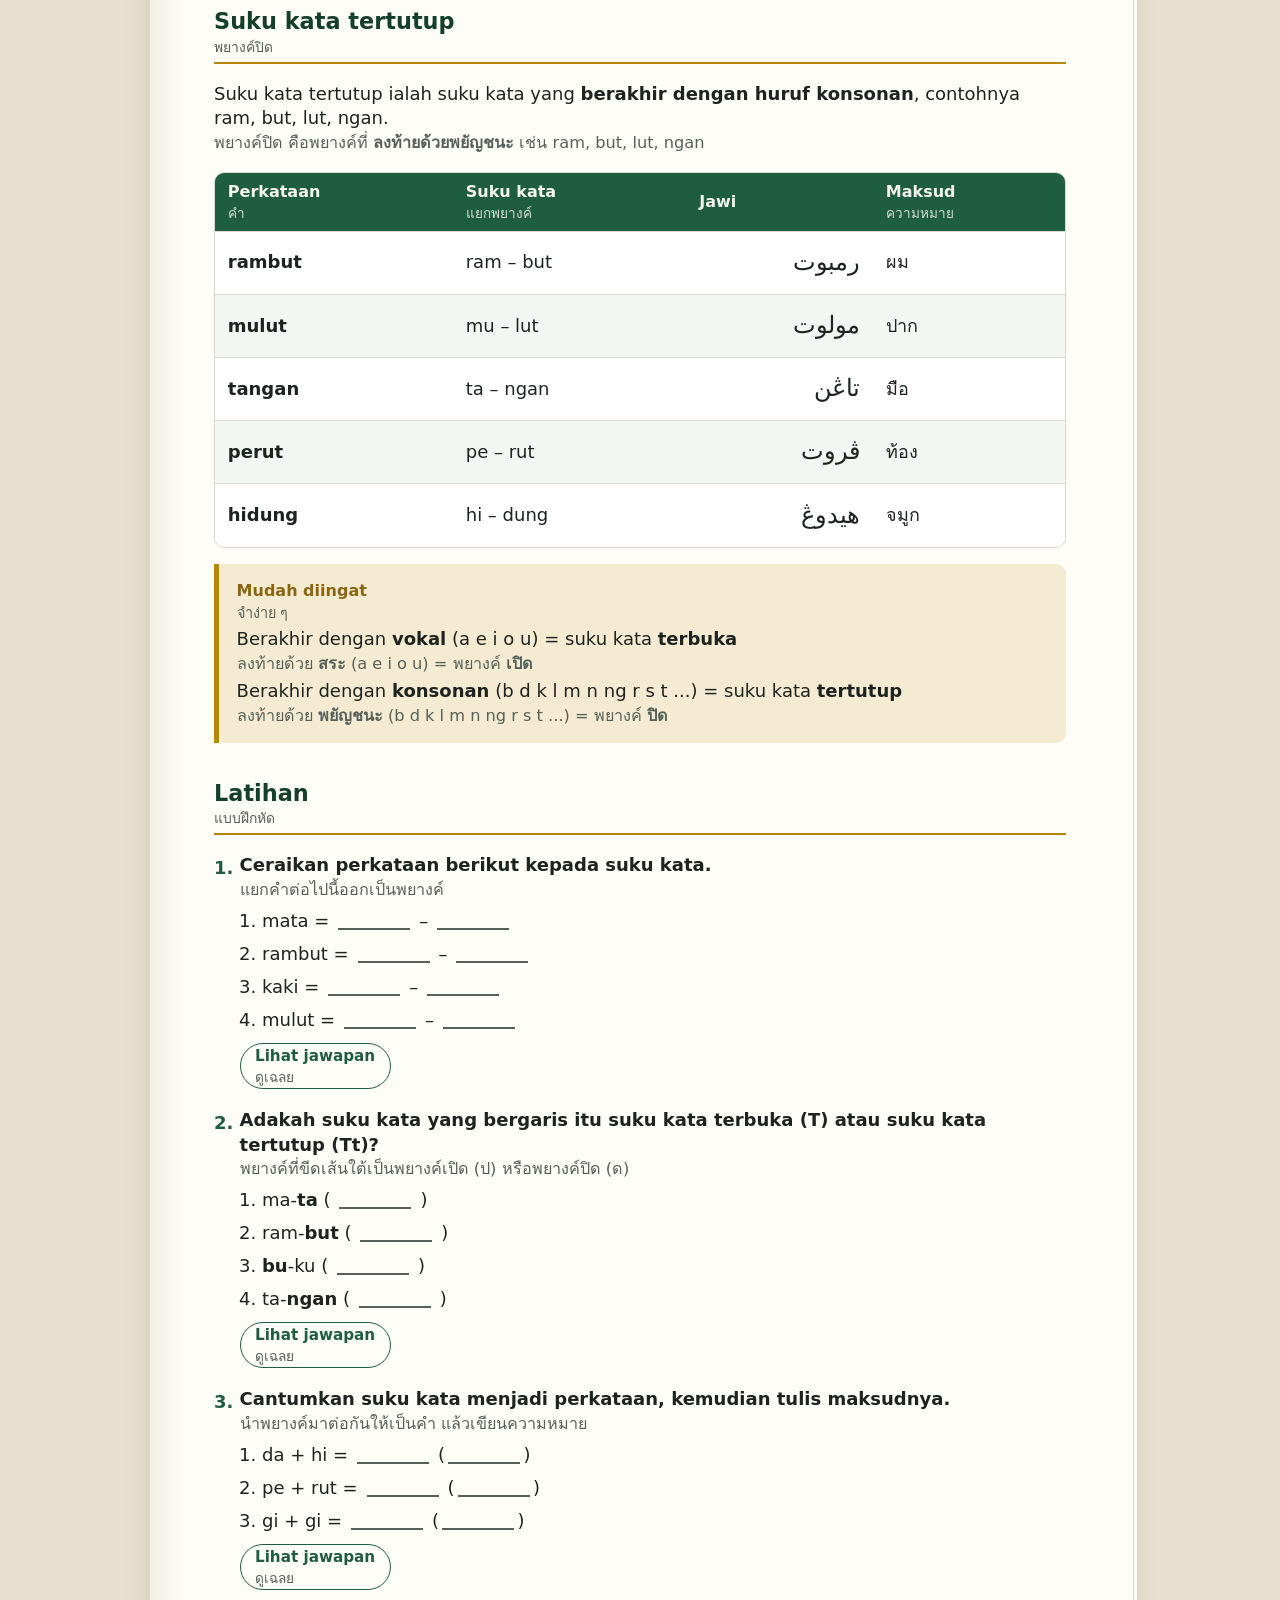
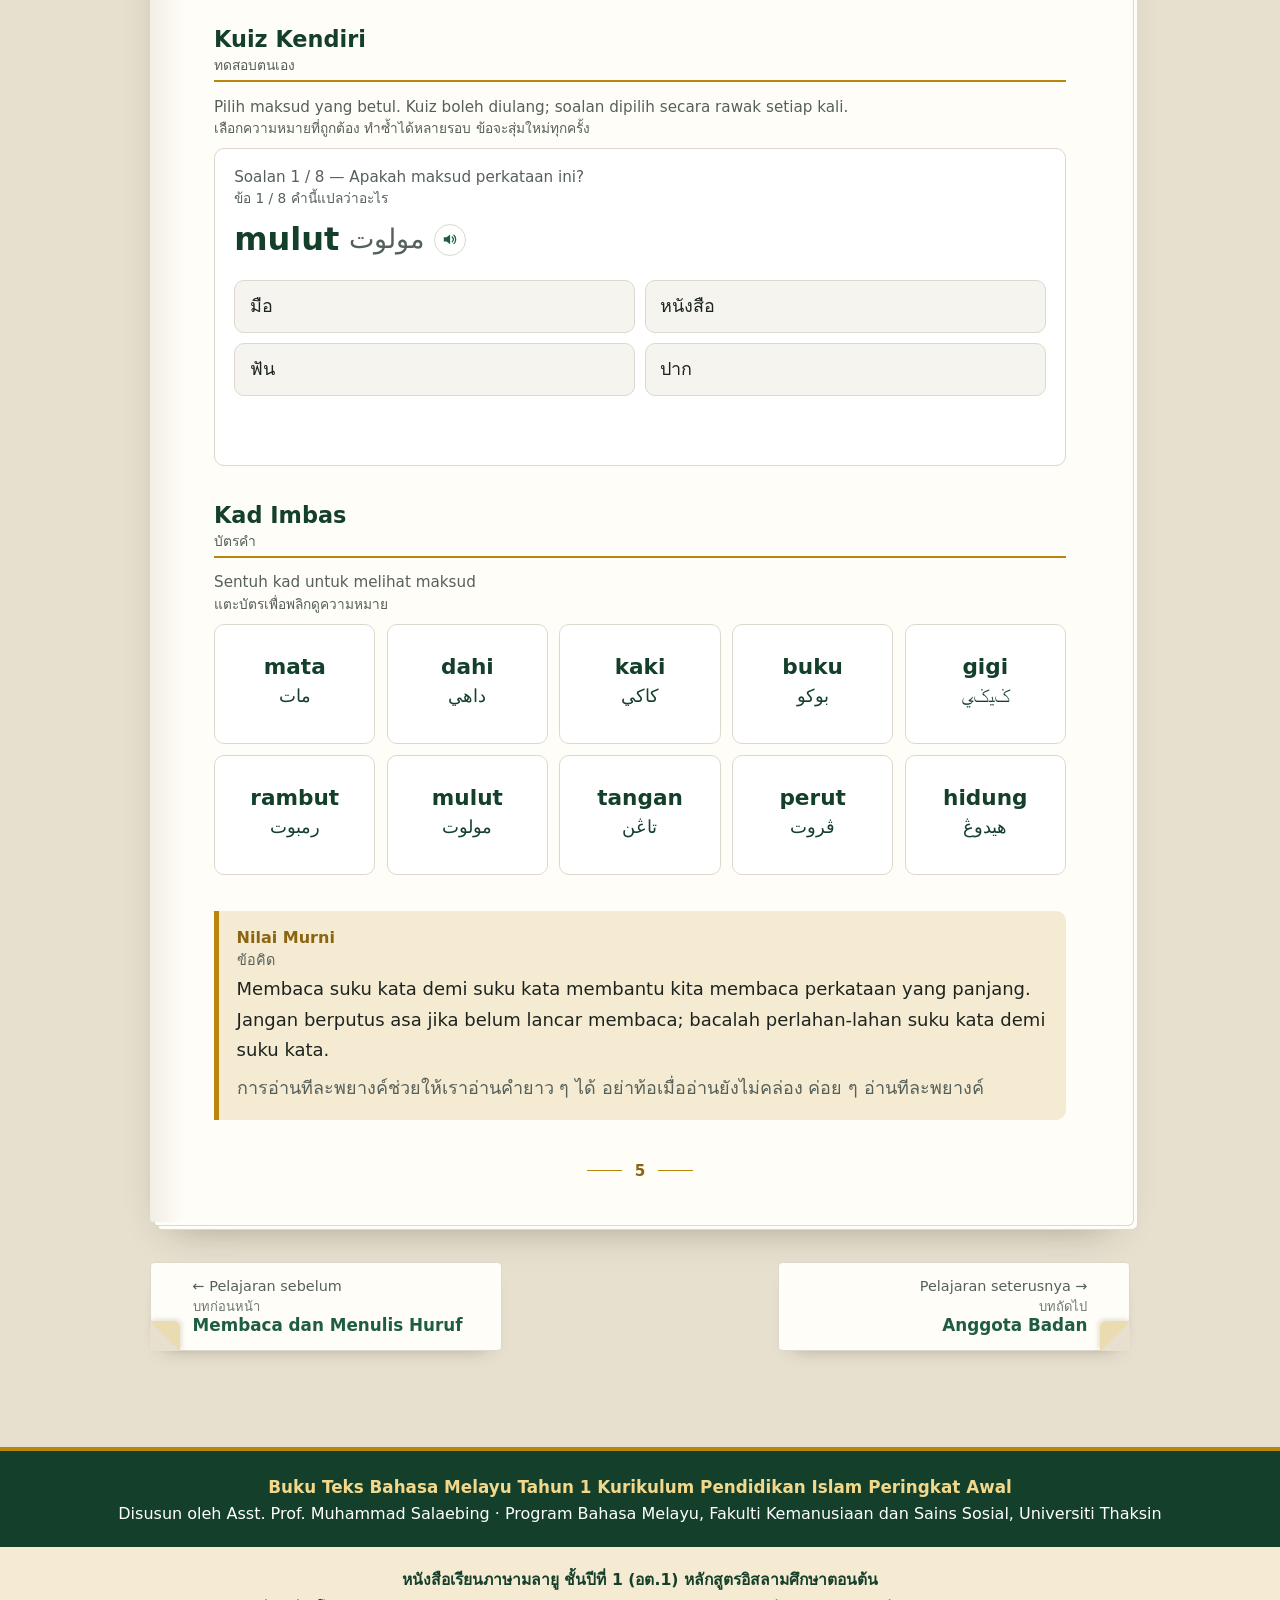
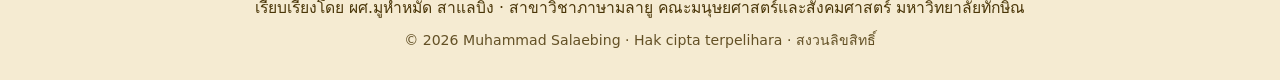
<file: pelajaran/05.html>
<!doctype html>
<html lang="th">
<head>
<meta charset="utf-8">
<meta name="viewport" content="width=device-width, initial-scale=1">
<meta http-equiv="Content-Security-Policy" content="default-src 'self'; script-src 'self' https://gc.zgo.at; style-src 'self' 'unsafe-inline' https://fonts.googleapis.com; font-src 'self' https://fonts.gstatic.com; img-src 'self' data: https://buku-bm-at1.goatcounter.com; connect-src 'self' https://buku-bm-at1.goatcounter.com; media-src 'self'; object-src 'none'; base-uri 'self'; form-action 'none'; upgrade-insecure-requests">
<meta name="referrer" content="strict-origin-when-cross-origin">
<title>Suku Kata Terbuka dan Tertutup (พยางค์เปิดและพยางค์ปิด) — Pelajaran 5 | Buku Teks Bahasa Melayu Tahun 1 · หนังสือเรียนภาษามลายู อต.1</title>
<meta name="description" content="Pelajaran 5 Suku Kata Terbuka dan Tertutup · บทที่ 5 พยางค์เปิดและพยางค์ปิด — Menyatakan perbezaan antara suku kata terbuka dan suku kata tertutup; Membaca perkataan yang terdiri daripada suku kata terbuka dan suku kata tertutup; Mencerakinkan perkataan kepada suku kata. บทเรียนภาษามลายู ชั้น อต.1 พร้อมเสียงอ่าน แบบฝึกหัด และ PDF">
<link rel="canonical" href="https://salaebing-bahasa.github.io/buku-bm-at1/pelajaran/05.html">
<meta name="author" content="Muhammad Salaebing (ผศ.มูหำหมัด สาแลบิง)">
<meta property="og:type" content="website">
<meta property="og:site_name" content="Buku Teks Bahasa Melayu Tahun 1 · หนังสือเรียนภาษามลายู อต.1">
<meta property="og:title" content="Suku Kata Terbuka dan Tertutup (พยางค์เปิดและพยางค์ปิด) — Pelajaran 5 | Buku Teks Bahasa Melayu Tahun 1 · หนังสือเรียนภาษามลายู อต.1">
<meta property="og:description" content="Pelajaran 5 Suku Kata Terbuka dan Tertutup · บทที่ 5 พยางค์เปิดและพยางค์ปิด — Menyatakan perbezaan antara suku kata terbuka dan suku kata tertutup; Membaca perkataan yang terdiri daripada suku kata terbuka dan suku kata tertutup; Mencerakinkan perkataan kepada suku kata. บทเรียนภาษามลายู ชั้น อต.1 พร้อมเสียงอ่าน แบบฝึกหัด และ PDF">
<meta property="og:url" content="https://salaebing-bahasa.github.io/buku-bm-at1/pelajaran/05.html">
<meta property="og:image" content="https://salaebing-bahasa.github.io/buku-bm-at1/assets/share.png">
<meta property="og:image:width" content="1200">
<meta property="og:image:height" content="630">
<meta property="og:locale" content="th_TH">
<meta property="og:locale:alternate" content="ms_MY">
<meta name="twitter:card" content="summary_large_image">
<script type="application/ld+json">{"@context":"https://schema.org","@type":"LearningResource","name":"Pelajaran 5: Suku Kata Terbuka dan Tertutup (พยางค์เปิดและพยางค์ปิด)","description":"Menyatakan perbezaan antara suku kata terbuka dan suku kata tertutup; Membaca perkataan yang terdiri daripada suku kata terbuka dan suku kata tertutup; Mencerakinkan perkataan kepada suku kata","inLanguage":["ms","th"],"learningResourceType":"Lesson","educationalLevel":"Tahun 1 (อต.1)","teaches":"Suku Kata Terbuka dan Tertutup","author":{"@type":"Person","name":"Muhammad Salaebing","alternateName":"ผศ.มูหำหมัด สาแลบิง","jobTitle":"Assistant Professor","affiliation":{"@type":"CollegeOrUniversity","name":"Thaksin University","alternateName":"มหาวิทยาลัยทักษิณ"}},"isAccessibleForFree":true,"isPartOf":{"@type":"Book","name":"Buku Teks Bahasa Melayu Tahun 1 · หนังสือเรียนภาษามลายู อต.1","url":"https://salaebing-bahasa.github.io/buku-bm-at1/"},"encoding":{"@type":"MediaObject","encodingFormat":"application/pdf","contentUrl":"https://salaebing-bahasa.github.io/buku-bm-at1/pdf/pelajaran-05.pdf"}}</script>
<link rel="preconnect" href="https://fonts.googleapis.com"><link rel="preconnect" href="https://fonts.gstatic.com" crossorigin><link href="https://fonts.googleapis.com/css2?family=Bai+Jamjuree:wght@500;600;700&family=Noto+Naskh+Arabic:wght@400;600&family=Sarabun:ital,wght@0,400;0,600;1,400&display=swap" rel="stylesheet">
<link rel="stylesheet" href="../assets/style.css">
<link rel="icon" href="../assets/favicon.svg" type="image/svg+xml">
</head>
<body>
<a class="skip" href="#isi"><span class="bi"><span lang="ms">Langkau ke kandungan</span><span class="tr">ข้ามไปยังเนื้อหา</span></span></a>
<header class="site-head">
  <a class="brand" href="../index.html"><span class="mark" aria-hidden="true"></span><span>Bahasa Melayu อต.1<small lang="ms">Kurikulum Pendidikan Islam Peringkat Awal</small><small>หลักสูตรอิสลามศึกษาตอนต้น</small></span></a>
  <nav aria-label="Menu utama · เมนูหลัก"><a href="../index.html"><span lang="ms">Laman Utama</span><small>หน้าแรก</small></a><a href="../index.html#pelajaran" aria-current="page"><span lang="ms">Pelajaran</span><small>บทเรียน</small></a><a href="../glosari.html"><span lang="ms">Glosari</span><small>อภิธานศัพท์</small></a><a href="../index.html#guru"><span lang="ms">Untuk Guru</span><small>สำหรับครู</small></a></nav>
</header>
<main id="isi">

<nav class="crumb" aria-label="Lokasi · ตำแหน่ง"><p lang="ms"><a href="../index.html">Laman Utama</a> / <a href="../index.html#pelajaran">Kandungan</a> / <span>Pelajaran 5</span></p><p class="tr"><a href="../index.html">หน้าแรก</a> / <a href="../index.html#pelajaran">สารบัญ</a> / <span>บทที่ 5</span></p></nav>
<article class="sheet">
<p class="running" aria-hidden="true"><span lang="ms">Buku Teks Bahasa Melayu Tahun 1</span><span>Pelajaran 5 · Suku Kata Terbuka dan Tertutup</span></p>
<header class="opener">
  <p class="op-k"><span class="bi"><span lang="ms">Pelajaran</span><span class="tr">บทที่</span></span></p>
  <p class="op-n" aria-hidden="true">5</p>
  <p class="orn" aria-hidden="true"><span></span></p>
  <h1>Suku Kata Terbuka dan Tertutup</h1>
  <p class="th-title">พยางค์เปิดและพยางค์ปิด</p>
  <ul class="chips" aria-label="Petunjuk · ตัวชี้วัด"><li title="Mendengar sebutan huruf konsonan dan huruf vokal bahasa Melayu · ฟังการออกเสียง พยัญชนะและสระภาษามลายู">อต.1/1</li><li title="Membaca dan menulis huruf konsonan, huruf vokal, suku kata dan perkataan bahasa Melayu yang ditetapkan · อ่านและเขียน พยัญชนะ สระ พยางค์ และคำศัพท์ภาษามลายูที่กำหนด">อต.1/3</li><li title="Bertutur secara bersoal jawab menggunakan huruf, suku kata dan perkataan bahasa Melayu yang ditetapkan · พูดโต้ตอบพยัญชนะ พยางค์ และคำศัพท์ภาษามลายูที่กำหนด">อต.1/5</li></ul>
  <a class="btn-ghost dl" href="../pdf/pelajaran-05.pdf" download="Bahasa-Melayu-AT1-Pelajaran-05.pdf"><svg viewBox="0 0 24 24" aria-hidden="true"><path d="M12 4v11m0 0-4.5-4.5M12 15l4.5-4.5M5 19h14" fill="none" stroke="currentColor" stroke-width="2" stroke-linecap="round" stroke-linejoin="round"/></svg><span class="bi"><span lang="ms">Muat turun PDF</span><span class="tr">ดาวน์โหลด PDF</span></span></a>
</header>
<aside class="box obj"><p class="box-t"><span class="bi"><span lang="ms">Objektif Pembelajaran</span><span class="tr">จุดประสงค์การเรียนรู้</span></span></p><ul><li><span class="bi"><span lang="ms">Menyatakan perbezaan antara suku kata terbuka dan suku kata tertutup</span><span class="tr">บอกความแตกต่างของพยางค์เปิดและพยางค์ปิดได้</span></span></li><li><span class="bi"><span lang="ms">Membaca perkataan yang terdiri daripada suku kata terbuka dan suku kata tertutup</span><span class="tr">อ่านคำที่ประกอบด้วยพยางค์เปิดและพยางค์ปิดได้</span></span></li><li><span class="bi"><span lang="ms">Mencerakinkan perkataan kepada suku kata</span><span class="tr">แยกคำออกเป็นพยางค์ได้</span></span></li></ul></aside>
<section class="sec"><h3><span lang="ms">Suku kata terbuka</span><span class="h-th">พยางค์เปิด</span></h3><p><span class="bi"><span lang="ms">Suku kata terbuka ialah suku kata yang <strong>berakhir dengan huruf vokal</strong>, contohnya ma, ta, da, hi, bu, ku.</span><span class="tr">พยางค์เปิด คือพยางค์ที่ <strong>ลงท้ายด้วยสระ</strong> เช่น ma, ta, da, hi, bu, ku</span></span></p>
<div class="tbl"><table><thead><tr><th><span class="bi"><span lang="ms">Perkataan</span><span class="tr">คำ</span></span></th><th><span class="bi"><span lang="ms">Suku kata</span><span class="tr">แยกพยางค์</span></span></th><th>Jawi</th><th><span class="bi"><span lang="ms">Maksud</span><span class="tr">ความหมาย</span></span></th></tr></thead><tbody><tr><td class="b">mata</td><td>ma – ta</td><td class="jw-cell"><span class="jw" lang="ms-Arab" dir="rtl">مات</span></td><td>ตา</td></tr><tr><td class="b">dahi</td><td>da – hi</td><td class="jw-cell"><span class="jw" lang="ms-Arab" dir="rtl">داهي</span></td><td>หน้าผาก</td></tr><tr><td class="b">kaki</td><td>ka – ki</td><td class="jw-cell"><span class="jw" lang="ms-Arab" dir="rtl">کاکي</span></td><td>เท้า ขา</td></tr><tr><td class="b">buku</td><td>bu – ku</td><td class="jw-cell"><span class="jw" lang="ms-Arab" dir="rtl">بوکو</span></td><td>หนังสือ</td></tr><tr><td class="b">gigi</td><td>gi – gi</td><td class="jw-cell"><span class="jw" lang="ms-Arab" dir="rtl">ݢيݢي</span></td><td>ฟัน</td></tr></tbody></table></div></section>
<section class="sec"><h3><span lang="ms">Suku kata tertutup</span><span class="h-th">พยางค์ปิด</span></h3><p><span class="bi"><span lang="ms">Suku kata tertutup ialah suku kata yang <strong>berakhir dengan huruf konsonan</strong>, contohnya ram, but, lut, ngan.</span><span class="tr">พยางค์ปิด คือพยางค์ที่ <strong>ลงท้ายด้วยพยัญชนะ</strong> เช่น ram, but, lut, ngan</span></span></p>
<div class="tbl"><table><thead><tr><th><span class="bi"><span lang="ms">Perkataan</span><span class="tr">คำ</span></span></th><th><span class="bi"><span lang="ms">Suku kata</span><span class="tr">แยกพยางค์</span></span></th><th>Jawi</th><th><span class="bi"><span lang="ms">Maksud</span><span class="tr">ความหมาย</span></span></th></tr></thead><tbody><tr><td class="b">rambut</td><td>ram – but</td><td class="jw-cell"><span class="jw" lang="ms-Arab" dir="rtl">رمبوت</span></td><td>ผม</td></tr><tr><td class="b">mulut</td><td>mu – lut</td><td class="jw-cell"><span class="jw" lang="ms-Arab" dir="rtl">مولوت</span></td><td>ปาก</td></tr><tr><td class="b">tangan</td><td>ta – ngan</td><td class="jw-cell"><span class="jw" lang="ms-Arab" dir="rtl">تاڠن</span></td><td>มือ</td></tr><tr><td class="b">perut</td><td>pe – rut</td><td class="jw-cell"><span class="jw" lang="ms-Arab" dir="rtl">ڤروت</span></td><td>ท้อง</td></tr><tr><td class="b">hidung</td><td>hi – dung</td><td class="jw-cell"><span class="jw" lang="ms-Arab" dir="rtl">هيدوڠ</span></td><td>จมูก</td></tr></tbody></table></div>
<aside class="box note"><p class="box-t"><span class="bi"><span lang="ms">Mudah diingat</span><span class="tr">จำง่าย ๆ</span></span></p><p><span class="bi"><span lang="ms">Berakhir dengan <strong>vokal</strong> (a e i o u) = suku kata <strong>terbuka</strong></span><span class="tr">ลงท้ายด้วย <strong>สระ</strong> (a e i o u) = พยางค์ <strong>เปิด</strong></span></span></p><p><span class="bi"><span lang="ms">Berakhir dengan <strong>konsonan</strong> (b d k l m n ng r s t ...) = suku kata <strong>tertutup</strong></span><span class="tr">ลงท้ายด้วย <strong>พยัญชนะ</strong> (b d k l m n ng r s t ...) = พยางค์ <strong>ปิด</strong></span></span></p></aside></section>
<section class="sec" id="latihan"><h3><span lang="ms">Latihan</span><span class="h-th">แบบฝึกหัด</span></h3><ol class="latihan"><li><p class="q"><span class="bi"><span lang="ms">Ceraikan perkataan berikut kepada suku kata.</span><span class="tr">แยกคำต่อไปนี้ออกเป็นพยางค์</span></span></p><ol class="items"><li>mata  =  <span class="blank" aria-label="ช่องว่าง"></span> – <span class="blank" aria-label="ช่องว่าง"></span></li><li>rambut  =  <span class="blank" aria-label="ช่องว่าง"></span> – <span class="blank" aria-label="ช่องว่าง"></span></li><li>kaki  =  <span class="blank" aria-label="ช่องว่าง"></span> – <span class="blank" aria-label="ช่องว่าง"></span></li><li>mulut  =  <span class="blank" aria-label="ช่องว่าง"></span> – <span class="blank" aria-label="ช่องว่าง"></span></li></ol><details class="ans"><summary><span class="bi"><span lang="ms">Lihat jawapan</span><span class="tr">ดูเฉลย</span></span></summary><p>ma–ta, ram–but, ka–ki, mu–lut</p></details></li><li><p class="q"><span class="bi"><span lang="ms">Adakah suku kata yang bergaris itu suku kata terbuka (T) atau suku kata tertutup (Tt)?</span><span class="tr">พยางค์ที่ขีดเส้นใต้เป็นพยางค์เปิด (ป) หรือพยางค์ปิด (ด)</span></span></p><ol class="items"><li>ma-<strong>ta</strong>  ( <span class="blank" aria-label="ช่องว่าง"></span> )</li><li>ram-<strong>but</strong>  ( <span class="blank" aria-label="ช่องว่าง"></span> )</li><li><strong>bu</strong>-ku  ( <span class="blank" aria-label="ช่องว่าง"></span> )</li><li>ta-<strong>ngan</strong>  ( <span class="blank" aria-label="ช่องว่าง"></span> )</li></ol><details class="ans"><summary><span class="bi"><span lang="ms">Lihat jawapan</span><span class="tr">ดูเฉลย</span></span></summary><p><span class="bi"><span lang="ms">T, Tt, T, Tt</span><span class="tr">ป, ด, ป, ด</span></span></p></details></li><li><p class="q"><span class="bi"><span lang="ms">Cantumkan suku kata menjadi perkataan, kemudian tulis maksudnya.</span><span class="tr">นำพยางค์มาต่อกันให้เป็นคำ แล้วเขียนความหมาย</span></span></p><ol class="items"><li>da + hi  =  <span class="blank" aria-label="ช่องว่าง"></span>  (<span class="blank" aria-label="ช่องว่าง"></span>)</li><li>pe + rut  =  <span class="blank" aria-label="ช่องว่าง"></span>  (<span class="blank" aria-label="ช่องว่าง"></span>)</li><li>gi + gi  =  <span class="blank" aria-label="ช่องว่าง"></span>  (<span class="blank" aria-label="ช่องว่าง"></span>)</li></ol><details class="ans"><summary><span class="bi"><span lang="ms">Lihat jawapan</span><span class="tr">ดูเฉลย</span></span></summary><p>dahi (หน้าผาก), perut (ท้อง), gigi (ฟัน)</p></details></li></ol></section>

<section class="sec kuiz" id="kuiz">
  <h3><span lang="ms">Kuiz Kendiri</span><span class="h-th">ทดสอบตนเอง</span></h3>
  <p class="hint"><span class="bi"><span lang="ms">Pilih maksud yang betul. Kuiz boleh diulang; soalan dipilih secara rawak setiap kali.</span><span class="tr">เลือกความหมายที่ถูกต้อง ทำซ้ำได้หลายรอบ ข้อจะสุ่มใหม่ทุกครั้ง</span></span></p>
  <div class="quiz" data-vocab="[{&quot;ms&quot;:&quot;mata&quot;,&quot;jw&quot;:&quot;مات&quot;,&quot;th&quot;:&quot;ตา&quot;},{&quot;ms&quot;:&quot;dahi&quot;,&quot;jw&quot;:&quot;داهي&quot;,&quot;th&quot;:&quot;หน้าผาก&quot;},{&quot;ms&quot;:&quot;kaki&quot;,&quot;jw&quot;:&quot;کاکي&quot;,&quot;th&quot;:&quot;เท้า ขา&quot;},{&quot;ms&quot;:&quot;buku&quot;,&quot;jw&quot;:&quot;بوکو&quot;,&quot;th&quot;:&quot;หนังสือ&quot;},{&quot;ms&quot;:&quot;gigi&quot;,&quot;jw&quot;:&quot;ݢيݢي&quot;,&quot;th&quot;:&quot;ฟัน&quot;},{&quot;ms&quot;:&quot;rambut&quot;,&quot;jw&quot;:&quot;رمبوت&quot;,&quot;th&quot;:&quot;ผม&quot;},{&quot;ms&quot;:&quot;mulut&quot;,&quot;jw&quot;:&quot;مولوت&quot;,&quot;th&quot;:&quot;ปาก&quot;},{&quot;ms&quot;:&quot;tangan&quot;,&quot;jw&quot;:&quot;تاڠن&quot;,&quot;th&quot;:&quot;มือ&quot;},{&quot;ms&quot;:&quot;perut&quot;,&quot;jw&quot;:&quot;ڤروت&quot;,&quot;th&quot;:&quot;ท้อง&quot;},{&quot;ms&quot;:&quot;hidung&quot;,&quot;jw&quot;:&quot;هيدوڠ&quot;,&quot;th&quot;:&quot;จมูก&quot;}]"></div>
</section>
<section class="sec" id="kad">
  <h3><span lang="ms">Kad Imbas</span><span class="h-th">บัตรคำ</span></h3>
  <p class="hint"><span class="bi"><span lang="ms">Sentuh kad untuk melihat maksud</span><span class="tr">แตะบัตรเพื่อพลิกดูความหมาย</span></span></p>
  <div class="cards" data-vocab="[{&quot;ms&quot;:&quot;mata&quot;,&quot;jw&quot;:&quot;مات&quot;,&quot;th&quot;:&quot;ตา&quot;},{&quot;ms&quot;:&quot;dahi&quot;,&quot;jw&quot;:&quot;داهي&quot;,&quot;th&quot;:&quot;หน้าผาก&quot;},{&quot;ms&quot;:&quot;kaki&quot;,&quot;jw&quot;:&quot;کاکي&quot;,&quot;th&quot;:&quot;เท้า ขา&quot;},{&quot;ms&quot;:&quot;buku&quot;,&quot;jw&quot;:&quot;بوکو&quot;,&quot;th&quot;:&quot;หนังสือ&quot;},{&quot;ms&quot;:&quot;gigi&quot;,&quot;jw&quot;:&quot;ݢيݢي&quot;,&quot;th&quot;:&quot;ฟัน&quot;},{&quot;ms&quot;:&quot;rambut&quot;,&quot;jw&quot;:&quot;رمبوت&quot;,&quot;th&quot;:&quot;ผม&quot;},{&quot;ms&quot;:&quot;mulut&quot;,&quot;jw&quot;:&quot;مولوت&quot;,&quot;th&quot;:&quot;ปาก&quot;},{&quot;ms&quot;:&quot;tangan&quot;,&quot;jw&quot;:&quot;تاڠن&quot;,&quot;th&quot;:&quot;มือ&quot;},{&quot;ms&quot;:&quot;perut&quot;,&quot;jw&quot;:&quot;ڤروت&quot;,&quot;th&quot;:&quot;ท้อง&quot;},{&quot;ms&quot;:&quot;hidung&quot;,&quot;jw&quot;:&quot;هيدوڠ&quot;,&quot;th&quot;:&quot;จมูก&quot;}]"></div>
</section>
<aside class="box nilai"><p class="box-t"><span class="bi"><span lang="ms">Nilai Murni</span><span class="tr">ข้อคิด</span></span></p><p lang="ms">Membaca suku kata demi suku kata membantu kita membaca perkataan yang panjang. Jangan berputus asa jika belum lancar membaca; bacalah perlahan-lahan suku kata demi suku kata.</p><p class="tr nilai-th">การอ่านทีละพยางค์ช่วยให้เราอ่านคำยาว ๆ ได้ อย่าท้อเมื่ออ่านยังไม่คล่อง ค่อย ๆ อ่านทีละพยางค์</p></aside>
<p class="folio" aria-hidden="true"><span>5</span></p>
</article>
<nav class="pager" aria-label="Pelajaran sebelum dan seterusnya · บทก่อนหน้าและถัดไป">
  <a class="prev" href="04.html" rel="prev"><small><span class="bi"><span lang="ms">← Pelajaran sebelum</span><span class="tr">บทก่อนหน้า</span></span></small>Membaca dan Menulis Huruf</a>
  <a class="next" href="06.html" rel="next"><small><span class="bi"><span lang="ms">Pelajaran seterusnya →</span><span class="tr">บทถัดไป</span></span></small>Anggota Badan</a>
</nav>
<p class="swipe-hint"><span class="bi"><span lang="ms">Leret ke kiri atau ke kanan untuk menukar pelajaran</span><span class="tr">ปัดซ้ายหรือขวาเพื่อเปลี่ยนบท</span></span></p>
</main>
<footer class="site-foot">
  <div class="foot-ms" lang="ms">
    <p>Buku Teks Bahasa Melayu Tahun 1 Kurikulum Pendidikan Islam Peringkat Awal</p>
    <p>Disusun oleh Asst. Prof. Muhammad Salaebing · Program Bahasa Melayu, Fakulti Kemanusiaan dan Sains Sosial, Universiti Thaksin</p>
  </div>
  <div class="foot-th">
    <p>หนังสือเรียนภาษามลายู ชั้นปีที่ 1 (อต.1) หลักสูตรอิสลามศึกษาตอนต้น</p>
    <p>เรียบเรียงโดย ผศ.มูหำหมัด สาแลบิง · สาขาวิชาภาษามลายู คณะมนุษยศาสตร์และสังคมศาสตร์ มหาวิทยาลัยทักษิณ</p>
    <p class="copy">© 2026 Muhammad Salaebing · <span lang="ms">Hak cipta terpelihara</span> · สงวนลิขสิทธิ์</p>
  </div>
</footer>
<script src="../assets/app.js"></script>
<script data-goatcounter="https://buku-bm-at1.goatcounter.com/count" async src="https://gc.zgo.at/count.js"></script>
</body>
</html>
</file>
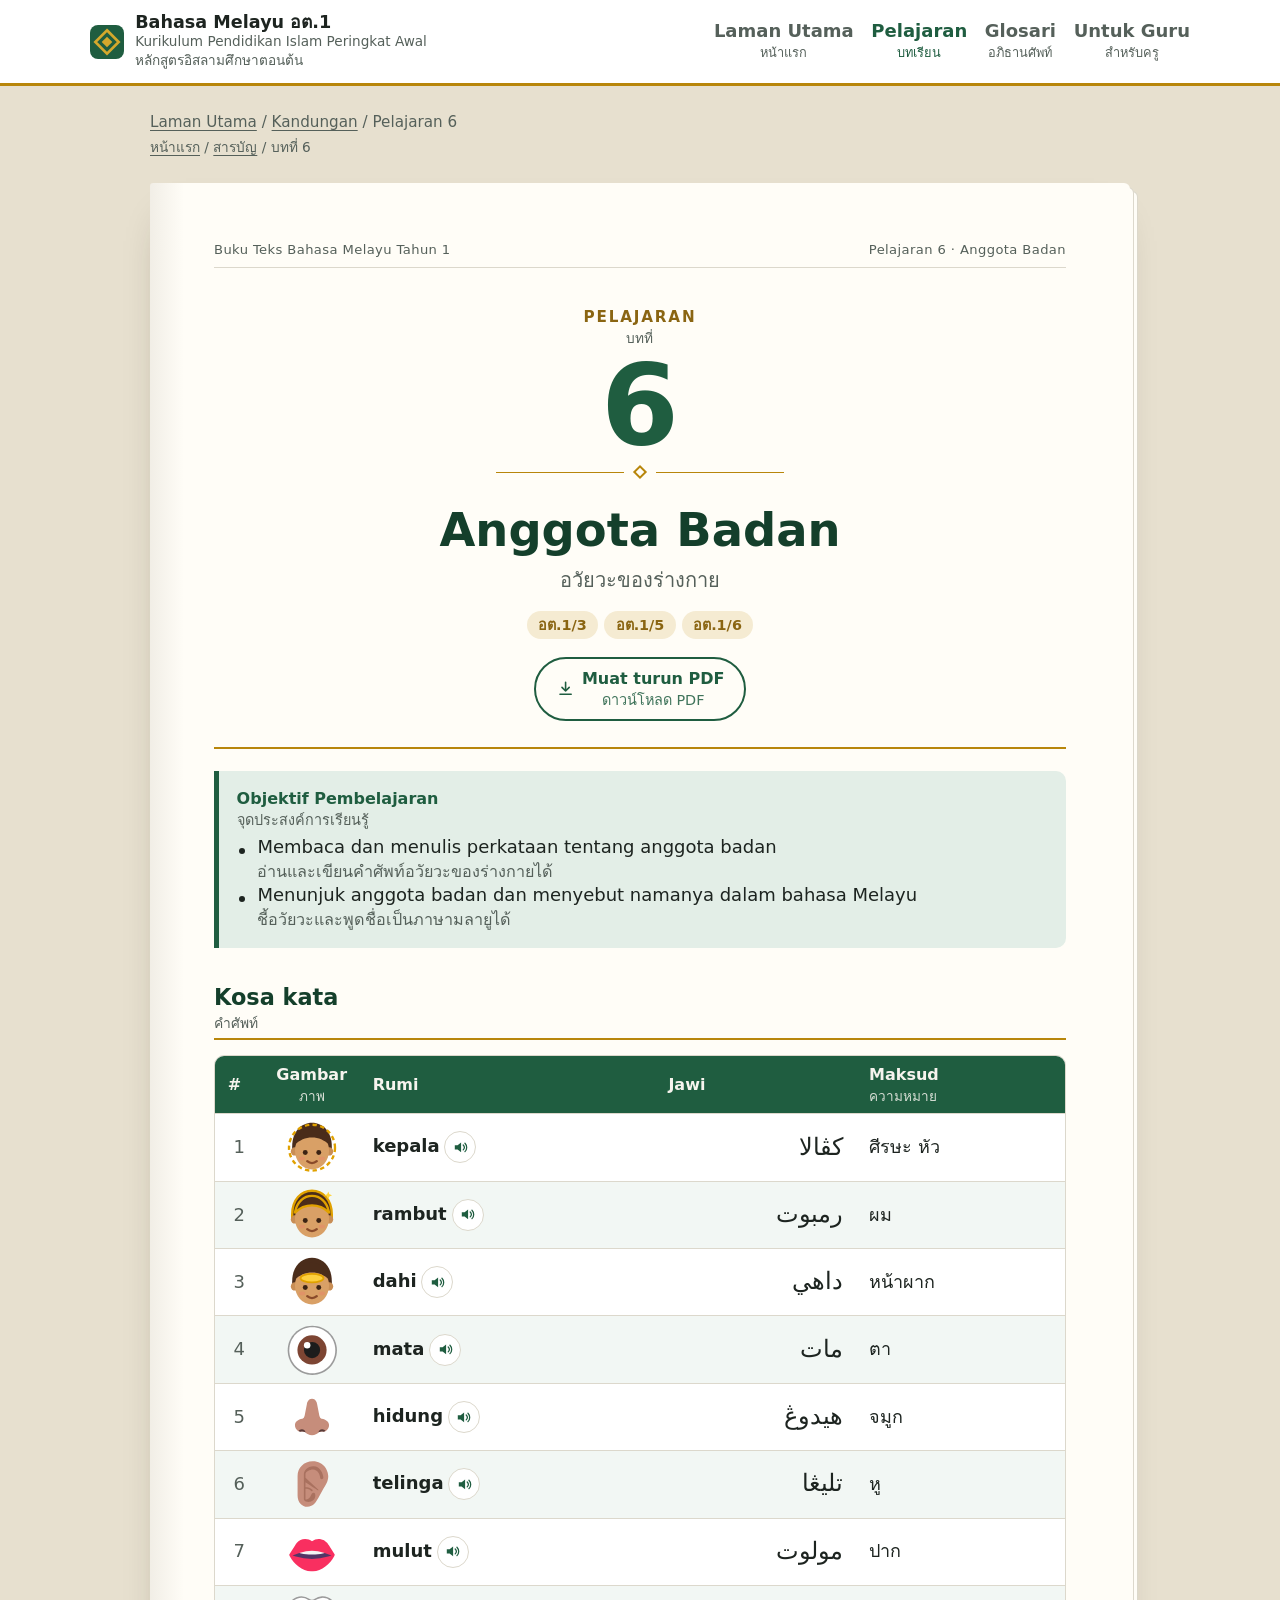
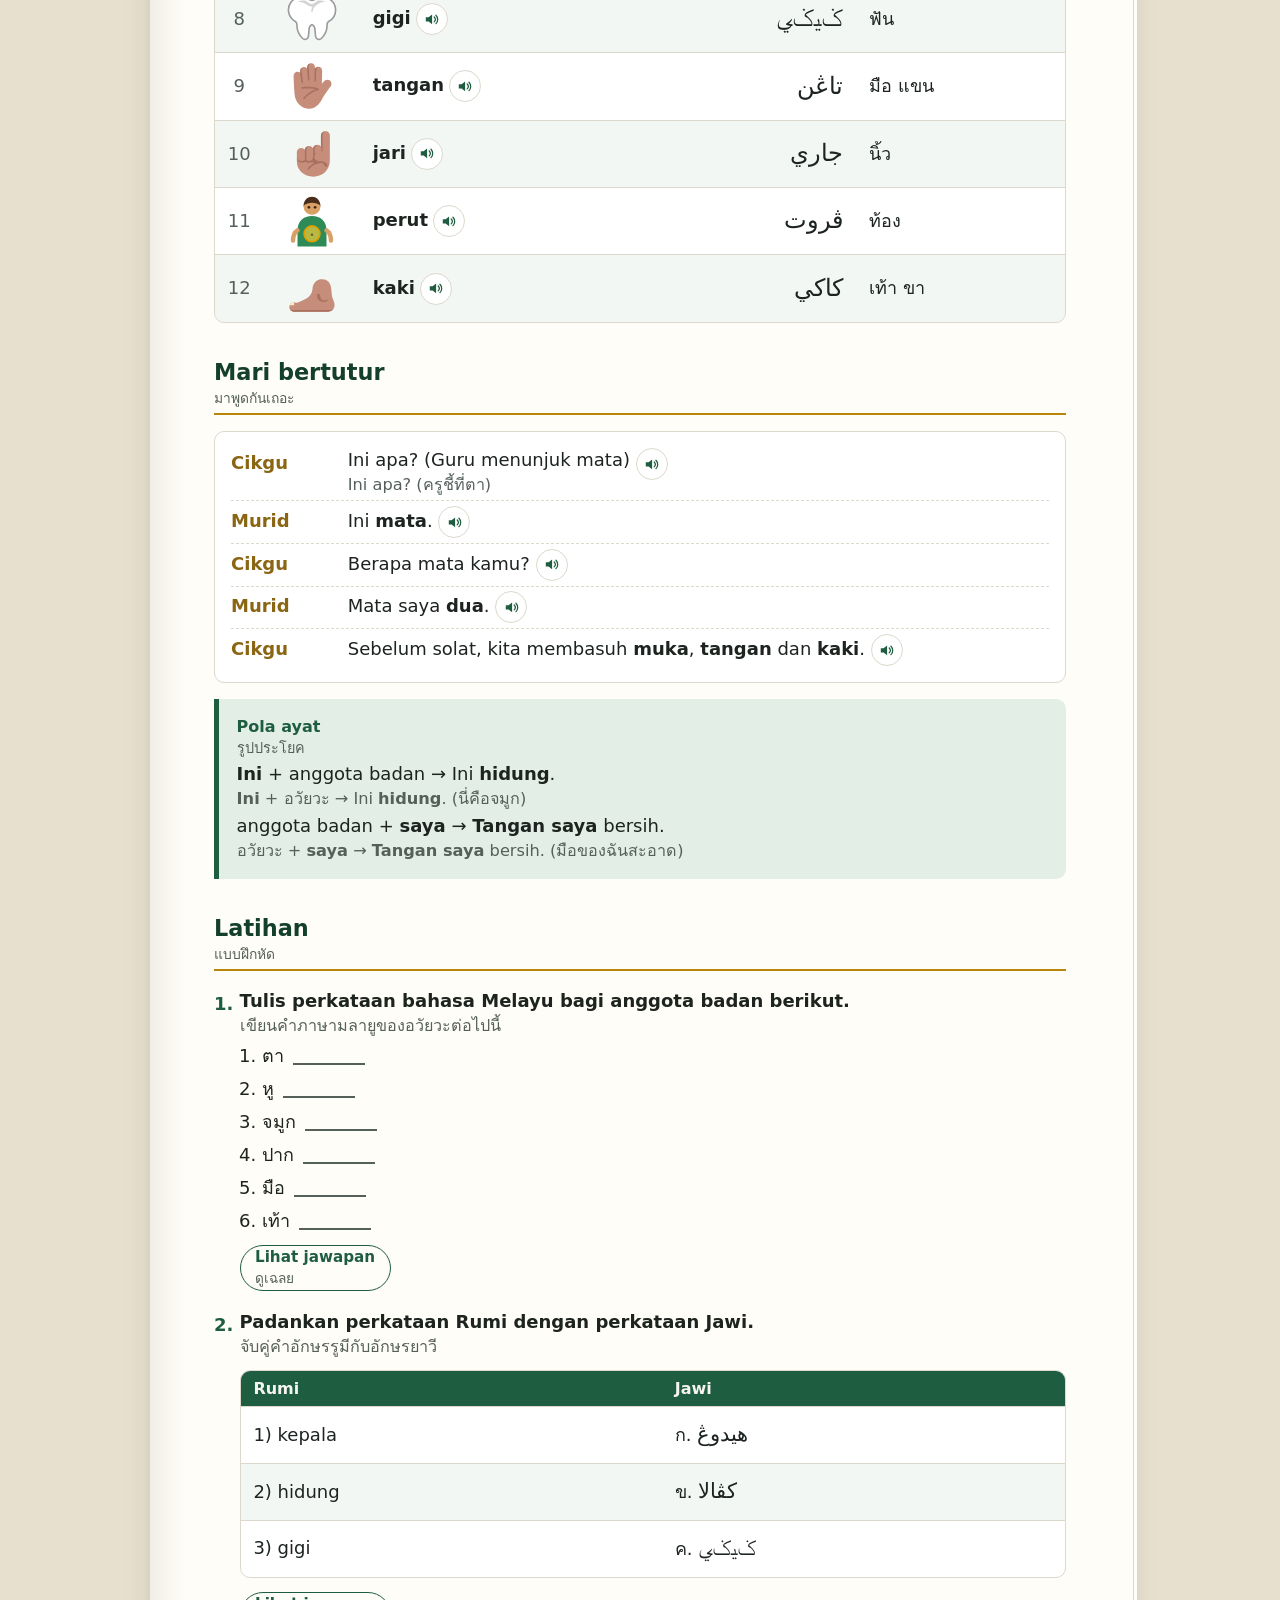
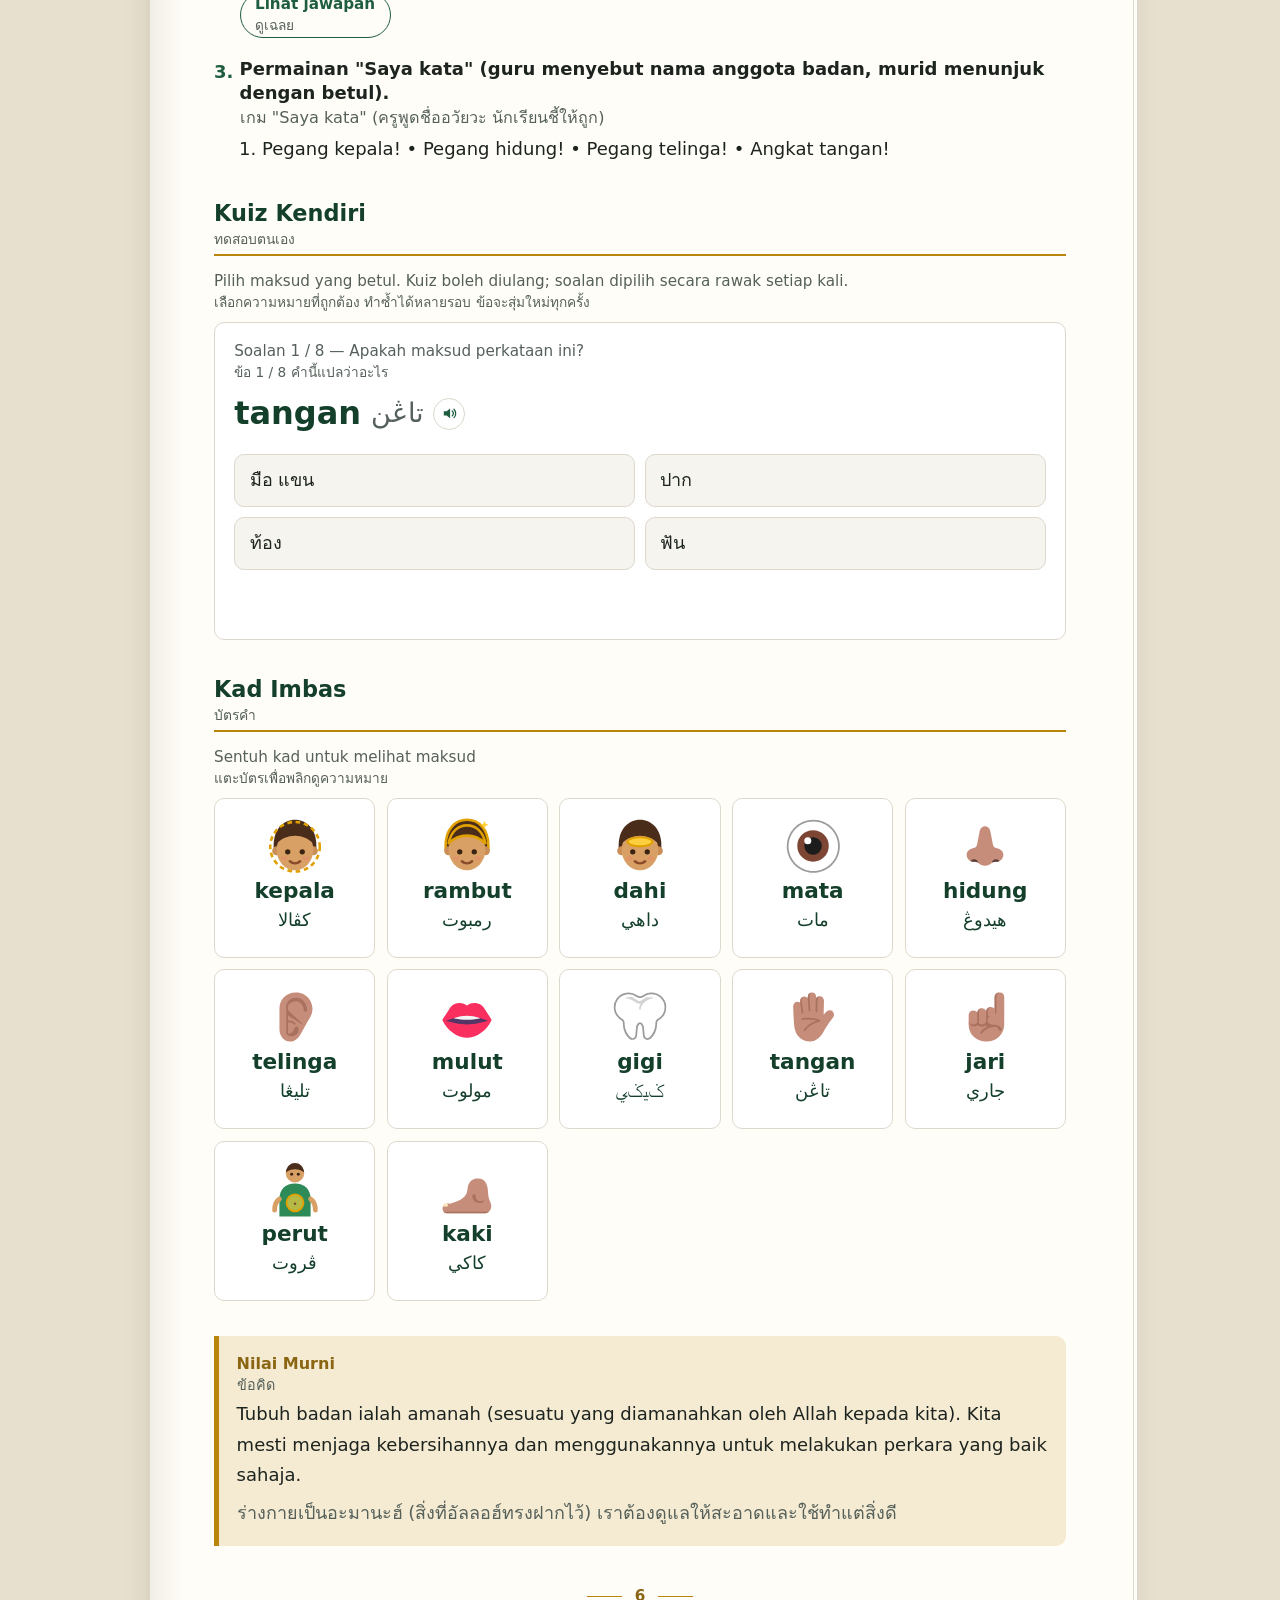
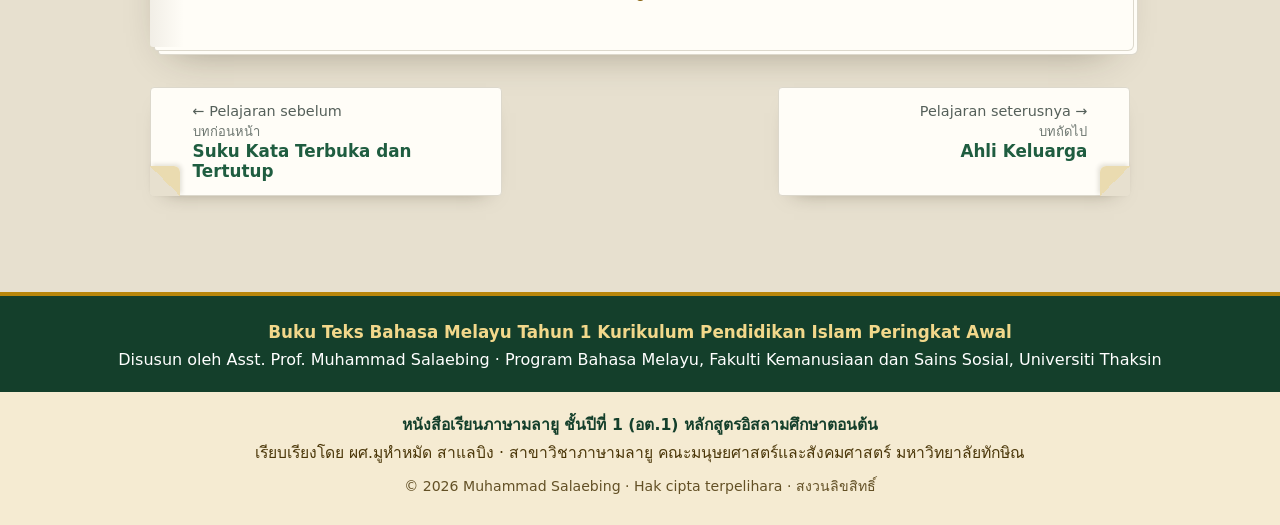
<file: pelajaran/06.html>
<!doctype html>
<html lang="th">
<head>
<meta charset="utf-8">
<meta name="viewport" content="width=device-width, initial-scale=1">
<meta http-equiv="Content-Security-Policy" content="default-src 'self'; script-src 'self' https://gc.zgo.at; style-src 'self' 'unsafe-inline' https://fonts.googleapis.com; font-src 'self' https://fonts.gstatic.com; img-src 'self' data: https://buku-bm-at1.goatcounter.com; connect-src 'self' https://buku-bm-at1.goatcounter.com; media-src 'self'; object-src 'none'; base-uri 'self'; form-action 'none'; upgrade-insecure-requests">
<meta name="referrer" content="strict-origin-when-cross-origin">
<title>Anggota Badan (อวัยวะของร่างกาย) — Pelajaran 6 | Buku Teks Bahasa Melayu Tahun 1 · หนังสือเรียนภาษามลายู อต.1</title>
<meta name="description" content="Pelajaran 6 Anggota Badan · บทที่ 6 อวัยวะของร่างกาย — Membaca dan menulis perkataan tentang anggota badan; Menunjuk anggota badan dan menyebut namanya dalam bahasa Melayu. บทเรียนภาษามลายู ชั้น อต.1 พร้อมเสียงอ่าน แบบฝึกหัด และ PDF">
<link rel="canonical" href="https://salaebing-bahasa.github.io/buku-bm-at1/pelajaran/06.html">
<meta name="author" content="Muhammad Salaebing (ผศ.มูหำหมัด สาแลบิง)">
<meta property="og:type" content="website">
<meta property="og:site_name" content="Buku Teks Bahasa Melayu Tahun 1 · หนังสือเรียนภาษามลายู อต.1">
<meta property="og:title" content="Anggota Badan (อวัยวะของร่างกาย) — Pelajaran 6 | Buku Teks Bahasa Melayu Tahun 1 · หนังสือเรียนภาษามลายู อต.1">
<meta property="og:description" content="Pelajaran 6 Anggota Badan · บทที่ 6 อวัยวะของร่างกาย — Membaca dan menulis perkataan tentang anggota badan; Menunjuk anggota badan dan menyebut namanya dalam bahasa Melayu. บทเรียนภาษามลายู ชั้น อต.1 พร้อมเสียงอ่าน แบบฝึกหัด และ PDF">
<meta property="og:url" content="https://salaebing-bahasa.github.io/buku-bm-at1/pelajaran/06.html">
<meta property="og:image" content="https://salaebing-bahasa.github.io/buku-bm-at1/assets/share.png">
<meta property="og:image:width" content="1200">
<meta property="og:image:height" content="630">
<meta property="og:locale" content="th_TH">
<meta property="og:locale:alternate" content="ms_MY">
<meta name="twitter:card" content="summary_large_image">
<script type="application/ld+json">{"@context":"https://schema.org","@type":"LearningResource","name":"Pelajaran 6: Anggota Badan (อวัยวะของร่างกาย)","description":"Membaca dan menulis perkataan tentang anggota badan; Menunjuk anggota badan dan menyebut namanya dalam bahasa Melayu","inLanguage":["ms","th"],"learningResourceType":"Lesson","educationalLevel":"Tahun 1 (อต.1)","teaches":"Anggota Badan","author":{"@type":"Person","name":"Muhammad Salaebing","alternateName":"ผศ.มูหำหมัด สาแลบิง","jobTitle":"Assistant Professor","affiliation":{"@type":"CollegeOrUniversity","name":"Thaksin University","alternateName":"มหาวิทยาลัยทักษิณ"}},"isAccessibleForFree":true,"isPartOf":{"@type":"Book","name":"Buku Teks Bahasa Melayu Tahun 1 · หนังสือเรียนภาษามลายู อต.1","url":"https://salaebing-bahasa.github.io/buku-bm-at1/"},"encoding":{"@type":"MediaObject","encodingFormat":"application/pdf","contentUrl":"https://salaebing-bahasa.github.io/buku-bm-at1/pdf/pelajaran-06.pdf"}}</script>
<link rel="preconnect" href="https://fonts.googleapis.com"><link rel="preconnect" href="https://fonts.gstatic.com" crossorigin><link href="https://fonts.googleapis.com/css2?family=Bai+Jamjuree:wght@500;600;700&family=Noto+Naskh+Arabic:wght@400;600&family=Sarabun:ital,wght@0,400;0,600;1,400&display=swap" rel="stylesheet">
<link rel="stylesheet" href="../assets/style.css">
<link rel="icon" href="../assets/favicon.svg" type="image/svg+xml">
</head>
<body>
<a class="skip" href="#isi"><span class="bi"><span lang="ms">Langkau ke kandungan</span><span class="tr">ข้ามไปยังเนื้อหา</span></span></a>
<header class="site-head">
  <a class="brand" href="../index.html"><span class="mark" aria-hidden="true"></span><span>Bahasa Melayu อต.1<small lang="ms">Kurikulum Pendidikan Islam Peringkat Awal</small><small>หลักสูตรอิสลามศึกษาตอนต้น</small></span></a>
  <nav aria-label="Menu utama · เมนูหลัก"><a href="../index.html"><span lang="ms">Laman Utama</span><small>หน้าแรก</small></a><a href="../index.html#pelajaran" aria-current="page"><span lang="ms">Pelajaran</span><small>บทเรียน</small></a><a href="../glosari.html"><span lang="ms">Glosari</span><small>อภิธานศัพท์</small></a><a href="../index.html#guru"><span lang="ms">Untuk Guru</span><small>สำหรับครู</small></a></nav>
</header>
<main id="isi">

<nav class="crumb" aria-label="Lokasi · ตำแหน่ง"><p lang="ms"><a href="../index.html">Laman Utama</a> / <a href="../index.html#pelajaran">Kandungan</a> / <span>Pelajaran 6</span></p><p class="tr"><a href="../index.html">หน้าแรก</a> / <a href="../index.html#pelajaran">สารบัญ</a> / <span>บทที่ 6</span></p></nav>
<article class="sheet">
<p class="running" aria-hidden="true"><span lang="ms">Buku Teks Bahasa Melayu Tahun 1</span><span>Pelajaran 6 · Anggota Badan</span></p>
<header class="opener">
  <p class="op-k"><span class="bi"><span lang="ms">Pelajaran</span><span class="tr">บทที่</span></span></p>
  <p class="op-n" aria-hidden="true">6</p>
  <p class="orn" aria-hidden="true"><span></span></p>
  <h1>Anggota Badan</h1>
  <p class="th-title">อวัยวะของร่างกาย</p>
  <ul class="chips" aria-label="Petunjuk · ตัวชี้วัด"><li title="Membaca dan menulis huruf konsonan, huruf vokal, suku kata dan perkataan bahasa Melayu yang ditetapkan · อ่านและเขียน พยัญชนะ สระ พยางค์ และคำศัพท์ภาษามลายูที่กำหนด">อต.1/3</li><li title="Bertutur secara bersoal jawab menggunakan huruf, suku kata dan perkataan bahasa Melayu yang ditetapkan · พูดโต้ตอบพยัญชนะ พยางค์ และคำศัพท์ภาษามลายูที่กำหนด">อต.1/5</li><li title="Menghargai penggunaan bahasa Melayu yang ditetapkan · เห็นคุณค่าการใช้ภาษามลายูที่กำหนด">อต.1/6</li></ul>
  <a class="btn-ghost dl" href="../pdf/pelajaran-06.pdf" download="Bahasa-Melayu-AT1-Pelajaran-06.pdf"><svg viewBox="0 0 24 24" aria-hidden="true"><path d="M12 4v11m0 0-4.5-4.5M12 15l4.5-4.5M5 19h14" fill="none" stroke="currentColor" stroke-width="2" stroke-linecap="round" stroke-linejoin="round"/></svg><span class="bi"><span lang="ms">Muat turun PDF</span><span class="tr">ดาวน์โหลด PDF</span></span></a>
</header>
<aside class="box obj"><p class="box-t"><span class="bi"><span lang="ms">Objektif Pembelajaran</span><span class="tr">จุดประสงค์การเรียนรู้</span></span></p><ul><li><span class="bi"><span lang="ms">Membaca dan menulis perkataan tentang anggota badan</span><span class="tr">อ่านและเขียนคำศัพท์อวัยวะของร่างกายได้</span></span></li><li><span class="bi"><span lang="ms">Menunjuk anggota badan dan menyebut namanya dalam bahasa Melayu</span><span class="tr">ชี้อวัยวะและพูดชื่อเป็นภาษามลายูได้</span></span></li></ul></aside>
<section class="sec"><h3><span lang="ms">Kosa kata</span><span class="h-th">คำศัพท์</span></h3><div class="tbl"><table class="vocab"><thead><tr><th>#</th><th class="pic-c"><span class="bi"><span lang="ms">Gambar</span><span class="tr">ภาพ</span></span></th><th>Rumi</th><th>Jawi</th><th><span class="bi"><span lang="ms">Maksud</span><span class="tr">ความหมาย</span></span></th></tr></thead><tbody><tr><td class="n">1</td><td class="pic-c"><img class="pic" src="../assets/gambar/kepala.svg" alt="" width="52" height="52" loading="lazy" decoding="async"></td><td class="ms"><span>kepala</span><button type="button" class="say" data-say="kepala" aria-label="ฟังเสียง kepala" title="ฟังเสียง"><svg viewBox="0 0 24 24" aria-hidden="true"><path d="M4 9h4l5-4v14l-5-4H4z" fill="currentColor"/><path d="M16 8.5a5 5 0 0 1 0 7M18.5 6a8.5 8.5 0 0 1 0 12" fill="none" stroke="currentColor" stroke-width="1.8" stroke-linecap="round"/></svg></button></td><td class="jw-cell"><span class="jw" lang="ms-Arab" dir="rtl">کڤالا</span></td><td>ศีรษะ หัว</td></tr><tr><td class="n">2</td><td class="pic-c"><img class="pic" src="../assets/gambar/rambut.svg" alt="" width="52" height="52" loading="lazy" decoding="async"></td><td class="ms"><span>rambut</span><button type="button" class="say" data-say="rambut" aria-label="ฟังเสียง rambut" title="ฟังเสียง"><svg viewBox="0 0 24 24" aria-hidden="true"><path d="M4 9h4l5-4v14l-5-4H4z" fill="currentColor"/><path d="M16 8.5a5 5 0 0 1 0 7M18.5 6a8.5 8.5 0 0 1 0 12" fill="none" stroke="currentColor" stroke-width="1.8" stroke-linecap="round"/></svg></button></td><td class="jw-cell"><span class="jw" lang="ms-Arab" dir="rtl">رمبوت</span></td><td>ผม</td></tr><tr><td class="n">3</td><td class="pic-c"><img class="pic" src="../assets/gambar/dahi.svg" alt="" width="52" height="52" loading="lazy" decoding="async"></td><td class="ms"><span>dahi</span><button type="button" class="say" data-say="dahi" aria-label="ฟังเสียง dahi" title="ฟังเสียง"><svg viewBox="0 0 24 24" aria-hidden="true"><path d="M4 9h4l5-4v14l-5-4H4z" fill="currentColor"/><path d="M16 8.5a5 5 0 0 1 0 7M18.5 6a8.5 8.5 0 0 1 0 12" fill="none" stroke="currentColor" stroke-width="1.8" stroke-linecap="round"/></svg></button></td><td class="jw-cell"><span class="jw" lang="ms-Arab" dir="rtl">داهي</span></td><td>หน้าผาก</td></tr><tr><td class="n">4</td><td class="pic-c"><img class="pic" src="../assets/gambar/mata.svg" alt="" width="52" height="52" loading="lazy" decoding="async"></td><td class="ms"><span>mata</span><button type="button" class="say" data-say="mata" aria-label="ฟังเสียง mata" title="ฟังเสียง"><svg viewBox="0 0 24 24" aria-hidden="true"><path d="M4 9h4l5-4v14l-5-4H4z" fill="currentColor"/><path d="M16 8.5a5 5 0 0 1 0 7M18.5 6a8.5 8.5 0 0 1 0 12" fill="none" stroke="currentColor" stroke-width="1.8" stroke-linecap="round"/></svg></button></td><td class="jw-cell"><span class="jw" lang="ms-Arab" dir="rtl">مات</span></td><td>ตา</td></tr><tr><td class="n">5</td><td class="pic-c"><img class="pic" src="../assets/gambar/hidung.svg" alt="" width="52" height="52" loading="lazy" decoding="async"></td><td class="ms"><span>hidung</span><button type="button" class="say" data-say="hidung" aria-label="ฟังเสียง hidung" title="ฟังเสียง"><svg viewBox="0 0 24 24" aria-hidden="true"><path d="M4 9h4l5-4v14l-5-4H4z" fill="currentColor"/><path d="M16 8.5a5 5 0 0 1 0 7M18.5 6a8.5 8.5 0 0 1 0 12" fill="none" stroke="currentColor" stroke-width="1.8" stroke-linecap="round"/></svg></button></td><td class="jw-cell"><span class="jw" lang="ms-Arab" dir="rtl">هيدوڠ</span></td><td>จมูก</td></tr><tr><td class="n">6</td><td class="pic-c"><img class="pic" src="../assets/gambar/telinga.svg" alt="" width="52" height="52" loading="lazy" decoding="async"></td><td class="ms"><span>telinga</span><button type="button" class="say" data-say="telinga" aria-label="ฟังเสียง telinga" title="ฟังเสียง"><svg viewBox="0 0 24 24" aria-hidden="true"><path d="M4 9h4l5-4v14l-5-4H4z" fill="currentColor"/><path d="M16 8.5a5 5 0 0 1 0 7M18.5 6a8.5 8.5 0 0 1 0 12" fill="none" stroke="currentColor" stroke-width="1.8" stroke-linecap="round"/></svg></button></td><td class="jw-cell"><span class="jw" lang="ms-Arab" dir="rtl">تليڠا</span></td><td>หู</td></tr><tr><td class="n">7</td><td class="pic-c"><img class="pic" src="../assets/gambar/mulut.svg" alt="" width="52" height="52" loading="lazy" decoding="async"></td><td class="ms"><span>mulut</span><button type="button" class="say" data-say="mulut" aria-label="ฟังเสียง mulut" title="ฟังเสียง"><svg viewBox="0 0 24 24" aria-hidden="true"><path d="M4 9h4l5-4v14l-5-4H4z" fill="currentColor"/><path d="M16 8.5a5 5 0 0 1 0 7M18.5 6a8.5 8.5 0 0 1 0 12" fill="none" stroke="currentColor" stroke-width="1.8" stroke-linecap="round"/></svg></button></td><td class="jw-cell"><span class="jw" lang="ms-Arab" dir="rtl">مولوت</span></td><td>ปาก</td></tr><tr><td class="n">8</td><td class="pic-c"><img class="pic" src="../assets/gambar/gigi.svg" alt="" width="52" height="52" loading="lazy" decoding="async"></td><td class="ms"><span>gigi</span><button type="button" class="say" data-say="gigi" aria-label="ฟังเสียง gigi" title="ฟังเสียง"><svg viewBox="0 0 24 24" aria-hidden="true"><path d="M4 9h4l5-4v14l-5-4H4z" fill="currentColor"/><path d="M16 8.5a5 5 0 0 1 0 7M18.5 6a8.5 8.5 0 0 1 0 12" fill="none" stroke="currentColor" stroke-width="1.8" stroke-linecap="round"/></svg></button></td><td class="jw-cell"><span class="jw" lang="ms-Arab" dir="rtl">ݢيݢي</span></td><td>ฟัน</td></tr><tr><td class="n">9</td><td class="pic-c"><img class="pic" src="../assets/gambar/tangan.svg" alt="" width="52" height="52" loading="lazy" decoding="async"></td><td class="ms"><span>tangan</span><button type="button" class="say" data-say="tangan" aria-label="ฟังเสียง tangan" title="ฟังเสียง"><svg viewBox="0 0 24 24" aria-hidden="true"><path d="M4 9h4l5-4v14l-5-4H4z" fill="currentColor"/><path d="M16 8.5a5 5 0 0 1 0 7M18.5 6a8.5 8.5 0 0 1 0 12" fill="none" stroke="currentColor" stroke-width="1.8" stroke-linecap="round"/></svg></button></td><td class="jw-cell"><span class="jw" lang="ms-Arab" dir="rtl">تاڠن</span></td><td>มือ แขน</td></tr><tr><td class="n">10</td><td class="pic-c"><img class="pic" src="../assets/gambar/jari.svg" alt="" width="52" height="52" loading="lazy" decoding="async"></td><td class="ms"><span>jari</span><button type="button" class="say" data-say="jari" aria-label="ฟังเสียง jari" title="ฟังเสียง"><svg viewBox="0 0 24 24" aria-hidden="true"><path d="M4 9h4l5-4v14l-5-4H4z" fill="currentColor"/><path d="M16 8.5a5 5 0 0 1 0 7M18.5 6a8.5 8.5 0 0 1 0 12" fill="none" stroke="currentColor" stroke-width="1.8" stroke-linecap="round"/></svg></button></td><td class="jw-cell"><span class="jw" lang="ms-Arab" dir="rtl">جاري</span></td><td>นิ้ว</td></tr><tr><td class="n">11</td><td class="pic-c"><img class="pic" src="../assets/gambar/perut.svg" alt="" width="52" height="52" loading="lazy" decoding="async"></td><td class="ms"><span>perut</span><button type="button" class="say" data-say="perut" aria-label="ฟังเสียง perut" title="ฟังเสียง"><svg viewBox="0 0 24 24" aria-hidden="true"><path d="M4 9h4l5-4v14l-5-4H4z" fill="currentColor"/><path d="M16 8.5a5 5 0 0 1 0 7M18.5 6a8.5 8.5 0 0 1 0 12" fill="none" stroke="currentColor" stroke-width="1.8" stroke-linecap="round"/></svg></button></td><td class="jw-cell"><span class="jw" lang="ms-Arab" dir="rtl">ڤروت</span></td><td>ท้อง</td></tr><tr><td class="n">12</td><td class="pic-c"><img class="pic" src="../assets/gambar/kaki.svg" alt="" width="52" height="52" loading="lazy" decoding="async"></td><td class="ms"><span>kaki</span><button type="button" class="say" data-say="kaki" aria-label="ฟังเสียง kaki" title="ฟังเสียง"><svg viewBox="0 0 24 24" aria-hidden="true"><path d="M4 9h4l5-4v14l-5-4H4z" fill="currentColor"/><path d="M16 8.5a5 5 0 0 1 0 7M18.5 6a8.5 8.5 0 0 1 0 12" fill="none" stroke="currentColor" stroke-width="1.8" stroke-linecap="round"/></svg></button></td><td class="jw-cell"><span class="jw" lang="ms-Arab" dir="rtl">کاکي</span></td><td>เท้า ขา</td></tr></tbody></table></div></section>
<section class="sec"><h3><span lang="ms">Mari bertutur</span><span class="h-th">มาพูดกันเถอะ</span></h3><figure class="dialog"><div class="turn"><span class="who">Cikgu</span><span class="said"><span class="bi"><span lang="ms">Ini apa?  (Guru menunjuk mata)</span><span class="tr">Ini apa?  (ครูชี้ที่ตา)</span></span> <button type="button" class="say" data-say="Ini apa?  " aria-label="ฟังเสียง Cikgu" title="ฟังเสียง"><svg viewBox="0 0 24 24" aria-hidden="true"><path d="M4 9h4l5-4v14l-5-4H4z" fill="currentColor"/><path d="M16 8.5a5 5 0 0 1 0 7M18.5 6a8.5 8.5 0 0 1 0 12" fill="none" stroke="currentColor" stroke-width="1.8" stroke-linecap="round"/></svg></button></span></div><div class="turn"><span class="who">Murid</span><span class="said">Ini <strong>mata</strong>. <button type="button" class="say" data-say="Ini mata." aria-label="ฟังเสียง Murid" title="ฟังเสียง"><svg viewBox="0 0 24 24" aria-hidden="true"><path d="M4 9h4l5-4v14l-5-4H4z" fill="currentColor"/><path d="M16 8.5a5 5 0 0 1 0 7M18.5 6a8.5 8.5 0 0 1 0 12" fill="none" stroke="currentColor" stroke-width="1.8" stroke-linecap="round"/></svg></button></span></div><div class="turn"><span class="who">Cikgu</span><span class="said">Berapa mata kamu? <button type="button" class="say" data-say="Berapa mata kamu?" aria-label="ฟังเสียง Cikgu" title="ฟังเสียง"><svg viewBox="0 0 24 24" aria-hidden="true"><path d="M4 9h4l5-4v14l-5-4H4z" fill="currentColor"/><path d="M16 8.5a5 5 0 0 1 0 7M18.5 6a8.5 8.5 0 0 1 0 12" fill="none" stroke="currentColor" stroke-width="1.8" stroke-linecap="round"/></svg></button></span></div><div class="turn"><span class="who">Murid</span><span class="said">Mata saya <strong>dua</strong>. <button type="button" class="say" data-say="Mata saya dua." aria-label="ฟังเสียง Murid" title="ฟังเสียง"><svg viewBox="0 0 24 24" aria-hidden="true"><path d="M4 9h4l5-4v14l-5-4H4z" fill="currentColor"/><path d="M16 8.5a5 5 0 0 1 0 7M18.5 6a8.5 8.5 0 0 1 0 12" fill="none" stroke="currentColor" stroke-width="1.8" stroke-linecap="round"/></svg></button></span></div><div class="turn"><span class="who">Cikgu</span><span class="said">Sebelum solat, kita membasuh <strong>muka</strong>, <strong>tangan</strong> dan <strong>kaki</strong>. <button type="button" class="say" data-say="Sebelum solat, kita membasuh muka, tangan dan kaki." aria-label="ฟังเสียง Cikgu" title="ฟังเสียง"><svg viewBox="0 0 24 24" aria-hidden="true"><path d="M4 9h4l5-4v14l-5-4H4z" fill="currentColor"/><path d="M16 8.5a5 5 0 0 1 0 7M18.5 6a8.5 8.5 0 0 1 0 12" fill="none" stroke="currentColor" stroke-width="1.8" stroke-linecap="round"/></svg></button></span></div></figure>
<aside class="box pattern"><p class="box-t"><span class="bi"><span lang="ms">Pola ayat</span><span class="tr">รูปประโยค</span></span></p><p><span class="bi"><span lang="ms"><strong>Ini</strong> + anggota badan  →  Ini <strong>hidung</strong>.</span><span class="tr"><strong>Ini</strong> + อวัยวะ  →  Ini <strong>hidung</strong>.  (นี่คือจมูก)</span></span></p><p><span class="bi"><span lang="ms">anggota badan + <strong>saya</strong>  →  <strong>Tangan saya</strong> bersih.</span><span class="tr">อวัยวะ + <strong>saya</strong>  →  <strong>Tangan saya</strong> bersih.  (มือของฉันสะอาด)</span></span></p></aside></section>
<section class="sec" id="latihan"><h3><span lang="ms">Latihan</span><span class="h-th">แบบฝึกหัด</span></h3><ol class="latihan"><li><p class="q"><span class="bi"><span lang="ms">Tulis perkataan bahasa Melayu bagi anggota badan berikut.</span><span class="tr">เขียนคำภาษามลายูของอวัยวะต่อไปนี้</span></span></p><ol class="items"><li>ตา  <span class="blank" aria-label="ช่องว่าง"></span></li><li>หู  <span class="blank" aria-label="ช่องว่าง"></span></li><li>จมูก  <span class="blank" aria-label="ช่องว่าง"></span></li><li>ปาก  <span class="blank" aria-label="ช่องว่าง"></span></li><li>มือ  <span class="blank" aria-label="ช่องว่าง"></span></li><li>เท้า  <span class="blank" aria-label="ช่องว่าง"></span></li></ol><details class="ans"><summary><span class="bi"><span lang="ms">Lihat jawapan</span><span class="tr">ดูเฉลย</span></span></summary><p>mata, telinga, hidung, mulut, tangan, kaki</p></details></li><li><p class="q"><span class="bi"><span lang="ms">Padankan perkataan Rumi dengan perkataan Jawi.</span><span class="tr">จับคู่คำอักษรรูมีกับอักษรยาวี</span></span></p><div class="tbl"><table><thead><tr><th>Rumi</th><th>Jawi</th></tr></thead><tbody><tr><td>1) kepala</td><td>ก.  <span class="jw" lang="ms-Arab" dir="rtl">هيدوڠ</span></td></tr><tr><td>2) hidung</td><td>ข.  <span class="jw" lang="ms-Arab" dir="rtl">کڤالا</span></td></tr><tr><td>3) gigi</td><td>ค.  <span class="jw" lang="ms-Arab" dir="rtl">ݢيݢي</span></td></tr></tbody></table></div><details class="ans"><summary><span class="bi"><span lang="ms">Lihat jawapan</span><span class="tr">ดูเฉลย</span></span></summary><p>1–ข, 2–ก, 3–ค</p></details></li><li><p class="q"><span class="bi"><span lang="ms">Permainan &quot;Saya kata&quot; (guru menyebut nama anggota badan, murid menunjuk dengan betul).</span><span class="tr">เกม &quot;Saya kata&quot; (ครูพูดชื่ออวัยวะ นักเรียนชี้ให้ถูก)</span></span></p><ol class="items"><li>Pegang kepala!  •  Pegang hidung!  •  Pegang telinga!  •  Angkat tangan!</li></ol></li></ol></section>

<section class="sec kuiz" id="kuiz">
  <h3><span lang="ms">Kuiz Kendiri</span><span class="h-th">ทดสอบตนเอง</span></h3>
  <p class="hint"><span class="bi"><span lang="ms">Pilih maksud yang betul. Kuiz boleh diulang; soalan dipilih secara rawak setiap kali.</span><span class="tr">เลือกความหมายที่ถูกต้อง ทำซ้ำได้หลายรอบ ข้อจะสุ่มใหม่ทุกครั้ง</span></span></p>
  <div class="quiz" data-vocab="[{&quot;ms&quot;:&quot;kepala&quot;,&quot;jw&quot;:&quot;کڤالا&quot;,&quot;th&quot;:&quot;ศีรษะ หัว&quot;,&quot;img&quot;:&quot;kepala&quot;},{&quot;ms&quot;:&quot;rambut&quot;,&quot;jw&quot;:&quot;رمبوت&quot;,&quot;th&quot;:&quot;ผม&quot;,&quot;img&quot;:&quot;rambut&quot;},{&quot;ms&quot;:&quot;dahi&quot;,&quot;jw&quot;:&quot;داهي&quot;,&quot;th&quot;:&quot;หน้าผาก&quot;,&quot;img&quot;:&quot;dahi&quot;},{&quot;ms&quot;:&quot;mata&quot;,&quot;jw&quot;:&quot;مات&quot;,&quot;th&quot;:&quot;ตา&quot;,&quot;img&quot;:&quot;mata&quot;},{&quot;ms&quot;:&quot;hidung&quot;,&quot;jw&quot;:&quot;هيدوڠ&quot;,&quot;th&quot;:&quot;จมูก&quot;,&quot;img&quot;:&quot;hidung&quot;},{&quot;ms&quot;:&quot;telinga&quot;,&quot;jw&quot;:&quot;تليڠا&quot;,&quot;th&quot;:&quot;หู&quot;,&quot;img&quot;:&quot;telinga&quot;},{&quot;ms&quot;:&quot;mulut&quot;,&quot;jw&quot;:&quot;مولوت&quot;,&quot;th&quot;:&quot;ปาก&quot;,&quot;img&quot;:&quot;mulut&quot;},{&quot;ms&quot;:&quot;gigi&quot;,&quot;jw&quot;:&quot;ݢيݢي&quot;,&quot;th&quot;:&quot;ฟัน&quot;,&quot;img&quot;:&quot;gigi&quot;},{&quot;ms&quot;:&quot;tangan&quot;,&quot;jw&quot;:&quot;تاڠن&quot;,&quot;th&quot;:&quot;มือ แขน&quot;,&quot;img&quot;:&quot;tangan&quot;},{&quot;ms&quot;:&quot;jari&quot;,&quot;jw&quot;:&quot;جاري&quot;,&quot;th&quot;:&quot;นิ้ว&quot;,&quot;img&quot;:&quot;jari&quot;},{&quot;ms&quot;:&quot;perut&quot;,&quot;jw&quot;:&quot;ڤروت&quot;,&quot;th&quot;:&quot;ท้อง&quot;,&quot;img&quot;:&quot;perut&quot;},{&quot;ms&quot;:&quot;kaki&quot;,&quot;jw&quot;:&quot;کاکي&quot;,&quot;th&quot;:&quot;เท้า ขา&quot;,&quot;img&quot;:&quot;kaki&quot;}]"></div>
</section>
<section class="sec" id="kad">
  <h3><span lang="ms">Kad Imbas</span><span class="h-th">บัตรคำ</span></h3>
  <p class="hint"><span class="bi"><span lang="ms">Sentuh kad untuk melihat maksud</span><span class="tr">แตะบัตรเพื่อพลิกดูความหมาย</span></span></p>
  <div class="cards" data-vocab="[{&quot;ms&quot;:&quot;kepala&quot;,&quot;jw&quot;:&quot;کڤالا&quot;,&quot;th&quot;:&quot;ศีรษะ หัว&quot;,&quot;img&quot;:&quot;kepala&quot;},{&quot;ms&quot;:&quot;rambut&quot;,&quot;jw&quot;:&quot;رمبوت&quot;,&quot;th&quot;:&quot;ผม&quot;,&quot;img&quot;:&quot;rambut&quot;},{&quot;ms&quot;:&quot;dahi&quot;,&quot;jw&quot;:&quot;داهي&quot;,&quot;th&quot;:&quot;หน้าผาก&quot;,&quot;img&quot;:&quot;dahi&quot;},{&quot;ms&quot;:&quot;mata&quot;,&quot;jw&quot;:&quot;مات&quot;,&quot;th&quot;:&quot;ตา&quot;,&quot;img&quot;:&quot;mata&quot;},{&quot;ms&quot;:&quot;hidung&quot;,&quot;jw&quot;:&quot;هيدوڠ&quot;,&quot;th&quot;:&quot;จมูก&quot;,&quot;img&quot;:&quot;hidung&quot;},{&quot;ms&quot;:&quot;telinga&quot;,&quot;jw&quot;:&quot;تليڠا&quot;,&quot;th&quot;:&quot;หู&quot;,&quot;img&quot;:&quot;telinga&quot;},{&quot;ms&quot;:&quot;mulut&quot;,&quot;jw&quot;:&quot;مولوت&quot;,&quot;th&quot;:&quot;ปาก&quot;,&quot;img&quot;:&quot;mulut&quot;},{&quot;ms&quot;:&quot;gigi&quot;,&quot;jw&quot;:&quot;ݢيݢي&quot;,&quot;th&quot;:&quot;ฟัน&quot;,&quot;img&quot;:&quot;gigi&quot;},{&quot;ms&quot;:&quot;tangan&quot;,&quot;jw&quot;:&quot;تاڠن&quot;,&quot;th&quot;:&quot;มือ แขน&quot;,&quot;img&quot;:&quot;tangan&quot;},{&quot;ms&quot;:&quot;jari&quot;,&quot;jw&quot;:&quot;جاري&quot;,&quot;th&quot;:&quot;นิ้ว&quot;,&quot;img&quot;:&quot;jari&quot;},{&quot;ms&quot;:&quot;perut&quot;,&quot;jw&quot;:&quot;ڤروت&quot;,&quot;th&quot;:&quot;ท้อง&quot;,&quot;img&quot;:&quot;perut&quot;},{&quot;ms&quot;:&quot;kaki&quot;,&quot;jw&quot;:&quot;کاکي&quot;,&quot;th&quot;:&quot;เท้า ขา&quot;,&quot;img&quot;:&quot;kaki&quot;}]"></div>
</section>
<aside class="box nilai"><p class="box-t"><span class="bi"><span lang="ms">Nilai Murni</span><span class="tr">ข้อคิด</span></span></p><p lang="ms">Tubuh badan ialah amanah (sesuatu yang diamanahkan oleh Allah kepada kita). Kita mesti menjaga kebersihannya dan menggunakannya untuk melakukan perkara yang baik sahaja.</p><p class="tr nilai-th">ร่างกายเป็นอะมานะฮ์ (สิ่งที่อัลลอฮ์ทรงฝากไว้) เราต้องดูแลให้สะอาดและใช้ทำแต่สิ่งดี</p></aside>
<p class="folio" aria-hidden="true"><span>6</span></p>
</article>
<nav class="pager" aria-label="Pelajaran sebelum dan seterusnya · บทก่อนหน้าและถัดไป">
  <a class="prev" href="05.html" rel="prev"><small><span class="bi"><span lang="ms">← Pelajaran sebelum</span><span class="tr">บทก่อนหน้า</span></span></small>Suku Kata Terbuka dan Tertutup</a>
  <a class="next" href="07.html" rel="next"><small><span class="bi"><span lang="ms">Pelajaran seterusnya →</span><span class="tr">บทถัดไป</span></span></small>Ahli Keluarga</a>
</nav>
<p class="swipe-hint"><span class="bi"><span lang="ms">Leret ke kiri atau ke kanan untuk menukar pelajaran</span><span class="tr">ปัดซ้ายหรือขวาเพื่อเปลี่ยนบท</span></span></p>
</main>
<footer class="site-foot">
  <div class="foot-ms" lang="ms">
    <p>Buku Teks Bahasa Melayu Tahun 1 Kurikulum Pendidikan Islam Peringkat Awal</p>
    <p>Disusun oleh Asst. Prof. Muhammad Salaebing · Program Bahasa Melayu, Fakulti Kemanusiaan dan Sains Sosial, Universiti Thaksin</p>
  </div>
  <div class="foot-th">
    <p>หนังสือเรียนภาษามลายู ชั้นปีที่ 1 (อต.1) หลักสูตรอิสลามศึกษาตอนต้น</p>
    <p>เรียบเรียงโดย ผศ.มูหำหมัด สาแลบิง · สาขาวิชาภาษามลายู คณะมนุษยศาสตร์และสังคมศาสตร์ มหาวิทยาลัยทักษิณ</p>
    <p class="copy">© 2026 Muhammad Salaebing · <span lang="ms">Hak cipta terpelihara</span> · สงวนลิขสิทธิ์</p>
  </div>
</footer>
<script src="../assets/app.js"></script>
<script data-goatcounter="https://buku-bm-at1.goatcounter.com/count" async src="https://gc.zgo.at/count.js"></script>
</body>
</html>
</file>
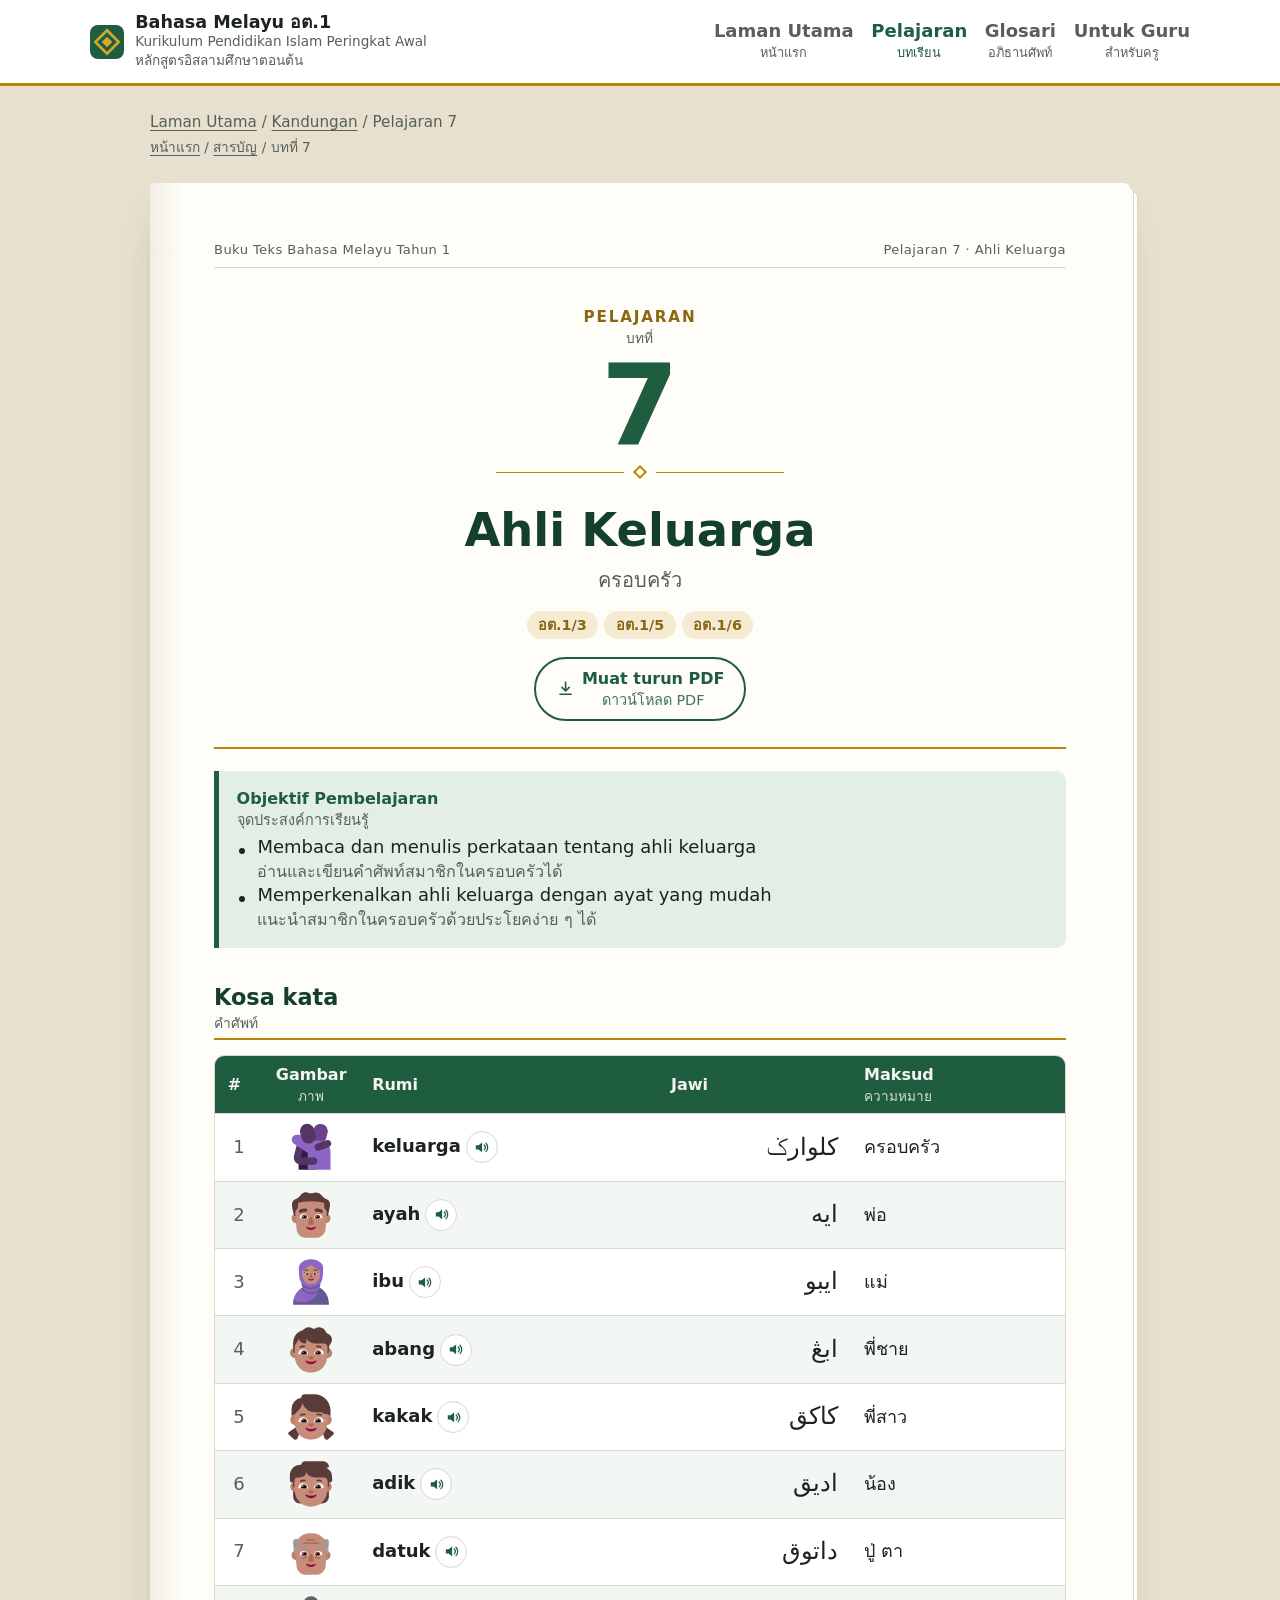
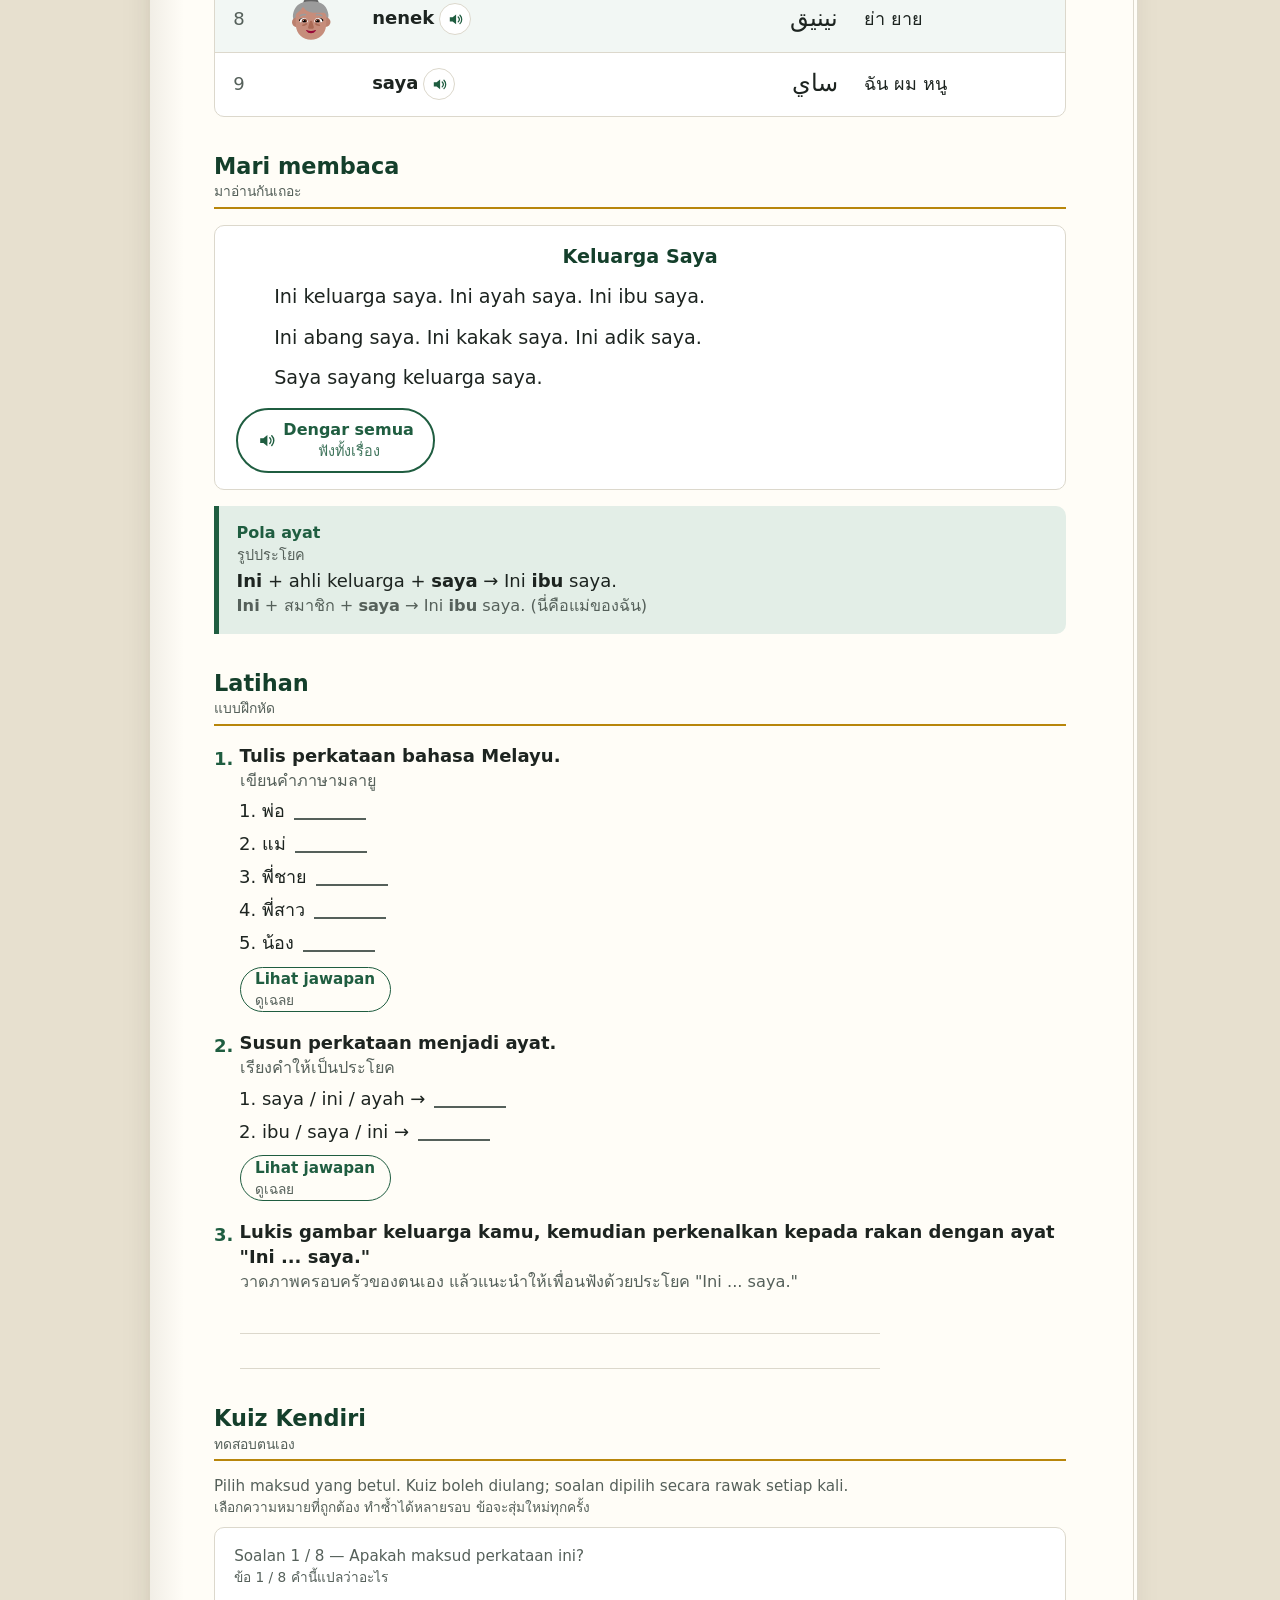
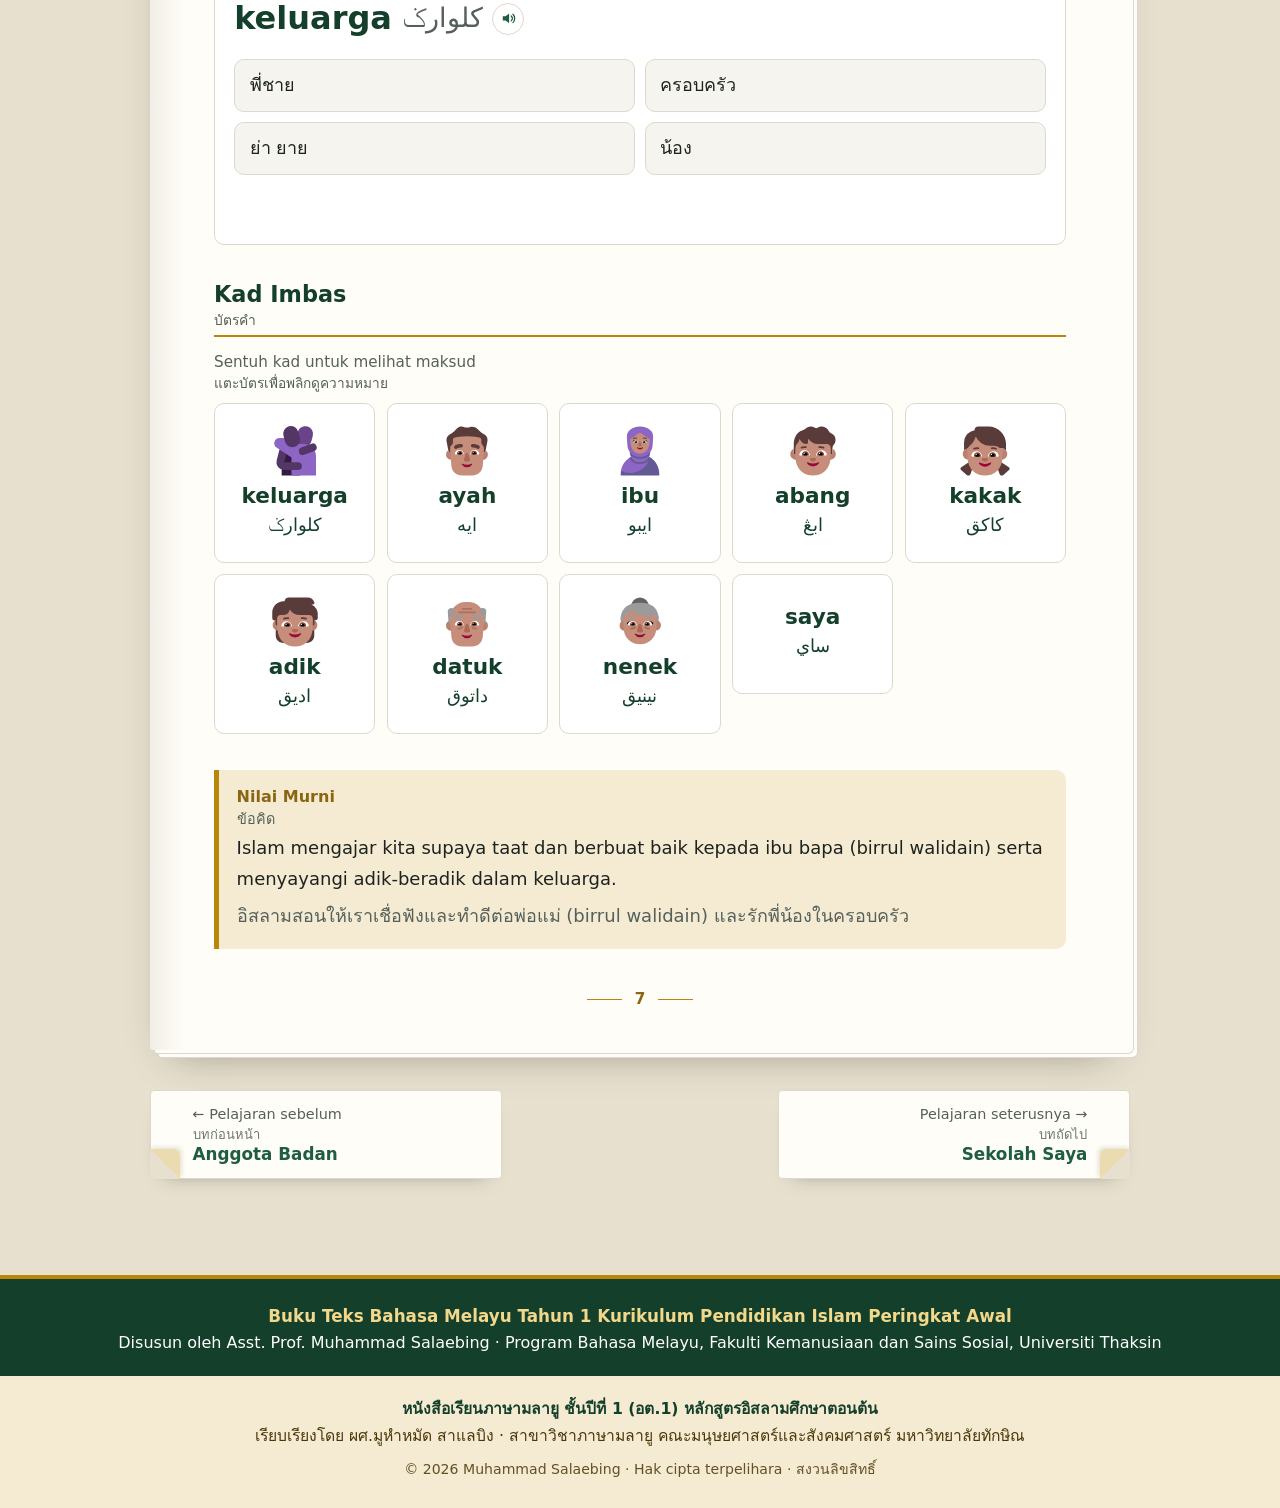
<file: pelajaran/07.html>
<!doctype html>
<html lang="th">
<head>
<meta charset="utf-8">
<meta name="viewport" content="width=device-width, initial-scale=1">
<meta http-equiv="Content-Security-Policy" content="default-src 'self'; script-src 'self' https://gc.zgo.at; style-src 'self' 'unsafe-inline' https://fonts.googleapis.com; font-src 'self' https://fonts.gstatic.com; img-src 'self' data: https://buku-bm-at1.goatcounter.com; connect-src 'self' https://buku-bm-at1.goatcounter.com; media-src 'self'; object-src 'none'; base-uri 'self'; form-action 'none'; upgrade-insecure-requests">
<meta name="referrer" content="strict-origin-when-cross-origin">
<title>Ahli Keluarga (ครอบครัว) — Pelajaran 7 | Buku Teks Bahasa Melayu Tahun 1 · หนังสือเรียนภาษามลายู อต.1</title>
<meta name="description" content="Pelajaran 7 Ahli Keluarga · บทที่ 7 ครอบครัว — Membaca dan menulis perkataan tentang ahli keluarga; Memperkenalkan ahli keluarga dengan ayat yang mudah. บทเรียนภาษามลายู ชั้น อต.1 พร้อมเสียงอ่าน แบบฝึกหัด และ PDF">
<link rel="canonical" href="https://salaebing-bahasa.github.io/buku-bm-at1/pelajaran/07.html">
<meta name="author" content="Muhammad Salaebing (ผศ.มูหำหมัด สาแลบิง)">
<meta property="og:type" content="website">
<meta property="og:site_name" content="Buku Teks Bahasa Melayu Tahun 1 · หนังสือเรียนภาษามลายู อต.1">
<meta property="og:title" content="Ahli Keluarga (ครอบครัว) — Pelajaran 7 | Buku Teks Bahasa Melayu Tahun 1 · หนังสือเรียนภาษามลายู อต.1">
<meta property="og:description" content="Pelajaran 7 Ahli Keluarga · บทที่ 7 ครอบครัว — Membaca dan menulis perkataan tentang ahli keluarga; Memperkenalkan ahli keluarga dengan ayat yang mudah. บทเรียนภาษามลายู ชั้น อต.1 พร้อมเสียงอ่าน แบบฝึกหัด และ PDF">
<meta property="og:url" content="https://salaebing-bahasa.github.io/buku-bm-at1/pelajaran/07.html">
<meta property="og:image" content="https://salaebing-bahasa.github.io/buku-bm-at1/assets/share.png">
<meta property="og:image:width" content="1200">
<meta property="og:image:height" content="630">
<meta property="og:locale" content="th_TH">
<meta property="og:locale:alternate" content="ms_MY">
<meta name="twitter:card" content="summary_large_image">
<script type="application/ld+json">{"@context":"https://schema.org","@type":"LearningResource","name":"Pelajaran 7: Ahli Keluarga (ครอบครัว)","description":"Membaca dan menulis perkataan tentang ahli keluarga; Memperkenalkan ahli keluarga dengan ayat yang mudah","inLanguage":["ms","th"],"learningResourceType":"Lesson","educationalLevel":"Tahun 1 (อต.1)","teaches":"Ahli Keluarga","author":{"@type":"Person","name":"Muhammad Salaebing","alternateName":"ผศ.มูหำหมัด สาแลบิง","jobTitle":"Assistant Professor","affiliation":{"@type":"CollegeOrUniversity","name":"Thaksin University","alternateName":"มหาวิทยาลัยทักษิณ"}},"isAccessibleForFree":true,"isPartOf":{"@type":"Book","name":"Buku Teks Bahasa Melayu Tahun 1 · หนังสือเรียนภาษามลายู อต.1","url":"https://salaebing-bahasa.github.io/buku-bm-at1/"},"encoding":{"@type":"MediaObject","encodingFormat":"application/pdf","contentUrl":"https://salaebing-bahasa.github.io/buku-bm-at1/pdf/pelajaran-07.pdf"}}</script>
<link rel="preconnect" href="https://fonts.googleapis.com"><link rel="preconnect" href="https://fonts.gstatic.com" crossorigin><link href="https://fonts.googleapis.com/css2?family=Bai+Jamjuree:wght@500;600;700&family=Noto+Naskh+Arabic:wght@400;600&family=Sarabun:ital,wght@0,400;0,600;1,400&display=swap" rel="stylesheet">
<link rel="stylesheet" href="../assets/style.css">
<link rel="icon" href="../assets/favicon.svg" type="image/svg+xml">
</head>
<body>
<a class="skip" href="#isi"><span class="bi"><span lang="ms">Langkau ke kandungan</span><span class="tr">ข้ามไปยังเนื้อหา</span></span></a>
<header class="site-head">
  <a class="brand" href="../index.html"><span class="mark" aria-hidden="true"></span><span>Bahasa Melayu อต.1<small lang="ms">Kurikulum Pendidikan Islam Peringkat Awal</small><small>หลักสูตรอิสลามศึกษาตอนต้น</small></span></a>
  <nav aria-label="Menu utama · เมนูหลัก"><a href="../index.html"><span lang="ms">Laman Utama</span><small>หน้าแรก</small></a><a href="../index.html#pelajaran" aria-current="page"><span lang="ms">Pelajaran</span><small>บทเรียน</small></a><a href="../glosari.html"><span lang="ms">Glosari</span><small>อภิธานศัพท์</small></a><a href="../index.html#guru"><span lang="ms">Untuk Guru</span><small>สำหรับครู</small></a></nav>
</header>
<main id="isi">

<nav class="crumb" aria-label="Lokasi · ตำแหน่ง"><p lang="ms"><a href="../index.html">Laman Utama</a> / <a href="../index.html#pelajaran">Kandungan</a> / <span>Pelajaran 7</span></p><p class="tr"><a href="../index.html">หน้าแรก</a> / <a href="../index.html#pelajaran">สารบัญ</a> / <span>บทที่ 7</span></p></nav>
<article class="sheet">
<p class="running" aria-hidden="true"><span lang="ms">Buku Teks Bahasa Melayu Tahun 1</span><span>Pelajaran 7 · Ahli Keluarga</span></p>
<header class="opener">
  <p class="op-k"><span class="bi"><span lang="ms">Pelajaran</span><span class="tr">บทที่</span></span></p>
  <p class="op-n" aria-hidden="true">7</p>
  <p class="orn" aria-hidden="true"><span></span></p>
  <h1>Ahli Keluarga</h1>
  <p class="th-title">ครอบครัว</p>
  <ul class="chips" aria-label="Petunjuk · ตัวชี้วัด"><li title="Membaca dan menulis huruf konsonan, huruf vokal, suku kata dan perkataan bahasa Melayu yang ditetapkan · อ่านและเขียน พยัญชนะ สระ พยางค์ และคำศัพท์ภาษามลายูที่กำหนด">อต.1/3</li><li title="Bertutur secara bersoal jawab menggunakan huruf, suku kata dan perkataan bahasa Melayu yang ditetapkan · พูดโต้ตอบพยัญชนะ พยางค์ และคำศัพท์ภาษามลายูที่กำหนด">อต.1/5</li><li title="Menghargai penggunaan bahasa Melayu yang ditetapkan · เห็นคุณค่าการใช้ภาษามลายูที่กำหนด">อต.1/6</li></ul>
  <a class="btn-ghost dl" href="../pdf/pelajaran-07.pdf" download="Bahasa-Melayu-AT1-Pelajaran-07.pdf"><svg viewBox="0 0 24 24" aria-hidden="true"><path d="M12 4v11m0 0-4.5-4.5M12 15l4.5-4.5M5 19h14" fill="none" stroke="currentColor" stroke-width="2" stroke-linecap="round" stroke-linejoin="round"/></svg><span class="bi"><span lang="ms">Muat turun PDF</span><span class="tr">ดาวน์โหลด PDF</span></span></a>
</header>
<aside class="box obj"><p class="box-t"><span class="bi"><span lang="ms">Objektif Pembelajaran</span><span class="tr">จุดประสงค์การเรียนรู้</span></span></p><ul><li><span class="bi"><span lang="ms">Membaca dan menulis perkataan tentang ahli keluarga</span><span class="tr">อ่านและเขียนคำศัพท์สมาชิกในครอบครัวได้</span></span></li><li><span class="bi"><span lang="ms">Memperkenalkan ahli keluarga dengan ayat yang mudah</span><span class="tr">แนะนำสมาชิกในครอบครัวด้วยประโยคง่าย ๆ ได้</span></span></li></ul></aside>
<section class="sec"><h3><span lang="ms">Kosa kata</span><span class="h-th">คำศัพท์</span></h3><div class="tbl"><table class="vocab"><thead><tr><th>#</th><th class="pic-c"><span class="bi"><span lang="ms">Gambar</span><span class="tr">ภาพ</span></span></th><th>Rumi</th><th>Jawi</th><th><span class="bi"><span lang="ms">Maksud</span><span class="tr">ความหมาย</span></span></th></tr></thead><tbody><tr><td class="n">1</td><td class="pic-c"><img class="pic" src="../assets/gambar/keluarga.svg" alt="" width="52" height="52" loading="lazy" decoding="async"></td><td class="ms"><span>keluarga</span><button type="button" class="say" data-say="keluarga" aria-label="ฟังเสียง keluarga" title="ฟังเสียง"><svg viewBox="0 0 24 24" aria-hidden="true"><path d="M4 9h4l5-4v14l-5-4H4z" fill="currentColor"/><path d="M16 8.5a5 5 0 0 1 0 7M18.5 6a8.5 8.5 0 0 1 0 12" fill="none" stroke="currentColor" stroke-width="1.8" stroke-linecap="round"/></svg></button></td><td class="jw-cell"><span class="jw" lang="ms-Arab" dir="rtl">کلوارݢ</span></td><td>ครอบครัว</td></tr><tr><td class="n">2</td><td class="pic-c"><img class="pic" src="../assets/gambar/ayah.svg" alt="" width="52" height="52" loading="lazy" decoding="async"></td><td class="ms"><span>ayah</span><button type="button" class="say" data-say="ayah" aria-label="ฟังเสียง ayah" title="ฟังเสียง"><svg viewBox="0 0 24 24" aria-hidden="true"><path d="M4 9h4l5-4v14l-5-4H4z" fill="currentColor"/><path d="M16 8.5a5 5 0 0 1 0 7M18.5 6a8.5 8.5 0 0 1 0 12" fill="none" stroke="currentColor" stroke-width="1.8" stroke-linecap="round"/></svg></button></td><td class="jw-cell"><span class="jw" lang="ms-Arab" dir="rtl">ايه</span></td><td>พ่อ</td></tr><tr><td class="n">3</td><td class="pic-c"><img class="pic" src="../assets/gambar/ibu.svg" alt="" width="52" height="52" loading="lazy" decoding="async"></td><td class="ms"><span>ibu</span><button type="button" class="say" data-say="ibu" aria-label="ฟังเสียง ibu" title="ฟังเสียง"><svg viewBox="0 0 24 24" aria-hidden="true"><path d="M4 9h4l5-4v14l-5-4H4z" fill="currentColor"/><path d="M16 8.5a5 5 0 0 1 0 7M18.5 6a8.5 8.5 0 0 1 0 12" fill="none" stroke="currentColor" stroke-width="1.8" stroke-linecap="round"/></svg></button></td><td class="jw-cell"><span class="jw" lang="ms-Arab" dir="rtl">ايبو</span></td><td>แม่</td></tr><tr><td class="n">4</td><td class="pic-c"><img class="pic" src="../assets/gambar/abang.svg" alt="" width="52" height="52" loading="lazy" decoding="async"></td><td class="ms"><span>abang</span><button type="button" class="say" data-say="abang" aria-label="ฟังเสียง abang" title="ฟังเสียง"><svg viewBox="0 0 24 24" aria-hidden="true"><path d="M4 9h4l5-4v14l-5-4H4z" fill="currentColor"/><path d="M16 8.5a5 5 0 0 1 0 7M18.5 6a8.5 8.5 0 0 1 0 12" fill="none" stroke="currentColor" stroke-width="1.8" stroke-linecap="round"/></svg></button></td><td class="jw-cell"><span class="jw" lang="ms-Arab" dir="rtl">ابڠ</span></td><td>พี่ชาย</td></tr><tr><td class="n">5</td><td class="pic-c"><img class="pic" src="../assets/gambar/kakak.svg" alt="" width="52" height="52" loading="lazy" decoding="async"></td><td class="ms"><span>kakak</span><button type="button" class="say" data-say="kakak" aria-label="ฟังเสียง kakak" title="ฟังเสียง"><svg viewBox="0 0 24 24" aria-hidden="true"><path d="M4 9h4l5-4v14l-5-4H4z" fill="currentColor"/><path d="M16 8.5a5 5 0 0 1 0 7M18.5 6a8.5 8.5 0 0 1 0 12" fill="none" stroke="currentColor" stroke-width="1.8" stroke-linecap="round"/></svg></button></td><td class="jw-cell"><span class="jw" lang="ms-Arab" dir="rtl">کاکق</span></td><td>พี่สาว</td></tr><tr><td class="n">6</td><td class="pic-c"><img class="pic" src="../assets/gambar/adik.svg" alt="" width="52" height="52" loading="lazy" decoding="async"></td><td class="ms"><span>adik</span><button type="button" class="say" data-say="adik" aria-label="ฟังเสียง adik" title="ฟังเสียง"><svg viewBox="0 0 24 24" aria-hidden="true"><path d="M4 9h4l5-4v14l-5-4H4z" fill="currentColor"/><path d="M16 8.5a5 5 0 0 1 0 7M18.5 6a8.5 8.5 0 0 1 0 12" fill="none" stroke="currentColor" stroke-width="1.8" stroke-linecap="round"/></svg></button></td><td class="jw-cell"><span class="jw" lang="ms-Arab" dir="rtl">اديق</span></td><td>น้อง</td></tr><tr><td class="n">7</td><td class="pic-c"><img class="pic" src="../assets/gambar/datuk.svg" alt="" width="52" height="52" loading="lazy" decoding="async"></td><td class="ms"><span>datuk</span><button type="button" class="say" data-say="datuk" aria-label="ฟังเสียง datuk" title="ฟังเสียง"><svg viewBox="0 0 24 24" aria-hidden="true"><path d="M4 9h4l5-4v14l-5-4H4z" fill="currentColor"/><path d="M16 8.5a5 5 0 0 1 0 7M18.5 6a8.5 8.5 0 0 1 0 12" fill="none" stroke="currentColor" stroke-width="1.8" stroke-linecap="round"/></svg></button></td><td class="jw-cell"><span class="jw" lang="ms-Arab" dir="rtl">داتوق</span></td><td>ปู่ ตา</td></tr><tr><td class="n">8</td><td class="pic-c"><img class="pic" src="../assets/gambar/nenek.svg" alt="" width="52" height="52" loading="lazy" decoding="async"></td><td class="ms"><span>nenek</span><button type="button" class="say" data-say="nenek" aria-label="ฟังเสียง nenek" title="ฟังเสียง"><svg viewBox="0 0 24 24" aria-hidden="true"><path d="M4 9h4l5-4v14l-5-4H4z" fill="currentColor"/><path d="M16 8.5a5 5 0 0 1 0 7M18.5 6a8.5 8.5 0 0 1 0 12" fill="none" stroke="currentColor" stroke-width="1.8" stroke-linecap="round"/></svg></button></td><td class="jw-cell"><span class="jw" lang="ms-Arab" dir="rtl">نينيق</span></td><td>ย่า ยาย</td></tr><tr><td class="n">9</td><td class="pic-c"></td><td class="ms"><span>saya</span><button type="button" class="say" data-say="saya" aria-label="ฟังเสียง saya" title="ฟังเสียง"><svg viewBox="0 0 24 24" aria-hidden="true"><path d="M4 9h4l5-4v14l-5-4H4z" fill="currentColor"/><path d="M16 8.5a5 5 0 0 1 0 7M18.5 6a8.5 8.5 0 0 1 0 12" fill="none" stroke="currentColor" stroke-width="1.8" stroke-linecap="round"/></svg></button></td><td class="jw-cell"><span class="jw" lang="ms-Arab" dir="rtl">ساي</span></td><td>ฉัน ผม หนู</td></tr></tbody></table></div></section>
<section class="sec"><h3><span lang="ms">Mari membaca</span><span class="h-th">มาอ่านกันเถอะ</span></h3><article class="reading"><h4>Keluarga Saya</h4><p>Ini keluarga saya. Ini ayah saya. Ini ibu saya.</p><p>Ini abang saya. Ini kakak saya. Ini adik saya.</p><p>Saya sayang keluarga saya.</p><button type="button" class="btn-ghost say-long" data-say="Ini keluarga saya. Ini ayah saya. Ini ibu saya. Ini abang saya. Ini kakak saya. Ini adik saya. Saya sayang keluarga saya."><svg viewBox="0 0 24 24" aria-hidden="true"><path d="M4 9h4l5-4v14l-5-4H4z" fill="currentColor"/><path d="M16 8.5a5 5 0 0 1 0 7M18.5 6a8.5 8.5 0 0 1 0 12" fill="none" stroke="currentColor" stroke-width="1.8" stroke-linecap="round"/></svg><span><span class="bi"><span lang="ms">Dengar semua</span><span class="tr">ฟังทั้งเรื่อง</span></span></span></button></article>
<aside class="box pattern"><p class="box-t"><span class="bi"><span lang="ms">Pola ayat</span><span class="tr">รูปประโยค</span></span></p><p><span class="bi"><span lang="ms"><strong>Ini</strong> + ahli keluarga + <strong>saya</strong>  →  Ini <strong>ibu</strong> saya.</span><span class="tr"><strong>Ini</strong> + สมาชิก + <strong>saya</strong>  →  Ini <strong>ibu</strong> saya.  (นี่คือแม่ของฉัน)</span></span></p></aside></section>
<section class="sec" id="latihan"><h3><span lang="ms">Latihan</span><span class="h-th">แบบฝึกหัด</span></h3><ol class="latihan"><li><p class="q"><span class="bi"><span lang="ms">Tulis perkataan bahasa Melayu.</span><span class="tr">เขียนคำภาษามลายู</span></span></p><ol class="items"><li>พ่อ  <span class="blank" aria-label="ช่องว่าง"></span></li><li>แม่  <span class="blank" aria-label="ช่องว่าง"></span></li><li>พี่ชาย  <span class="blank" aria-label="ช่องว่าง"></span></li><li>พี่สาว  <span class="blank" aria-label="ช่องว่าง"></span></li><li>น้อง  <span class="blank" aria-label="ช่องว่าง"></span></li></ol><details class="ans"><summary><span class="bi"><span lang="ms">Lihat jawapan</span><span class="tr">ดูเฉลย</span></span></summary><p>ayah, ibu, abang, kakak, adik</p></details></li><li><p class="q"><span class="bi"><span lang="ms">Susun perkataan menjadi ayat.</span><span class="tr">เรียงคำให้เป็นประโยค</span></span></p><ol class="items"><li>saya / ini / ayah  →  <span class="blank" aria-label="ช่องว่าง"></span></li><li>ibu / saya / ini  →  <span class="blank" aria-label="ช่องว่าง"></span></li></ol><details class="ans"><summary><span class="bi"><span lang="ms">Lihat jawapan</span><span class="tr">ดูเฉลย</span></span></summary><p>Ini ayah saya. / Ini ibu saya.</p></details></li><li><p class="q"><span class="bi"><span lang="ms">Lukis gambar keluarga kamu, kemudian perkenalkan kepada rakan dengan ayat &quot;Ini ... saya.&quot;</span><span class="tr">วาดภาพครอบครัวของตนเอง แล้วแนะนำให้เพื่อนฟังด้วยประโยค &quot;Ini ... saya.&quot;</span></span></p><div class="write" style="--n:2" aria-hidden="true"></div></li></ol></section>

<section class="sec kuiz" id="kuiz">
  <h3><span lang="ms">Kuiz Kendiri</span><span class="h-th">ทดสอบตนเอง</span></h3>
  <p class="hint"><span class="bi"><span lang="ms">Pilih maksud yang betul. Kuiz boleh diulang; soalan dipilih secara rawak setiap kali.</span><span class="tr">เลือกความหมายที่ถูกต้อง ทำซ้ำได้หลายรอบ ข้อจะสุ่มใหม่ทุกครั้ง</span></span></p>
  <div class="quiz" data-vocab="[{&quot;ms&quot;:&quot;keluarga&quot;,&quot;jw&quot;:&quot;کلوارݢ&quot;,&quot;th&quot;:&quot;ครอบครัว&quot;,&quot;img&quot;:&quot;keluarga&quot;},{&quot;ms&quot;:&quot;ayah&quot;,&quot;jw&quot;:&quot;ايه&quot;,&quot;th&quot;:&quot;พ่อ&quot;,&quot;img&quot;:&quot;ayah&quot;},{&quot;ms&quot;:&quot;ibu&quot;,&quot;jw&quot;:&quot;ايبو&quot;,&quot;th&quot;:&quot;แม่&quot;,&quot;img&quot;:&quot;ibu&quot;},{&quot;ms&quot;:&quot;abang&quot;,&quot;jw&quot;:&quot;ابڠ&quot;,&quot;th&quot;:&quot;พี่ชาย&quot;,&quot;img&quot;:&quot;abang&quot;},{&quot;ms&quot;:&quot;kakak&quot;,&quot;jw&quot;:&quot;کاکق&quot;,&quot;th&quot;:&quot;พี่สาว&quot;,&quot;img&quot;:&quot;kakak&quot;},{&quot;ms&quot;:&quot;adik&quot;,&quot;jw&quot;:&quot;اديق&quot;,&quot;th&quot;:&quot;น้อง&quot;,&quot;img&quot;:&quot;adik&quot;},{&quot;ms&quot;:&quot;datuk&quot;,&quot;jw&quot;:&quot;داتوق&quot;,&quot;th&quot;:&quot;ปู่ ตา&quot;,&quot;img&quot;:&quot;datuk&quot;},{&quot;ms&quot;:&quot;nenek&quot;,&quot;jw&quot;:&quot;نينيق&quot;,&quot;th&quot;:&quot;ย่า ยาย&quot;,&quot;img&quot;:&quot;nenek&quot;},{&quot;ms&quot;:&quot;saya&quot;,&quot;jw&quot;:&quot;ساي&quot;,&quot;th&quot;:&quot;ฉัน ผม หนู&quot;}]"></div>
</section>
<section class="sec" id="kad">
  <h3><span lang="ms">Kad Imbas</span><span class="h-th">บัตรคำ</span></h3>
  <p class="hint"><span class="bi"><span lang="ms">Sentuh kad untuk melihat maksud</span><span class="tr">แตะบัตรเพื่อพลิกดูความหมาย</span></span></p>
  <div class="cards" data-vocab="[{&quot;ms&quot;:&quot;keluarga&quot;,&quot;jw&quot;:&quot;کلوارݢ&quot;,&quot;th&quot;:&quot;ครอบครัว&quot;,&quot;img&quot;:&quot;keluarga&quot;},{&quot;ms&quot;:&quot;ayah&quot;,&quot;jw&quot;:&quot;ايه&quot;,&quot;th&quot;:&quot;พ่อ&quot;,&quot;img&quot;:&quot;ayah&quot;},{&quot;ms&quot;:&quot;ibu&quot;,&quot;jw&quot;:&quot;ايبو&quot;,&quot;th&quot;:&quot;แม่&quot;,&quot;img&quot;:&quot;ibu&quot;},{&quot;ms&quot;:&quot;abang&quot;,&quot;jw&quot;:&quot;ابڠ&quot;,&quot;th&quot;:&quot;พี่ชาย&quot;,&quot;img&quot;:&quot;abang&quot;},{&quot;ms&quot;:&quot;kakak&quot;,&quot;jw&quot;:&quot;کاکق&quot;,&quot;th&quot;:&quot;พี่สาว&quot;,&quot;img&quot;:&quot;kakak&quot;},{&quot;ms&quot;:&quot;adik&quot;,&quot;jw&quot;:&quot;اديق&quot;,&quot;th&quot;:&quot;น้อง&quot;,&quot;img&quot;:&quot;adik&quot;},{&quot;ms&quot;:&quot;datuk&quot;,&quot;jw&quot;:&quot;داتوق&quot;,&quot;th&quot;:&quot;ปู่ ตา&quot;,&quot;img&quot;:&quot;datuk&quot;},{&quot;ms&quot;:&quot;nenek&quot;,&quot;jw&quot;:&quot;نينيق&quot;,&quot;th&quot;:&quot;ย่า ยาย&quot;,&quot;img&quot;:&quot;nenek&quot;},{&quot;ms&quot;:&quot;saya&quot;,&quot;jw&quot;:&quot;ساي&quot;,&quot;th&quot;:&quot;ฉัน ผม หนู&quot;}]"></div>
</section>
<aside class="box nilai"><p class="box-t"><span class="bi"><span lang="ms">Nilai Murni</span><span class="tr">ข้อคิด</span></span></p><p lang="ms">Islam mengajar kita supaya taat dan berbuat baik kepada ibu bapa (birrul walidain) serta menyayangi adik-beradik dalam keluarga.</p><p class="tr nilai-th">อิสลามสอนให้เราเชื่อฟังและทำดีต่อพ่อแม่ (birrul walidain) และรักพี่น้องในครอบครัว</p></aside>
<p class="folio" aria-hidden="true"><span>7</span></p>
</article>
<nav class="pager" aria-label="Pelajaran sebelum dan seterusnya · บทก่อนหน้าและถัดไป">
  <a class="prev" href="06.html" rel="prev"><small><span class="bi"><span lang="ms">← Pelajaran sebelum</span><span class="tr">บทก่อนหน้า</span></span></small>Anggota Badan</a>
  <a class="next" href="08.html" rel="next"><small><span class="bi"><span lang="ms">Pelajaran seterusnya →</span><span class="tr">บทถัดไป</span></span></small>Sekolah Saya</a>
</nav>
<p class="swipe-hint"><span class="bi"><span lang="ms">Leret ke kiri atau ke kanan untuk menukar pelajaran</span><span class="tr">ปัดซ้ายหรือขวาเพื่อเปลี่ยนบท</span></span></p>
</main>
<footer class="site-foot">
  <div class="foot-ms" lang="ms">
    <p>Buku Teks Bahasa Melayu Tahun 1 Kurikulum Pendidikan Islam Peringkat Awal</p>
    <p>Disusun oleh Asst. Prof. Muhammad Salaebing · Program Bahasa Melayu, Fakulti Kemanusiaan dan Sains Sosial, Universiti Thaksin</p>
  </div>
  <div class="foot-th">
    <p>หนังสือเรียนภาษามลายู ชั้นปีที่ 1 (อต.1) หลักสูตรอิสลามศึกษาตอนต้น</p>
    <p>เรียบเรียงโดย ผศ.มูหำหมัด สาแลบิง · สาขาวิชาภาษามลายู คณะมนุษยศาสตร์และสังคมศาสตร์ มหาวิทยาลัยทักษิณ</p>
    <p class="copy">© 2026 Muhammad Salaebing · <span lang="ms">Hak cipta terpelihara</span> · สงวนลิขสิทธิ์</p>
  </div>
</footer>
<script src="../assets/app.js"></script>
<script data-goatcounter="https://buku-bm-at1.goatcounter.com/count" async src="https://gc.zgo.at/count.js"></script>
</body>
</html>
</file>
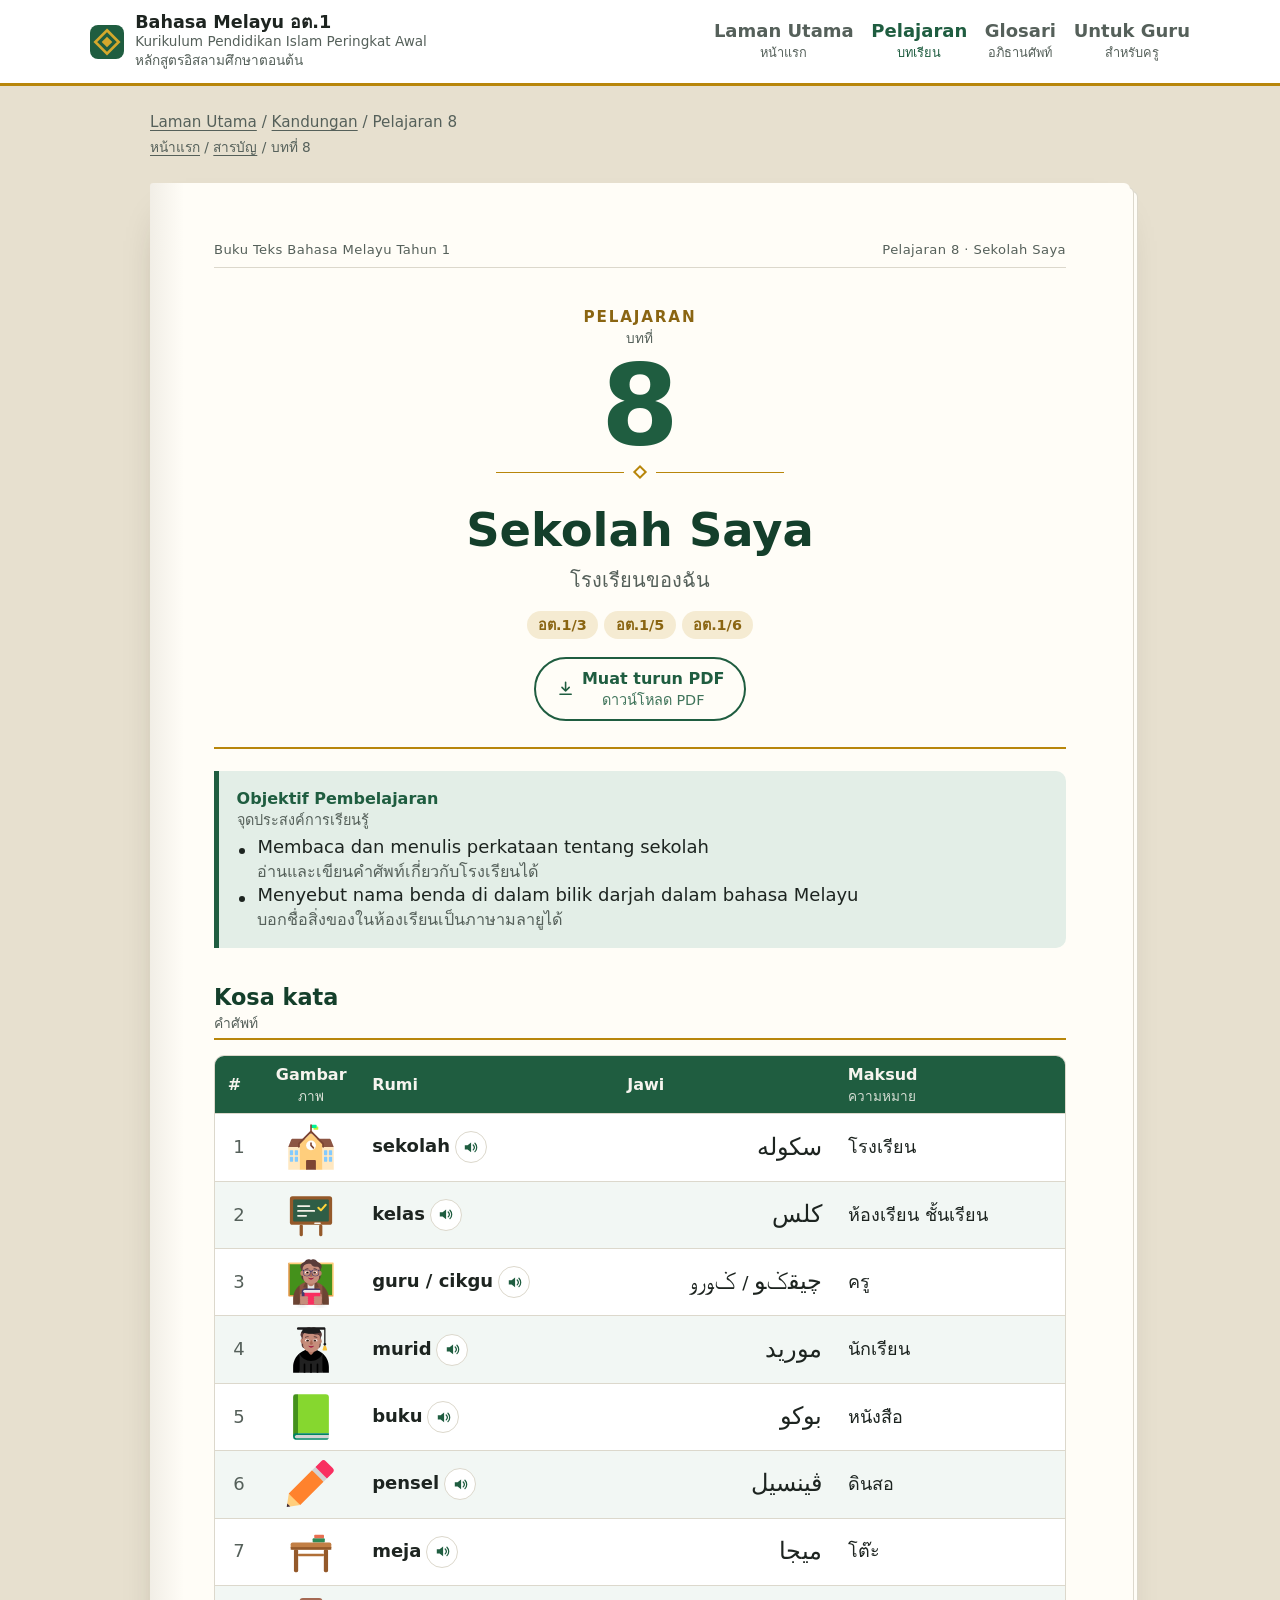
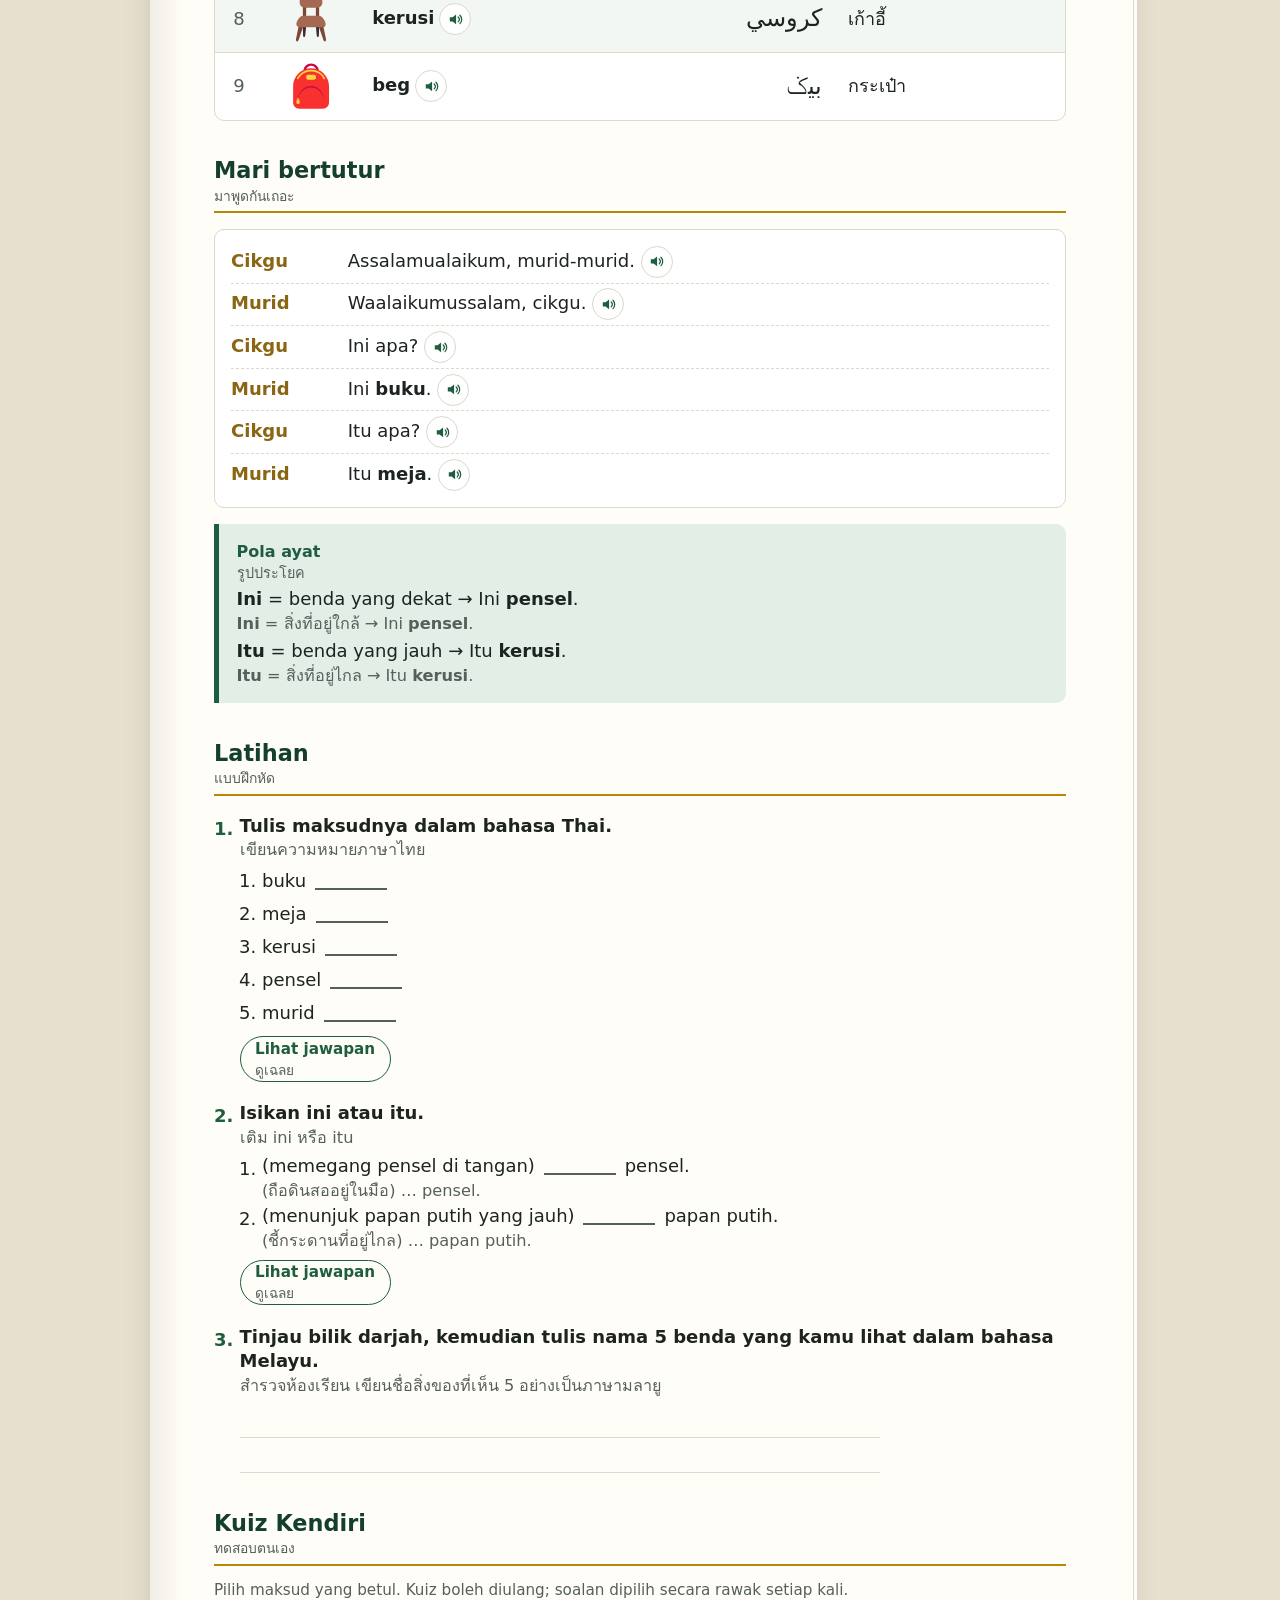
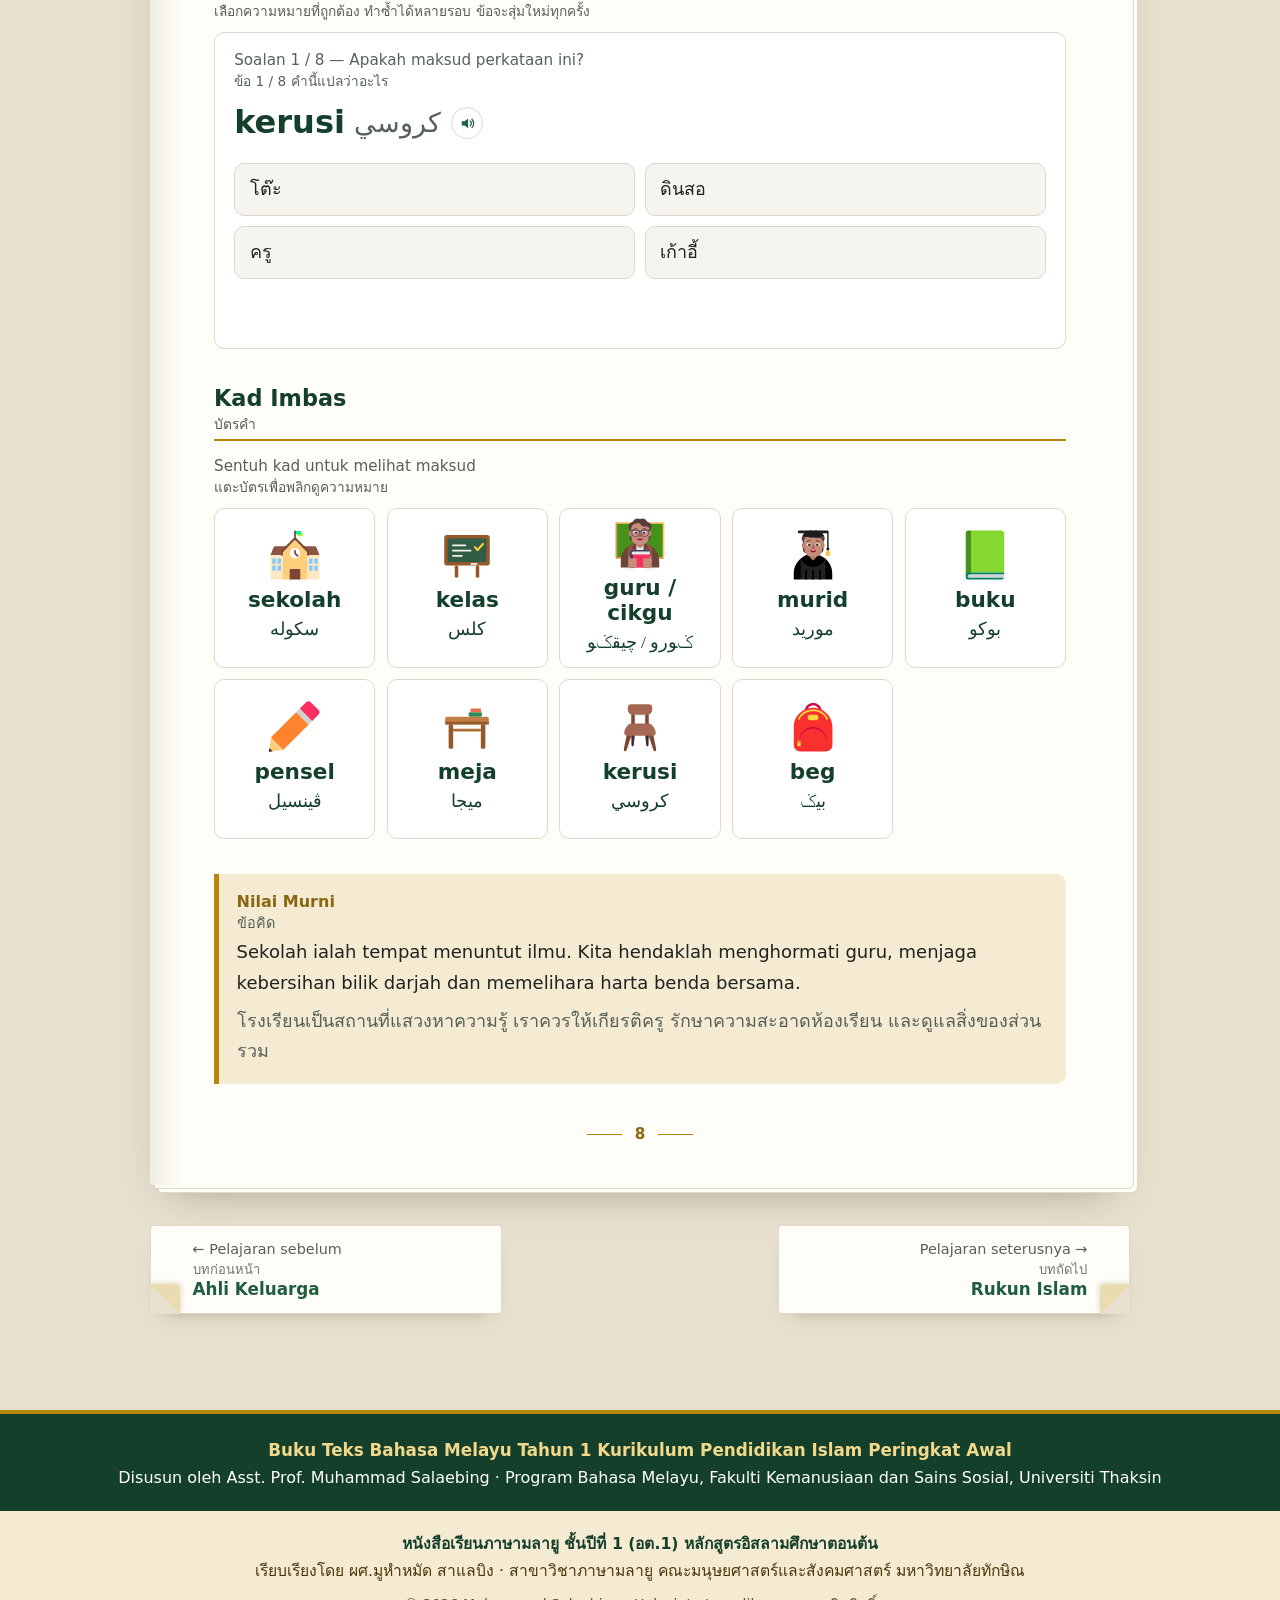
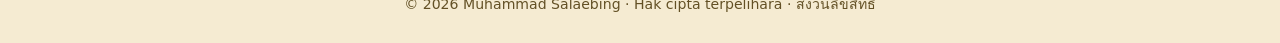
<file: pelajaran/08.html>
<!doctype html>
<html lang="th">
<head>
<meta charset="utf-8">
<meta name="viewport" content="width=device-width, initial-scale=1">
<meta http-equiv="Content-Security-Policy" content="default-src 'self'; script-src 'self' https://gc.zgo.at; style-src 'self' 'unsafe-inline' https://fonts.googleapis.com; font-src 'self' https://fonts.gstatic.com; img-src 'self' data: https://buku-bm-at1.goatcounter.com; connect-src 'self' https://buku-bm-at1.goatcounter.com; media-src 'self'; object-src 'none'; base-uri 'self'; form-action 'none'; upgrade-insecure-requests">
<meta name="referrer" content="strict-origin-when-cross-origin">
<title>Sekolah Saya (โรงเรียนของฉัน) — Pelajaran 8 | Buku Teks Bahasa Melayu Tahun 1 · หนังสือเรียนภาษามลายู อต.1</title>
<meta name="description" content="Pelajaran 8 Sekolah Saya · บทที่ 8 โรงเรียนของฉัน — Membaca dan menulis perkataan tentang sekolah; Menyebut nama benda di dalam bilik darjah dalam bahasa Melayu. บทเรียนภาษามลายู ชั้น อต.1 พร้อมเสียงอ่าน แบบฝึกหัด และ PDF">
<link rel="canonical" href="https://salaebing-bahasa.github.io/buku-bm-at1/pelajaran/08.html">
<meta name="author" content="Muhammad Salaebing (ผศ.มูหำหมัด สาแลบิง)">
<meta property="og:type" content="website">
<meta property="og:site_name" content="Buku Teks Bahasa Melayu Tahun 1 · หนังสือเรียนภาษามลายู อต.1">
<meta property="og:title" content="Sekolah Saya (โรงเรียนของฉัน) — Pelajaran 8 | Buku Teks Bahasa Melayu Tahun 1 · หนังสือเรียนภาษามลายู อต.1">
<meta property="og:description" content="Pelajaran 8 Sekolah Saya · บทที่ 8 โรงเรียนของฉัน — Membaca dan menulis perkataan tentang sekolah; Menyebut nama benda di dalam bilik darjah dalam bahasa Melayu. บทเรียนภาษามลายู ชั้น อต.1 พร้อมเสียงอ่าน แบบฝึกหัด และ PDF">
<meta property="og:url" content="https://salaebing-bahasa.github.io/buku-bm-at1/pelajaran/08.html">
<meta property="og:image" content="https://salaebing-bahasa.github.io/buku-bm-at1/assets/share.png">
<meta property="og:image:width" content="1200">
<meta property="og:image:height" content="630">
<meta property="og:locale" content="th_TH">
<meta property="og:locale:alternate" content="ms_MY">
<meta name="twitter:card" content="summary_large_image">
<script type="application/ld+json">{"@context":"https://schema.org","@type":"LearningResource","name":"Pelajaran 8: Sekolah Saya (โรงเรียนของฉัน)","description":"Membaca dan menulis perkataan tentang sekolah; Menyebut nama benda di dalam bilik darjah dalam bahasa Melayu","inLanguage":["ms","th"],"learningResourceType":"Lesson","educationalLevel":"Tahun 1 (อต.1)","teaches":"Sekolah Saya","author":{"@type":"Person","name":"Muhammad Salaebing","alternateName":"ผศ.มูหำหมัด สาแลบิง","jobTitle":"Assistant Professor","affiliation":{"@type":"CollegeOrUniversity","name":"Thaksin University","alternateName":"มหาวิทยาลัยทักษิณ"}},"isAccessibleForFree":true,"isPartOf":{"@type":"Book","name":"Buku Teks Bahasa Melayu Tahun 1 · หนังสือเรียนภาษามลายู อต.1","url":"https://salaebing-bahasa.github.io/buku-bm-at1/"},"encoding":{"@type":"MediaObject","encodingFormat":"application/pdf","contentUrl":"https://salaebing-bahasa.github.io/buku-bm-at1/pdf/pelajaran-08.pdf"}}</script>
<link rel="preconnect" href="https://fonts.googleapis.com"><link rel="preconnect" href="https://fonts.gstatic.com" crossorigin><link href="https://fonts.googleapis.com/css2?family=Bai+Jamjuree:wght@500;600;700&family=Noto+Naskh+Arabic:wght@400;600&family=Sarabun:ital,wght@0,400;0,600;1,400&display=swap" rel="stylesheet">
<link rel="stylesheet" href="../assets/style.css">
<link rel="icon" href="../assets/favicon.svg" type="image/svg+xml">
</head>
<body>
<a class="skip" href="#isi"><span class="bi"><span lang="ms">Langkau ke kandungan</span><span class="tr">ข้ามไปยังเนื้อหา</span></span></a>
<header class="site-head">
  <a class="brand" href="../index.html"><span class="mark" aria-hidden="true"></span><span>Bahasa Melayu อต.1<small lang="ms">Kurikulum Pendidikan Islam Peringkat Awal</small><small>หลักสูตรอิสลามศึกษาตอนต้น</small></span></a>
  <nav aria-label="Menu utama · เมนูหลัก"><a href="../index.html"><span lang="ms">Laman Utama</span><small>หน้าแรก</small></a><a href="../index.html#pelajaran" aria-current="page"><span lang="ms">Pelajaran</span><small>บทเรียน</small></a><a href="../glosari.html"><span lang="ms">Glosari</span><small>อภิธานศัพท์</small></a><a href="../index.html#guru"><span lang="ms">Untuk Guru</span><small>สำหรับครู</small></a></nav>
</header>
<main id="isi">

<nav class="crumb" aria-label="Lokasi · ตำแหน่ง"><p lang="ms"><a href="../index.html">Laman Utama</a> / <a href="../index.html#pelajaran">Kandungan</a> / <span>Pelajaran 8</span></p><p class="tr"><a href="../index.html">หน้าแรก</a> / <a href="../index.html#pelajaran">สารบัญ</a> / <span>บทที่ 8</span></p></nav>
<article class="sheet">
<p class="running" aria-hidden="true"><span lang="ms">Buku Teks Bahasa Melayu Tahun 1</span><span>Pelajaran 8 · Sekolah Saya</span></p>
<header class="opener">
  <p class="op-k"><span class="bi"><span lang="ms">Pelajaran</span><span class="tr">บทที่</span></span></p>
  <p class="op-n" aria-hidden="true">8</p>
  <p class="orn" aria-hidden="true"><span></span></p>
  <h1>Sekolah Saya</h1>
  <p class="th-title">โรงเรียนของฉัน</p>
  <ul class="chips" aria-label="Petunjuk · ตัวชี้วัด"><li title="Membaca dan menulis huruf konsonan, huruf vokal, suku kata dan perkataan bahasa Melayu yang ditetapkan · อ่านและเขียน พยัญชนะ สระ พยางค์ และคำศัพท์ภาษามลายูที่กำหนด">อต.1/3</li><li title="Bertutur secara bersoal jawab menggunakan huruf, suku kata dan perkataan bahasa Melayu yang ditetapkan · พูดโต้ตอบพยัญชนะ พยางค์ และคำศัพท์ภาษามลายูที่กำหนด">อต.1/5</li><li title="Menghargai penggunaan bahasa Melayu yang ditetapkan · เห็นคุณค่าการใช้ภาษามลายูที่กำหนด">อต.1/6</li></ul>
  <a class="btn-ghost dl" href="../pdf/pelajaran-08.pdf" download="Bahasa-Melayu-AT1-Pelajaran-08.pdf"><svg viewBox="0 0 24 24" aria-hidden="true"><path d="M12 4v11m0 0-4.5-4.5M12 15l4.5-4.5M5 19h14" fill="none" stroke="currentColor" stroke-width="2" stroke-linecap="round" stroke-linejoin="round"/></svg><span class="bi"><span lang="ms">Muat turun PDF</span><span class="tr">ดาวน์โหลด PDF</span></span></a>
</header>
<aside class="box obj"><p class="box-t"><span class="bi"><span lang="ms">Objektif Pembelajaran</span><span class="tr">จุดประสงค์การเรียนรู้</span></span></p><ul><li><span class="bi"><span lang="ms">Membaca dan menulis perkataan tentang sekolah</span><span class="tr">อ่านและเขียนคำศัพท์เกี่ยวกับโรงเรียนได้</span></span></li><li><span class="bi"><span lang="ms">Menyebut nama benda di dalam bilik darjah dalam bahasa Melayu</span><span class="tr">บอกชื่อสิ่งของในห้องเรียนเป็นภาษามลายูได้</span></span></li></ul></aside>
<section class="sec"><h3><span lang="ms">Kosa kata</span><span class="h-th">คำศัพท์</span></h3><div class="tbl"><table class="vocab"><thead><tr><th>#</th><th class="pic-c"><span class="bi"><span lang="ms">Gambar</span><span class="tr">ภาพ</span></span></th><th>Rumi</th><th>Jawi</th><th><span class="bi"><span lang="ms">Maksud</span><span class="tr">ความหมาย</span></span></th></tr></thead><tbody><tr><td class="n">1</td><td class="pic-c"><img class="pic" src="../assets/gambar/sekolah.svg" alt="" width="52" height="52" loading="lazy" decoding="async"></td><td class="ms"><span>sekolah</span><button type="button" class="say" data-say="sekolah" aria-label="ฟังเสียง sekolah" title="ฟังเสียง"><svg viewBox="0 0 24 24" aria-hidden="true"><path d="M4 9h4l5-4v14l-5-4H4z" fill="currentColor"/><path d="M16 8.5a5 5 0 0 1 0 7M18.5 6a8.5 8.5 0 0 1 0 12" fill="none" stroke="currentColor" stroke-width="1.8" stroke-linecap="round"/></svg></button></td><td class="jw-cell"><span class="jw" lang="ms-Arab" dir="rtl">سکوله</span></td><td>โรงเรียน</td></tr><tr><td class="n">2</td><td class="pic-c"><img class="pic" src="../assets/gambar/kelas.svg" alt="" width="52" height="52" loading="lazy" decoding="async"></td><td class="ms"><span>kelas</span><button type="button" class="say" data-say="kelas" aria-label="ฟังเสียง kelas" title="ฟังเสียง"><svg viewBox="0 0 24 24" aria-hidden="true"><path d="M4 9h4l5-4v14l-5-4H4z" fill="currentColor"/><path d="M16 8.5a5 5 0 0 1 0 7M18.5 6a8.5 8.5 0 0 1 0 12" fill="none" stroke="currentColor" stroke-width="1.8" stroke-linecap="round"/></svg></button></td><td class="jw-cell"><span class="jw" lang="ms-Arab" dir="rtl">کلس</span></td><td>ห้องเรียน ชั้นเรียน</td></tr><tr><td class="n">3</td><td class="pic-c"><img class="pic" src="../assets/gambar/guru.svg" alt="" width="52" height="52" loading="lazy" decoding="async"></td><td class="ms"><span>guru / cikgu</span><button type="button" class="say" data-say="guru / cikgu" aria-label="ฟังเสียง guru / cikgu" title="ฟังเสียง"><svg viewBox="0 0 24 24" aria-hidden="true"><path d="M4 9h4l5-4v14l-5-4H4z" fill="currentColor"/><path d="M16 8.5a5 5 0 0 1 0 7M18.5 6a8.5 8.5 0 0 1 0 12" fill="none" stroke="currentColor" stroke-width="1.8" stroke-linecap="round"/></svg></button></td><td class="jw-cell"><span class="jw" lang="ms-Arab" dir="rtl">ݢورو</span> / <span class="jw" lang="ms-Arab" dir="rtl">چيقݢو</span></td><td>ครู</td></tr><tr><td class="n">4</td><td class="pic-c"><img class="pic" src="../assets/gambar/murid.svg" alt="" width="52" height="52" loading="lazy" decoding="async"></td><td class="ms"><span>murid</span><button type="button" class="say" data-say="murid" aria-label="ฟังเสียง murid" title="ฟังเสียง"><svg viewBox="0 0 24 24" aria-hidden="true"><path d="M4 9h4l5-4v14l-5-4H4z" fill="currentColor"/><path d="M16 8.5a5 5 0 0 1 0 7M18.5 6a8.5 8.5 0 0 1 0 12" fill="none" stroke="currentColor" stroke-width="1.8" stroke-linecap="round"/></svg></button></td><td class="jw-cell"><span class="jw" lang="ms-Arab" dir="rtl">موريد</span></td><td>นักเรียน</td></tr><tr><td class="n">5</td><td class="pic-c"><img class="pic" src="../assets/gambar/buku.svg" alt="" width="52" height="52" loading="lazy" decoding="async"></td><td class="ms"><span>buku</span><button type="button" class="say" data-say="buku" aria-label="ฟังเสียง buku" title="ฟังเสียง"><svg viewBox="0 0 24 24" aria-hidden="true"><path d="M4 9h4l5-4v14l-5-4H4z" fill="currentColor"/><path d="M16 8.5a5 5 0 0 1 0 7M18.5 6a8.5 8.5 0 0 1 0 12" fill="none" stroke="currentColor" stroke-width="1.8" stroke-linecap="round"/></svg></button></td><td class="jw-cell"><span class="jw" lang="ms-Arab" dir="rtl">بوکو</span></td><td>หนังสือ</td></tr><tr><td class="n">6</td><td class="pic-c"><img class="pic" src="../assets/gambar/pensel.svg" alt="" width="52" height="52" loading="lazy" decoding="async"></td><td class="ms"><span>pensel</span><button type="button" class="say" data-say="pensel" aria-label="ฟังเสียง pensel" title="ฟังเสียง"><svg viewBox="0 0 24 24" aria-hidden="true"><path d="M4 9h4l5-4v14l-5-4H4z" fill="currentColor"/><path d="M16 8.5a5 5 0 0 1 0 7M18.5 6a8.5 8.5 0 0 1 0 12" fill="none" stroke="currentColor" stroke-width="1.8" stroke-linecap="round"/></svg></button></td><td class="jw-cell"><span class="jw" lang="ms-Arab" dir="rtl">ڤينسيل</span></td><td>ดินสอ</td></tr><tr><td class="n">7</td><td class="pic-c"><img class="pic" src="../assets/gambar/meja.svg" alt="" width="52" height="52" loading="lazy" decoding="async"></td><td class="ms"><span>meja</span><button type="button" class="say" data-say="meja" aria-label="ฟังเสียง meja" title="ฟังเสียง"><svg viewBox="0 0 24 24" aria-hidden="true"><path d="M4 9h4l5-4v14l-5-4H4z" fill="currentColor"/><path d="M16 8.5a5 5 0 0 1 0 7M18.5 6a8.5 8.5 0 0 1 0 12" fill="none" stroke="currentColor" stroke-width="1.8" stroke-linecap="round"/></svg></button></td><td class="jw-cell"><span class="jw" lang="ms-Arab" dir="rtl">ميجا</span></td><td>โต๊ะ</td></tr><tr><td class="n">8</td><td class="pic-c"><img class="pic" src="../assets/gambar/kerusi.svg" alt="" width="52" height="52" loading="lazy" decoding="async"></td><td class="ms"><span>kerusi</span><button type="button" class="say" data-say="kerusi" aria-label="ฟังเสียง kerusi" title="ฟังเสียง"><svg viewBox="0 0 24 24" aria-hidden="true"><path d="M4 9h4l5-4v14l-5-4H4z" fill="currentColor"/><path d="M16 8.5a5 5 0 0 1 0 7M18.5 6a8.5 8.5 0 0 1 0 12" fill="none" stroke="currentColor" stroke-width="1.8" stroke-linecap="round"/></svg></button></td><td class="jw-cell"><span class="jw" lang="ms-Arab" dir="rtl">کروسي</span></td><td>เก้าอี้</td></tr><tr><td class="n">9</td><td class="pic-c"><img class="pic" src="../assets/gambar/beg.svg" alt="" width="52" height="52" loading="lazy" decoding="async"></td><td class="ms"><span>beg</span><button type="button" class="say" data-say="beg" aria-label="ฟังเสียง beg" title="ฟังเสียง"><svg viewBox="0 0 24 24" aria-hidden="true"><path d="M4 9h4l5-4v14l-5-4H4z" fill="currentColor"/><path d="M16 8.5a5 5 0 0 1 0 7M18.5 6a8.5 8.5 0 0 1 0 12" fill="none" stroke="currentColor" stroke-width="1.8" stroke-linecap="round"/></svg></button></td><td class="jw-cell"><span class="jw" lang="ms-Arab" dir="rtl">بيݢ</span></td><td>กระเป๋า</td></tr></tbody></table></div></section>
<section class="sec"><h3><span lang="ms">Mari bertutur</span><span class="h-th">มาพูดกันเถอะ</span></h3><figure class="dialog"><div class="turn"><span class="who">Cikgu</span><span class="said">Assalamualaikum, murid-murid. <button type="button" class="say" data-say="Assalamualaikum, murid-murid." aria-label="ฟังเสียง Cikgu" title="ฟังเสียง"><svg viewBox="0 0 24 24" aria-hidden="true"><path d="M4 9h4l5-4v14l-5-4H4z" fill="currentColor"/><path d="M16 8.5a5 5 0 0 1 0 7M18.5 6a8.5 8.5 0 0 1 0 12" fill="none" stroke="currentColor" stroke-width="1.8" stroke-linecap="round"/></svg></button></span></div><div class="turn"><span class="who">Murid</span><span class="said">Waalaikumussalam, cikgu. <button type="button" class="say" data-say="Waalaikumussalam, cikgu." aria-label="ฟังเสียง Murid" title="ฟังเสียง"><svg viewBox="0 0 24 24" aria-hidden="true"><path d="M4 9h4l5-4v14l-5-4H4z" fill="currentColor"/><path d="M16 8.5a5 5 0 0 1 0 7M18.5 6a8.5 8.5 0 0 1 0 12" fill="none" stroke="currentColor" stroke-width="1.8" stroke-linecap="round"/></svg></button></span></div><div class="turn"><span class="who">Cikgu</span><span class="said">Ini apa? <button type="button" class="say" data-say="Ini apa?" aria-label="ฟังเสียง Cikgu" title="ฟังเสียง"><svg viewBox="0 0 24 24" aria-hidden="true"><path d="M4 9h4l5-4v14l-5-4H4z" fill="currentColor"/><path d="M16 8.5a5 5 0 0 1 0 7M18.5 6a8.5 8.5 0 0 1 0 12" fill="none" stroke="currentColor" stroke-width="1.8" stroke-linecap="round"/></svg></button></span></div><div class="turn"><span class="who">Murid</span><span class="said">Ini <strong>buku</strong>. <button type="button" class="say" data-say="Ini buku." aria-label="ฟังเสียง Murid" title="ฟังเสียง"><svg viewBox="0 0 24 24" aria-hidden="true"><path d="M4 9h4l5-4v14l-5-4H4z" fill="currentColor"/><path d="M16 8.5a5 5 0 0 1 0 7M18.5 6a8.5 8.5 0 0 1 0 12" fill="none" stroke="currentColor" stroke-width="1.8" stroke-linecap="round"/></svg></button></span></div><div class="turn"><span class="who">Cikgu</span><span class="said">Itu apa? <button type="button" class="say" data-say="Itu apa?" aria-label="ฟังเสียง Cikgu" title="ฟังเสียง"><svg viewBox="0 0 24 24" aria-hidden="true"><path d="M4 9h4l5-4v14l-5-4H4z" fill="currentColor"/><path d="M16 8.5a5 5 0 0 1 0 7M18.5 6a8.5 8.5 0 0 1 0 12" fill="none" stroke="currentColor" stroke-width="1.8" stroke-linecap="round"/></svg></button></span></div><div class="turn"><span class="who">Murid</span><span class="said">Itu <strong>meja</strong>. <button type="button" class="say" data-say="Itu meja." aria-label="ฟังเสียง Murid" title="ฟังเสียง"><svg viewBox="0 0 24 24" aria-hidden="true"><path d="M4 9h4l5-4v14l-5-4H4z" fill="currentColor"/><path d="M16 8.5a5 5 0 0 1 0 7M18.5 6a8.5 8.5 0 0 1 0 12" fill="none" stroke="currentColor" stroke-width="1.8" stroke-linecap="round"/></svg></button></span></div></figure>
<aside class="box pattern"><p class="box-t"><span class="bi"><span lang="ms">Pola ayat</span><span class="tr">รูปประโยค</span></span></p><p><span class="bi"><span lang="ms"><strong>Ini</strong> = benda yang dekat  →  Ini <strong>pensel</strong>.</span><span class="tr"><strong>Ini</strong> = สิ่งที่อยู่ใกล้  →  Ini <strong>pensel</strong>.</span></span></p><p><span class="bi"><span lang="ms"><strong>Itu</strong> = benda yang jauh  →  Itu <strong>kerusi</strong>.</span><span class="tr"><strong>Itu</strong> = สิ่งที่อยู่ไกล  →  Itu <strong>kerusi</strong>.</span></span></p></aside></section>
<section class="sec" id="latihan"><h3><span lang="ms">Latihan</span><span class="h-th">แบบฝึกหัด</span></h3><ol class="latihan"><li><p class="q"><span class="bi"><span lang="ms">Tulis maksudnya dalam bahasa Thai.</span><span class="tr">เขียนความหมายภาษาไทย</span></span></p><ol class="items"><li>buku  <span class="blank" aria-label="ช่องว่าง"></span></li><li>meja  <span class="blank" aria-label="ช่องว่าง"></span></li><li>kerusi  <span class="blank" aria-label="ช่องว่าง"></span></li><li>pensel  <span class="blank" aria-label="ช่องว่าง"></span></li><li>murid  <span class="blank" aria-label="ช่องว่าง"></span></li></ol><details class="ans"><summary><span class="bi"><span lang="ms">Lihat jawapan</span><span class="tr">ดูเฉลย</span></span></summary><p>หนังสือ, โต๊ะ, เก้าอี้, ดินสอ, นักเรียน</p></details></li><li><p class="q"><span class="bi"><span lang="ms">Isikan ini atau itu.</span><span class="tr">เติม ini หรือ itu</span></span></p><ol class="items"><li><span class="bi"><span lang="ms">(memegang pensel di tangan)  <span class="blank" aria-label="ช่องว่าง"></span> pensel.</span><span class="tr">(ถือดินสออยู่ในมือ)  … pensel.</span></span></li><li><span class="bi"><span lang="ms">(menunjuk papan putih yang jauh)  <span class="blank" aria-label="ช่องว่าง"></span> papan putih.</span><span class="tr">(ชี้กระดานที่อยู่ไกล)  … papan putih.</span></span></li></ol><details class="ans"><summary><span class="bi"><span lang="ms">Lihat jawapan</span><span class="tr">ดูเฉลย</span></span></summary><p>Ini, Itu</p></details></li><li><p class="q"><span class="bi"><span lang="ms">Tinjau bilik darjah, kemudian tulis nama 5 benda yang kamu lihat dalam bahasa Melayu.</span><span class="tr">สำรวจห้องเรียน เขียนชื่อสิ่งของที่เห็น 5 อย่างเป็นภาษามลายู</span></span></p><div class="write" style="--n:2" aria-hidden="true"></div></li></ol></section>

<section class="sec kuiz" id="kuiz">
  <h3><span lang="ms">Kuiz Kendiri</span><span class="h-th">ทดสอบตนเอง</span></h3>
  <p class="hint"><span class="bi"><span lang="ms">Pilih maksud yang betul. Kuiz boleh diulang; soalan dipilih secara rawak setiap kali.</span><span class="tr">เลือกความหมายที่ถูกต้อง ทำซ้ำได้หลายรอบ ข้อจะสุ่มใหม่ทุกครั้ง</span></span></p>
  <div class="quiz" data-vocab="[{&quot;ms&quot;:&quot;sekolah&quot;,&quot;jw&quot;:&quot;سکوله&quot;,&quot;th&quot;:&quot;โรงเรียน&quot;,&quot;img&quot;:&quot;sekolah&quot;},{&quot;ms&quot;:&quot;kelas&quot;,&quot;jw&quot;:&quot;کلس&quot;,&quot;th&quot;:&quot;ห้องเรียน ชั้นเรียน&quot;,&quot;img&quot;:&quot;kelas&quot;},{&quot;ms&quot;:&quot;guru / cikgu&quot;,&quot;jw&quot;:&quot;ݢورو / چيقݢو&quot;,&quot;th&quot;:&quot;ครู&quot;,&quot;img&quot;:&quot;guru&quot;},{&quot;ms&quot;:&quot;murid&quot;,&quot;jw&quot;:&quot;موريد&quot;,&quot;th&quot;:&quot;นักเรียน&quot;,&quot;img&quot;:&quot;murid&quot;},{&quot;ms&quot;:&quot;buku&quot;,&quot;jw&quot;:&quot;بوکو&quot;,&quot;th&quot;:&quot;หนังสือ&quot;,&quot;img&quot;:&quot;buku&quot;},{&quot;ms&quot;:&quot;pensel&quot;,&quot;jw&quot;:&quot;ڤينسيل&quot;,&quot;th&quot;:&quot;ดินสอ&quot;,&quot;img&quot;:&quot;pensel&quot;},{&quot;ms&quot;:&quot;meja&quot;,&quot;jw&quot;:&quot;ميجا&quot;,&quot;th&quot;:&quot;โต๊ะ&quot;,&quot;img&quot;:&quot;meja&quot;},{&quot;ms&quot;:&quot;kerusi&quot;,&quot;jw&quot;:&quot;کروسي&quot;,&quot;th&quot;:&quot;เก้าอี้&quot;,&quot;img&quot;:&quot;kerusi&quot;},{&quot;ms&quot;:&quot;beg&quot;,&quot;jw&quot;:&quot;بيݢ&quot;,&quot;th&quot;:&quot;กระเป๋า&quot;,&quot;img&quot;:&quot;beg&quot;}]"></div>
</section>
<section class="sec" id="kad">
  <h3><span lang="ms">Kad Imbas</span><span class="h-th">บัตรคำ</span></h3>
  <p class="hint"><span class="bi"><span lang="ms">Sentuh kad untuk melihat maksud</span><span class="tr">แตะบัตรเพื่อพลิกดูความหมาย</span></span></p>
  <div class="cards" data-vocab="[{&quot;ms&quot;:&quot;sekolah&quot;,&quot;jw&quot;:&quot;سکوله&quot;,&quot;th&quot;:&quot;โรงเรียน&quot;,&quot;img&quot;:&quot;sekolah&quot;},{&quot;ms&quot;:&quot;kelas&quot;,&quot;jw&quot;:&quot;کلس&quot;,&quot;th&quot;:&quot;ห้องเรียน ชั้นเรียน&quot;,&quot;img&quot;:&quot;kelas&quot;},{&quot;ms&quot;:&quot;guru / cikgu&quot;,&quot;jw&quot;:&quot;ݢورو / چيقݢو&quot;,&quot;th&quot;:&quot;ครู&quot;,&quot;img&quot;:&quot;guru&quot;},{&quot;ms&quot;:&quot;murid&quot;,&quot;jw&quot;:&quot;موريد&quot;,&quot;th&quot;:&quot;นักเรียน&quot;,&quot;img&quot;:&quot;murid&quot;},{&quot;ms&quot;:&quot;buku&quot;,&quot;jw&quot;:&quot;بوکو&quot;,&quot;th&quot;:&quot;หนังสือ&quot;,&quot;img&quot;:&quot;buku&quot;},{&quot;ms&quot;:&quot;pensel&quot;,&quot;jw&quot;:&quot;ڤينسيل&quot;,&quot;th&quot;:&quot;ดินสอ&quot;,&quot;img&quot;:&quot;pensel&quot;},{&quot;ms&quot;:&quot;meja&quot;,&quot;jw&quot;:&quot;ميجا&quot;,&quot;th&quot;:&quot;โต๊ะ&quot;,&quot;img&quot;:&quot;meja&quot;},{&quot;ms&quot;:&quot;kerusi&quot;,&quot;jw&quot;:&quot;کروسي&quot;,&quot;th&quot;:&quot;เก้าอี้&quot;,&quot;img&quot;:&quot;kerusi&quot;},{&quot;ms&quot;:&quot;beg&quot;,&quot;jw&quot;:&quot;بيݢ&quot;,&quot;th&quot;:&quot;กระเป๋า&quot;,&quot;img&quot;:&quot;beg&quot;}]"></div>
</section>
<aside class="box nilai"><p class="box-t"><span class="bi"><span lang="ms">Nilai Murni</span><span class="tr">ข้อคิด</span></span></p><p lang="ms">Sekolah ialah tempat menuntut ilmu. Kita hendaklah menghormati guru, menjaga kebersihan bilik darjah dan memelihara harta benda bersama.</p><p class="tr nilai-th">โรงเรียนเป็นสถานที่แสวงหาความรู้ เราควรให้เกียรติครู รักษาความสะอาดห้องเรียน และดูแลสิ่งของส่วนรวม</p></aside>
<p class="folio" aria-hidden="true"><span>8</span></p>
</article>
<nav class="pager" aria-label="Pelajaran sebelum dan seterusnya · บทก่อนหน้าและถัดไป">
  <a class="prev" href="07.html" rel="prev"><small><span class="bi"><span lang="ms">← Pelajaran sebelum</span><span class="tr">บทก่อนหน้า</span></span></small>Ahli Keluarga</a>
  <a class="next" href="09.html" rel="next"><small><span class="bi"><span lang="ms">Pelajaran seterusnya →</span><span class="tr">บทถัดไป</span></span></small>Rukun Islam</a>
</nav>
<p class="swipe-hint"><span class="bi"><span lang="ms">Leret ke kiri atau ke kanan untuk menukar pelajaran</span><span class="tr">ปัดซ้ายหรือขวาเพื่อเปลี่ยนบท</span></span></p>
</main>
<footer class="site-foot">
  <div class="foot-ms" lang="ms">
    <p>Buku Teks Bahasa Melayu Tahun 1 Kurikulum Pendidikan Islam Peringkat Awal</p>
    <p>Disusun oleh Asst. Prof. Muhammad Salaebing · Program Bahasa Melayu, Fakulti Kemanusiaan dan Sains Sosial, Universiti Thaksin</p>
  </div>
  <div class="foot-th">
    <p>หนังสือเรียนภาษามลายู ชั้นปีที่ 1 (อต.1) หลักสูตรอิสลามศึกษาตอนต้น</p>
    <p>เรียบเรียงโดย ผศ.มูหำหมัด สาแลบิง · สาขาวิชาภาษามลายู คณะมนุษยศาสตร์และสังคมศาสตร์ มหาวิทยาลัยทักษิณ</p>
    <p class="copy">© 2026 Muhammad Salaebing · <span lang="ms">Hak cipta terpelihara</span> · สงวนลิขสิทธิ์</p>
  </div>
</footer>
<script src="../assets/app.js"></script>
<script data-goatcounter="https://buku-bm-at1.goatcounter.com/count" async src="https://gc.zgo.at/count.js"></script>
</body>
</html>
</file>
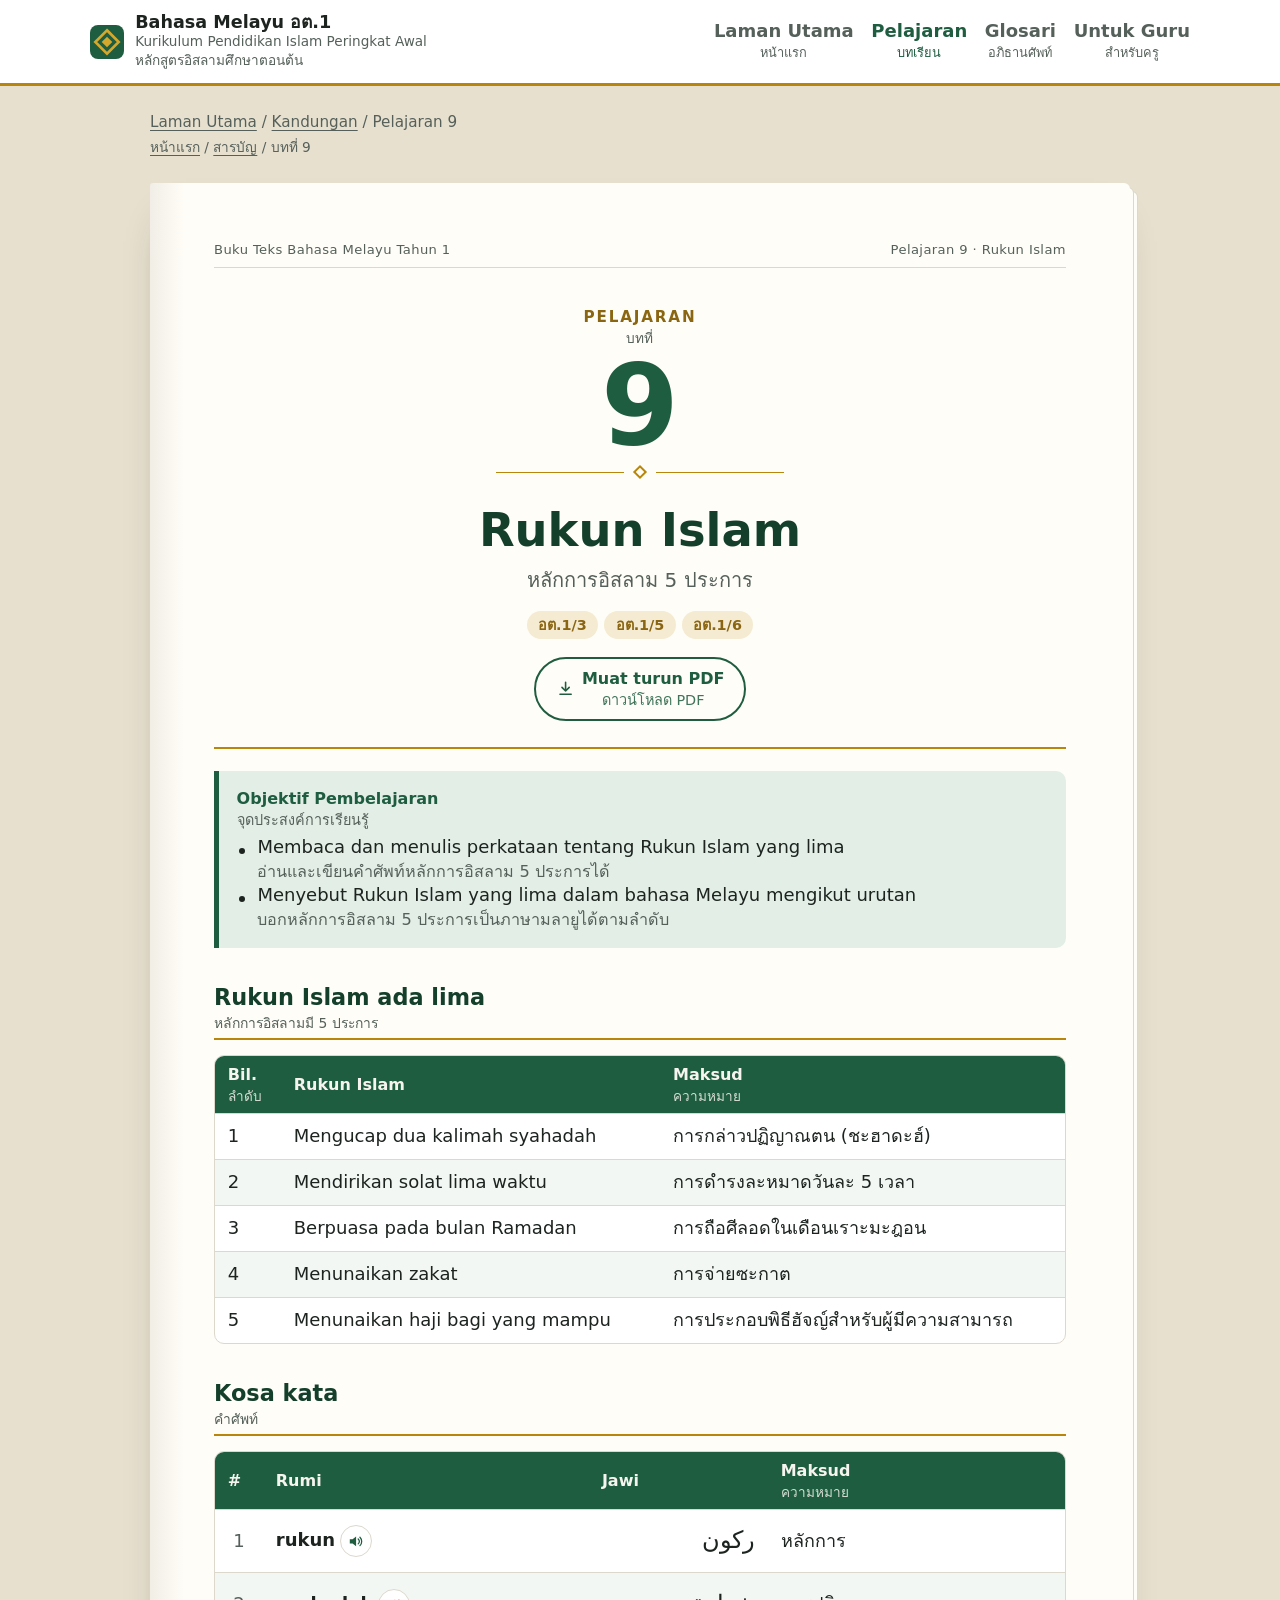
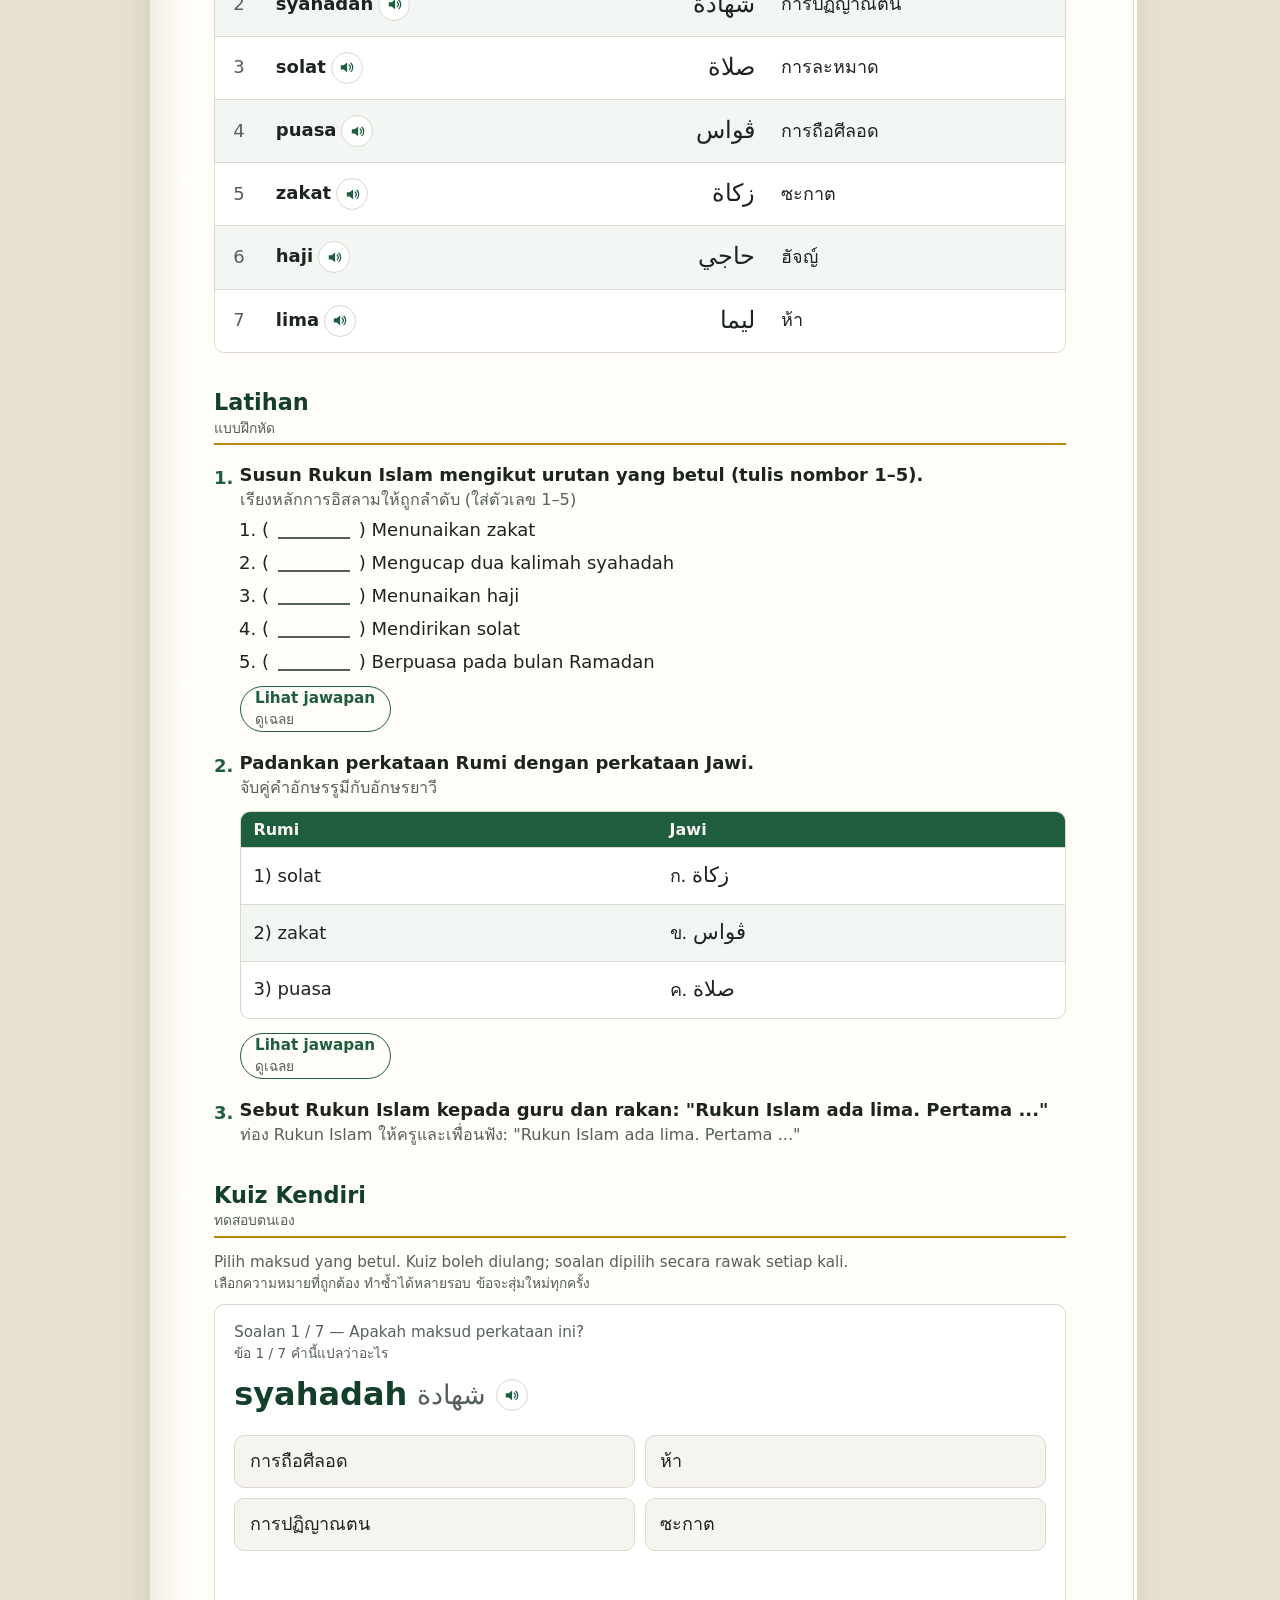
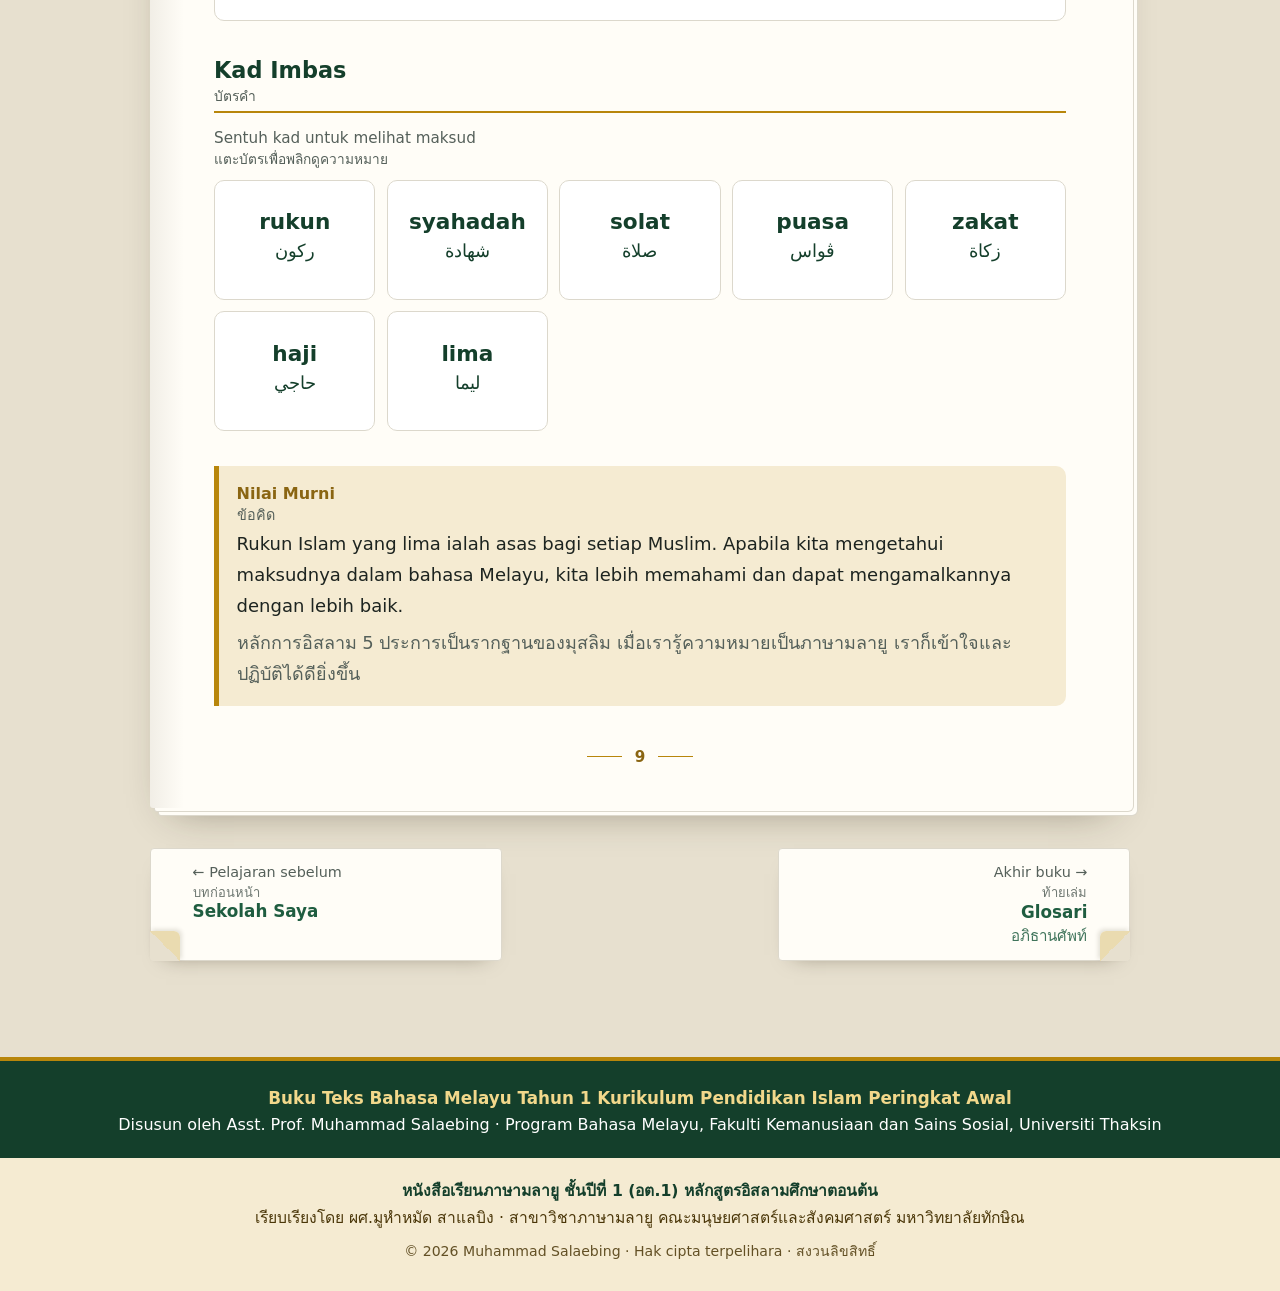
<file: pelajaran/09.html>
<!doctype html>
<html lang="th">
<head>
<meta charset="utf-8">
<meta name="viewport" content="width=device-width, initial-scale=1">
<meta http-equiv="Content-Security-Policy" content="default-src 'self'; script-src 'self' https://gc.zgo.at; style-src 'self' 'unsafe-inline' https://fonts.googleapis.com; font-src 'self' https://fonts.gstatic.com; img-src 'self' data: https://buku-bm-at1.goatcounter.com; connect-src 'self' https://buku-bm-at1.goatcounter.com; media-src 'self'; object-src 'none'; base-uri 'self'; form-action 'none'; upgrade-insecure-requests">
<meta name="referrer" content="strict-origin-when-cross-origin">
<title>Rukun Islam (หลักการอิสลาม 5 ประการ) — Pelajaran 9 | Buku Teks Bahasa Melayu Tahun 1 · หนังสือเรียนภาษามลายู อต.1</title>
<meta name="description" content="Pelajaran 9 Rukun Islam · บทที่ 9 หลักการอิสลาม 5 ประการ — Membaca dan menulis perkataan tentang Rukun Islam yang lima; Menyebut Rukun Islam yang lima dalam bahasa Melayu mengikut urutan. บทเรียนภาษามลายู ชั้น อต.1 พร้อมเสียงอ่าน แบบฝึกหัด และ PDF">
<link rel="canonical" href="https://salaebing-bahasa.github.io/buku-bm-at1/pelajaran/09.html">
<meta name="author" content="Muhammad Salaebing (ผศ.มูหำหมัด สาแลบิง)">
<meta property="og:type" content="website">
<meta property="og:site_name" content="Buku Teks Bahasa Melayu Tahun 1 · หนังสือเรียนภาษามลายู อต.1">
<meta property="og:title" content="Rukun Islam (หลักการอิสลาม 5 ประการ) — Pelajaran 9 | Buku Teks Bahasa Melayu Tahun 1 · หนังสือเรียนภาษามลายู อต.1">
<meta property="og:description" content="Pelajaran 9 Rukun Islam · บทที่ 9 หลักการอิสลาม 5 ประการ — Membaca dan menulis perkataan tentang Rukun Islam yang lima; Menyebut Rukun Islam yang lima dalam bahasa Melayu mengikut urutan. บทเรียนภาษามลายู ชั้น อต.1 พร้อมเสียงอ่าน แบบฝึกหัด และ PDF">
<meta property="og:url" content="https://salaebing-bahasa.github.io/buku-bm-at1/pelajaran/09.html">
<meta property="og:image" content="https://salaebing-bahasa.github.io/buku-bm-at1/assets/share.png">
<meta property="og:image:width" content="1200">
<meta property="og:image:height" content="630">
<meta property="og:locale" content="th_TH">
<meta property="og:locale:alternate" content="ms_MY">
<meta name="twitter:card" content="summary_large_image">
<script type="application/ld+json">{"@context":"https://schema.org","@type":"LearningResource","name":"Pelajaran 9: Rukun Islam (หลักการอิสลาม 5 ประการ)","description":"Membaca dan menulis perkataan tentang Rukun Islam yang lima; Menyebut Rukun Islam yang lima dalam bahasa Melayu mengikut urutan","inLanguage":["ms","th"],"learningResourceType":"Lesson","educationalLevel":"Tahun 1 (อต.1)","teaches":"Rukun Islam","author":{"@type":"Person","name":"Muhammad Salaebing","alternateName":"ผศ.มูหำหมัด สาแลบิง","jobTitle":"Assistant Professor","affiliation":{"@type":"CollegeOrUniversity","name":"Thaksin University","alternateName":"มหาวิทยาลัยทักษิณ"}},"isAccessibleForFree":true,"isPartOf":{"@type":"Book","name":"Buku Teks Bahasa Melayu Tahun 1 · หนังสือเรียนภาษามลายู อต.1","url":"https://salaebing-bahasa.github.io/buku-bm-at1/"},"encoding":{"@type":"MediaObject","encodingFormat":"application/pdf","contentUrl":"https://salaebing-bahasa.github.io/buku-bm-at1/pdf/pelajaran-09.pdf"}}</script>
<link rel="preconnect" href="https://fonts.googleapis.com"><link rel="preconnect" href="https://fonts.gstatic.com" crossorigin><link href="https://fonts.googleapis.com/css2?family=Bai+Jamjuree:wght@500;600;700&family=Noto+Naskh+Arabic:wght@400;600&family=Sarabun:ital,wght@0,400;0,600;1,400&display=swap" rel="stylesheet">
<link rel="stylesheet" href="../assets/style.css">
<link rel="icon" href="../assets/favicon.svg" type="image/svg+xml">
</head>
<body>
<a class="skip" href="#isi"><span class="bi"><span lang="ms">Langkau ke kandungan</span><span class="tr">ข้ามไปยังเนื้อหา</span></span></a>
<header class="site-head">
  <a class="brand" href="../index.html"><span class="mark" aria-hidden="true"></span><span>Bahasa Melayu อต.1<small lang="ms">Kurikulum Pendidikan Islam Peringkat Awal</small><small>หลักสูตรอิสลามศึกษาตอนต้น</small></span></a>
  <nav aria-label="Menu utama · เมนูหลัก"><a href="../index.html"><span lang="ms">Laman Utama</span><small>หน้าแรก</small></a><a href="../index.html#pelajaran" aria-current="page"><span lang="ms">Pelajaran</span><small>บทเรียน</small></a><a href="../glosari.html"><span lang="ms">Glosari</span><small>อภิธานศัพท์</small></a><a href="../index.html#guru"><span lang="ms">Untuk Guru</span><small>สำหรับครู</small></a></nav>
</header>
<main id="isi">

<nav class="crumb" aria-label="Lokasi · ตำแหน่ง"><p lang="ms"><a href="../index.html">Laman Utama</a> / <a href="../index.html#pelajaran">Kandungan</a> / <span>Pelajaran 9</span></p><p class="tr"><a href="../index.html">หน้าแรก</a> / <a href="../index.html#pelajaran">สารบัญ</a> / <span>บทที่ 9</span></p></nav>
<article class="sheet">
<p class="running" aria-hidden="true"><span lang="ms">Buku Teks Bahasa Melayu Tahun 1</span><span>Pelajaran 9 · Rukun Islam</span></p>
<header class="opener">
  <p class="op-k"><span class="bi"><span lang="ms">Pelajaran</span><span class="tr">บทที่</span></span></p>
  <p class="op-n" aria-hidden="true">9</p>
  <p class="orn" aria-hidden="true"><span></span></p>
  <h1>Rukun Islam</h1>
  <p class="th-title">หลักการอิสลาม 5 ประการ</p>
  <ul class="chips" aria-label="Petunjuk · ตัวชี้วัด"><li title="Membaca dan menulis huruf konsonan, huruf vokal, suku kata dan perkataan bahasa Melayu yang ditetapkan · อ่านและเขียน พยัญชนะ สระ พยางค์ และคำศัพท์ภาษามลายูที่กำหนด">อต.1/3</li><li title="Bertutur secara bersoal jawab menggunakan huruf, suku kata dan perkataan bahasa Melayu yang ditetapkan · พูดโต้ตอบพยัญชนะ พยางค์ และคำศัพท์ภาษามลายูที่กำหนด">อต.1/5</li><li title="Menghargai penggunaan bahasa Melayu yang ditetapkan · เห็นคุณค่าการใช้ภาษามลายูที่กำหนด">อต.1/6</li></ul>
  <a class="btn-ghost dl" href="../pdf/pelajaran-09.pdf" download="Bahasa-Melayu-AT1-Pelajaran-09.pdf"><svg viewBox="0 0 24 24" aria-hidden="true"><path d="M12 4v11m0 0-4.5-4.5M12 15l4.5-4.5M5 19h14" fill="none" stroke="currentColor" stroke-width="2" stroke-linecap="round" stroke-linejoin="round"/></svg><span class="bi"><span lang="ms">Muat turun PDF</span><span class="tr">ดาวน์โหลด PDF</span></span></a>
</header>
<aside class="box obj"><p class="box-t"><span class="bi"><span lang="ms">Objektif Pembelajaran</span><span class="tr">จุดประสงค์การเรียนรู้</span></span></p><ul><li><span class="bi"><span lang="ms">Membaca dan menulis perkataan tentang Rukun Islam yang lima</span><span class="tr">อ่านและเขียนคำศัพท์หลักการอิสลาม 5 ประการได้</span></span></li><li><span class="bi"><span lang="ms">Menyebut Rukun Islam yang lima dalam bahasa Melayu mengikut urutan</span><span class="tr">บอกหลักการอิสลาม 5 ประการเป็นภาษามลายูได้ตามลำดับ</span></span></li></ul></aside>
<section class="sec"><h3><span lang="ms">Rukun Islam ada lima</span><span class="h-th">หลักการอิสลามมี 5 ประการ</span></h3><div class="tbl"><table><thead><tr><th><span class="bi"><span lang="ms">Bil.</span><span class="tr">ลำดับ</span></span></th><th>Rukun Islam</th><th><span class="bi"><span lang="ms">Maksud</span><span class="tr">ความหมาย</span></span></th></tr></thead><tbody><tr><td>1</td><td>Mengucap dua kalimah syahadah</td><td>การกล่าวปฏิญาณตน (ชะฮาดะฮ์)</td></tr><tr><td>2</td><td>Mendirikan solat lima waktu</td><td>การดำรงละหมาดวันละ 5 เวลา</td></tr><tr><td>3</td><td>Berpuasa pada bulan Ramadan</td><td>การถือศีลอดในเดือนเราะมะฎอน</td></tr><tr><td>4</td><td>Menunaikan zakat</td><td>การจ่ายซะกาต</td></tr><tr><td>5</td><td>Menunaikan haji bagi yang mampu</td><td>การประกอบพิธีฮัจญ์สำหรับผู้มีความสามารถ</td></tr></tbody></table></div></section>
<section class="sec"><h3><span lang="ms">Kosa kata</span><span class="h-th">คำศัพท์</span></h3><div class="tbl"><table class="vocab"><thead><tr><th>#</th><th>Rumi</th><th>Jawi</th><th><span class="bi"><span lang="ms">Maksud</span><span class="tr">ความหมาย</span></span></th></tr></thead><tbody><tr><td class="n">1</td><td class="ms"><span>rukun</span><button type="button" class="say" data-say="rukun" aria-label="ฟังเสียง rukun" title="ฟังเสียง"><svg viewBox="0 0 24 24" aria-hidden="true"><path d="M4 9h4l5-4v14l-5-4H4z" fill="currentColor"/><path d="M16 8.5a5 5 0 0 1 0 7M18.5 6a8.5 8.5 0 0 1 0 12" fill="none" stroke="currentColor" stroke-width="1.8" stroke-linecap="round"/></svg></button></td><td class="jw-cell"><span class="jw" lang="ms-Arab" dir="rtl">رکون</span></td><td>หลักการ</td></tr><tr><td class="n">2</td><td class="ms"><span>syahadah</span><button type="button" class="say" data-say="syahadah" aria-label="ฟังเสียง syahadah" title="ฟังเสียง"><svg viewBox="0 0 24 24" aria-hidden="true"><path d="M4 9h4l5-4v14l-5-4H4z" fill="currentColor"/><path d="M16 8.5a5 5 0 0 1 0 7M18.5 6a8.5 8.5 0 0 1 0 12" fill="none" stroke="currentColor" stroke-width="1.8" stroke-linecap="round"/></svg></button></td><td class="jw-cell"><span class="jw" lang="ms-Arab" dir="rtl">شهادة</span></td><td>การปฏิญาณตน</td></tr><tr><td class="n">3</td><td class="ms"><span>solat</span><button type="button" class="say" data-say="solat" aria-label="ฟังเสียง solat" title="ฟังเสียง"><svg viewBox="0 0 24 24" aria-hidden="true"><path d="M4 9h4l5-4v14l-5-4H4z" fill="currentColor"/><path d="M16 8.5a5 5 0 0 1 0 7M18.5 6a8.5 8.5 0 0 1 0 12" fill="none" stroke="currentColor" stroke-width="1.8" stroke-linecap="round"/></svg></button></td><td class="jw-cell"><span class="jw" lang="ms-Arab" dir="rtl">صلاة</span></td><td>การละหมาด</td></tr><tr><td class="n">4</td><td class="ms"><span>puasa</span><button type="button" class="say" data-say="puasa" aria-label="ฟังเสียง puasa" title="ฟังเสียง"><svg viewBox="0 0 24 24" aria-hidden="true"><path d="M4 9h4l5-4v14l-5-4H4z" fill="currentColor"/><path d="M16 8.5a5 5 0 0 1 0 7M18.5 6a8.5 8.5 0 0 1 0 12" fill="none" stroke="currentColor" stroke-width="1.8" stroke-linecap="round"/></svg></button></td><td class="jw-cell"><span class="jw" lang="ms-Arab" dir="rtl">ڤواس</span></td><td>การถือศีลอด</td></tr><tr><td class="n">5</td><td class="ms"><span>zakat</span><button type="button" class="say" data-say="zakat" aria-label="ฟังเสียง zakat" title="ฟังเสียง"><svg viewBox="0 0 24 24" aria-hidden="true"><path d="M4 9h4l5-4v14l-5-4H4z" fill="currentColor"/><path d="M16 8.5a5 5 0 0 1 0 7M18.5 6a8.5 8.5 0 0 1 0 12" fill="none" stroke="currentColor" stroke-width="1.8" stroke-linecap="round"/></svg></button></td><td class="jw-cell"><span class="jw" lang="ms-Arab" dir="rtl">زکاة</span></td><td>ซะกาต</td></tr><tr><td class="n">6</td><td class="ms"><span>haji</span><button type="button" class="say" data-say="haji" aria-label="ฟังเสียง haji" title="ฟังเสียง"><svg viewBox="0 0 24 24" aria-hidden="true"><path d="M4 9h4l5-4v14l-5-4H4z" fill="currentColor"/><path d="M16 8.5a5 5 0 0 1 0 7M18.5 6a8.5 8.5 0 0 1 0 12" fill="none" stroke="currentColor" stroke-width="1.8" stroke-linecap="round"/></svg></button></td><td class="jw-cell"><span class="jw" lang="ms-Arab" dir="rtl">حاجي</span></td><td>ฮัจญ์</td></tr><tr><td class="n">7</td><td class="ms"><span>lima</span><button type="button" class="say" data-say="lima" aria-label="ฟังเสียง lima" title="ฟังเสียง"><svg viewBox="0 0 24 24" aria-hidden="true"><path d="M4 9h4l5-4v14l-5-4H4z" fill="currentColor"/><path d="M16 8.5a5 5 0 0 1 0 7M18.5 6a8.5 8.5 0 0 1 0 12" fill="none" stroke="currentColor" stroke-width="1.8" stroke-linecap="round"/></svg></button></td><td class="jw-cell"><span class="jw" lang="ms-Arab" dir="rtl">ليما</span></td><td>ห้า</td></tr></tbody></table></div></section>
<section class="sec" id="latihan"><h3><span lang="ms">Latihan</span><span class="h-th">แบบฝึกหัด</span></h3><ol class="latihan"><li><p class="q"><span class="bi"><span lang="ms">Susun Rukun Islam mengikut urutan yang betul (tulis nombor 1–5).</span><span class="tr">เรียงหลักการอิสลามให้ถูกลำดับ (ใส่ตัวเลข 1–5)</span></span></p><ol class="items"><li>( <span class="blank" aria-label="ช่องว่าง"></span> ) Menunaikan zakat</li><li>( <span class="blank" aria-label="ช่องว่าง"></span> ) Mengucap dua kalimah syahadah</li><li>( <span class="blank" aria-label="ช่องว่าง"></span> ) Menunaikan haji</li><li>( <span class="blank" aria-label="ช่องว่าง"></span> ) Mendirikan solat</li><li>( <span class="blank" aria-label="ช่องว่าง"></span> ) Berpuasa pada bulan Ramadan</li></ol><details class="ans"><summary><span class="bi"><span lang="ms">Lihat jawapan</span><span class="tr">ดูเฉลย</span></span></summary><p>4, 1, 5, 2, 3</p></details></li><li><p class="q"><span class="bi"><span lang="ms">Padankan perkataan Rumi dengan perkataan Jawi.</span><span class="tr">จับคู่คำอักษรรูมีกับอักษรยาวี</span></span></p><div class="tbl"><table><thead><tr><th>Rumi</th><th>Jawi</th></tr></thead><tbody><tr><td>1) solat</td><td>ก.  <span class="jw" lang="ms-Arab" dir="rtl">زکاة</span></td></tr><tr><td>2) zakat</td><td>ข.  <span class="jw" lang="ms-Arab" dir="rtl">ڤواس</span></td></tr><tr><td>3) puasa</td><td>ค.  <span class="jw" lang="ms-Arab" dir="rtl">صلاة</span></td></tr></tbody></table></div><details class="ans"><summary><span class="bi"><span lang="ms">Lihat jawapan</span><span class="tr">ดูเฉลย</span></span></summary><p>1–ค, 2–ก, 3–ข</p></details></li><li><p class="q"><span class="bi"><span lang="ms">Sebut Rukun Islam kepada guru dan rakan: &quot;Rukun Islam ada lima. Pertama ...&quot;</span><span class="tr">ท่อง Rukun Islam ให้ครูและเพื่อนฟัง: &quot;Rukun Islam ada lima. Pertama ...&quot;</span></span></p></li></ol></section>

<section class="sec kuiz" id="kuiz">
  <h3><span lang="ms">Kuiz Kendiri</span><span class="h-th">ทดสอบตนเอง</span></h3>
  <p class="hint"><span class="bi"><span lang="ms">Pilih maksud yang betul. Kuiz boleh diulang; soalan dipilih secara rawak setiap kali.</span><span class="tr">เลือกความหมายที่ถูกต้อง ทำซ้ำได้หลายรอบ ข้อจะสุ่มใหม่ทุกครั้ง</span></span></p>
  <div class="quiz" data-vocab="[{&quot;ms&quot;:&quot;rukun&quot;,&quot;jw&quot;:&quot;رکون&quot;,&quot;th&quot;:&quot;หลักการ&quot;},{&quot;ms&quot;:&quot;syahadah&quot;,&quot;jw&quot;:&quot;شهادة&quot;,&quot;th&quot;:&quot;การปฏิญาณตน&quot;},{&quot;ms&quot;:&quot;solat&quot;,&quot;jw&quot;:&quot;صلاة&quot;,&quot;th&quot;:&quot;การละหมาด&quot;},{&quot;ms&quot;:&quot;puasa&quot;,&quot;jw&quot;:&quot;ڤواس&quot;,&quot;th&quot;:&quot;การถือศีลอด&quot;},{&quot;ms&quot;:&quot;zakat&quot;,&quot;jw&quot;:&quot;زکاة&quot;,&quot;th&quot;:&quot;ซะกาต&quot;},{&quot;ms&quot;:&quot;haji&quot;,&quot;jw&quot;:&quot;حاجي&quot;,&quot;th&quot;:&quot;ฮัจญ์&quot;},{&quot;ms&quot;:&quot;lima&quot;,&quot;jw&quot;:&quot;ليما&quot;,&quot;th&quot;:&quot;ห้า&quot;}]"></div>
</section>
<section class="sec" id="kad">
  <h3><span lang="ms">Kad Imbas</span><span class="h-th">บัตรคำ</span></h3>
  <p class="hint"><span class="bi"><span lang="ms">Sentuh kad untuk melihat maksud</span><span class="tr">แตะบัตรเพื่อพลิกดูความหมาย</span></span></p>
  <div class="cards" data-vocab="[{&quot;ms&quot;:&quot;rukun&quot;,&quot;jw&quot;:&quot;رکون&quot;,&quot;th&quot;:&quot;หลักการ&quot;},{&quot;ms&quot;:&quot;syahadah&quot;,&quot;jw&quot;:&quot;شهادة&quot;,&quot;th&quot;:&quot;การปฏิญาณตน&quot;},{&quot;ms&quot;:&quot;solat&quot;,&quot;jw&quot;:&quot;صلاة&quot;,&quot;th&quot;:&quot;การละหมาด&quot;},{&quot;ms&quot;:&quot;puasa&quot;,&quot;jw&quot;:&quot;ڤواس&quot;,&quot;th&quot;:&quot;การถือศีลอด&quot;},{&quot;ms&quot;:&quot;zakat&quot;,&quot;jw&quot;:&quot;زکاة&quot;,&quot;th&quot;:&quot;ซะกาต&quot;},{&quot;ms&quot;:&quot;haji&quot;,&quot;jw&quot;:&quot;حاجي&quot;,&quot;th&quot;:&quot;ฮัจญ์&quot;},{&quot;ms&quot;:&quot;lima&quot;,&quot;jw&quot;:&quot;ليما&quot;,&quot;th&quot;:&quot;ห้า&quot;}]"></div>
</section>
<aside class="box nilai"><p class="box-t"><span class="bi"><span lang="ms">Nilai Murni</span><span class="tr">ข้อคิด</span></span></p><p lang="ms">Rukun Islam yang lima ialah asas bagi setiap Muslim. Apabila kita mengetahui maksudnya dalam bahasa Melayu, kita lebih memahami dan dapat mengamalkannya dengan lebih baik.</p><p class="tr nilai-th">หลักการอิสลาม 5 ประการเป็นรากฐานของมุสลิม เมื่อเรารู้ความหมายเป็นภาษามลายู เราก็เข้าใจและปฏิบัติได้ดียิ่งขึ้น</p></aside>
<p class="folio" aria-hidden="true"><span>9</span></p>
</article>
<nav class="pager" aria-label="Pelajaran sebelum dan seterusnya · บทก่อนหน้าและถัดไป">
  <a class="prev" href="08.html" rel="prev"><small><span class="bi"><span lang="ms">← Pelajaran sebelum</span><span class="tr">บทก่อนหน้า</span></span></small>Sekolah Saya</a>
  <a class="next" href="../glosari.html"><small><span class="bi"><span lang="ms">Akhir buku →</span><span class="tr">ท้ายเล่ม</span></span></small><span class="bi"><span lang="ms">Glosari</span><span class="tr">อภิธานศัพท์</span></span></a>
</nav>
<p class="swipe-hint"><span class="bi"><span lang="ms">Leret ke kiri atau ke kanan untuk menukar pelajaran</span><span class="tr">ปัดซ้ายหรือขวาเพื่อเปลี่ยนบท</span></span></p>
</main>
<footer class="site-foot">
  <div class="foot-ms" lang="ms">
    <p>Buku Teks Bahasa Melayu Tahun 1 Kurikulum Pendidikan Islam Peringkat Awal</p>
    <p>Disusun oleh Asst. Prof. Muhammad Salaebing · Program Bahasa Melayu, Fakulti Kemanusiaan dan Sains Sosial, Universiti Thaksin</p>
  </div>
  <div class="foot-th">
    <p>หนังสือเรียนภาษามลายู ชั้นปีที่ 1 (อต.1) หลักสูตรอิสลามศึกษาตอนต้น</p>
    <p>เรียบเรียงโดย ผศ.มูหำหมัด สาแลบิง · สาขาวิชาภาษามลายู คณะมนุษยศาสตร์และสังคมศาสตร์ มหาวิทยาลัยทักษิณ</p>
    <p class="copy">© 2026 Muhammad Salaebing · <span lang="ms">Hak cipta terpelihara</span> · สงวนลิขสิทธิ์</p>
  </div>
</footer>
<script src="../assets/app.js"></script>
<script data-goatcounter="https://buku-bm-at1.goatcounter.com/count" async src="https://gc.zgo.at/count.js"></script>
</body>
</html>
</file>
<file: assets/style.css>
/* Bahasa Melayu อต.1 — hijau pandan + emas */
:root {
  --paper: #F6F4EE;
  --surface: #FFFFFF;
  --ink: #1D2420;
  --ink-soft: #55605A;
  --green: #1F5D40;
  --green-deep: #143F2B;
  --green-soft: #E3EEE7;
  --gold: #8A6512;
  --gold-line: #B8860B;
  --gold-soft: #F5EBD2;
  --line: #DCD8CC;
  --desk: #E7E0CF;
  --sheet: #FFFDF7;
  --fold: #EADBB0;
  --ok: #1F6B3F;
  --ok-bg: #DFF0E5;
  --no: #9B2C2C;
  --no-bg: #F7E3E3;
  --radius: 10px;
  --measure: 72ch;
  --f-head: "Bai Jamjuree", "Sarabun", system-ui, sans-serif;
  --f-body: "Sarabun", system-ui, sans-serif;
  --f-jawi: "Noto Naskh Arabic", "Traditional Arabic", serif;
  color-scheme: light;
}
@media (prefers-color-scheme: dark) {
  :root:not([data-theme="light"]) {
    --paper: #141A17; --surface: #1C2420; --ink: #EAF0EC; --ink-soft: #B3BFB8;
    --green: #8FD1AE; --green-deep: #BFE8D1; --green-soft: #22352B;
    --gold: #E3C06A; --gold-line: #B8913A; --gold-soft: #3A3120; --line: #33403A;
    --desk: #0D1310; --sheet: #19211D; --fold: #4A3F26;
    --ok: #8FD3A6; --ok-bg: #1F3A29; --no: #F0A3A3; --no-bg: #4A2323;
    color-scheme: dark;
  }
}
:root[data-theme="dark"] {
  --paper: #141A17; --surface: #1C2420; --ink: #EAF0EC; --ink-soft: #B3BFB8;
  --green: #8FD1AE; --green-deep: #BFE8D1; --green-soft: #22352B;
  --gold: #E3C06A; --gold-line: #B8913A; --gold-soft: #3A3120; --line: #33403A;
  --desk: #0D1310; --sheet: #19211D; --fold: #4A3F26;
  --ok: #8FD3A6; --ok-bg: #1F3A29; --no: #F0A3A3; --no-bg: #4A2323;
  color-scheme: dark;
}

* { box-sizing: border-box; }
html { scroll-behavior: smooth; -webkit-text-size-adjust: 100%; }
body { margin: 0; background: var(--desk); color: var(--ink); font: 400 1.125rem/1.7 var(--f-body); }
a { color: var(--green); text-underline-offset: 3px; }
h1, h2, h3, h4 { font-family: var(--f-head); line-height: 1.3; color: var(--green-deep); }
strong { font-weight: 600; }
.jw, [lang="ms-Arab"] { font-family: var(--f-jawi); font-size: 1.15em; line-height: 2; unicode-bidi: isolate; }
:focus-visible { outline: 3px solid var(--gold-line); outline-offset: 2px; border-radius: 4px; }

.skip { position: absolute; left: -999px; top: 0; background: var(--green); color: #fff; padding: .5rem 1rem; z-index: 10; }
.skip:focus { left: 1rem; }

/* หัวและท้ายเว็บ */
.site-head { display: flex; flex-wrap: wrap; gap: .5rem 1.5rem; align-items: center; justify-content: space-between; padding: .75rem max(16px, calc((100% - 1100px) / 2)); background: var(--surface); border-bottom: 3px solid var(--gold-line); }
.brand { display: flex; gap: .7rem; align-items: center; text-decoration: none; color: var(--ink); font: 600 1.1rem/1.2 var(--f-head); }
.brand small { display: block; font: 400 .85rem var(--f-body); color: var(--ink-soft); }
.mark { width: 34px; height: 34px; border-radius: 8px; background: var(--green) url("favicon.svg") center/cover; flex: none; }
.site-head nav { display: flex; gap: 1.1rem; flex-wrap: wrap; }
.site-head nav a { text-decoration: none; color: var(--ink-soft); font-weight: 600; display: flex; flex-direction: column; align-items: center; line-height: 1.2; }
.site-head nav a small { font: 400 .8rem var(--f-body); }
.site-head nav a:hover, .site-head nav a[aria-current] { color: var(--green); }
/* สองภาษา: มลายูก่อน ไทยตามหลัง */
.tr { color: var(--ink-soft); font-weight: 400; }
.bi { display: inline-flex; flex-direction: column; vertical-align: top; line-height: 1.35; }
.bi > .tr { font-size: .9em; margin-top: .1rem; }
.btn .bi, .btn-ghost .bi { align-items: center; }
.btn, .btn-ghost { border-radius: 16px; }
.word-foot .btn-ghost { min-width: 9rem; justify-content: center; }
th .bi > .tr { color: inherit; opacity: .85; font-size: .85em; }
.crumb p { margin: 0; }
.crumb p.tr { font-size: .9em; }
.pager .bi { display: flex; }
.pager .next .bi { align-items: flex-end; }
.skip .tr { color: inherit; }
.btn .tr, .btn-ghost .tr, .pager .tr { color: inherit; opacity: .85; }
.h-th { display: block; font: 500 .62em/1.4 var(--f-body); color: var(--ink-soft); margin-top: .1rem; }
.dw { margin: 0 0 1rem; }
.dw p { margin: 0; }
.dw p.tr { margin-top: .3rem; }
.dw.lede p.tr { font-size: 1rem; }
.guru li p { margin: 0; }
.guru li p.tr { margin: .2rem 0 .7rem; }
.td-th { display: block; color: var(--ink-soft); font-size: .95em; }
.sc-th { display: block; font-size: .6em; color: var(--ink-soft); }
main { max-width: 1100px; margin: 0 auto; padding: 1.5rem 16px 3rem; }
/* ท้ายเว็บ: แถบมลายู (เขียวเข้ม) + แถบไทย (ทองอ่อน) */
.site-foot { margin-top: 2rem; text-align: center; border-top: 4px solid #B8860B; }
.site-foot p { margin: .15rem 0; }
.site-foot .foot-ms { background: #143F2B; color: #FFFFFF; padding: 1.3rem 16px 1.1rem; }
.site-foot .foot-ms p { font: 500 1rem/1.55 var(--f-head); color: #FFFFFF; }
.site-foot .foot-ms p:first-child { font-weight: 600; font-size: 1.05rem; color: #F2D88B; }
.site-foot .foot-th { background: #F5EBD2; padding: 1.1rem 16px 1.6rem; }
.site-foot .foot-th p { font: 400 .98rem/1.6 var(--f-body); color: #4A3608; }
.site-foot .foot-th p:first-child { font-weight: 600; color: #143F2B; }
.site-foot .foot-th p.copy { margin-top: .6rem; font-size: .88rem; opacity: .85; }

/* ปุ่ม */
.btn, .btn-ghost { display: inline-flex; align-items: center; gap: .45rem; border-radius: 999px; padding: .55rem 1.2rem; font: 600 1rem var(--f-body); text-decoration: none; cursor: pointer; border: 2px solid var(--green); }
.btn { background: var(--green); color: var(--paper); }
.btn-ghost { background: transparent; color: var(--green); }
.btn:hover { background: var(--green-deep); border-color: var(--green-deep); }
.btn-ghost:hover { background: var(--green-soft); }
.btn-ghost svg { width: 1.2em; height: 1.2em; }
.actions { display: flex; flex-wrap: wrap; gap: .75rem; margin-top: 1.25rem; }

/* หน้าแรก */
.hero { display: grid; grid-template-columns: 1.4fr 1fr; gap: 2rem; align-items: center; padding: 1.5rem 0 2rem; }
.kicker { margin: 0 0 .3rem; color: var(--gold); font: 600 .95rem var(--f-head); letter-spacing: .02em; }
.hero h1 { font-size: clamp(2rem, 5vw, 3rem); margin: 0; }
.ms-title { display: block; font-size: .55em; color: var(--gold); font-weight: 600; margin-top: .3rem; }
.jw-title { font-size: 1.8rem; margin: .3rem 0 0; color: var(--green); text-align: left; }
.lede { font-size: 1.15rem; color: var(--ink-soft); max-width: 52ch; }
.word { margin: 0; background: var(--surface); border: 1px solid var(--line); border-top: 6px solid var(--green); border-radius: var(--radius); padding: 1.25rem 1.5rem; text-align: center; }
.word-label { margin: 0; color: var(--ink-soft); font-size: .95rem; }
.w-ms { font: 700 2.4rem/1.2 var(--f-head); color: var(--green-deep); margin: .6rem 0 0; overflow-wrap: anywhere; }
.w-jw { font-size: 2rem; margin: 0; min-height: 1.5em; }
.w-th { font-size: 1.2rem; margin: 0 0 .8rem; }
.word-foot { display: flex; gap: .6rem; justify-content: center; flex-wrap: wrap; }

.block { margin-top: 2.5rem; }
.block h2 { font-size: 1.6rem; border-bottom: 2px solid var(--gold-line); padding-bottom: .3rem; }
.prose { max-width: var(--measure); }
.unit-cards { list-style: none; padding: 0; margin: 0; display: grid; grid-template-columns: repeat(auto-fill, minmax(230px, 1fr)); gap: .9rem; }
.unit-cards a { display: grid; grid-template-columns: auto 1fr; gap: 0 .9rem; height: 100%; padding: 1rem 1.1rem; background: var(--surface); border: 1px solid var(--line); border-radius: var(--radius); text-decoration: none; color: var(--ink); transition: border-color .15s, transform .15s; }
.unit-cards a:hover { border-color: var(--green); transform: translateY(-2px); }
.c-num { grid-row: span 2; width: 2.4rem; height: 2.4rem; border-radius: 50%; background: var(--green); color: var(--paper); display: grid; place-items: center; font: 700 1.2rem var(--f-head); }
.c-title { font: 600 1.1rem/1.35 var(--f-head); color: var(--green-deep); }
.c-th { color: var(--ink-soft); font-size: 1rem; }
.map .code { white-space: nowrap; font-weight: 600; }
.map td:last-child { white-space: nowrap; }
.map td:last-child a { display: inline-block; min-width: 1.6rem; text-align: center; }

/* หน้าบทเรียน */
.crumb { font-size: .95rem; color: var(--ink-soft); }
.crumb a { color: var(--ink-soft); }
.unit-head { margin: 1rem 0 1.25rem; }
.unit-head h1 { font-size: clamp(1.9rem, 5vw, 2.6rem); margin: 0; }
.th-title { font-size: 1.25rem; color: var(--ink-soft); margin: .1rem 0 .6rem; }
.chips { list-style: none; padding: 0; margin: 0; display: flex; flex-wrap: wrap; gap: .4rem; }
.chips li { background: var(--gold-soft); color: var(--gold); border-radius: 999px; padding: .1rem .7rem; font-size: .9rem; font-weight: 600; cursor: help; }
.sec { margin-top: 2.2rem; }
.sec > h3 { font-size: 1.4rem; border-bottom: 2px solid var(--gold-line); padding-bottom: .3rem; margin-bottom: .9rem; }
.sec h4 { font-size: 1.2rem; text-align: center; margin: .2rem 0 .6rem; }
.hint { color: var(--ink-soft); font-size: .95rem; margin: .2rem 0 .7rem; }

.box { background: var(--green-soft); border-left: 5px solid var(--green); border-radius: 0 var(--radius) var(--radius) 0; padding: .8rem 1.1rem; margin: 1rem 0; }
.box p { margin: .25rem 0; }
.box ul { margin: .3rem 0; padding-left: 1.3rem; }
.box-t { font: 600 1rem var(--f-head); color: var(--green); }
.box.note, .box.nilai { background: var(--gold-soft); border-left-color: var(--gold-line); }
.box.note .box-t, .box.nilai .box-t { color: var(--gold); }
.box.nilai { margin-top: 2.2rem; }
.box.nilai .nilai-th { margin-top: .45rem; }

/* ตาราง */
.tbl { overflow-x: auto; margin: .8rem 0; border: 1px solid var(--line); border-radius: var(--radius); background: var(--surface); }
table { width: 100%; border-collapse: collapse; }
th { background: var(--green); color: var(--paper); text-align: left; font: 600 1rem var(--f-head); padding: .5rem .8rem; }
:root[data-theme="dark"] th { color: #10261A; }
@media (prefers-color-scheme: dark) { :root:not([data-theme="light"]) th { color: #10261A; } }
td { padding: .45rem .8rem; border-top: 1px solid var(--line); vertical-align: middle; }
tbody tr:nth-child(even) td { background: color-mix(in srgb, var(--green-soft) 45%, transparent); }
td.n { width: 3rem; color: var(--ink-soft); text-align: center; }
td.b { font-weight: 600; }
td.big { font-size: 1.9rem; text-align: center; font-weight: 600; color: var(--green-deep); white-space: nowrap; }
td.jw-cell { text-align: right; font-size: 1.15rem; white-space: nowrap; }
td.jw-cell .jw { font-size: 1.3em; }
td.big.jw-cell { text-align: center; }
td.big.jw-cell .jw { font-size: 1.2em; }
td.ms { font-weight: 600; white-space: nowrap; }
td.ms > span { margin-right: .3rem; }

/* ปุ่มฟังเสียง */
.say { display: inline-grid; place-items: center; width: 2rem; height: 2rem; padding: 0; vertical-align: middle; border: 1px solid var(--line); border-radius: 50%; background: var(--surface); color: var(--green); cursor: pointer; }
.say svg { width: 1.05rem; height: 1.05rem; }
.say:hover, .say.on { background: var(--green); color: var(--paper); border-color: var(--green); }
.no-voice .say, .no-voice .say-long, .no-voice #w-say { display: none; }
.say-long { margin-top: .5rem; }

/* ตารางตัวอักษร */
.letters { list-style: none; padding: 0; margin: 0; display: grid; grid-template-columns: repeat(var(--cols), minmax(0, 1fr)); gap: .5rem; }
.letters.rtl { direction: rtl; }
.tile { width: 100%; display: flex; flex-direction: column; align-items: center; justify-content: center; gap: .1rem; min-height: 5.2rem; padding: .4rem .2rem; background: var(--surface); border: 1px solid var(--line); border-radius: var(--radius); cursor: pointer; color: var(--green-deep); font: inherit; }
.tile:hover, .tile.on { border-color: var(--green); background: var(--green-soft); }
.glyph { font: 700 2rem/1.2 var(--f-head); }
.tile.is-jw .glyph { font: 600 2.3rem/1.5 var(--f-jawi); }
.nm { font-size: .9rem; color: var(--ink-soft); direction: ltr; }

/* บทสนทนา เรื่องอ่าน ปันตุน */
.dialog { margin: 1rem 0; background: var(--surface); border: 1px solid var(--line); border-radius: var(--radius); padding: .7rem 1rem; }
.dialog figcaption { color: var(--ink-soft); font-size: .95rem; margin-bottom: .4rem; }
.turn { display: grid; grid-template-columns: 6.5rem 1fr; gap: .8rem; padding: .3rem 0; align-items: baseline; }
.turn + .turn { border-top: 1px dashed var(--line); }
.who { font-weight: 600; color: var(--gold); }
.reading { background: var(--surface); border: 1px solid var(--line); border-radius: var(--radius); padding: 1rem 1.3rem; margin: 1rem 0; }
.reading p { text-indent: 2em; margin: .3rem 0; font-size: 1.2rem; line-height: 1.85; }
.pantun { margin: 1rem auto; width: fit-content; max-width: 100%; font-style: italic; font-size: 1.15rem; border-left: 4px solid var(--gold-line); padding: .3rem 1rem; }
.bul { padding-left: 1.3rem; }
.bul li { margin: .3rem 0; }

/* แบบฝึกหัด */
.latihan { padding-left: 1.6rem; }
.latihan > li { margin-bottom: 1.2rem; }
.latihan > li::marker { font-weight: 700; color: var(--green); }
.q { font-weight: 600; margin: 0 0 .3rem; }
.items { padding-left: 1.4rem; margin: .2rem 0; list-style: decimal; }
.items li { margin: .15rem 0; }
.blank { display: inline-block; width: 4.5rem; border-bottom: 2px solid var(--ink-soft); margin: 0 .2rem; vertical-align: -.15em; }
.write { height: calc(var(--n) * 2.2rem); background: repeating-linear-gradient(transparent 0 calc(2.2rem - 1px), var(--line) calc(2.2rem - 1px) 2.2rem); margin: .4rem 0; max-width: 40rem; }
.ans { margin-top: .4rem; }
.ans summary { display: inline-block; cursor: pointer; color: var(--green); font-weight: 600; border: 1px solid var(--green); border-radius: 999px; padding: .1rem .9rem; font-size: .95rem; list-style: none; }
.ans summary::-webkit-details-marker { display: none; }
.ans[open] summary { background: var(--green); color: var(--paper); }
.ans p { background: var(--ok-bg); color: var(--ok); border-radius: var(--radius); padding: .5rem .9rem; margin: .5rem 0 0; }

/* ทดสอบตนเอง */
.quiz { background: var(--surface); border: 1px solid var(--line); border-radius: var(--radius); padding: 1.1rem 1.2rem; }
.qz-prog { color: var(--ink-soft); font-size: .95rem; margin: 0; }
.qz-word { font: 700 2rem/1.3 var(--f-head); color: var(--green-deep); margin: .3rem 0; display: flex; gap: .6rem; align-items: center; flex-wrap: wrap; }
.qz-word .jw { font-size: .85em; font-weight: 400; color: var(--ink-soft); }
.qz-opts { display: grid; grid-template-columns: repeat(2, minmax(0, 1fr)); gap: .6rem; margin: .8rem 0; }
.qz-opts button { font: inherit; text-align: left; padding: .65rem .9rem; border-radius: var(--radius); border: 1px solid var(--line); background: var(--paper); color: var(--ink); cursor: pointer; }
.qz-opts button:hover:not(:disabled) { border-color: var(--green); }
.qz-opts button.right { background: var(--ok-bg); border-color: var(--ok); color: var(--ok); font-weight: 600; }
.qz-opts button.wrong { background: var(--no-bg); border-color: var(--no); color: var(--no); }
.qz-fb { min-height: 1.7em; margin: 0 0 .5rem; font-weight: 600; }
.qz-score { font: 700 1.6rem var(--f-head); color: var(--green); margin: .2rem 0 .8rem; }

/* บัตรคำ */
.cards { display: grid; grid-template-columns: repeat(auto-fill, minmax(160px, 1fr)); gap: .7rem; }
.card { perspective: 800px; height: 7.5rem; border: 0; padding: 0; background: none; cursor: pointer; font: inherit; color: inherit; }
.card-in { position: relative; display: block; width: 100%; height: 100%; transition: transform .4s; transform-style: preserve-3d; }
.card.flip .card-in { transform: rotateY(180deg); }
.face { position: absolute; inset: 0; display: flex; flex-direction: column; align-items: center; justify-content: center; padding: .5rem; border-radius: var(--radius); backface-visibility: hidden; border: 1px solid var(--line); text-align: center; }
.face.front { background: var(--surface); font: 700 1.35rem var(--f-head); color: var(--green-deep); overflow-wrap: anywhere; }
.face.back { background: var(--green); color: var(--paper); transform: rotateY(180deg); font-size: 1.1rem; }
.face .jw { font-weight: 400; font-size: 1.1rem; }
@media (prefers-reduced-motion: reduce) { .card-in { transition: none; } .unit-cards a { transition: none; } }

/* ปุ่มบทก่อน/ถัดไป */
.pager { display: flex; justify-content: space-between; gap: 1rem; margin-top: 2.5rem; flex-wrap: wrap; }
.pager a { flex: 1 1 14rem; max-width: 22rem; padding: .8rem 1.1rem; background: var(--surface); border: 1px solid var(--line); border-radius: var(--radius); text-decoration: none; font: 600 1.05rem var(--f-head); }
.pager a:hover { border-color: var(--green); }
.pager small { display: block; font: 400 .9rem var(--f-body); color: var(--ink-soft); }
.pager .next { text-align: right; margin-left: auto; }

/* อภิธานศัพท์ */
.search { display: block; max-width: 30rem; }
.search span { display: block; font-weight: 600; margin-bottom: .3rem; }
.search input { width: 100%; font: inherit; padding: .6rem .9rem; border: 2px solid var(--line); border-radius: var(--radius); background: var(--surface); color: var(--ink); }
.search input:focus { border-color: var(--green); outline: none; }

@media (max-width: 760px) {
  body { font-size: 1.05rem; }
  .hero { grid-template-columns: 1fr; padding-top: .5rem; }
  .letters { grid-template-columns: repeat(min(var(--cols), 4), minmax(0, 1fr)); }
  .turn { grid-template-columns: 1fr; gap: 0; }
  .qz-opts { grid-template-columns: 1fr; }
  td, th { padding: .4rem .55rem; }
  td.big { font-size: 1.5rem; }
}
.dl { margin-top: .9rem; }
.dl svg { width: 1.2em; height: 1.2em; }

/* ================= รูปแบบหนังสือ ================= */
.sheet { position: relative; max-width: 980px; margin: 1.5rem auto 2.5rem; padding: clamp(1.25rem, 4.5vw, 3.6rem) clamp(1.1rem, 5vw, 4rem) clamp(1.5rem, 4vw, 2.6rem); background: var(--sheet) linear-gradient(90deg, rgba(60,40,10,.07), transparent 34px); border-radius: 3px 6px 6px 3px;
  box-shadow: 4px 4px 0 -1px var(--sheet), 4px 4px 0 0 var(--line), 8px 8px 0 -1px var(--sheet), 8px 8px 0 0 var(--line), 0 22px 40px -22px rgba(40,30,10,.45); }
.running { display: flex; justify-content: space-between; gap: 1rem; margin: 0 0 1.6rem; padding-bottom: .5rem; border-bottom: 1px solid var(--line); color: var(--ink-soft); font: 500 .82rem/1.4 var(--f-head); letter-spacing: .03em; }
.running > span:last-child { text-align: right; }
.running .bi { align-items: flex-end; }
.folio { margin: 2.6rem 0 0; display: flex; align-items: center; justify-content: center; gap: .8rem; color: var(--gold); font: 600 .95rem var(--f-head); }
.folio::before, .folio::after { content: ""; width: 2.2rem; height: 1px; background: var(--gold-line); }
.orn { display: flex; align-items: center; justify-content: center; gap: .7rem; margin: .4rem 0 1.4rem; color: var(--gold-line); }
.orn::before, .orn::after { content: ""; height: 1px; width: min(28%, 8rem); background: currentColor; }
.orn span { width: 10px; height: 10px; border: 2px solid currentColor; transform: rotate(45deg); }
.sheet-title { text-align: center; font-size: clamp(1.6rem, 4vw, 2.1rem); margin: .5rem 0 0; }
.sheet-title .h-th { font-size: .55em; }
.sign { text-align: right; margin-top: 1.8rem; font: 600 1rem/1.5 var(--f-head); color: var(--green-deep); }
.sign span { display: block; }
.sign .tr { font: 400 .92rem var(--f-body); }

/* หน้าเปิดบท */
.opener { text-align: center; padding: .8rem 0 1.6rem; margin-bottom: 1.4rem; border-bottom: 2px solid var(--gold-line); }
.op-k { margin: 0; color: var(--gold); font: 600 .95rem/1.3 var(--f-head); letter-spacing: .12em; text-transform: uppercase; }
.op-k .bi { align-items: center; }
.op-k .tr { letter-spacing: 0; text-transform: none; }
.op-n { margin: .1rem 0 0; font: 700 clamp(4.5rem, 14vw, 7rem)/1 var(--f-head); color: var(--green); }
.opener h1 { font-size: clamp(2rem, 5.5vw, 2.9rem); margin: 0; }
.opener .th-title { margin: .2rem 0 .9rem; }
.opener .chips { justify-content: center; }
.opener .dl { margin-top: 1.1rem; }
.unit-head.opener { margin-top: 0; }
.crumb { max-width: 980px; margin: 0 auto; }

/* ปก */
.cover-wrap { display: grid; grid-template-columns: minmax(0, 440px) minmax(0, 1fr); gap: clamp(1.5rem, 5vw, 3.5rem); align-items: center; padding: 1rem 0 1.5rem; max-width: 1040px; margin: 0 auto; }
.cover { position: relative; aspect-ratio: 1 / 1.414; border-radius: 4px 12px 12px 4px; color: #FFFFFF; overflow: hidden;
  background: linear-gradient(90deg, rgba(0,0,0,.38) 0, rgba(0,0,0,.08) 16px, rgba(255,255,255,.10) 18px, rgba(0,0,0,0) 26px), url("data:image/svg+xml,%3Csvg xmlns='http://www.w3.org/2000/svg' width='64' height='64' viewBox='0 0 64 64'%3E%3Cg fill='none' stroke='%23D9B45A' stroke-opacity='.30' stroke-width='1.2'%3E%3Cpath d='M32 0L64 32L32 64L0 32Z'/%3E%3Cpath d='M32 18L46 32L32 46L18 32Z'/%3E%3Cpath d='M32 26L38 32L32 38L26 32Z' fill='%23D9B45A' fill-opacity='.18'/%3E%3Cpath d='M0 0L10 10M64 0L54 10M0 64L10 54M64 64L54 54'/%3E%3C/g%3E%3C/svg%3E") 0 0/64px 64px, #143F2B;
  box-shadow: 6px 6px 0 -2px #EFE6CF, 6px 6px 0 -1px #C9BC97, 12px 22px 40px -14px rgba(20,30,20,.55); }
.cv-frame { position: absolute; inset: 22px 20px 22px 34px; border: 2px solid #D9B45A; outline: 1px solid rgba(217,180,90,.45); outline-offset: 5px; display: flex; flex-direction: column; justify-content: space-between; align-items: center; text-align: center; padding: 1.4rem 1rem; background: radial-gradient(ellipse at center, rgba(20,63,43,.92) 0 55%, rgba(20,63,43,.55) 80%); }
.cv-top, .cv-author { margin: 0; font: 600 .95rem/1.45 var(--f-head); color: #F2D88B; }
.cv-top span, .cv-author span { display: block; }
.cv-th { font: 400 .88rem var(--f-body); color: #E3EEE7; }
.cv-year { margin: 0 0 .4rem; display: inline-block; padding: .15rem .9rem; border: 1px solid #D9B45A; border-radius: 999px; color: #F2D88B; font: 600 .95rem var(--f-head); }
.cover h1 { margin: .2rem 0 .3rem; color: #FFFFFF; font: 700 clamp(2rem, 7vw, 2.7rem)/1.12 var(--f-head); }
.cv-jw { margin: 0; font: 600 clamp(1.6rem, 5.5vw, 2.1rem)/1.6 var(--f-jawi); color: #F2D88B; }
.cv-th-title { margin: .2rem 0 0; font: 600 1.15rem var(--f-body); color: #E3EEE7; }
.cover-side .lede p.tr { font-size: 1rem; }
.cover-side .word { margin-top: 1.5rem; }

/* มุมกระดาษสำหรับเปลี่ยนบท */
.pager { max-width: 980px; margin: 0 auto 1rem; }
.pager a { position: relative; background: var(--sheet); border: 1px solid var(--line); border-radius: 4px; padding: .9rem 2.6rem .9rem 1.1rem; box-shadow: 0 10px 20px -16px rgba(40,30,10,.5); transition: transform .15s; }
.pager .prev { padding: .9rem 1.1rem .9rem 2.6rem; }
.pager a::after { content: ""; position: absolute; bottom: -1px; width: 30px; height: 30px; transition: width .15s, height .15s; }
.pager .next::after { right: -1px; background: linear-gradient(315deg, var(--desk) 0 50%, var(--fold) 50%); border-radius: 6px 0 4px 0; box-shadow: -2px -2px 4px rgba(40,30,10,.12); }
.pager .prev::after { left: -1px; background: linear-gradient(45deg, var(--desk) 0 50%, var(--fold) 50%); border-radius: 0 6px 0 4px; box-shadow: 2px -2px 4px rgba(40,30,10,.12); }
.pager a:hover { transform: translateY(-2px); }
.pager a:hover::after { width: 40px; height: 40px; }
.swipe-hint { display: none; text-align: center; color: var(--ink-soft); font-size: .9rem; margin: .5rem 0 0; }
.swipe-hint .bi { align-items: center; }
@media (pointer: coarse) { .swipe-hint { display: block; } }
main.turn-next .sheet { animation: turnNext .22s ease-in forwards; }
main.turn-prev .sheet { animation: turnPrev .22s ease-in forwards; }
@keyframes turnNext { to { transform: translateX(-12%) rotateY(8deg); opacity: 0; } }
@keyframes turnPrev { to { transform: translateX(12%) rotateY(-8deg); opacity: 0; } }
@media (prefers-reduced-motion: reduce) { main.turn-next .sheet, main.turn-prev .sheet { animation: none; } .pager a, .pager a::after { transition: none; } }

/* สารบัญ */
.toc { list-style: none; margin: 0 auto; padding: 0; max-width: 46rem; }
.toc li + li { border-top: 1px dotted var(--line); }
.toc a { display: grid; grid-template-columns: 7.2rem minmax(0, auto) 1fr auto; align-items: end; gap: .2rem .8rem; padding: .7rem .2rem; text-decoration: none; color: var(--ink); }
.toc a:hover .toc-t > :first-child, .toc a:hover .toc-t { color: var(--green); }
.toc-k { font: 600 .85rem/1.3 var(--f-head); color: var(--gold); }
.toc-t { font: 600 1.12rem/1.3 var(--f-head); color: var(--green-deep); }
.toc-t small { display: block; font: 400 .92rem var(--f-body); color: var(--ink-soft); }
.toc-dots { border-bottom: 2px dotted var(--line); margin-bottom: .45rem; min-width: 1rem; }
.toc-pg { font: 700 1.1rem var(--f-head); color: var(--green); min-width: 2.2rem; text-align: right; }
.toc-front a { grid-template-columns: minmax(0, auto) 1fr auto; }
.toc-front .toc-pg { font-style: italic; color: var(--gold); font-weight: 600; }
.toc li:nth-child(3) { border-bottom: 2px solid var(--gold-line); }

@media (max-width: 760px) {
  .cover-wrap { grid-template-columns: 1fr; }
  .cover { max-width: 420px; width: 100%; margin: 0 auto; }
  .toc a { grid-template-columns: minmax(0, 1fr) auto; }
  .toc-k { grid-column: 1 / -1; }
  .toc-dots { display: none; }
  .running > span:first-child { display: none; }
  .running { justify-content: center; }
  .running .bi { align-items: center; }
  .sheet { box-shadow: 3px 3px 0 -1px var(--sheet), 3px 3px 0 0 var(--line), 0 18px 30px -20px rgba(40,30,10,.45); }
}

/* ภาพประกอบคำศัพท์ */
.vocab .pic-c { width: 4.6rem; text-align: center; }
.vocab td.pic-c .pic { display: block; margin: 0 auto; width: 52px; height: 52px; }
td.ms .pic { vertical-align: middle; margin-right: .45rem; }
.face.front .pic { display: block; margin: 0 auto .25rem; width: 56px; height: 56px; }
.f-ms { display: block; }
.card:has(.pic) { height: 10rem; }
@media (max-width: 520px) {
  .vocab .pic-c { width: 2.8rem; padding-left: .3rem; padding-right: .3rem; }
  .vocab td.pic-c .pic { width: 36px; height: 36px; }
  .vocab th.pic-c .bi > .tr { display: none; }
  .vocab td, .vocab th { padding-left: .45rem; padding-right: .45rem; }
  .vocab td.n { padding-right: 0; }
  .vocab:has(.pic-c) td.n, .vocab:has(.pic-c) th:first-child { display: none; }
  .vocab:has(.pic-c) td.ms { white-space: normal; }
  .vocab:has(.pic-c) td.ms > span { display: block; margin: 0 0 .2rem; }
  .vocab th.pic-c { font-size: .78rem; }
  .vocab th .tr { white-space: nowrap; }
}
.w-pic { display: block; margin: .6rem auto 0; width: 84px; height: 84px; }
.w-pic[hidden] { display: none; }
@media print {
  @page { size: A4; margin: 14mm 14mm 16mm; }
  :root { --paper: #fff; --surface: #fff; }
  .site-head nav, .say, .say-long, .kuiz, #kad, .pager, .site-foot, .skip, .crumb, .dl, .hint, .ans { display: none !important; }
  body { background: #fff; font-size: 11.5pt; }
  .site-head { padding: 0 0 .4rem; }
  main { padding: .8rem 0 0; max-width: none; }
  .unit-head h1 { font-size: 24pt; }
  .sec { margin-top: 1.2rem; }
  .sec > h3, h4 { break-after: avoid; }
  .box, tr, .tile, .dialog, .reading, .pantun, .latihan > li, .vocab tr { break-inside: avoid; }
  .tbl { overflow: visible; }
  .unit-cards a, .tile { transform: none; }
  * { -webkit-print-color-adjust: exact; print-color-adjust: exact; }
  .sheet { box-shadow: none; background: #fff; padding: 0; margin: 0; max-width: none; border-radius: 0; }
  .running, .folio, .swipe-hint { display: none !important; }
  .opener { padding-top: 0; }
  .op-n { font-size: 54pt; }
}
@media (max-width: 480px) {
  .site-head nav { display: grid; grid-template-columns: repeat(4, 1fr); gap: .3rem; width: 100%; }
  .site-head nav a { font-size: .9rem; text-align: center; }
  .site-head nav a small { font-size: .72rem; }
}

/* รายการอ้างอิง (Rujukan) — ย่อหน้าแบบแขวน ตามรูปแบบ APA */
.refs { list-style: none; padding: 0; margin: 1.2rem 0 0; max-width: var(--measure); }
.refs li { padding-left: 2.2em; text-indent: -2.2em; margin: 0 0 .85rem; line-height: 1.65; overflow-wrap: anywhere; }
@media print { .refs a { color: inherit; text-decoration: none; } }
</file>
